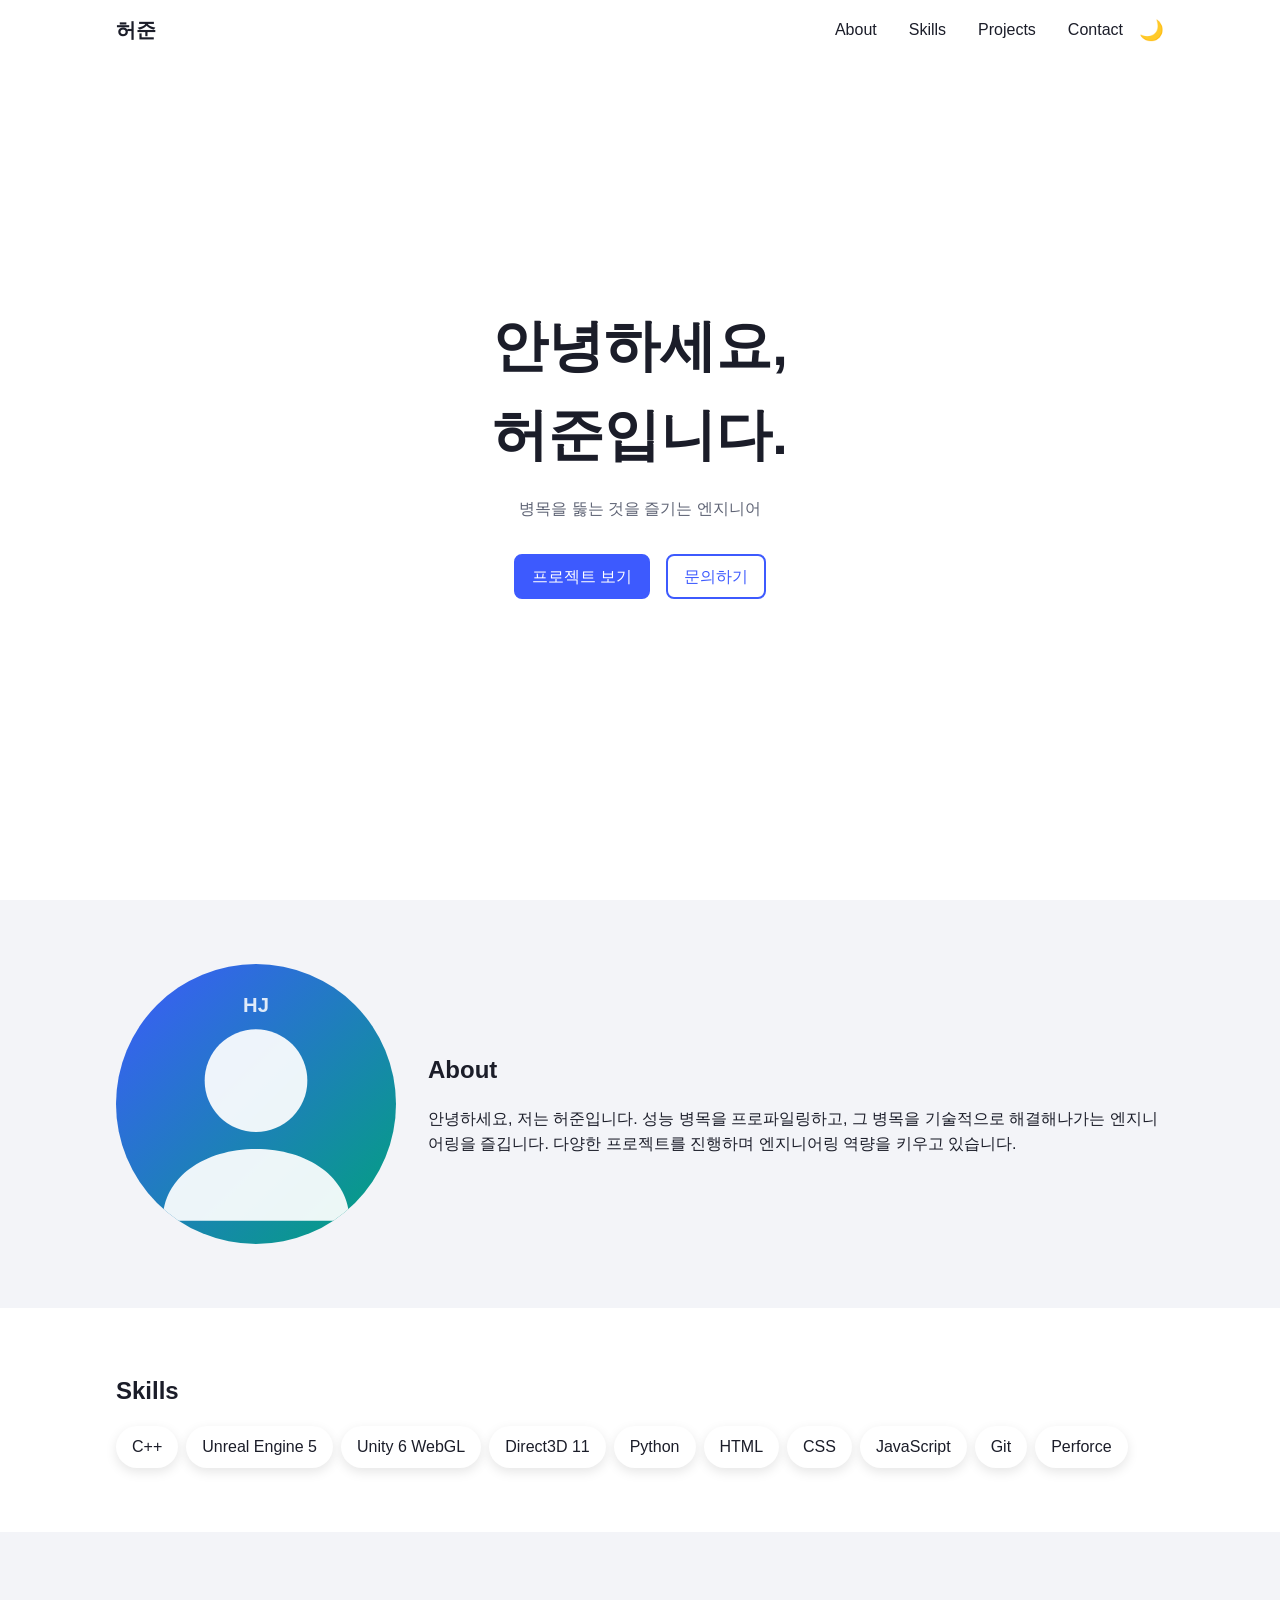
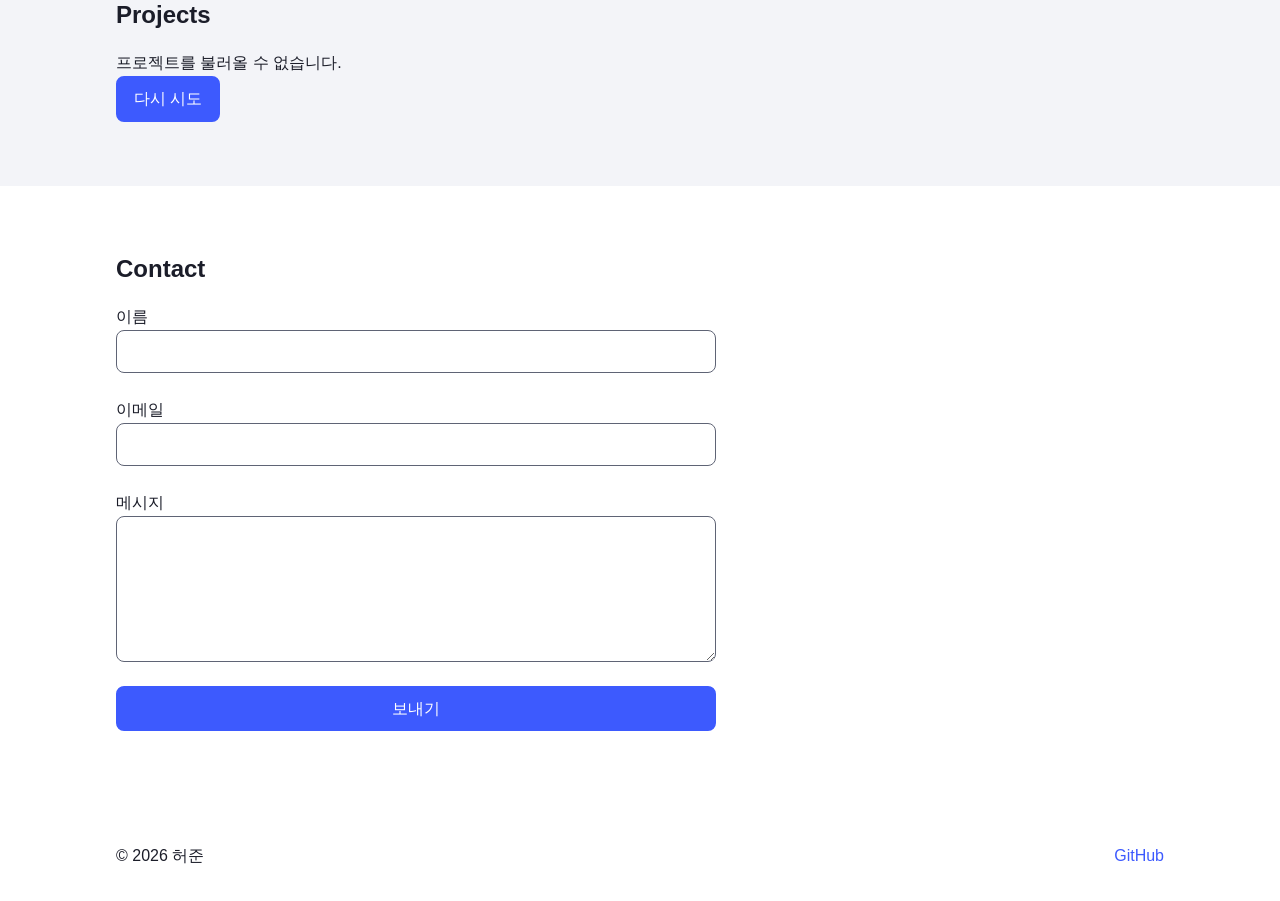
<file: index.html>
<!DOCTYPE html>
<html lang="ko">
<head>
  <meta charset="UTF-8">
  <meta name="viewport" content="width=device-width, initial-scale=1">
  <title>허준 | 포트폴리오</title>
  <link rel="stylesheet" href="css/style.css">
  <script src="js/main.js" defer></script>
</head>
<body>
  <header class="header">
    <nav class="nav container">
      <a class="logo" href="#hero">허준</a>

      <ul class="nav-menu" id="nav-menu">
        <li><a href="#about">About</a></li>
        <li><a href="#skills">Skills</a></li>
        <li><a href="#projects">Projects</a></li>
        <li><a href="#contact">Contact</a></li>
      </ul>

      <button class="icon-btn" id="theme-toggle" type="button" aria-label="다크 모드 전환">🌙</button>
      <button class="icon-btn nav-toggle" id="nav-toggle" type="button" aria-label="메뉴 열기">☰</button>
    </nav>
  </header>

  <main>
    <section class="section hero" id="hero">
      <div class="container">
        <h1>안녕하세요,<br>허준입니다.</h1>
        <p>병목을 뚫는 것을 즐기는 엔지니어</p>
        <div class="hero-buttons">
          <a class="btn" href="#projects">프로젝트 보기</a>
          <a class="btn btn-outline" href="#contact">문의하기</a>
        </div>
      </div>
    </section>

    <section class="section" id="about">
      <div class="container about reveal">
        <img src="images/profile.svg" alt="허준의 프로필 이미지">
        <div>
          <h2>About</h2>
          <p>
            안녕하세요, 저는 허준입니다. 성능 병목을 프로파일링하고, 그 병목을 기술적으로 해결해나가는 엔지니어링을 즐깁니다. 다양한 프로젝트를 진행하며 엔지니어링 역량을 키우고 있습니다.
          </p>
        </div>
      </div>
    </section>

    <section class="section" id="skills">
      <div class="container reveal">
        <h2>Skills</h2>
        <ul class="skills">
          <li>C++</li>
          <li>Unreal Engine 5</li>
          <li>Unity 6 WebGL</li>
          <li>Direct3D 11</li>
          <li>Python</li>
          <li>HTML</li>
          <li>CSS</li>
          <li>JavaScript</li>
          <li>Git</li>
          <li>Perforce</li>
        </ul>
      </div>
    </section>

    <section class="section" id="projects">
      <div class="container">
        <h2>Projects</h2>
        <div id="projects-status"></div>
        <div class="projects-grid" id="projects-grid"></div>
      </div>
    </section>

    <section class="section" id="contact">
      <div class="container reveal">
        <h2>Contact</h2>
        <form class="form" id="contact-form" novalidate>
          <label for="name">이름</label>
          <input type="text" id="name" name="name">
          <p class="error" id="name-error"></p>

          <label for="email">이메일</label>
          <input type="email" id="email" name="email">
          <p class="error" id="email-error"></p>

          <label for="message">메시지</label>
          <textarea id="message" name="message" rows="5"></textarea>
          <p class="error" id="message-error"></p>

          <button class="btn" type="submit">보내기</button>
          <p class="success" id="form-success"></p>
        </form>
      </div>
    </section>
  </main>

  <footer class="footer">
    <div class="container">
      <p>&copy; 2026 허준</p>
      <a href="https://github.com/nansu0425" target="_blank" rel="noopener">GitHub</a>
    </div>
  </footer>

  <button class="scroll-top" id="scroll-top" type="button" aria-label="맨 위로">↑</button>
</body>
</html>
</file>
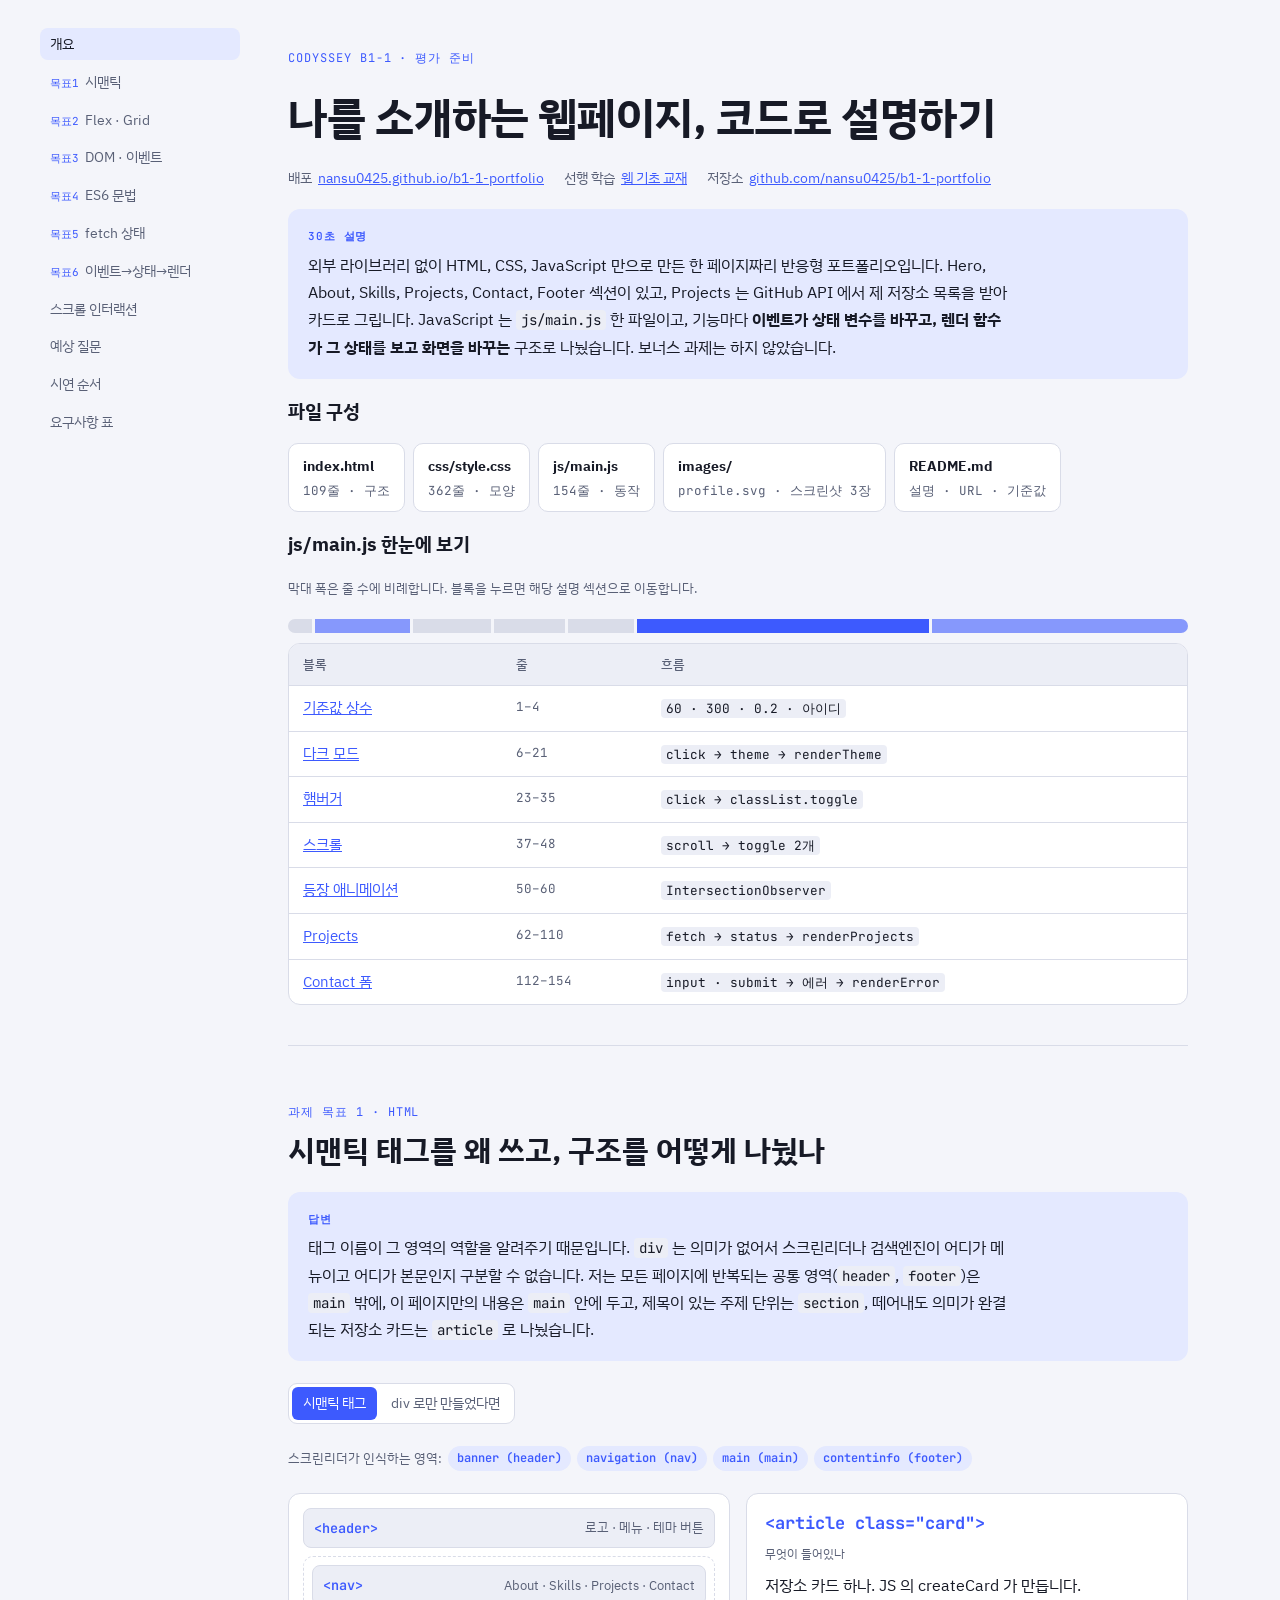
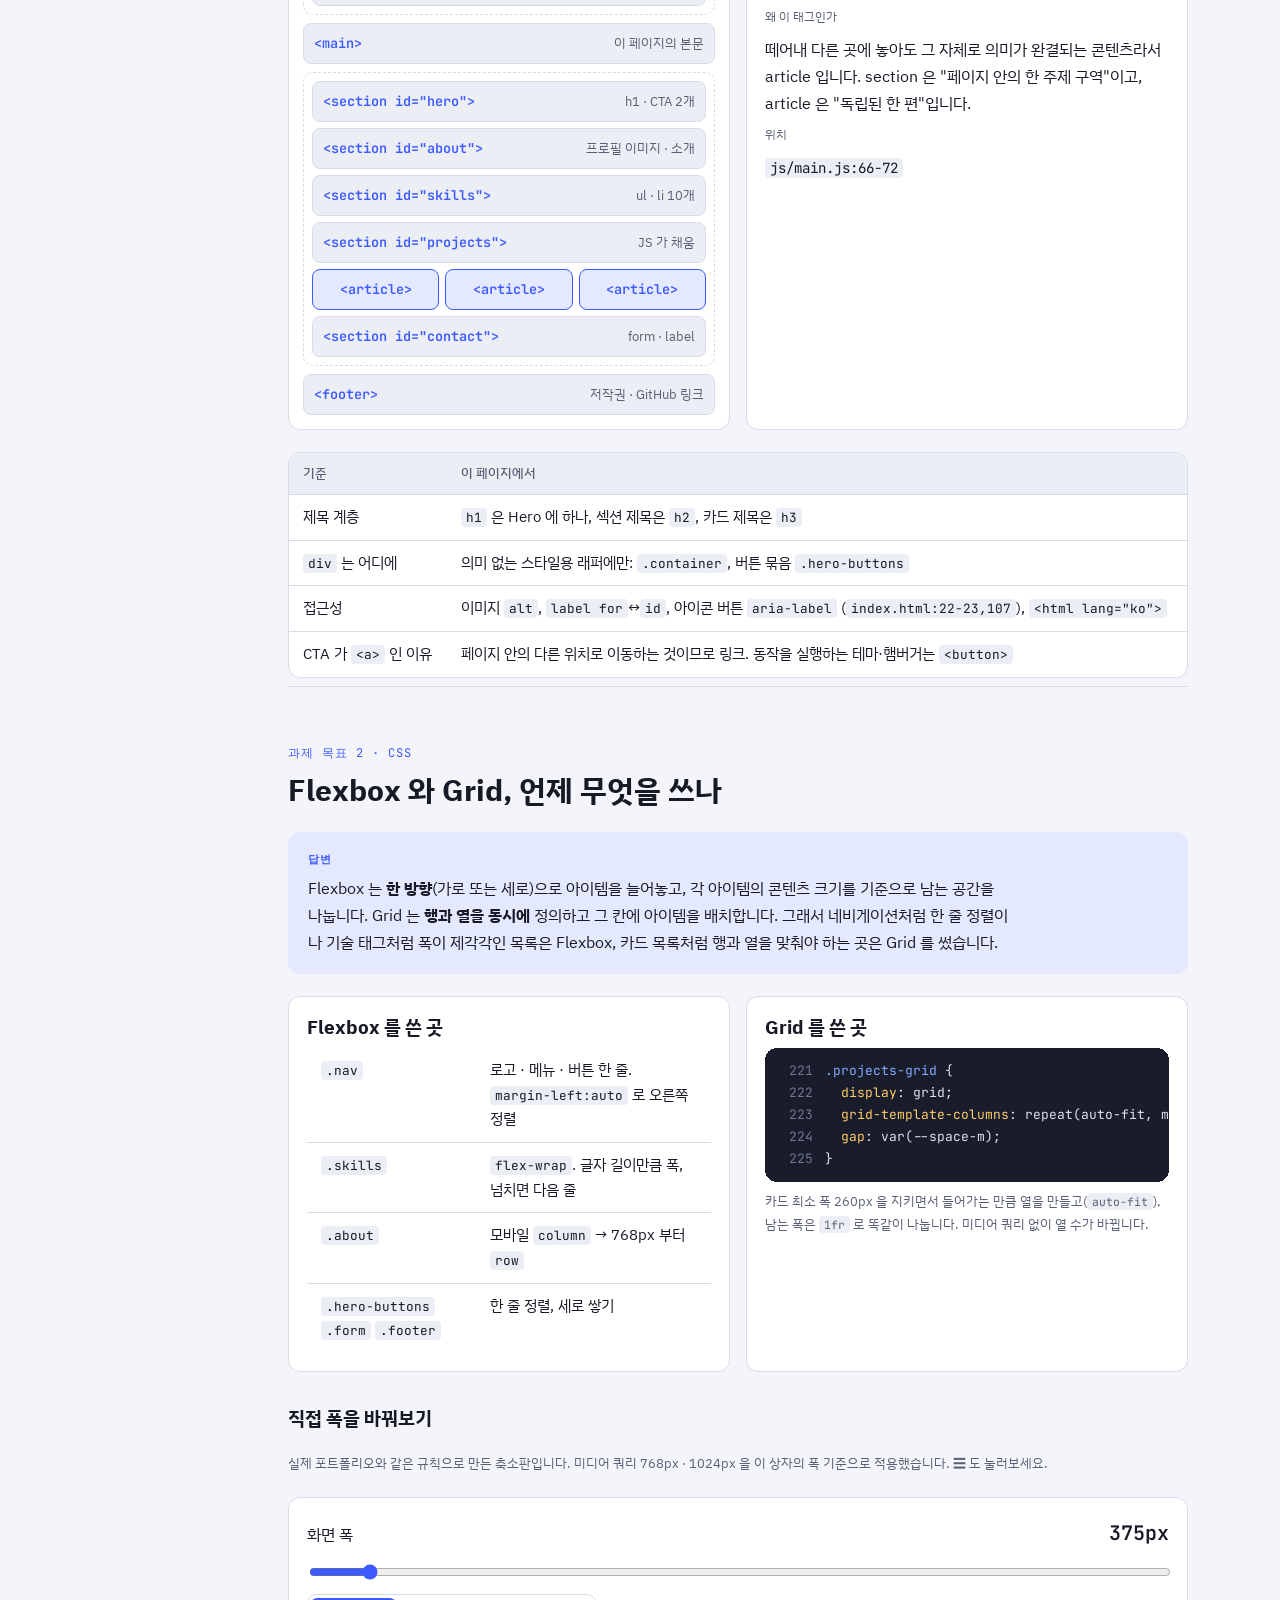
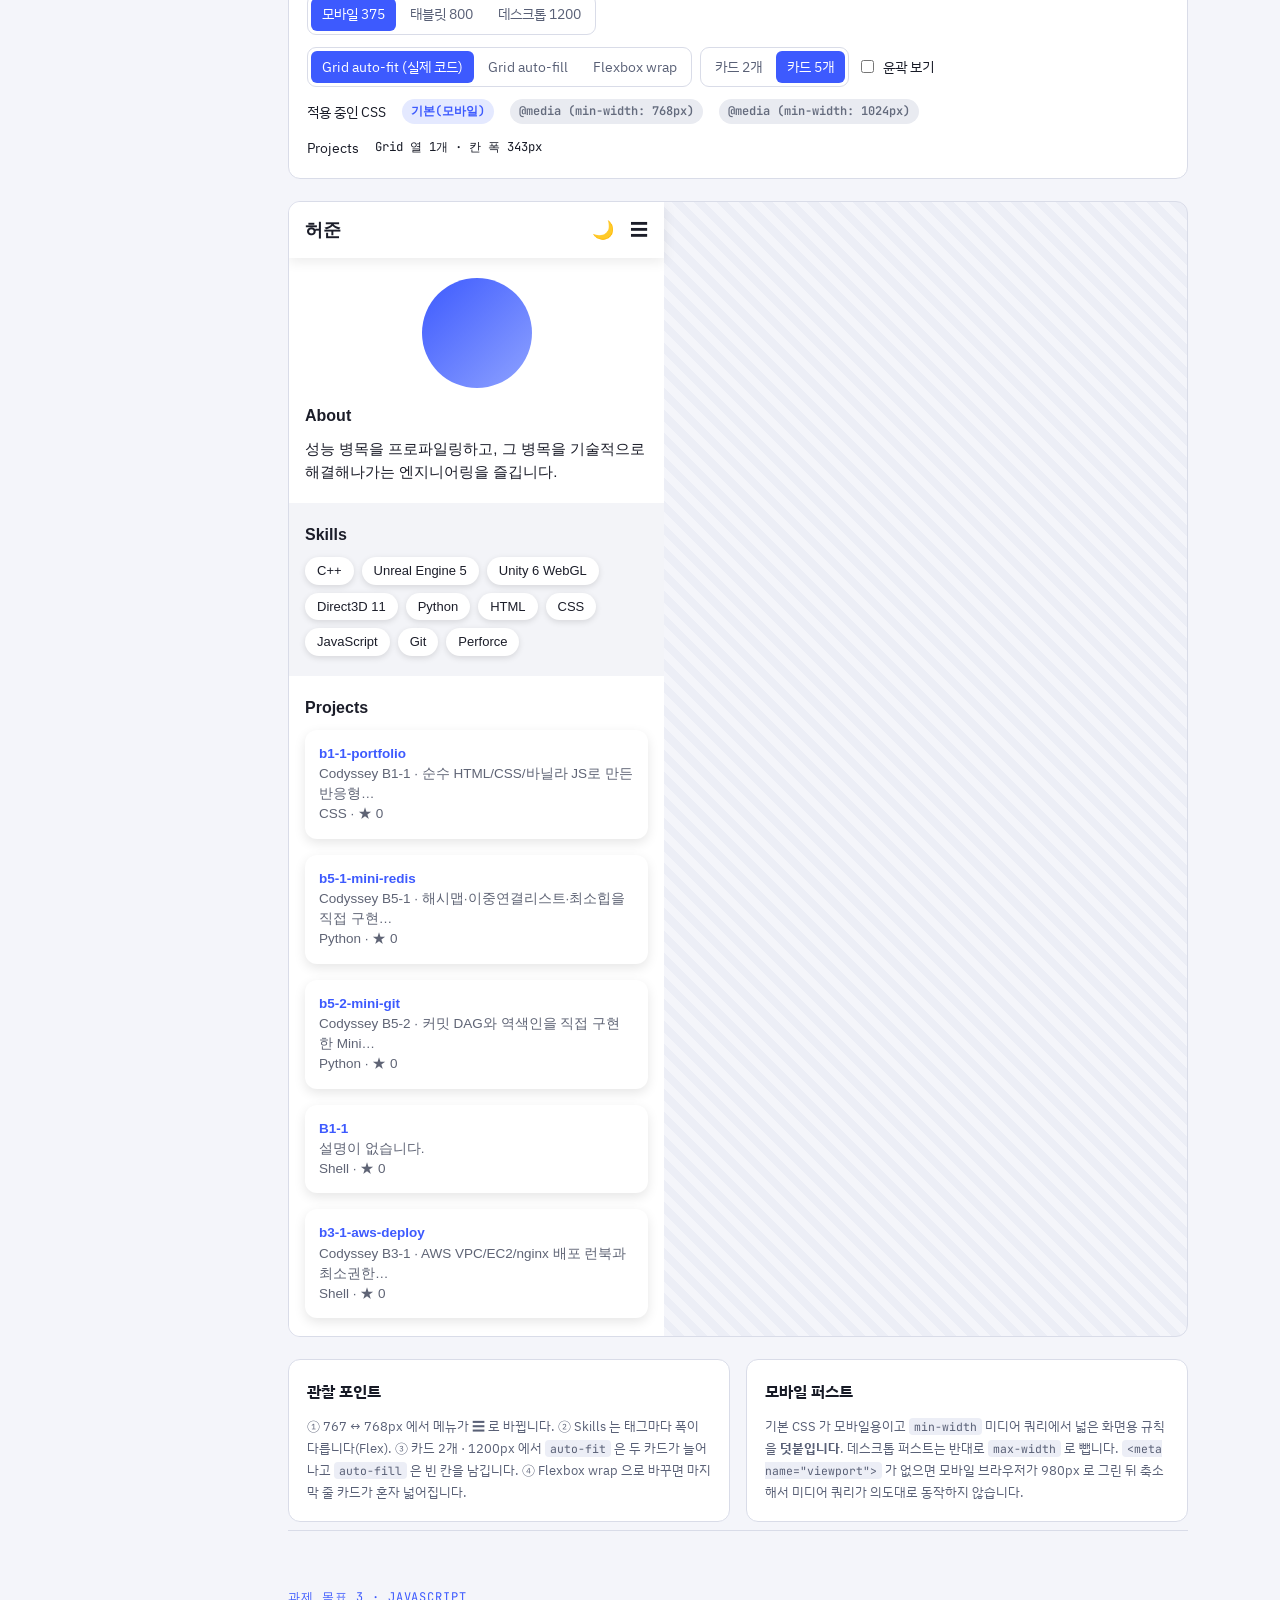
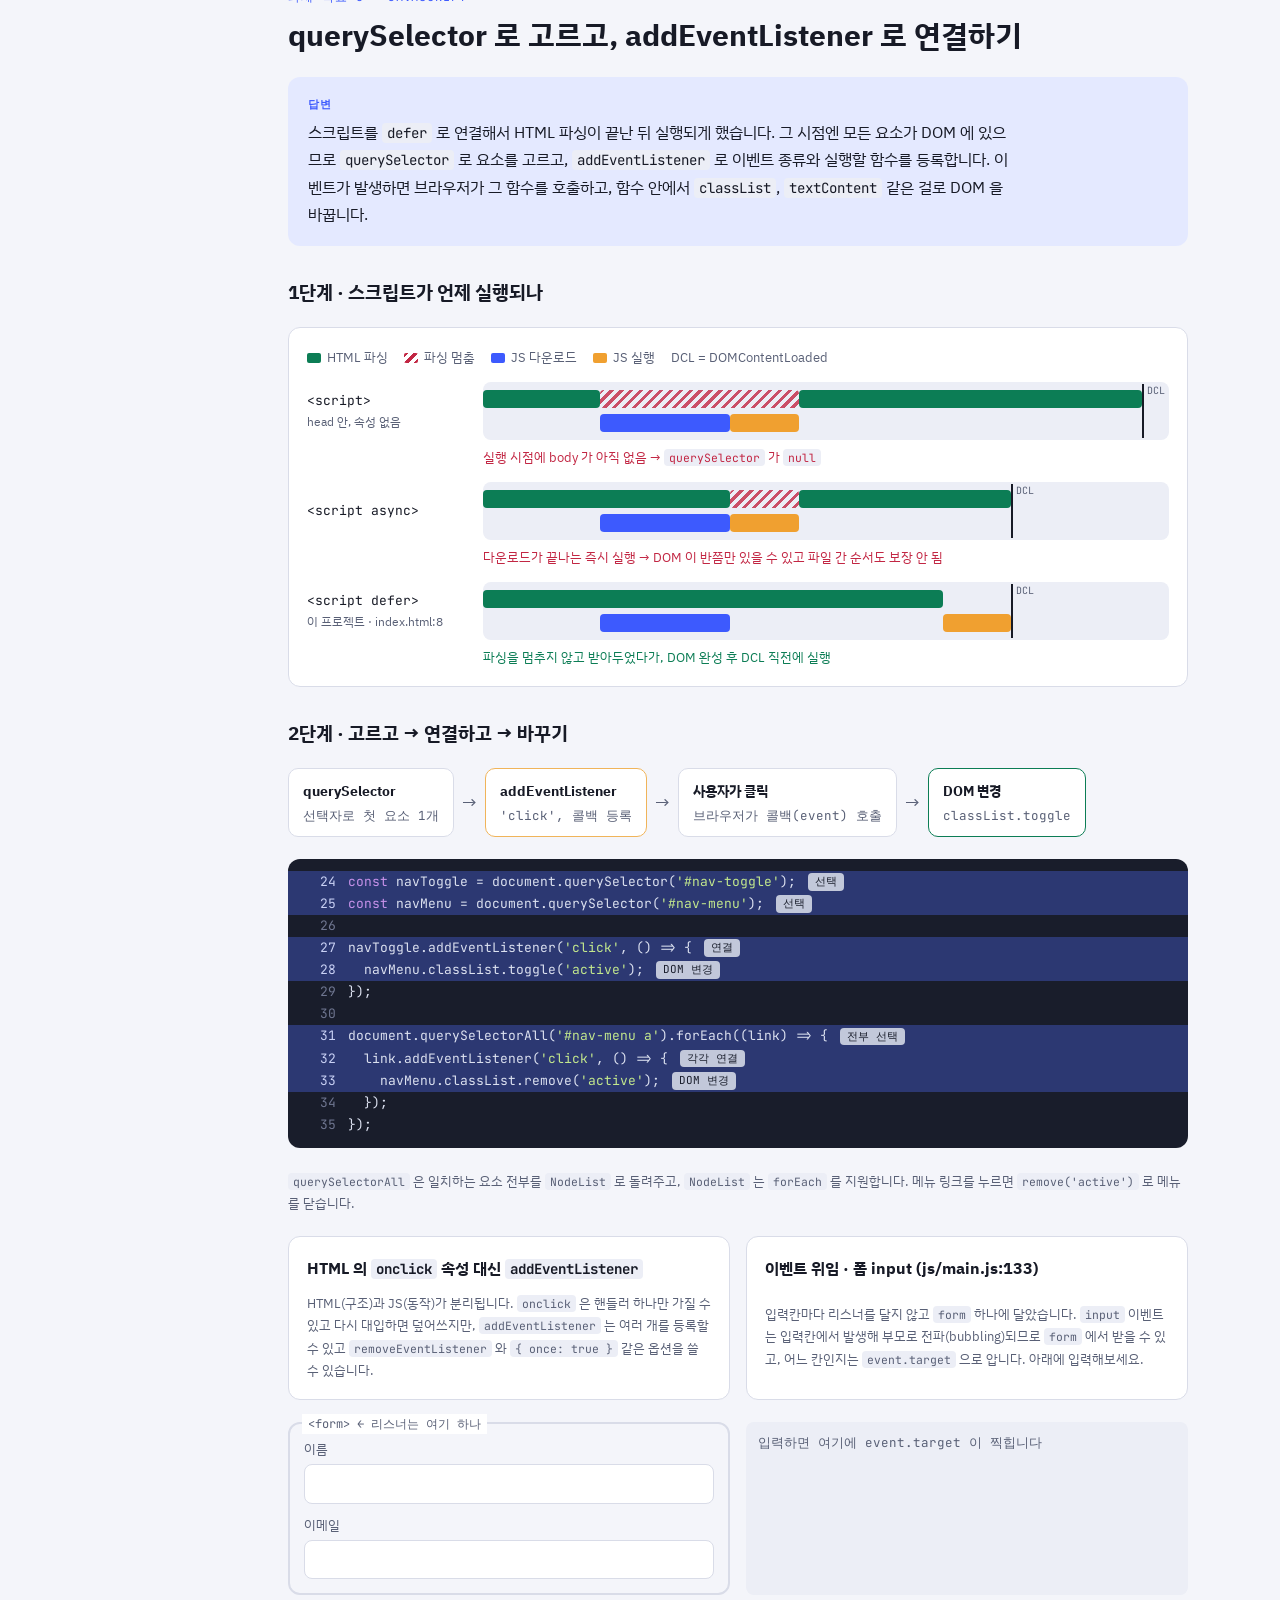
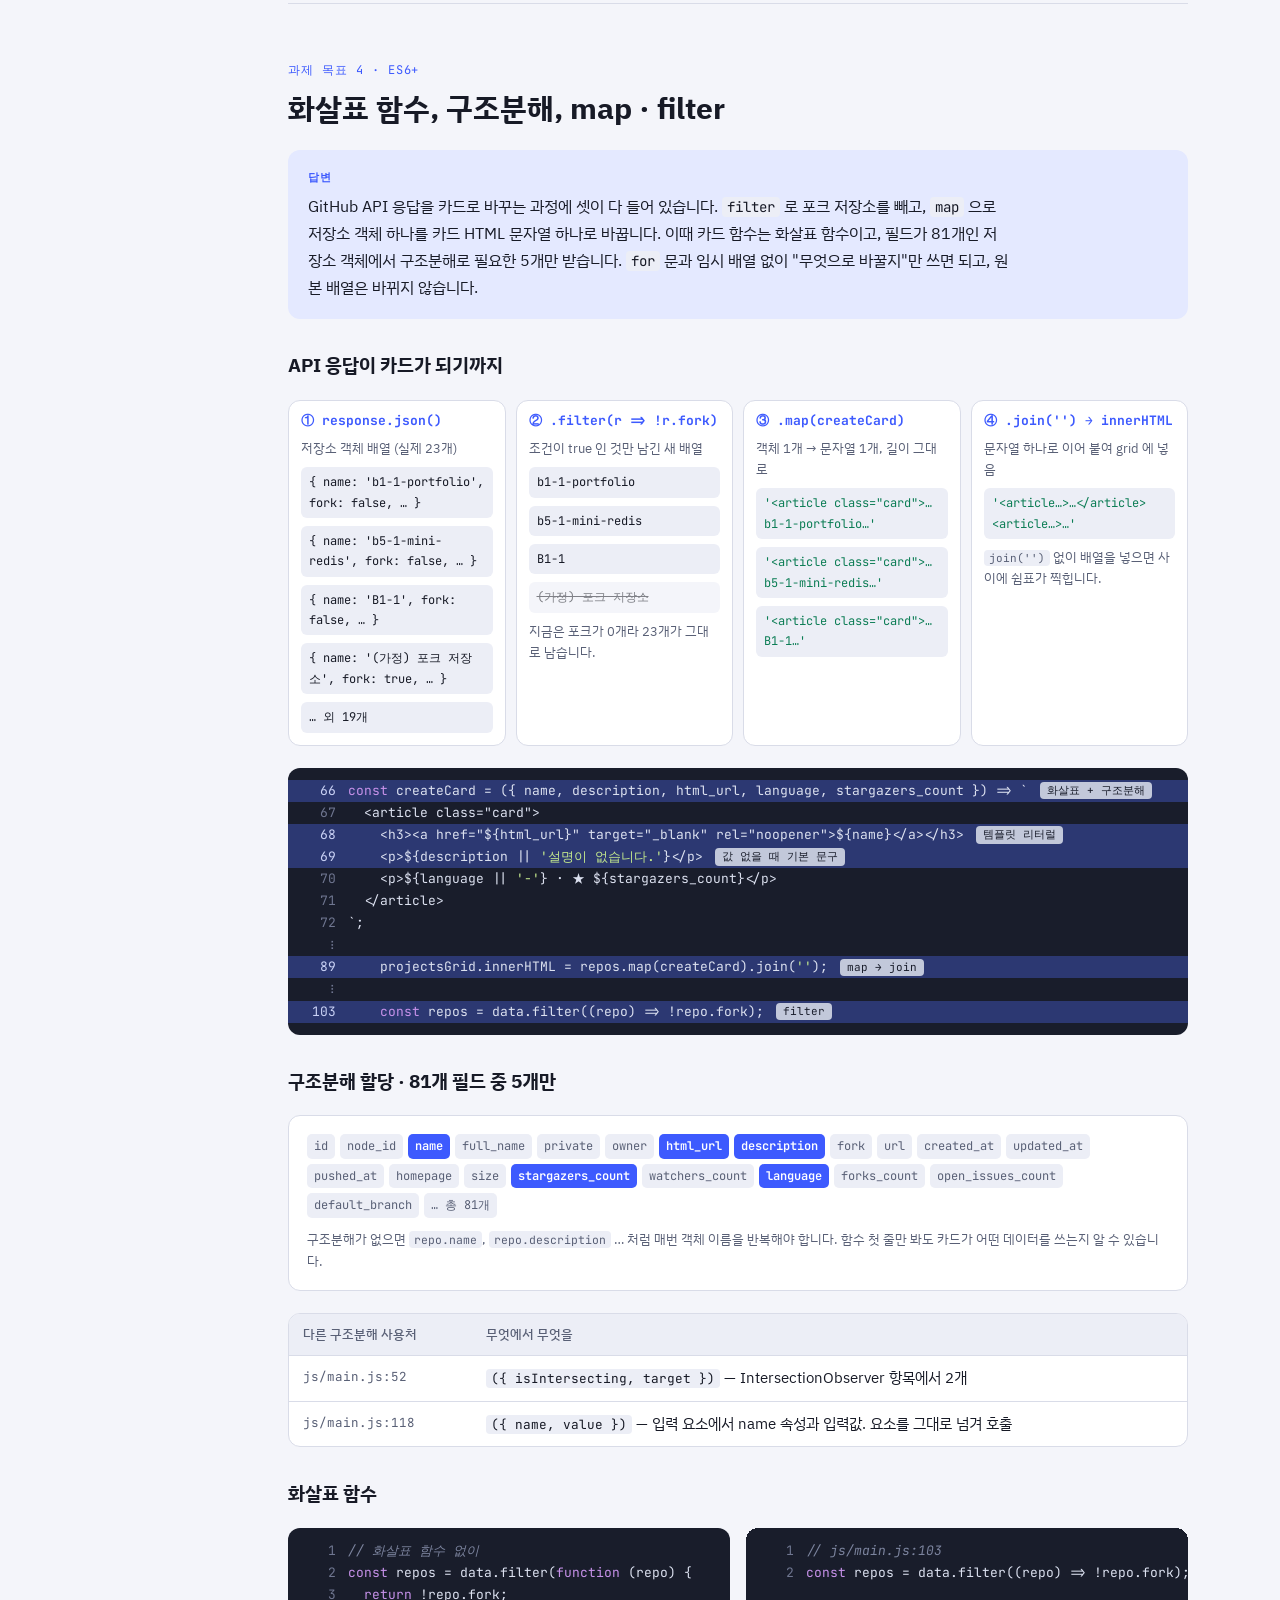
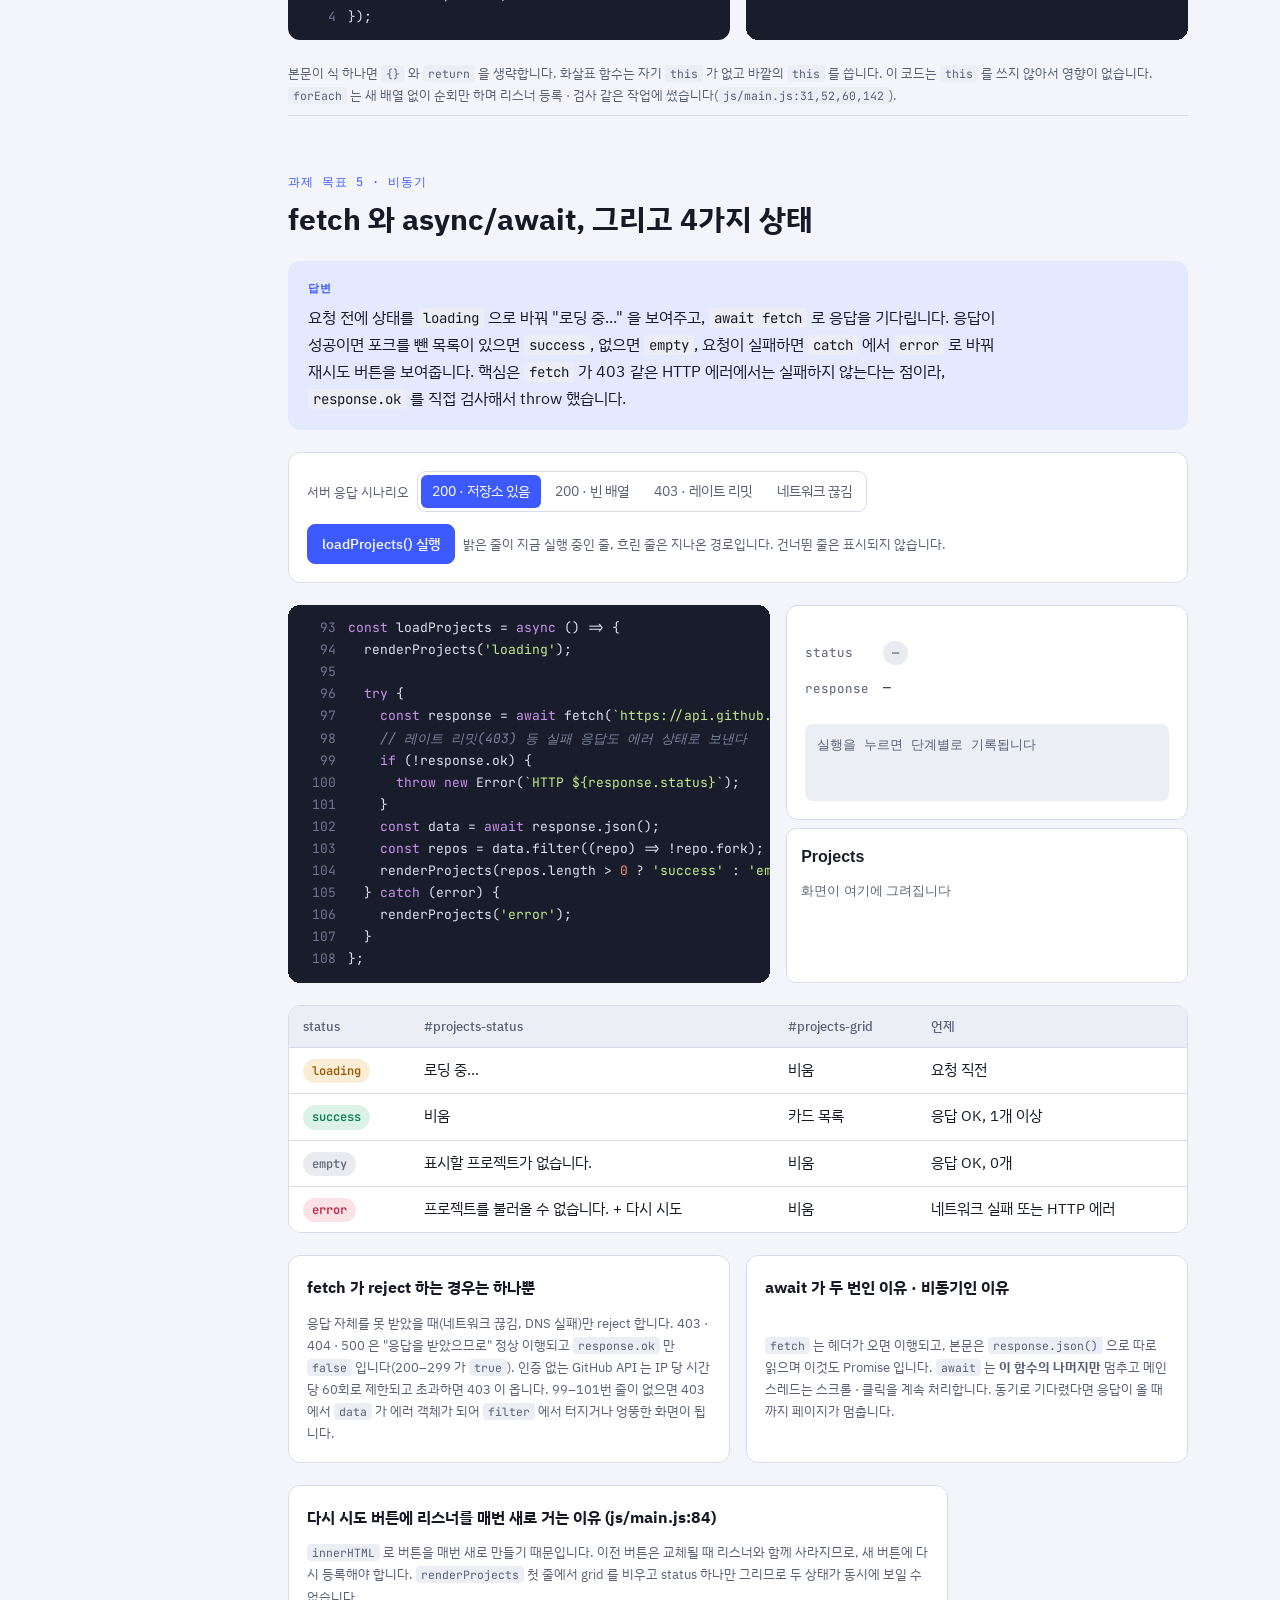
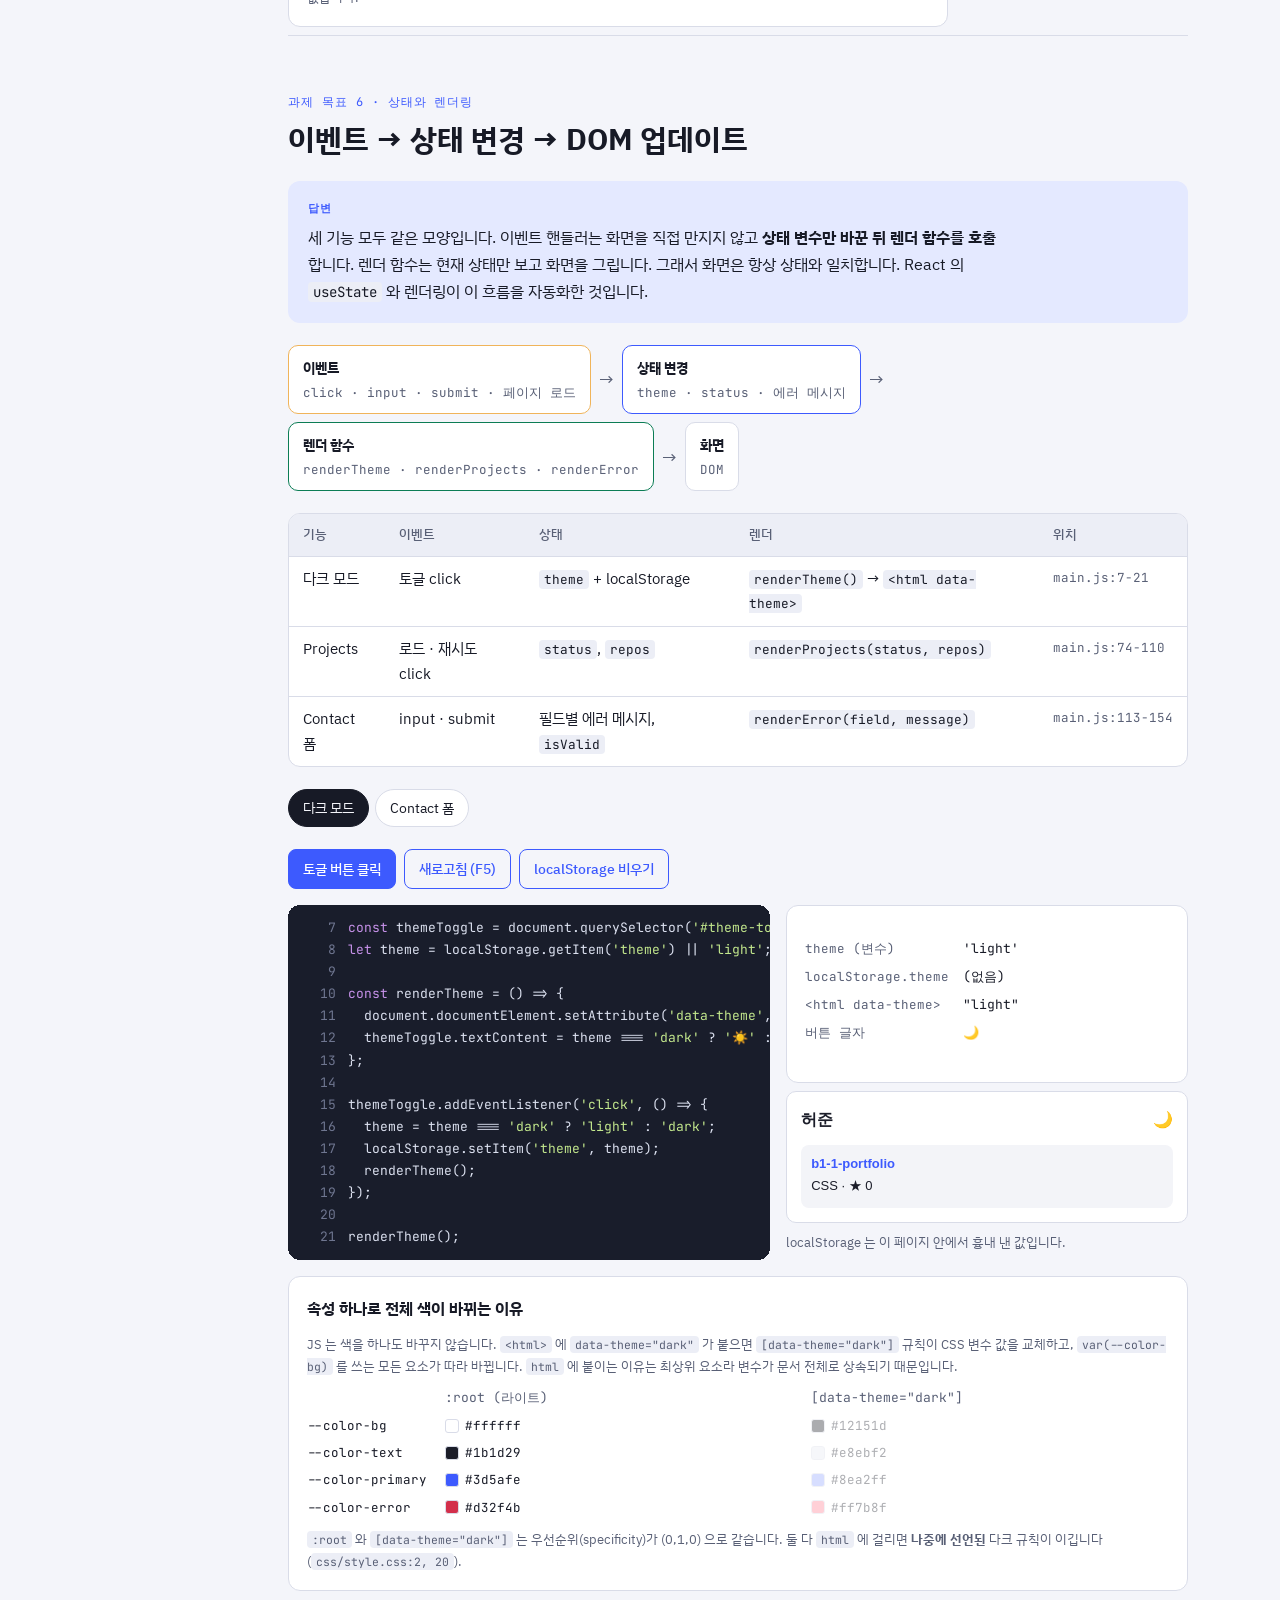
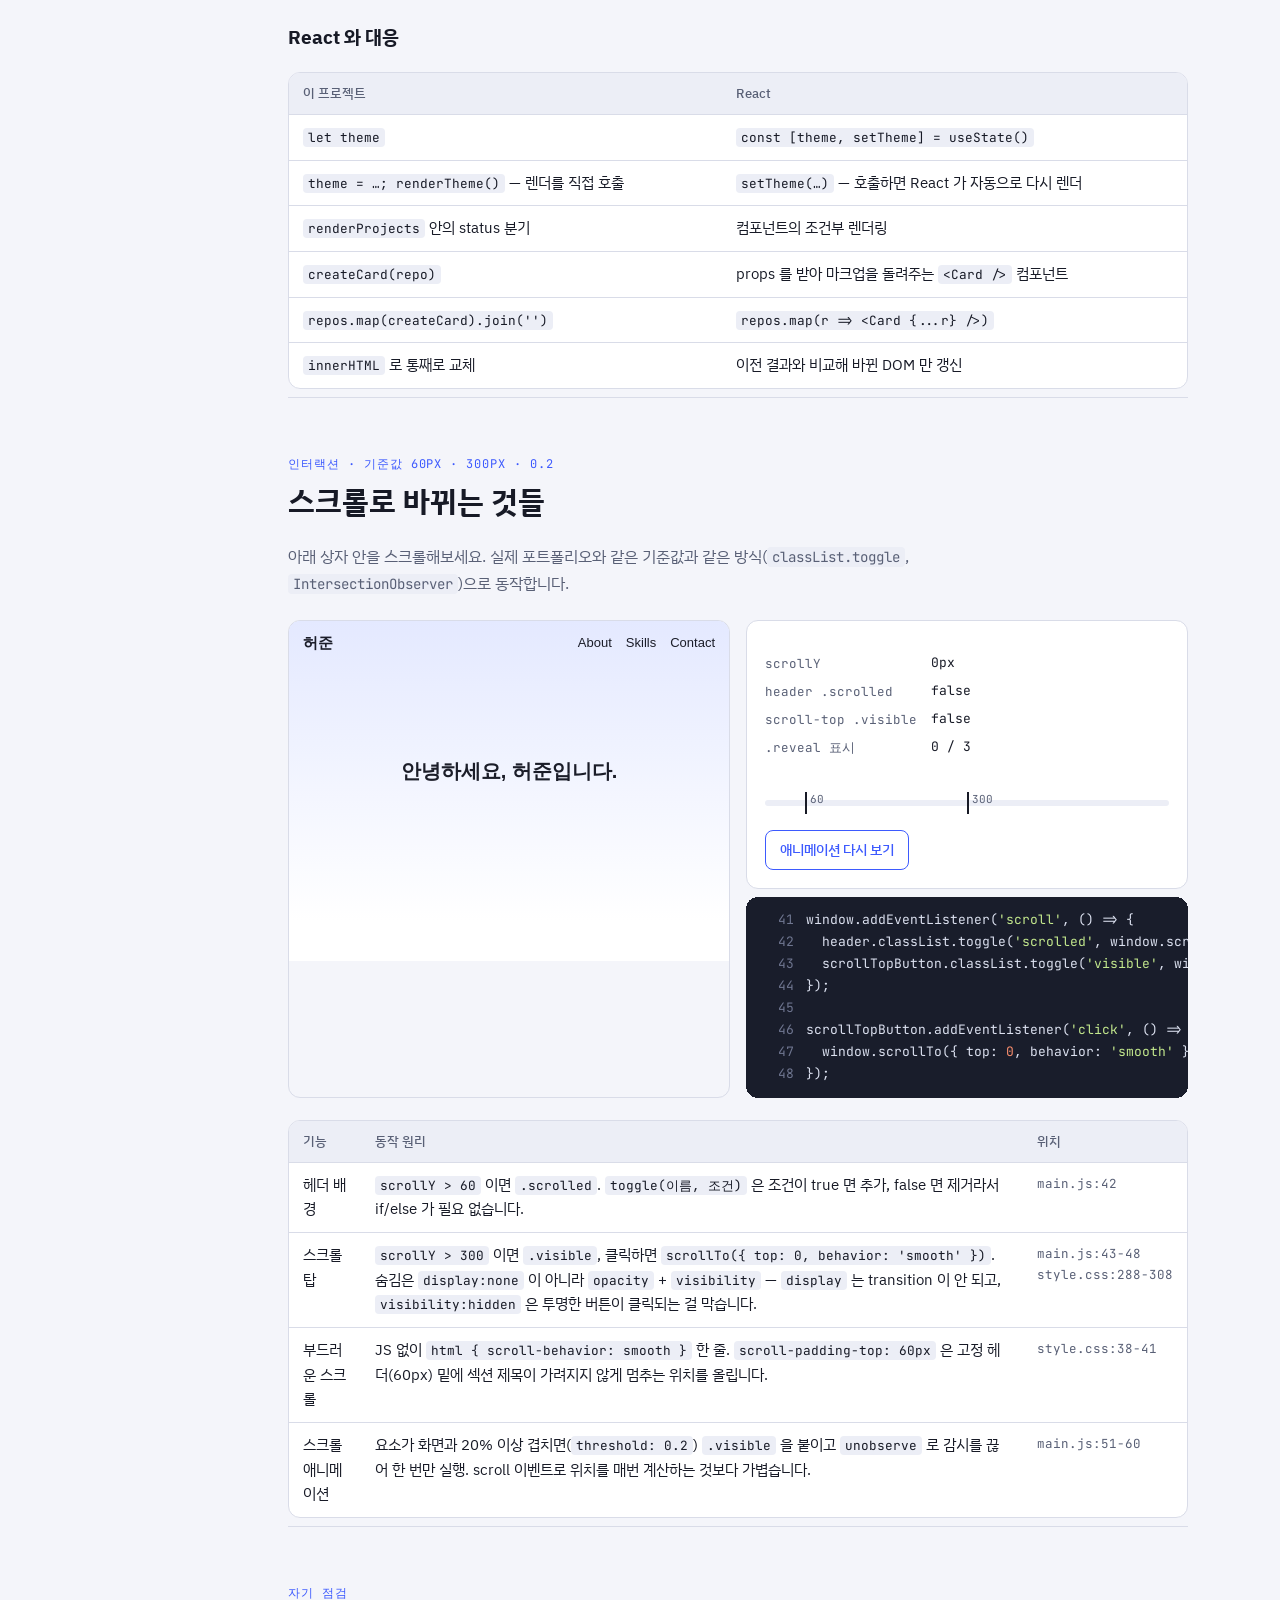
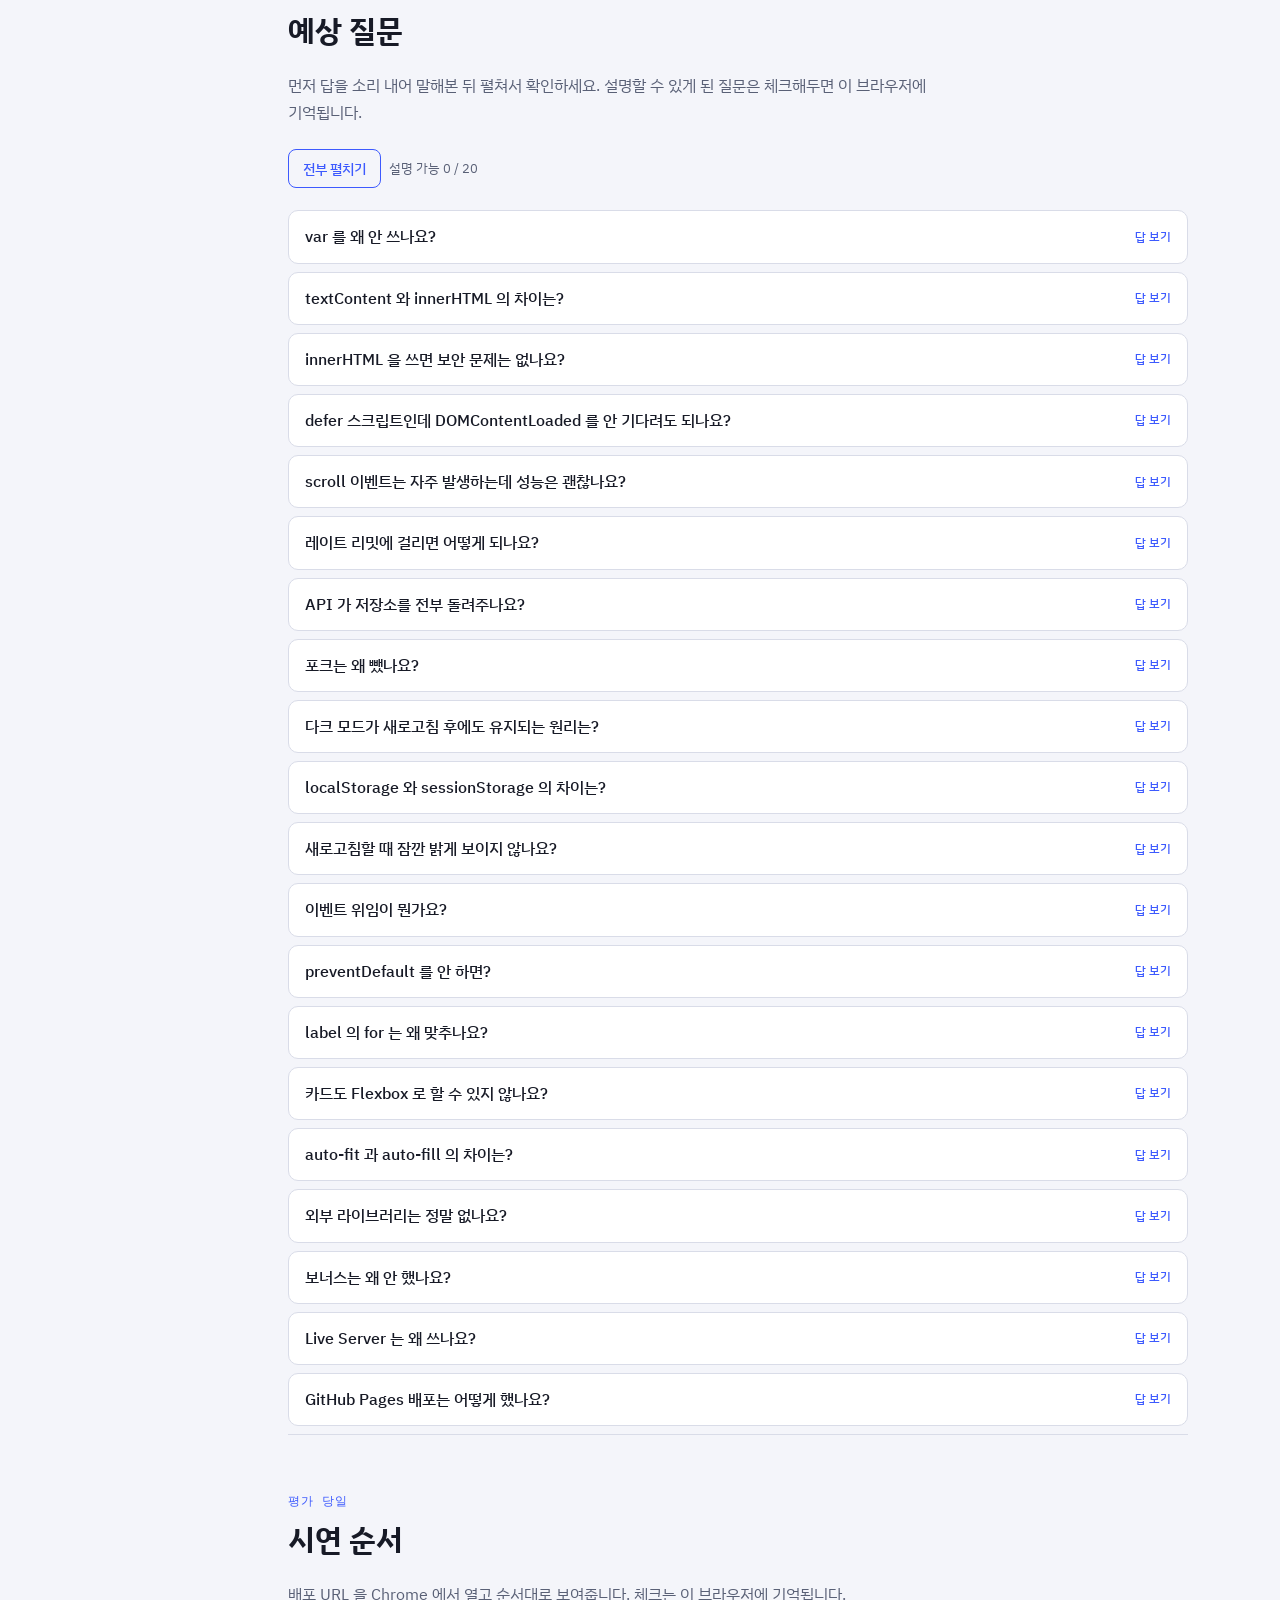
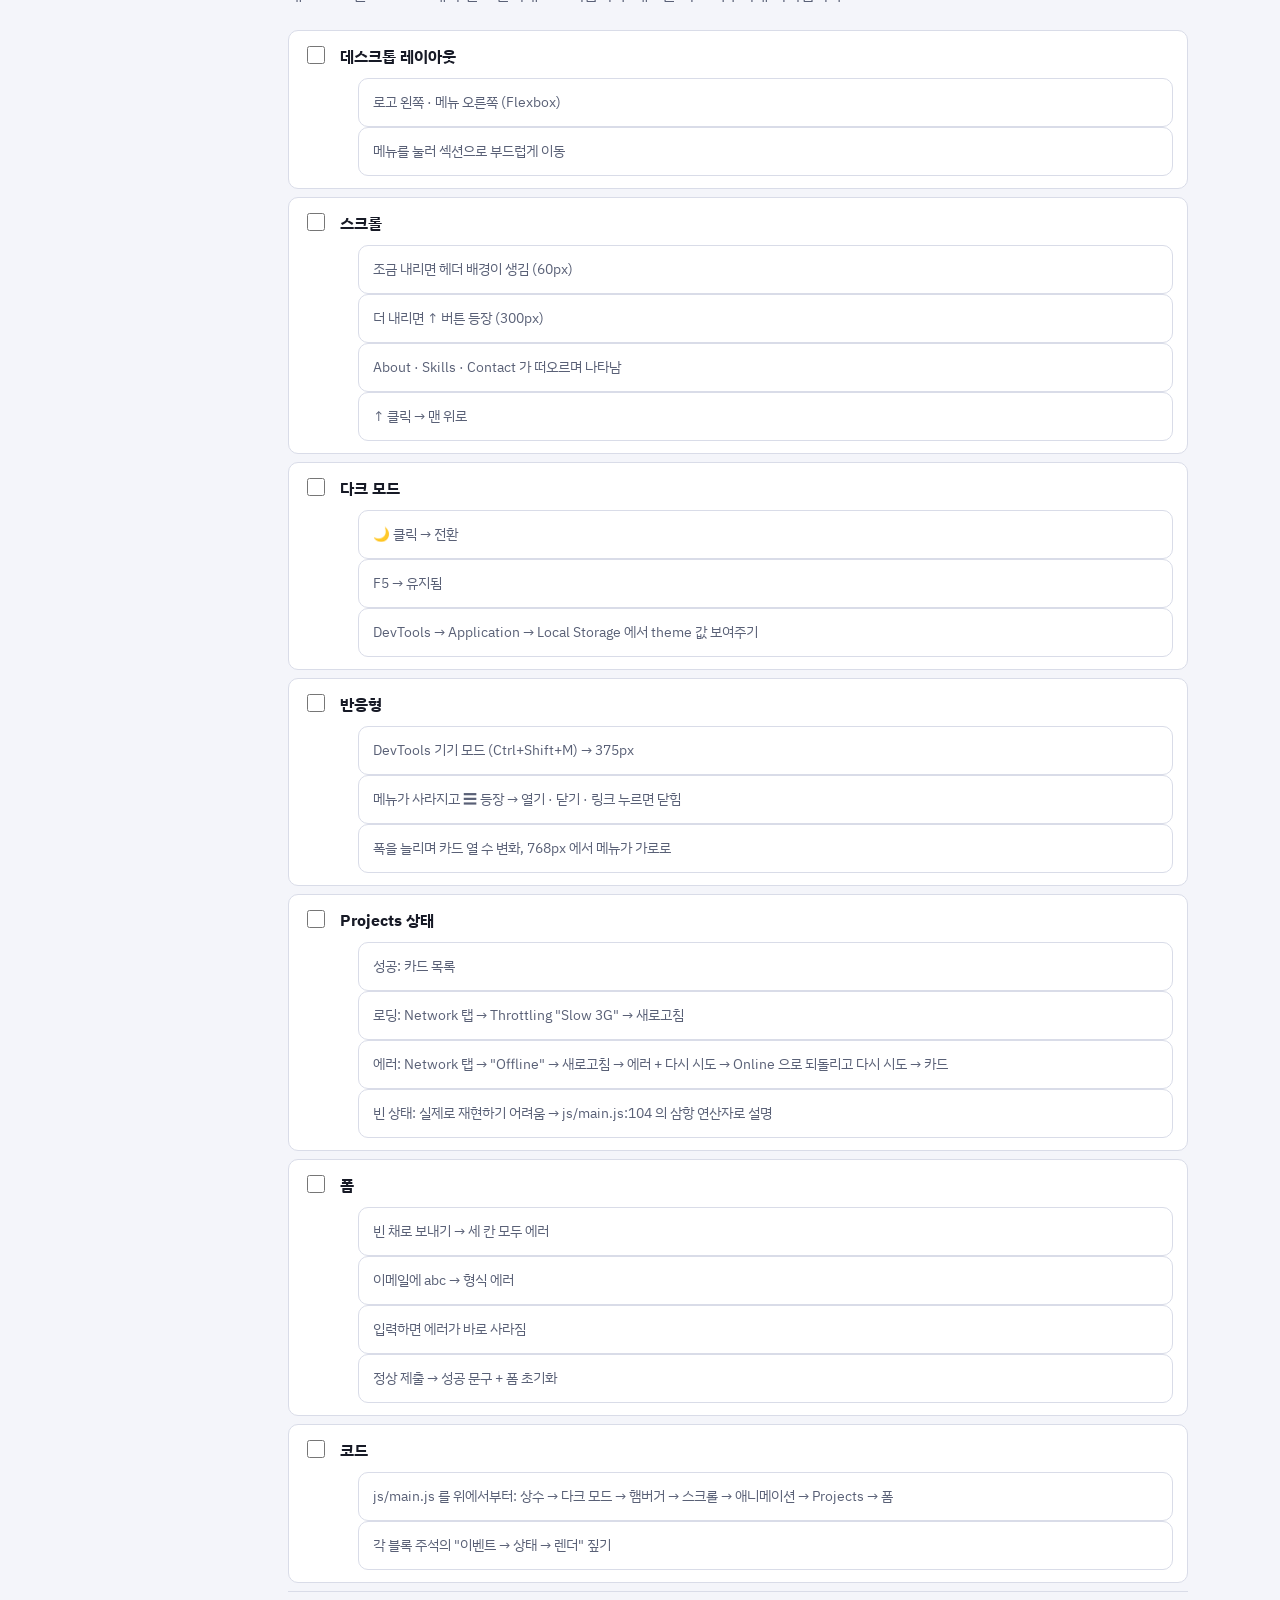
<file: docs/guide.html>
<!DOCTYPE html>
<html lang="ko">
<head>
<meta charset="UTF-8">
<meta name="viewport" content="width=device-width, initial-scale=1">
<title>B1-1 포트폴리오 해설</title>
<link rel="preconnect" href="https://fonts.googleapis.com">
<link rel="preconnect" href="https://fonts.gstatic.com" crossorigin>
<link rel="stylesheet" href="https://fonts.googleapis.com/css2?family=IBM+Plex+Sans+KR:wght@400;500;700&family=JetBrains+Mono:wght@400;600&display=swap">
<style>
:root {
  --bg: #F4F5FA;
  --surface: #FFFFFF;
  --surface-2: #ECEEF6;
  --ink: #171A26;
  --muted: #596076;
  --line: #D9DCE8;
  --accent: #3D5AFE;
  --accent-ink: #FFFFFF;
  --accent-soft: #E4E9FF;
  --ok: #0C7D55;
  --ok-soft: #DCF2E9;
  --err: #C22643;
  --err-soft: #FBE2E7;
  --warn: #9A5B06;
  --warn-soft: #FAEDD5;
  --idle: #646B7D;
  --idle-soft: #E9EBF1;
  --code-bg: #191D2B;
  --code-ink: #DCE1F0;
  --code-dim: #6F7690;
  --code-hl: #2C3872;
  --code-visited: #20263C;
  --sans: "IBM Plex Sans KR", "Malgun Gothic", "Apple SD Gothic Neo", sans-serif;
  --mono: "JetBrains Mono", Consolas, "D2Coding", monospace;
}
@media (prefers-color-scheme: dark) {
  :root:not([data-theme="light"]) {
    color-scheme: dark;
    --bg: #0E1119;
    --surface: #161A25;
    --surface-2: #1E2331;
    --ink: #E5E8F1;
    --muted: #9EA5B9;
    --line: #2A3042;
    --accent: #8EA2FF;
    --accent-ink: #0E1119;
    --accent-soft: #222A4C;
    --ok: #4FD1A1;
    --ok-soft: #15302A;
    --err: #FF7B8F;
    --err-soft: #3A1B24;
    --warn: #F0B45A;
    --warn-soft: #362914;
    --idle: #A0A7B8;
    --idle-soft: #232836;
    --code-bg: #0A0D14;
    --code-hl: #26315F;
    --code-visited: #161B2B;
  }
}
:root[data-theme="dark"] {
  color-scheme: dark;
  --bg: #0E1119;
  --surface: #161A25;
  --surface-2: #1E2331;
  --ink: #E5E8F1;
  --muted: #9EA5B9;
  --line: #2A3042;
  --accent: #8EA2FF;
  --accent-ink: #0E1119;
  --accent-soft: #222A4C;
  --ok: #4FD1A1;
  --ok-soft: #15302A;
  --err: #FF7B8F;
  --err-soft: #3A1B24;
  --warn: #F0B45A;
  --warn-soft: #362914;
  --idle: #A0A7B8;
  --idle-soft: #232836;
  --code-bg: #0A0D14;
  --code-hl: #26315F;
  --code-visited: #161B2B;
}

* { box-sizing: border-box; }
[hidden] { display: none !important; }
body {
  background: var(--bg);
  color: var(--ink);
  font-family: var(--sans);
  font-size: 16px;
  line-height: 1.7;
  padding-inline: 16px;
  padding-block: 0 80px;
}
h1, h2, h3, h4 { line-height: 1.3; text-wrap: balance; margin: 0; }
p { margin: 0; }
code, .mono { font-family: var(--mono); font-size: 0.88em; }
:not(pre) > code {
  background: var(--surface-2);
  padding: 1px 5px;
  border-radius: 4px;
}
a { color: var(--accent); }
button { font: inherit; color: inherit; }
button:focus-visible, input:focus-visible, textarea:focus-visible, a:focus-visible, summary:focus-visible {
  outline: 2px solid var(--accent);
  outline-offset: 2px;
}

/* 레이아웃 */
.layout {
  max-width: 1200px;
  margin: 0 auto;
  display: grid;
  grid-template-columns: minmax(0, 1fr);
  column-gap: 48px;
}
.toc {
  position: sticky;
  top: env(safe-area-inset-top, 0px);
  z-index: 20;
  background: var(--bg);
  margin-inline: -16px;
  padding: 10px 16px;
  border-bottom: 1px solid var(--line);
  overflow-x: auto;
}
.toc ul { list-style: none; margin: 0; padding: 0; display: flex; gap: 6px; white-space: nowrap; }
.toc a {
  display: block;
  padding: 4px 10px;
  border-radius: 999px;
  color: var(--muted);
  text-decoration: none;
  font-size: 14px;
}
.toc a .g { font-family: var(--mono); font-size: 11px; color: var(--accent); margin-right: 6px; }
.toc a.on { background: var(--accent-soft); color: var(--ink); }
@media (min-width: 1060px) {
  .layout { grid-template-columns: 200px minmax(0, 1fr); }
  .toc {
    top: calc(env(safe-area-inset-top, 0px) + 28px);
    align-self: start;
    margin: 28px 0 0;
    padding: 0;
    border: none;
    overflow: visible;
  }
  .toc ul { flex-direction: column; white-space: normal; }
  .toc a { border-radius: 8px; }
}
main { min-width: 0; max-width: 900px; }

/* 머리 */
.top { padding-block: 48px 40px; display: grid; gap: 20px; }
.kicker { font-family: var(--mono); font-size: 12px; letter-spacing: 0.08em; text-transform: uppercase; color: var(--accent); }
.top h1 { font-size: clamp(30px, 5vw, 44px); font-weight: 700; letter-spacing: -0.01em; }
.links { display: flex; flex-wrap: wrap; gap: 8px 20px; font-size: 14px; }
.links span { color: var(--muted); margin-right: 6px; }

/* 섹션 */
.sec { padding-block: 56px 8px; border-top: 1px solid var(--line); scroll-margin-top: 64px; display: grid; gap: 22px; }
.sec > header { display: grid; gap: 8px; }
.eyebrow { font-family: var(--mono); font-size: 12px; letter-spacing: 0.08em; text-transform: uppercase; color: var(--accent); }
.sec h2 { font-size: clamp(24px, 3.4vw, 30px); font-weight: 700; }
.sec h3 { font-size: 19px; font-weight: 700; margin-top: 12px; }
.lead { color: var(--muted); max-width: 64ch; }
.prose { max-width: 66ch; display: grid; gap: 10px; }

.say {
  background: var(--accent-soft);
  border-radius: 12px;
  padding: 18px 20px;
  display: grid;
  gap: 6px;
}
.say b.lbl { font-family: var(--mono); font-size: 11px; letter-spacing: 0.08em; color: var(--accent); font-weight: 600; }
.say p { max-width: 70ch; }

.panel { background: var(--surface); border: 1px solid var(--line); border-radius: 12px; padding: 18px; }
.hint { font-size: 13px; color: var(--muted); }
.row { display: flex; flex-wrap: wrap; gap: 8px; align-items: center; }
.grid2 { display: grid; gap: 16px; grid-template-columns: minmax(0, 1fr); }
@media (min-width: 760px) { .grid2 { grid-template-columns: minmax(0, 1fr) minmax(0, 1fr); } }
.sim { display: grid; gap: 16px; grid-template-columns: minmax(0, 1fr); }
@media (min-width: 800px) { .sim { grid-template-columns: minmax(0, 1.2fr) minmax(0, 1fr); } }

.btn {
  border: 1px solid var(--accent);
  background: var(--accent);
  color: var(--accent-ink);
  border-radius: 8px;
  padding: 7px 14px;
  font-size: 14px;
  font-weight: 500;
  cursor: pointer;
}
.btn.ghost { background: transparent; color: var(--accent); }
.btn:disabled { opacity: 0.5; cursor: default; }
.seg { display: inline-flex; flex-wrap: wrap; border: 1px solid var(--line); border-radius: 9px; padding: 3px; gap: 3px; background: var(--surface); }
.seg button { border: none; background: none; padding: 5px 11px; border-radius: 6px; cursor: pointer; font-size: 13.5px; color: var(--muted); }
.seg button[aria-pressed="true"] { background: var(--accent); color: var(--accent-ink); }

.pill { display: inline-block; font-family: var(--mono); font-size: 12px; padding: 2px 9px; border-radius: 999px; background: var(--idle-soft); color: var(--idle); font-weight: 600; }
.pill.loading { background: var(--warn-soft); color: var(--warn); }
.pill.success { background: var(--ok-soft); color: var(--ok); }
.pill.error { background: var(--err-soft); color: var(--err); }
.pill.empty { background: var(--idle-soft); color: var(--idle); }
.pill.on { background: var(--accent-soft); color: var(--accent); }

/* 표 */
.tbl-wrap { overflow-x: auto; border: 1px solid var(--line); border-radius: 12px; background: var(--surface); }
table { border-collapse: collapse; width: 100%; font-size: 14.5px; }
th, td { text-align: left; padding: 10px 14px; border-bottom: 1px solid var(--line); vertical-align: top; }
th { font-size: 12.5px; color: var(--muted); font-weight: 500; background: var(--surface-2); }
tr:last-child td { border-bottom: none; }
td.loc { font-family: var(--mono); font-size: 12.5px; color: var(--muted); white-space: nowrap; }

/* 코드 */
.code {
  margin: 0;
  background: var(--code-bg);
  color: var(--code-ink);
  border-radius: 12px;
  padding: 12px 0;
  overflow-x: auto;
  font-family: var(--mono);
  font-size: 13px;
  line-height: 1.7;
}
.code .cap { display: block; padding: 0 16px 8px; color: var(--code-dim); font-size: 12px; }
.ln { display: grid; grid-template-columns: 48px max-content auto; column-gap: 12px; padding-right: 14px; white-space: pre; transition: background 0.2s; }
.ln .n { color: var(--code-dim); text-align: right; user-select: none; }
.ln .t { justify-self: start; opacity: 0; font-size: 11px; padding: 0 7px; border-radius: 4px; align-self: center; line-height: 1.6; white-space: nowrap; }
.ln.visited { background: var(--code-visited); }
.ln.hl { background: var(--code-hl); }
.ln.hl .n, .ln.visited .n { color: #C9D1F5; }
.ln.hl .t, .ln.visited .t { opacity: 1; }
.ln.visited .t { opacity: 0.6; }
.t.ev { background: #F0B45A; color: #231800; }
.t.st { background: #8EA2FF; color: #0B1030; }
.t.rd { background: #4FD1A1; color: #032519; }
.t.ot { background: #C2C8DA; color: #191D2B; }
.t.er { background: #FF7B8F; color: #2A0610; }
.tk-k { color: #C792EA; }
.tk-s { color: #C3E88D; }
.tk-c { color: #7C849E; font-style: italic; }
.tk-d { color: #F78C6C; }
.tk-tag { color: #82AAFF; }
.tk-attr { color: #FFCB6B; }

/* 흐름 칩 */
.flow { display: flex; flex-wrap: wrap; align-items: stretch; gap: 8px; }
.flow .node { background: var(--surface); border: 1px solid var(--line); border-radius: 10px; padding: 10px 14px; display: grid; gap: 2px; min-width: 0; }
.flow .node b { font-size: 14px; }
.flow .node small { color: var(--muted); font-size: 12.5px; font-family: var(--mono); }
.flow .arrow { align-self: center; color: var(--muted); font-size: 18px; }
.node.ev { border-color: #F0B45A; }
.node.st { border-color: var(--accent); }
.node.rd { border-color: var(--ok); }

/* 1. 시맨틱 와이어프레임 */
.wire-wrap { display: grid; gap: 16px; grid-template-columns: minmax(0, 1fr); }
@media (min-width: 800px) { .wire-wrap { grid-template-columns: minmax(0, 1fr) minmax(0, 1fr); } }
.wire { display: grid; gap: 8px; background: var(--surface); border: 1px solid var(--line); border-radius: 12px; padding: 14px; }
.wb {
  border: 1.5px solid var(--line);
  background: var(--surface-2);
  border-radius: 8px;
  padding: 8px 10px;
  text-align: left;
  cursor: pointer;
  display: flex;
  justify-content: space-between;
  gap: 8px;
  align-items: center;
  font-size: 13.5px;
}
.wb .tag { font-family: var(--mono); font-weight: 600; color: var(--accent); }
.wb .what { color: var(--muted); font-size: 12.5px; }
.wb[aria-pressed="true"] { border-color: var(--accent); background: var(--accent-soft); }
.wbox { border: 1.5px dashed var(--line); border-radius: 10px; padding: 8px; display: grid; gap: 6px; }
.wbox > .wb { border-style: solid; }
.wire.divmode .wb .tag { color: var(--muted); }
.wcards { display: grid; grid-template-columns: repeat(3, minmax(0, 1fr)); gap: 6px; }
.wcards .wb { justify-content: center; }
.landmarks { display: flex; flex-wrap: wrap; gap: 6px; align-items: center; font-size: 13px; }
.info { display: grid; gap: 10px; align-content: start; }
.info h4 { font-family: var(--mono); font-size: 17px; color: var(--accent); }
.info dl { margin: 0; display: grid; gap: 8px; }
.info dt { font-size: 12px; color: var(--muted); }
.info dd { margin: 0; }

/* 2. 레이아웃 시뮬레이터 */
.ls-controls { display: grid; gap: 12px; }
.ls-controls input[type="range"] { width: 100%; accent-color: var(--accent); }
.ls-w { display: flex; justify-content: space-between; align-items: baseline; gap: 12px; flex-wrap: wrap; }
.ls-w output { font-family: var(--mono); font-size: 20px; font-weight: 600; }
.bp { display: flex; gap: 6px; flex-wrap: wrap; }
.ls-stage { position: relative; overflow: hidden; border-radius: 12px; border: 1px solid var(--line); background: repeating-linear-gradient(45deg, var(--surface-2) 0 8px, var(--bg) 8px 16px); }
.mini {
  container-type: inline-size;
  transform-origin: top left;
  background: #FFFFFF;
  color: #1B1D29;
  font-family: "Segoe UI", "Malgun Gothic", "Apple SD Gothic Neo", sans-serif;
  font-size: 15px;
  line-height: 1.5;
}
.m-nav { display: flex; align-items: center; gap: 16px; height: 56px; padding: 0 16px; position: relative; box-shadow: 0 4px 12px rgba(0,0,0,0.08); }
.m-logo { font-weight: 700; font-size: 18px; }
.m-menu { display: none; list-style: none; margin: 0; position: absolute; top: 56px; left: 0; width: 100%; padding: 12px 16px; background: #FFFFFF; box-shadow: 0 4px 12px rgba(0,0,0,0.1); z-index: 2; }
.m-menu.active { display: block; }
.m-menu li { padding: 4px 0; }
.m-icon { border: none; background: none; font-size: 18px; cursor: pointer; padding: 0; line-height: 1; }
.m-theme { margin-left: auto; }
.m-sec { padding: 20px 16px; }
.m-sec:nth-child(odd) { background: #F3F4F8; }
.m-sec h5 { margin: 0 0 10px; font-size: 16px; }
.m-about { display: flex; flex-direction: column; align-items: center; gap: 16px; }
.m-avatar { width: 110px; height: 110px; border-radius: 50%; background: linear-gradient(135deg, #3D5AFE, #8EA2FF); flex: none; }
.m-skills { list-style: none; margin: 0; padding: 0; display: flex; flex-wrap: wrap; gap: 8px; }
.m-skills li { padding: 4px 12px; border-radius: 999px; background: #FFFFFF; box-shadow: 0 2px 6px rgba(0,0,0,0.12); font-size: 13px; }
.m-grid { gap: 16px; }
.m-grid.fit { display: grid; grid-template-columns: repeat(auto-fit, minmax(260px, 1fr)); }
.m-grid.fill { display: grid; grid-template-columns: repeat(auto-fill, minmax(260px, 1fr)); }
.m-grid.flex { display: flex; flex-wrap: wrap; }
.m-grid.flex .m-card { flex: 1 1 260px; }
.m-card { padding: 14px; border-radius: 12px; background: #FFFFFF; box-shadow: 0 4px 12px rgba(0,0,0,0.1); font-size: 13.5px; }
.m-card b { color: #3D5AFE; }
.m-card p { color: #5F6475; margin: 0; }
.mini.outline .m-nav > * { outline: 2px dashed #E91E63; outline-offset: 2px; }
.mini.outline .m-skills > li { outline: 2px dashed #E91E63; }
.mini.outline .m-grid { outline: 2px dashed #00897B; outline-offset: 4px; }
.mini.outline .m-card { outline: 2px dashed #E91E63; }
.mini.outline .m-about > * { outline: 2px dashed #E91E63; }
@container (min-width: 768px) {
  .m-menu, .m-menu.active { display: flex; gap: 22px; position: static; width: auto; padding: 0; margin-left: auto; background: none; box-shadow: none; }
  .m-menu li { padding: 0; }
  .m-theme { margin-left: 0; }
  .m-burger { display: none; }
  .m-about { flex-direction: row; }
}
@container (min-width: 1024px) {
  .m-avatar { width: 150px; height: 150px; }
}
.ls-read { display: flex; flex-wrap: wrap; gap: 8px 16px; font-size: 14px; align-items: center; }

/* 3. 스크립트 타임라인 */
.tl { display: grid; gap: 14px; }
.tl-row { display: grid; gap: 6px; grid-template-columns: minmax(0, 1fr); }
@media (min-width: 700px) { .tl-row { grid-template-columns: 170px minmax(0, 1fr); align-items: center; } }
.tl-label { font-family: var(--mono); font-size: 13px; }
.tl-label small { display: block; font-family: var(--sans); color: var(--muted); font-size: 12px; }
.tl-track { position: relative; height: 58px; background: var(--surface-2); border-radius: 8px; }
.seg-b { position: absolute; height: 18px; border-radius: 4px; }
.seg-b.parse { top: 8px; background: var(--ok); }
.seg-b.pause { top: 8px; background: repeating-linear-gradient(135deg, var(--err) 0 3px, transparent 3px 7px); opacity: 0.8; }
.seg-b.dl { top: 32px; background: var(--accent); }
.seg-b.ex { top: 32px; background: #F0A030; }
.dcl { position: absolute; top: 2px; bottom: 2px; width: 2px; background: var(--ink); }
.dcl::after { content: "DCL"; position: absolute; top: -2px; left: 5px; font-family: var(--mono); font-size: 10px; color: var(--muted); }
.tl-note { font-size: 13px; color: var(--muted); grid-column: -2 / -1; }
.tl-note.bad { color: var(--err); }
.tl-note.good { color: var(--ok); }
.legend { display: flex; flex-wrap: wrap; gap: 6px 16px; font-size: 13px; color: var(--muted); }
.legend i { display: inline-block; width: 14px; height: 10px; border-radius: 2px; margin-right: 6px; vertical-align: middle; }

/* 버블링 데모 */
.bub { border: 2px solid var(--line); border-radius: 12px; padding: 14px; display: grid; gap: 10px; position: relative; transition: border-color 0.2s, box-shadow 0.2s; }
.bub .ftag { position: absolute; top: -10px; left: 12px; background: var(--surface); padding: 0 6px; font-family: var(--mono); font-size: 12px; color: var(--muted); }
.bub.flash { border-color: var(--accent); box-shadow: 0 0 0 4px var(--accent-soft); }
.bub input { transition: box-shadow 0.2s; }
.bub input.flash { box-shadow: 0 0 0 3px #F0B45A; }
.field { display: grid; gap: 4px; }
.field label { font-size: 13px; color: var(--muted); }
.field input, .field textarea {
  font: inherit;
  font-size: 14px;
  padding: 7px 10px;
  border: 1px solid var(--line);
  border-radius: 8px;
  background: var(--surface);
  color: var(--ink);
}
.field input.invalid, .field textarea.invalid { border-color: var(--err); }
.field .error { min-height: 1.3em; font-size: 12.5px; color: var(--err); }
.log { font-family: var(--mono); font-size: 12.5px; background: var(--surface-2); border-radius: 8px; padding: 10px 12px; min-height: 64px; display: grid; gap: 2px; align-content: start; }
.log div { overflow-wrap: anywhere; }
.log .old { color: var(--muted); }

/* 4. 파이프라인 */
.pipe { display: grid; gap: 10px; grid-template-columns: minmax(0, 1fr); }
@media (min-width: 860px) { .pipe { grid-template-columns: repeat(4, minmax(0, 1fr)); } }
.stage { background: var(--surface); border: 1px solid var(--line); border-radius: 12px; padding: 12px; display: grid; gap: 8px; align-content: start; }
.stage h4 { font-size: 13px; font-family: var(--mono); color: var(--accent); }
.stage .cap { font-size: 12.5px; color: var(--muted); }
.item { font-family: var(--mono); font-size: 12px; background: var(--surface-2); border-radius: 6px; padding: 5px 8px; overflow-wrap: anywhere; }
.item.drop { text-decoration: line-through; opacity: 0.55; }
.item.str { color: var(--ok); }
.fields { display: flex; flex-wrap: wrap; gap: 5px; font-family: var(--mono); font-size: 12px; }
.fields span { padding: 2px 7px; border-radius: 5px; background: var(--surface-2); color: var(--muted); }
.fields span.pick { background: var(--accent); color: var(--accent-ink); font-weight: 600; }

/* 5. fetch 시뮬레이터 · 미니 렌더 */
.render { border: 1px solid var(--line); border-radius: 10px; padding: 14px; background: #FFFFFF; color: #1B1D29; min-height: 130px; display: grid; gap: 10px; align-content: start; font-family: "Segoe UI", "Malgun Gothic", sans-serif; font-size: 14px; }
.render .r-h { font-weight: 700; font-size: 16px; }
.render .r-cards { display: grid; grid-template-columns: repeat(auto-fit, minmax(150px, 1fr)); gap: 8px; }
.render .r-card { box-shadow: 0 3px 10px rgba(0,0,0,0.1); border-radius: 8px; padding: 8px 10px; font-size: 12.5px; }
.render .r-card b { color: #3D5AFE; display: block; }
.render .r-card p { color: #5F6475; }
.render .r-btn { justify-self: start; border: 2px solid #3D5AFE; background: #3D5AFE; color: #fff; border-radius: 8px; padding: 4px 12px; cursor: pointer; font-size: 13px; }
.spin { width: 18px; height: 18px; border: 3px solid #D6DBF5; border-top-color: #3D5AFE; border-radius: 50%; display: inline-block; vertical-align: middle; margin-right: 8px; animation: spin 0.8s linear infinite; }
@keyframes spin { to { transform: rotate(360deg); } }
.statebox { display: grid; gap: 8px; }
.kv { display: grid; grid-template-columns: max-content minmax(0, 1fr); gap: 6px 14px; font-size: 13.5px; align-items: center; }
.kv dt { font-family: var(--mono); color: var(--muted); font-size: 12.5px; }
.kv dd { margin: 0; font-family: var(--mono); font-size: 13px; overflow-wrap: anywhere; }
.kv dd.flash { animation: flash 0.8s; }
@keyframes flash { from { background: #F0B45A; color: #231800; } to { background: transparent; } }

/* 6. 다크 모드 프리뷰 */
.pv { border-radius: 10px; padding: 14px; background: #FFFFFF; color: #1B1D29; border: 1px solid #D9DCE8; display: grid; gap: 8px; transition: background 0.35s, color 0.35s; font-family: "Segoe UI", "Malgun Gothic", sans-serif; }
.pv .pv-nav { display: flex; justify-content: space-between; font-weight: 700; }
.pv .pv-card { background: #F3F4F8; border-radius: 8px; padding: 8px 10px; font-size: 13px; transition: background 0.35s; }
.pv .pv-card b { color: #3D5AFE; transition: color 0.35s; }
.pv.dark { background: #12151D; color: #E8EBF2; border-color: #2A3042; }
.pv.dark .pv-card { background: #1C212C; }
.pv.dark .pv-card b { color: #8EA2FF; }
.cssvars { display: grid; gap: 6px; font-family: var(--mono); font-size: 12.5px; }
.cssvars .v { display: grid; grid-template-columns: 130px 1fr 1fr; gap: 8px; align-items: center; }
.sw { display: inline-flex; align-items: center; gap: 6px; }
.sw i { width: 14px; height: 14px; border-radius: 3px; border: 1px solid var(--line); display: inline-block; }
.sw.dim { opacity: 0.35; }

.tabs { display: flex; flex-wrap: wrap; gap: 6px; }
.tabs button { border: 1px solid var(--line); background: var(--surface); border-radius: 999px; padding: 6px 14px; cursor: pointer; font-size: 14px; }
.tabs button[aria-selected="true"] { background: var(--ink); color: var(--bg); border-color: var(--ink); }

/* 7. 스크롤 데모 */
.ss-wrap { position: relative; border: 1px solid var(--line); border-radius: 12px; overflow: hidden; }
.ss { height: 340px; overflow-y: auto; background: #FFFFFF; color: #1B1D29; font-family: "Segoe UI", "Malgun Gothic", sans-serif; position: relative; }
.ss-head { position: sticky; top: 0; height: 44px; margin-bottom: -44px; display: flex; align-items: center; gap: 14px; padding: 0 14px; z-index: 2; transition: background 0.3s, box-shadow 0.3s; font-size: 13px; }
.ss-head.scrolled { background: #FFFFFF; box-shadow: 0 4px 12px rgba(0,0,0,0.12); }
.ss-head b { margin-right: auto; font-size: 15px; }
.ss-head a { color: #1B1D29; text-decoration: none; cursor: pointer; }
.ss-hero { height: 300px; display: grid; place-items: center; background: linear-gradient(180deg, #E4E9FF, #FFFFFF); font-size: 20px; font-weight: 700; }
.ss-sec { min-height: 240px; padding: 24px 16px; }
.ss-sec:nth-of-type(even) { background: #F3F4F8; }
.ss-box { padding: 16px; border-radius: 10px; background: #FFFFFF; box-shadow: 0 4px 12px rgba(0,0,0,0.1); opacity: 0; transform: translateY(30px); transition: opacity 0.6s, transform 0.6s; }
.ss-box.visible { opacity: 1; transform: none; }
.ss-top { position: absolute; right: 14px; bottom: 14px; width: 38px; height: 38px; border-radius: 50%; border: none; background: #3D5AFE; color: #fff; font-size: 17px; cursor: pointer; opacity: 0; visibility: hidden; transition: opacity 0.3s, visibility 0.3s; }
.ss-top.visible { opacity: 1; visibility: visible; }
.meter { position: relative; height: 34px; margin-top: 4px; }
.meter .track { position: absolute; left: 0; right: 0; top: 14px; height: 6px; border-radius: 3px; background: var(--surface-2); }
.meter .fill { position: absolute; left: 0; top: 14px; height: 6px; border-radius: 3px; background: var(--accent); width: 0; }
.meter .mk { position: absolute; top: 6px; width: 2px; height: 22px; background: var(--ink); }
.meter .mk span { position: absolute; top: -2px; left: 5px; font-family: var(--mono); font-size: 11px; color: var(--muted); white-space: nowrap; }

/* Q&A */
.qa { display: grid; gap: 8px; }
.qa-item { background: var(--surface); border: 1px solid var(--line); border-radius: 10px; }
.qa-item > button { width: 100%; text-align: left; border: none; background: none; padding: 12px 16px; cursor: pointer; display: flex; gap: 12px; justify-content: space-between; align-items: center; font-weight: 500; }
.qa-item > button::after { content: "답 보기"; font-size: 12px; color: var(--accent); white-space: nowrap; }
.qa-item > button[aria-expanded="true"]::after { content: "접기"; }
.qa-item .a { padding: 0 16px 14px; color: var(--ink); display: grid; gap: 8px; }
.qa-item .a p { max-width: 70ch; }
.qa-item .known { display: flex; gap: 6px; align-items: center; font-size: 12.5px; color: var(--muted); }

/* 체크리스트 */
.check { list-style: none; margin: 0; padding: 0; display: grid; gap: 8px; }
.check li { background: var(--surface); border: 1px solid var(--line); border-radius: 10px; padding: 12px 14px; display: grid; grid-template-columns: auto minmax(0, 1fr); gap: 4px 12px; align-items: start; }
.check input { width: 18px; height: 18px; margin-top: 3px; accent-color: var(--accent); }
.check li.done { opacity: 0.6; }
.check .sub { grid-column: 2; font-size: 13.5px; color: var(--muted); }
.check .sub ol { margin: 4px 0 0; padding-left: 18px; }

.limits { display: grid; gap: 8px; margin: 0; padding: 0; list-style: none; }
.limits li { display: grid; grid-template-columns: auto minmax(0, 1fr); gap: 10px; }
.limits li::before { content: "—"; color: var(--muted); }

@media (prefers-reduced-motion: reduce) {
  *, *::before, *::after { transition: none !important; animation: none !important; }
  .ss-box { opacity: 1; transform: none; }
}
</style>
<style>body { margin: 0; } img { max-width: 100%; }</style>
</head>
<body>
<div class="layout">
  <nav class="toc" aria-label="목차">
    <ul id="toc">
      <li><a href="#overview">개요</a></li>
      <li><a href="#semantic"><span class="g">목표1</span>시맨틱</a></li>
      <li><a href="#layout"><span class="g">목표2</span>Flex · Grid</a></li>
      <li><a href="#dom"><span class="g">목표3</span>DOM · 이벤트</a></li>
      <li><a href="#es6"><span class="g">목표4</span>ES6 문법</a></li>
      <li><a href="#fetch"><span class="g">목표5</span>fetch 상태</a></li>
      <li><a href="#state"><span class="g">목표6</span>이벤트→상태→렌더</a></li>
      <li><a href="#scroll">스크롤 인터랙션</a></li>
      <li><a href="#qa">예상 질문</a></li>
      <li><a href="#demo">시연 순서</a></li>
      <li><a href="#reqs">요구사항 표</a></li>
    </ul>
  </nav>

  <main>
    <section class="top" id="overview">
      <div class="kicker">Codyssey B1-1 · 평가 준비</div>
      <h1>나를 소개하는 웹페이지, 코드로 설명하기</h1>
      <div class="links">
        <div><span>배포</span><a href="https://nansu0425.github.io/b1-1-portfolio/" target="_blank" rel="noopener">nansu0425.github.io/b1-1-portfolio</a></div>
        <div><span>선행 학습</span><a href="primer.html">웹 기초 교재</a></div>
        <div><span>저장소</span><a href="https://github.com/nansu0425/b1-1-portfolio" target="_blank" rel="noopener">github.com/nansu0425/b1-1-portfolio</a></div>
      </div>
      <div class="say">
        <b class="lbl">30초 설명</b>
        <p>외부 라이브러리 없이 HTML, CSS, JavaScript 만으로 만든 한 페이지짜리 반응형 포트폴리오입니다. Hero, About, Skills, Projects, Contact, Footer 섹션이 있고, Projects 는 GitHub API 에서 제 저장소 목록을 받아 카드로 그립니다. JavaScript 는 <code>js/main.js</code> 한 파일이고, 기능마다 <b>이벤트가 상태 변수를 바꾸고, 렌더 함수가 그 상태를 보고 화면을 바꾸는</b> 구조로 나눴습니다. 보너스 과제는 하지 않았습니다.</p>
      </div>

      <h3>파일 구성</h3>
      <div class="flow">
        <div class="node"><b>index.html</b><small>109줄 · 구조</small></div>
        <div class="node"><b>css/style.css</b><small>362줄 · 모양</small></div>
        <div class="node"><b>js/main.js</b><small>154줄 · 동작</small></div>
        <div class="node"><b>images/</b><small>profile.svg · 스크린샷 3장</small></div>
        <div class="node"><b>README.md</b><small>설명 · URL · 기준값</small></div>
      </div>

      <h3>js/main.js 한눈에 보기</h3>
      <p class="hint">막대 폭은 줄 수에 비례합니다. 블록을 누르면 해당 설명 섹션으로 이동합니다.</p>
      <div id="jsmap"></div>
    </section>

    <!-- 목표 1 -->
    <section class="sec" id="semantic">
      <header>
        <div class="eyebrow">과제 목표 1 · HTML</div>
        <h2>시맨틱 태그를 왜 쓰고, 구조를 어떻게 나눴나</h2>
      </header>
      <div class="say">
        <b class="lbl">답변</b>
        <p>태그 이름이 그 영역의 역할을 알려주기 때문입니다. <code>div</code> 는 의미가 없어서 스크린리더나 검색엔진이 어디가 메뉴이고 어디가 본문인지 구분할 수 없습니다. 저는 모든 페이지에 반복되는 공통 영역(<code>header</code>, <code>footer</code>)은 <code>main</code> 밖에, 이 페이지만의 내용은 <code>main</code> 안에 두고, 제목이 있는 주제 단위는 <code>section</code>, 떼어내도 의미가 완결되는 저장소 카드는 <code>article</code> 로 나눴습니다.</p>
      </div>

      <div class="row">
        <div class="seg" role="group" aria-label="보기 방식">
          <button type="button" id="sem-on" aria-pressed="true">시맨틱 태그</button>
          <button type="button" id="sem-off" aria-pressed="false">div 로만 만들었다면</button>
        </div>
      </div>
      <div class="landmarks" id="landmarks"></div>

      <div class="wire-wrap">
        <div class="wire" id="wire">
          <button type="button" class="wb" data-k="header"><span class="tag">&lt;header&gt;</span><span class="what">로고 · 메뉴 · 테마 버튼</span></button>
          <div class="wbox">
            <button type="button" class="wb" data-k="nav"><span class="tag">&lt;nav&gt;</span><span class="what">About · Skills · Projects · Contact</span></button>
          </div>
          <button type="button" class="wb" data-k="main"><span class="tag">&lt;main&gt;</span><span class="what">이 페이지의 본문</span></button>
          <div class="wbox">
            <button type="button" class="wb" data-k="hero"><span class="tag">&lt;section id="hero"&gt;</span><span class="what">h1 · CTA 2개</span></button>
            <button type="button" class="wb" data-k="about"><span class="tag">&lt;section id="about"&gt;</span><span class="what">프로필 이미지 · 소개</span></button>
            <button type="button" class="wb" data-k="skills"><span class="tag">&lt;section id="skills"&gt;</span><span class="what">ul · li 10개</span></button>
            <button type="button" class="wb" data-k="projects"><span class="tag">&lt;section id="projects"&gt;</span><span class="what">JS 가 채움</span></button>
            <div class="wcards">
              <button type="button" class="wb" data-k="article"><span class="tag">&lt;article&gt;</span></button>
              <button type="button" class="wb" data-k="article"><span class="tag">&lt;article&gt;</span></button>
              <button type="button" class="wb" data-k="article"><span class="tag">&lt;article&gt;</span></button>
            </div>
            <button type="button" class="wb" data-k="contact"><span class="tag">&lt;section id="contact"&gt;</span><span class="what">form · label</span></button>
          </div>
          <button type="button" class="wb" data-k="footer"><span class="tag">&lt;footer&gt;</span><span class="what">저작권 · GitHub 링크</span></button>
        </div>
        <div class="panel info" id="sem-info" aria-live="polite"></div>
      </div>

      <div class="tbl-wrap">
        <table>
          <thead><tr><th>기준</th><th>이 페이지에서</th></tr></thead>
          <tbody>
            <tr><td>제목 계층</td><td><code>h1</code> 은 Hero 에 하나, 섹션 제목은 <code>h2</code>, 카드 제목은 <code>h3</code></td></tr>
            <tr><td><code>div</code> 는 어디에</td><td>의미 없는 스타일용 래퍼에만: <code>.container</code>, 버튼 묶음 <code>.hero-buttons</code></td></tr>
            <tr><td>접근성</td><td>이미지 <code>alt</code>, <code>label for</code>↔<code>id</code>, 아이콘 버튼 <code>aria-label</code> (<code>index.html:22-23,107</code>), <code>&lt;html lang="ko"&gt;</code></td></tr>
            <tr><td>CTA 가 <code>&lt;a&gt;</code> 인 이유</td><td>페이지 안의 다른 위치로 이동하는 것이므로 링크. 동작을 실행하는 테마·햄버거는 <code>&lt;button&gt;</code></td></tr>
          </tbody>
        </table>
      </div>
    </section>

    <!-- 목표 2 -->
    <section class="sec" id="layout">
      <header>
        <div class="eyebrow">과제 목표 2 · CSS</div>
        <h2>Flexbox 와 Grid, 언제 무엇을 쓰나</h2>
      </header>
      <div class="say">
        <b class="lbl">답변</b>
        <p>Flexbox 는 <b>한 방향</b>(가로 또는 세로)으로 아이템을 늘어놓고, 각 아이템의 콘텐츠 크기를 기준으로 남는 공간을 나눕니다. Grid 는 <b>행과 열을 동시에</b> 정의하고 그 칸에 아이템을 배치합니다. 그래서 네비게이션처럼 한 줄 정렬이나 기술 태그처럼 폭이 제각각인 목록은 Flexbox, 카드 목록처럼 행과 열을 맞춰야 하는 곳은 Grid 를 썼습니다.</p>
      </div>

      <div class="grid2">
        <div class="panel">
          <h3 style="margin:0 0 8px">Flexbox 를 쓴 곳</h3>
          <div class="tbl-wrap" style="border:none">
            <table>
              <tbody>
                <tr><td><code>.nav</code></td><td>로고 · 메뉴 · 버튼 한 줄. <code>margin-left:auto</code> 로 오른쪽 정렬</td></tr>
                <tr><td><code>.skills</code></td><td><code>flex-wrap</code>. 글자 길이만큼 폭, 넘치면 다음 줄</td></tr>
                <tr><td><code>.about</code></td><td>모바일 <code>column</code> → 768px 부터 <code>row</code></td></tr>
                <tr><td><code>.hero-buttons</code> <code>.form</code> <code>.footer</code></td><td>한 줄 정렬, 세로 쌓기</td></tr>
              </tbody>
            </table>
          </div>
        </div>
        <div class="panel">
          <h3 style="margin:0 0 8px">Grid 를 쓴 곳</h3>
          <pre class="code" data-src="src-grid" data-start="221" data-lang="css"></pre>
          <p class="hint" style="margin-top:8px">카드 최소 폭 260px 을 지키면서 들어가는 만큼 열을 만들고(<code>auto-fit</code>), 남는 폭은 <code>1fr</code> 로 똑같이 나눕니다. 미디어 쿼리 없이 열 수가 바뀝니다.</p>
        </div>
      </div>

      <h3>직접 폭을 바꿔보기</h3>
      <p class="hint">실제 포트폴리오와 같은 규칙으로 만든 축소판입니다. 미디어 쿼리 768px · 1024px 을 이 상자의 폭 기준으로 적용했습니다. ☰ 도 눌러보세요.</p>
      <div class="panel ls-controls">
        <div class="ls-w">
          <label for="ls-w">화면 폭</label>
          <output id="ls-wout" for="ls-w">375px</output>
        </div>
        <input type="range" id="ls-w" min="320" max="1200" value="375">
        <div class="row">
          <div class="seg" role="group" aria-label="폭 프리셋" id="ls-preset">
            <button type="button" data-w="375" aria-pressed="true">모바일 375</button>
            <button type="button" data-w="800" aria-pressed="false">태블릿 800</button>
            <button type="button" data-w="1200" aria-pressed="false">데스크톱 1200</button>
          </div>
        </div>
        <div class="row">
          <div class="seg" role="group" aria-label="Projects 배치 방식" id="ls-mode">
            <button type="button" data-m="fit" aria-pressed="true">Grid auto-fit (실제 코드)</button>
            <button type="button" data-m="fill" aria-pressed="false">Grid auto-fill</button>
            <button type="button" data-m="flex" aria-pressed="false">Flexbox wrap</button>
          </div>
          <div class="seg" role="group" aria-label="카드 개수" id="ls-count">
            <button type="button" data-c="2" aria-pressed="false">카드 2개</button>
            <button type="button" data-c="5" aria-pressed="true">카드 5개</button>
          </div>
          <label class="row" style="gap:6px;font-size:14px"><input type="checkbox" id="ls-outline"> 윤곽 보기</label>
        </div>
        <div class="ls-read">
          <span>적용 중인 CSS</span>
          <span class="pill on" id="bp-base">기본(모바일)</span>
          <span class="pill" id="bp-768">@media (min-width: 768px)</span>
          <span class="pill" id="bp-1024">@media (min-width: 1024px)</span>
        </div>
        <div class="ls-read" id="ls-cols"></div>
      </div>
      <div class="ls-stage" id="ls-stage">
        <div class="mini" id="mini">
          <div class="m-nav">
            <span class="m-logo">허준</span>
            <ul class="m-menu" id="m-menu"><li>About</li><li>Skills</li><li>Projects</li><li>Contact</li></ul>
            <button type="button" class="m-icon m-theme" aria-label="다크 모드 (예시)">🌙</button>
            <button type="button" class="m-icon m-burger" id="m-burger" aria-label="메뉴 열기 (예시)">☰</button>
          </div>
          <div class="m-sec">
            <div class="m-about">
              <div class="m-avatar" role="img" aria-label="프로필 이미지 자리"></div>
              <div><h5>About</h5><p>성능 병목을 프로파일링하고, 그 병목을 기술적으로 해결해나가는 엔지니어링을 즐깁니다.</p></div>
            </div>
          </div>
          <div class="m-sec">
            <h5>Skills</h5>
            <ul class="m-skills"><li>C++</li><li>Unreal Engine 5</li><li>Unity 6 WebGL</li><li>Direct3D 11</li><li>Python</li><li>HTML</li><li>CSS</li><li>JavaScript</li><li>Git</li><li>Perforce</li></ul>
          </div>
          <div class="m-sec">
            <h5>Projects</h5>
            <div class="m-grid fit" id="m-grid"></div>
          </div>
        </div>
      </div>
      <div class="grid2">
        <div class="panel prose">
          <b>관찰 포인트</b>
          <p class="hint">① 767 ↔ 768px 에서 메뉴가 ☰ 로 바뀝니다. ② Skills 는 태그마다 폭이 다릅니다(Flex). ③ 카드 2개 · 1200px 에서 <code>auto-fit</code> 은 두 카드가 늘어나고 <code>auto-fill</code> 은 빈 칸을 남깁니다. ④ Flexbox wrap 으로 바꾸면 마지막 줄 카드가 혼자 넓어집니다.</p>
        </div>
        <div class="panel prose">
          <b>모바일 퍼스트</b>
          <p class="hint">기본 CSS 가 모바일용이고 <code>min-width</code> 미디어 쿼리에서 넓은 화면용 규칙을 <b>덧붙입니다</b>. 데스크톱 퍼스트는 반대로 <code>max-width</code> 로 뺍니다. <code>&lt;meta name="viewport"&gt;</code> 가 없으면 모바일 브라우저가 980px 로 그린 뒤 축소해서 미디어 쿼리가 의도대로 동작하지 않습니다.</p>
        </div>
      </div>
    </section>

    <!-- 목표 3 -->
    <section class="sec" id="dom">
      <header>
        <div class="eyebrow">과제 목표 3 · JavaScript</div>
        <h2>querySelector 로 고르고, addEventListener 로 연결하기</h2>
      </header>
      <div class="say">
        <b class="lbl">답변</b>
        <p>스크립트를 <code>defer</code> 로 연결해서 HTML 파싱이 끝난 뒤 실행되게 했습니다. 그 시점엔 모든 요소가 DOM 에 있으므로 <code>querySelector</code> 로 요소를 고르고, <code>addEventListener</code> 로 이벤트 종류와 실행할 함수를 등록합니다. 이벤트가 발생하면 브라우저가 그 함수를 호출하고, 함수 안에서 <code>classList</code>, <code>textContent</code> 같은 걸로 DOM 을 바꿉니다.</p>
      </div>

      <h3>1단계 · 스크립트가 언제 실행되나</h3>
      <div class="panel tl">
        <div class="legend">
          <span><i style="background:var(--ok)"></i>HTML 파싱</span>
          <span><i style="background:repeating-linear-gradient(135deg,var(--err) 0 3px,transparent 3px 7px)"></i>파싱 멈춤</span>
          <span><i style="background:var(--accent)"></i>JS 다운로드</span>
          <span><i style="background:#F0A030"></i>JS 실행</span>
          <span>DCL = DOMContentLoaded</span>
        </div>
        <div class="tl-row">
          <div class="tl-label">&lt;script&gt;<small>head 안, 속성 없음</small></div>
          <div class="tl-track">
            <span class="seg-b parse" style="left:0;width:17%"></span>
            <span class="seg-b pause" style="left:17%;width:29%"></span>
            <span class="seg-b dl" style="left:17%;width:19%"></span>
            <span class="seg-b ex" style="left:36%;width:10%"></span>
            <span class="seg-b parse" style="left:46%;width:50%"></span>
            <span class="dcl" style="left:96%"></span>
          </div>
          <div class="tl-note bad">실행 시점에 body 가 아직 없음 → <code>querySelector</code> 가 <code>null</code></div>
        </div>
        <div class="tl-row">
          <div class="tl-label">&lt;script async&gt;</div>
          <div class="tl-track">
            <span class="seg-b parse" style="left:0;width:36%"></span>
            <span class="seg-b dl" style="left:17%;width:19%"></span>
            <span class="seg-b pause" style="left:36%;width:10%"></span>
            <span class="seg-b ex" style="left:36%;width:10%"></span>
            <span class="seg-b parse" style="left:46%;width:31%"></span>
            <span class="dcl" style="left:77%"></span>
          </div>
          <div class="tl-note bad">다운로드가 끝나는 즉시 실행 → DOM 이 반쯤만 있을 수 있고 파일 간 순서도 보장 안 됨</div>
        </div>
        <div class="tl-row">
          <div class="tl-label">&lt;script defer&gt;<small>이 프로젝트 · index.html:8</small></div>
          <div class="tl-track">
            <span class="seg-b parse" style="left:0;width:67%"></span>
            <span class="seg-b dl" style="left:17%;width:19%"></span>
            <span class="seg-b ex" style="left:67%;width:10%"></span>
            <span class="dcl" style="left:77%"></span>
          </div>
          <div class="tl-note good">파싱을 멈추지 않고 받아두었다가, DOM 완성 후 DCL 직전에 실행</div>
        </div>
      </div>

      <h3>2단계 · 고르고 → 연결하고 → 바꾸기</h3>
      <div class="flow">
        <div class="node"><b>querySelector</b><small>선택자로 첫 요소 1개</small></div>
        <div class="arrow">→</div>
        <div class="node ev"><b>addEventListener</b><small>'click', 콜백 등록</small></div>
        <div class="arrow">→</div>
        <div class="node"><b>사용자가 클릭</b><small>브라우저가 콜백(event) 호출</small></div>
        <div class="arrow">→</div>
        <div class="node rd"><b>DOM 변경</b><small>classList.toggle</small></div>
      </div>
      <pre class="code" data-src="src-burger" data-start="24" data-marks="24:선택|25:선택|27:연결|28:DOM 변경|31:전부 선택|32:각각 연결|33:DOM 변경"></pre>
      <p class="hint"><code>querySelectorAll</code> 은 일치하는 요소 전부를 <code>NodeList</code> 로 돌려주고, <code>NodeList</code> 는 <code>forEach</code> 를 지원합니다. 메뉴 링크를 누르면 <code>remove('active')</code> 로 메뉴를 닫습니다.</p>

      <div class="grid2">
        <div class="panel prose">
          <b>HTML 의 <code>onclick</code> 속성 대신 <code>addEventListener</code></b>
          <p class="hint">HTML(구조)과 JS(동작)가 분리됩니다. <code>onclick</code> 은 핸들러 하나만 가질 수 있고 다시 대입하면 덮어쓰지만, <code>addEventListener</code> 는 여러 개를 등록할 수 있고 <code>removeEventListener</code> 와 <code>{ once: true }</code> 같은 옵션을 쓸 수 있습니다.</p>
        </div>
        <div class="panel prose">
          <b>이벤트 위임 · 폼 input (js/main.js:133)</b>
          <p class="hint">입력칸마다 리스너를 달지 않고 <code>form</code> 하나에 달았습니다. <code>input</code> 이벤트는 입력칸에서 발생해 부모로 전파(bubbling)되므로 <code>form</code> 에서 받을 수 있고, 어느 칸인지는 <code>event.target</code> 으로 압니다. 아래에 입력해보세요.</p>
        </div>
      </div>
      <div class="grid2">
        <form class="bub" id="bub" novalidate>
          <span class="ftag">&lt;form&gt; ← 리스너는 여기 하나</span>
          <div class="field"><label for="bub-a">이름</label><input id="bub-a" name="name" autocomplete="off"></div>
          <div class="field"><label for="bub-b">이메일</label><input id="bub-b" name="email" autocomplete="off"></div>
        </form>
        <div class="log" id="bub-log"><div class="old">입력하면 여기에 event.target 이 찍힙니다</div></div>
      </div>
    </section>

    <!-- 목표 4 -->
    <section class="sec" id="es6">
      <header>
        <div class="eyebrow">과제 목표 4 · ES6+</div>
        <h2>화살표 함수, 구조분해, map · filter</h2>
      </header>
      <div class="say">
        <b class="lbl">답변</b>
        <p>GitHub API 응답을 카드로 바꾸는 과정에 셋이 다 들어 있습니다. <code>filter</code> 로 포크 저장소를 빼고, <code>map</code> 으로 저장소 객체 하나를 카드 HTML 문자열 하나로 바꿉니다. 이때 카드 함수는 화살표 함수이고, 필드가 81개인 저장소 객체에서 구조분해로 필요한 5개만 받습니다. <code>for</code> 문과 임시 배열 없이 "무엇으로 바꿀지"만 쓰면 되고, 원본 배열은 바뀌지 않습니다.</p>
      </div>

      <h3>API 응답이 카드가 되기까지</h3>
      <div class="pipe">
        <div class="stage">
          <h4>① response.json()</h4>
          <div class="cap">저장소 객체 배열 (실제 23개)</div>
          <div class="item">{ name: 'b1-1-portfolio', fork: false, … }</div>
          <div class="item">{ name: 'b5-1-mini-redis', fork: false, … }</div>
          <div class="item">{ name: 'B1-1', fork: false, … }</div>
          <div class="item">{ name: '(가정) 포크 저장소', fork: true, … }</div>
          <div class="item">… 외 19개</div>
        </div>
        <div class="stage">
          <h4>② .filter(r =&gt; !r.fork)</h4>
          <div class="cap">조건이 true 인 것만 남긴 새 배열</div>
          <div class="item">b1-1-portfolio</div>
          <div class="item">b5-1-mini-redis</div>
          <div class="item">B1-1</div>
          <div class="item drop">(가정) 포크 저장소</div>
          <div class="cap">지금은 포크가 0개라 23개가 그대로 남습니다.</div>
        </div>
        <div class="stage">
          <h4>③ .map(createCard)</h4>
          <div class="cap">객체 1개 → 문자열 1개, 길이 그대로</div>
          <div class="item str">'&lt;article class="card"&gt;…b1-1-portfolio…'</div>
          <div class="item str">'&lt;article class="card"&gt;…b5-1-mini-redis…'</div>
          <div class="item str">'&lt;article class="card"&gt;…B1-1…'</div>
        </div>
        <div class="stage">
          <h4>④ .join('') → innerHTML</h4>
          <div class="cap">문자열 하나로 이어 붙여 grid 에 넣음</div>
          <div class="item str">'&lt;article…&gt;…&lt;/article&gt;&lt;article…&gt;…'</div>
          <div class="cap"><code>join('')</code> 없이 배열을 넣으면 사이에 쉼표가 찍힙니다.</div>
        </div>
      </div>
      <pre class="code" data-src="src-card" data-start="66" data-marks="66:화살표 + 구조분해|68:템플릿 리터럴|69:값 없을 때 기본 문구|89:map → join|103:filter"></pre>

      <h3>구조분해 할당 · 81개 필드 중 5개만</h3>
      <div class="panel" style="display:grid;gap:10px">
        <div class="fields" id="fields"></div>
        <p class="hint">구조분해가 없으면 <code>repo.name</code>, <code>repo.description</code> … 처럼 매번 객체 이름을 반복해야 합니다. 함수 첫 줄만 봐도 카드가 어떤 데이터를 쓰는지 알 수 있습니다.</p>
      </div>
      <div class="tbl-wrap">
        <table>
          <thead><tr><th>다른 구조분해 사용처</th><th>무엇에서 무엇을</th></tr></thead>
          <tbody>
            <tr><td class="loc">js/main.js:52</td><td><code>({ isIntersecting, target })</code> — IntersectionObserver 항목에서 2개</td></tr>
            <tr><td class="loc">js/main.js:118</td><td><code>({ name, value })</code> — 입력 요소에서 name 속성과 입력값. 요소를 그대로 넘겨 호출</td></tr>
          </tbody>
        </table>
      </div>

      <h3>화살표 함수</h3>
      <div class="grid2">
        <pre class="code" data-src="src-arrow-old" data-start="1"></pre>
        <pre class="code" data-src="src-arrow-new" data-start="1"></pre>
      </div>
      <p class="hint">본문이 식 하나면 <code>{}</code> 와 <code>return</code> 을 생략합니다. 화살표 함수는 자기 <code>this</code> 가 없고 바깥의 <code>this</code> 를 씁니다. 이 코드는 <code>this</code> 를 쓰지 않아서 영향이 없습니다. <code>forEach</code> 는 새 배열 없이 순회만 하며 리스너 등록 · 검사 같은 작업에 썼습니다(<code>js/main.js:31,52,60,142</code>).</p>
    </section>

    <!-- 목표 5 -->
    <section class="sec" id="fetch">
      <header>
        <div class="eyebrow">과제 목표 5 · 비동기</div>
        <h2>fetch 와 async/await, 그리고 4가지 상태</h2>
      </header>
      <div class="say">
        <b class="lbl">답변</b>
        <p>요청 전에 상태를 <code>loading</code> 으로 바꿔 "로딩 중..." 을 보여주고, <code>await fetch</code> 로 응답을 기다립니다. 응답이 성공이면 포크를 뺀 목록이 있으면 <code>success</code>, 없으면 <code>empty</code>, 요청이 실패하면 <code>catch</code> 에서 <code>error</code> 로 바꿔 재시도 버튼을 보여줍니다. 핵심은 <code>fetch</code> 가 403 같은 HTTP 에러에서는 실패하지 않는다는 점이라, <code>response.ok</code> 를 직접 검사해서 throw 했습니다.</p>
      </div>

      <div class="panel" style="display:grid;gap:12px">
        <div class="row">
          <span class="hint">서버 응답 시나리오</span>
          <div class="seg" role="group" aria-label="응답 시나리오" id="fs-scn">
            <button type="button" data-s="ok" aria-pressed="true">200 · 저장소 있음</button>
            <button type="button" data-s="empty" aria-pressed="false">200 · 빈 배열</button>
            <button type="button" data-s="403" aria-pressed="false">403 · 레이트 리밋</button>
            <button type="button" data-s="offline" aria-pressed="false">네트워크 끊김</button>
          </div>
        </div>
        <div class="row"><button type="button" class="btn" id="fs-run">loadProjects() 실행</button><span class="hint">밝은 줄이 지금 실행 중인 줄, 흐린 줄은 지나온 경로입니다. 건너뛴 줄은 표시되지 않습니다.</span></div>
      </div>
      <div class="sim">
        <pre class="code" id="fs-code" data-src="src-load" data-start="93"></pre>
        <div class="statebox">
          <div class="panel" style="display:grid;gap:8px">
            <dl class="kv">
              <dt>status</dt><dd><span class="pill" id="fs-pill">—</span></dd>
              <dt>response</dt><dd id="fs-resp">—</dd>
            </dl>
            <div class="log" id="fs-log"><div class="old">실행을 누르면 단계별로 기록됩니다</div></div>
          </div>
          <div class="render" id="fs-render"><div class="r-h">Projects</div><div class="hint" style="color:#5F6475">화면이 여기에 그려집니다</div></div>
        </div>
      </div>

      <div class="tbl-wrap">
        <table>
          <thead><tr><th>status</th><th>#projects-status</th><th>#projects-grid</th><th>언제</th></tr></thead>
          <tbody>
            <tr><td><span class="pill loading">loading</span></td><td>로딩 중...</td><td>비움</td><td>요청 직전</td></tr>
            <tr><td><span class="pill success">success</span></td><td>비움</td><td>카드 목록</td><td>응답 OK, 1개 이상</td></tr>
            <tr><td><span class="pill empty">empty</span></td><td>표시할 프로젝트가 없습니다.</td><td>비움</td><td>응답 OK, 0개</td></tr>
            <tr><td><span class="pill error">error</span></td><td>프로젝트를 불러올 수 없습니다. + 다시 시도</td><td>비움</td><td>네트워크 실패 또는 HTTP 에러</td></tr>
          </tbody>
        </table>
      </div>

      <div class="grid2">
        <div class="panel prose">
          <b>fetch 가 reject 하는 경우는 하나뿐</b>
          <p class="hint">응답 자체를 못 받았을 때(네트워크 끊김, DNS 실패)만 reject 합니다. 403 · 404 · 500 은 "응답을 받았으므로" 정상 이행되고 <code>response.ok</code> 만 <code>false</code> 입니다(200–299 가 <code>true</code>). 인증 없는 GitHub API 는 IP 당 시간당 60회로 제한되고 초과하면 403 이 옵니다. 99–101번 줄이 없으면 403 에서 <code>data</code> 가 에러 객체가 되어 <code>filter</code> 에서 터지거나 엉뚱한 화면이 됩니다.</p>
        </div>
        <div class="panel prose">
          <b>await 가 두 번인 이유 · 비동기인 이유</b>
          <p class="hint"><code>fetch</code> 는 헤더가 오면 이행되고, 본문은 <code>response.json()</code> 으로 따로 읽으며 이것도 Promise 입니다. <code>await</code> 는 <b>이 함수의 나머지만</b> 멈추고 메인 스레드는 스크롤 · 클릭을 계속 처리합니다. 동기로 기다렸다면 응답이 올 때까지 페이지가 멈춥니다.</p>
        </div>
      </div>
      <div class="panel prose">
        <b>다시 시도 버튼에 리스너를 매번 새로 거는 이유 (js/main.js:84)</b>
        <p class="hint"><code>innerHTML</code> 로 버튼을 매번 새로 만들기 때문입니다. 이전 버튼은 교체될 때 리스너와 함께 사라지므로, 새 버튼에 다시 등록해야 합니다. <code>renderProjects</code> 첫 줄에서 grid 를 비우고 status 하나만 그리므로 두 상태가 동시에 보일 수 없습니다.</p>
      </div>
    </section>

    <!-- 목표 6 -->
    <section class="sec" id="state">
      <header>
        <div class="eyebrow">과제 목표 6 · 상태와 렌더링</div>
        <h2>이벤트 → 상태 변경 → DOM 업데이트</h2>
      </header>
      <div class="say">
        <b class="lbl">답변</b>
        <p>세 기능 모두 같은 모양입니다. 이벤트 핸들러는 화면을 직접 만지지 않고 <b>상태 변수만 바꾼 뒤 렌더 함수를 호출</b>합니다. 렌더 함수는 현재 상태만 보고 화면을 그립니다. 그래서 화면은 항상 상태와 일치합니다. React 의 <code>useState</code> 와 렌더링이 이 흐름을 자동화한 것입니다.</p>
      </div>
      <div class="flow">
        <div class="node ev"><b>이벤트</b><small>click · input · submit · 페이지 로드</small></div>
        <div class="arrow">→</div>
        <div class="node st"><b>상태 변경</b><small>theme · status · 에러 메시지</small></div>
        <div class="arrow">→</div>
        <div class="node rd"><b>렌더 함수</b><small>renderTheme · renderProjects · renderError</small></div>
        <div class="arrow">→</div>
        <div class="node"><b>화면</b><small>DOM</small></div>
      </div>

      <div class="tbl-wrap">
        <table>
          <thead><tr><th>기능</th><th>이벤트</th><th>상태</th><th>렌더</th><th>위치</th></tr></thead>
          <tbody>
            <tr><td>다크 모드</td><td>토글 click</td><td><code>theme</code> + localStorage</td><td><code>renderTheme()</code> → <code>&lt;html data-theme&gt;</code></td><td class="loc">main.js:7-21</td></tr>
            <tr><td>Projects</td><td>로드 · 재시도 click</td><td><code>status</code>, <code>repos</code></td><td><code>renderProjects(status, repos)</code></td><td class="loc">main.js:74-110</td></tr>
            <tr><td>Contact 폼</td><td>input · submit</td><td>필드별 에러 메시지, <code>isValid</code></td><td><code>renderError(field, message)</code></td><td class="loc">main.js:113-154</td></tr>
          </tbody>
        </table>
      </div>

      <div class="tabs" role="tablist" aria-label="상태 흐름 예시">
        <button type="button" role="tab" id="tab-dark" aria-selected="true" aria-controls="pane-dark">다크 모드</button>
        <button type="button" role="tab" id="tab-form" aria-selected="false" aria-controls="pane-form">Contact 폼</button>
      </div>

      <div id="pane-dark" role="tabpanel" aria-labelledby="tab-dark" style="display:grid;gap:16px">
        <div class="row">
          <button type="button" class="btn" id="dk-click">토글 버튼 클릭</button>
          <button type="button" class="btn ghost" id="dk-reload">새로고침 (F5)</button>
          <button type="button" class="btn ghost" id="dk-clear">localStorage 비우기</button>
        </div>
        <div class="sim">
          <pre class="code" id="dk-code" data-src="src-theme" data-start="7"></pre>
          <div class="statebox">
            <div class="panel">
              <dl class="kv">
                <dt>theme (변수)</dt><dd id="dk-var">'light'</dd>
                <dt>localStorage.theme</dt><dd id="dk-ls">(없음)</dd>
                <dt>&lt;html data-theme&gt;</dt><dd id="dk-attr">"light"</dd>
                <dt>버튼 글자</dt><dd id="dk-icon">🌙</dd>
              </dl>
            </div>
            <div class="pv" id="dk-pv">
              <div class="pv-nav"><span>허준</span><span id="dk-pvicon">🌙</span></div>
              <div class="pv-card"><b>b1-1-portfolio</b><br>CSS · ★ 0</div>
            </div>
            <p class="hint">localStorage 는 이 페이지 안에서 흉내 낸 값입니다.</p>
          </div>
        </div>
        <div class="panel" style="display:grid;gap:10px">
          <b>속성 하나로 전체 색이 바뀌는 이유</b>
          <p class="hint">JS 는 색을 하나도 바꾸지 않습니다. <code>&lt;html&gt;</code> 에 <code>data-theme="dark"</code> 가 붙으면 <code>[data-theme="dark"]</code> 규칙이 CSS 변수 값을 교체하고, <code>var(--color-bg)</code> 를 쓰는 모든 요소가 따라 바뀝니다. <code>html</code> 에 붙이는 이유는 최상위 요소라 변수가 문서 전체로 상속되기 때문입니다.</p>
          <div class="cssvars" id="cssvars"></div>
          <p class="hint"><code>:root</code> 와 <code>[data-theme="dark"]</code> 는 우선순위(specificity)가 (0,1,0) 으로 같습니다. 둘 다 <code>html</code> 에 걸리면 <b>나중에 선언된</b> 다크 규칙이 이깁니다(<code>css/style.css:2, 20</code>).</p>
        </div>
      </div>

      <div id="pane-form" role="tabpanel" aria-labelledby="tab-form" hidden style="display:grid;gap:16px">
        <div class="sim">
          <pre class="code" id="cf-code" data-src="src-form" data-start="113"></pre>
          <div class="statebox">
            <form class="panel bub" id="cf" novalidate style="gap:6px">
              <span class="ftag">&lt;form novalidate&gt;</span>
              <div class="field"><label for="cf-name">이름</label><input id="cf-name" name="name" autocomplete="off"><p class="error" id="cf-name-error"></p></div>
              <div class="field"><label for="cf-email">이메일</label><input id="cf-email" name="email" autocomplete="off"><p class="error" id="cf-email-error"></p></div>
              <div class="field"><label for="cf-message">메시지</label><textarea id="cf-message" name="message" rows="2"></textarea><p class="error" id="cf-message-error"></p></div>
              <div class="row"><button type="submit" class="btn">보내기</button><span id="cf-success" style="color:var(--ok);font-size:14px"></span></div>
            </form>
            <div class="tbl-wrap">
              <table>
                <thead><tr><th>필드</th><th>validate() 반환 = 상태</th><th>.invalid</th></tr></thead>
                <tbody id="cf-state"></tbody>
              </table>
            </div>
          </div>
        </div>
        <div class="grid2">
          <div class="panel prose">
            <b>novalidate 와 preventDefault</b>
            <p class="hint"><code>novalidate</code> 는 브라우저 기본 검증 말풍선을 끄고 직접 만든 메시지를 필드 아래에 보여주기 위해서입니다. <code>preventDefault()</code> 가 없으면 폼이 현재 URL 로 전송되며 새로고침되어 입력값과 메시지가 사라집니다.</p>
          </div>
          <div class="panel prose">
            <b>이메일 정규식</b>
            <p class="hint"><code>^[^\s@]+@[^\s@]+\.[^\s@]+$</code> — 공백과 @ 가 아닌 글자 1개 이상, <code>@</code>, 다시 1개 이상, <code>.</code>, 다시 1개 이상. <code>a@b.c</code> 는 통과, <code>abc</code> · <code>a@b</code> 는 실패합니다.</p>
          </div>
        </div>
      </div>

      <h3>React 와 대응</h3>
      <div class="tbl-wrap">
        <table>
          <thead><tr><th>이 프로젝트</th><th>React</th></tr></thead>
          <tbody>
            <tr><td><code>let theme</code></td><td><code>const [theme, setTheme] = useState()</code></td></tr>
            <tr><td><code>theme = …; renderTheme()</code> — 렌더를 직접 호출</td><td><code>setTheme(…)</code> — 호출하면 React 가 자동으로 다시 렌더</td></tr>
            <tr><td><code>renderProjects</code> 안의 status 분기</td><td>컴포넌트의 조건부 렌더링</td></tr>
            <tr><td><code>createCard(repo)</code></td><td>props 를 받아 마크업을 돌려주는 <code>&lt;Card /&gt;</code> 컴포넌트</td></tr>
            <tr><td><code>repos.map(createCard).join('')</code></td><td><code>repos.map(r =&gt; &lt;Card {...r} /&gt;)</code></td></tr>
            <tr><td><code>innerHTML</code> 로 통째로 교체</td><td>이전 결과와 비교해 바뀐 DOM 만 갱신</td></tr>
          </tbody>
        </table>
      </div>
    </section>

    <!-- 스크롤 -->
    <section class="sec" id="scroll">
      <header>
        <div class="eyebrow">인터랙션 · 기준값 60px · 300px · 0.2</div>
        <h2>스크롤로 바뀌는 것들</h2>
      </header>
      <p class="lead">아래 상자 안을 스크롤해보세요. 실제 포트폴리오와 같은 기준값과 같은 방식(<code>classList.toggle</code>, <code>IntersectionObserver</code>)으로 동작합니다.</p>
      <div class="grid2">
        <div class="ss-wrap">
          <div class="ss" id="ss">
            <div class="ss-head" id="ss-head"><b>허준</b><a data-to="ss-about">About</a><a data-to="ss-skills">Skills</a><a data-to="ss-contact">Contact</a></div>
            <div class="ss-hero">안녕하세요, 허준입니다.</div>
            <div class="ss-sec" id="ss-about"><div class="ss-box">About · .reveal</div></div>
            <div class="ss-sec" id="ss-skills"><div class="ss-box">Skills · .reveal</div></div>
            <div class="ss-sec" id="ss-contact"><div class="ss-box">Contact · .reveal</div></div>
          </div>
          <button type="button" class="ss-top" id="ss-top" aria-label="맨 위로">↑</button>
        </div>
        <div class="statebox">
          <div class="panel" style="display:grid;gap:10px">
            <dl class="kv">
              <dt>scrollY</dt><dd id="ss-y">0</dd>
              <dt>header .scrolled</dt><dd id="ss-h">false</dd>
              <dt>scroll-top .visible</dt><dd id="ss-t">false</dd>
              <dt>.reveal 표시</dt><dd id="ss-r">0 / 3</dd>
            </dl>
            <div class="meter" aria-hidden="true">
              <div class="track"></div><div class="fill" id="ss-fill"></div>
              <div class="mk" style="left:10%"><span>60</span></div>
              <div class="mk" style="left:50%"><span>300</span></div>
            </div>
            <div class="row"><button type="button" class="btn ghost" id="ss-reset">애니메이션 다시 보기</button></div>
          </div>
          <pre class="code" data-src="src-scroll" data-start="41"></pre>
        </div>
      </div>
      <div class="tbl-wrap">
        <table>
          <thead><tr><th>기능</th><th>동작 원리</th><th>위치</th></tr></thead>
          <tbody>
            <tr><td>헤더 배경</td><td><code>scrollY &gt; 60</code> 이면 <code>.scrolled</code>. <code>toggle(이름, 조건)</code> 은 조건이 true 면 추가, false 면 제거라서 if/else 가 필요 없습니다.</td><td class="loc">main.js:42</td></tr>
            <tr><td>스크롤 탑</td><td><code>scrollY &gt; 300</code> 이면 <code>.visible</code>, 클릭하면 <code>scrollTo({ top: 0, behavior: 'smooth' })</code>. 숨김은 <code>display:none</code> 이 아니라 <code>opacity</code> + <code>visibility</code> — <code>display</code> 는 transition 이 안 되고, <code>visibility:hidden</code> 은 투명한 버튼이 클릭되는 걸 막습니다.</td><td class="loc">main.js:43-48<br>style.css:288-308</td></tr>
            <tr><td>부드러운 스크롤</td><td>JS 없이 <code>html { scroll-behavior: smooth }</code> 한 줄. <code>scroll-padding-top: 60px</code> 은 고정 헤더(60px) 밑에 섹션 제목이 가려지지 않게 멈추는 위치를 올립니다.</td><td class="loc">style.css:38-41</td></tr>
            <tr><td>스크롤 애니메이션</td><td>요소가 화면과 20% 이상 겹치면(<code>threshold: 0.2</code>) <code>.visible</code> 을 붙이고 <code>unobserve</code> 로 감시를 끊어 한 번만 실행. scroll 이벤트로 위치를 매번 계산하는 것보다 가볍습니다.</td><td class="loc">main.js:51-60</td></tr>
          </tbody>
        </table>
      </div>
    </section>

    <!-- Q&A -->
    <section class="sec" id="qa">
      <header>
        <div class="eyebrow">자기 점검</div>
        <h2>예상 질문</h2>
      </header>
      <p class="lead">먼저 답을 소리 내어 말해본 뒤 펼쳐서 확인하세요. 설명할 수 있게 된 질문은 체크해두면 이 브라우저에 기억됩니다.</p>
      <div class="row"><button type="button" class="btn ghost" id="qa-all">전부 펼치기</button><span class="hint" id="qa-count"></span></div>
      <div class="qa" id="qa-list"></div>
    </section>

    <!-- 시연 -->
    <section class="sec" id="demo">
      <header>
        <div class="eyebrow">평가 당일</div>
        <h2>시연 순서</h2>
      </header>
      <p class="lead">배포 URL 을 Chrome 에서 열고 순서대로 보여줍니다. 체크는 이 브라우저에 기억됩니다.</p>
      <ol class="check" id="demo-list"></ol>
    </section>

    <!-- 요구사항 -->
    <section class="sec" id="reqs">
      <header>
        <div class="eyebrow">참고</div>
        <h2>요구사항 → 구현 위치</h2>
      </header>
      <p class="lead">"이건 어디에 있어요?" 에 바로 가리킬 수 있게 모았습니다.</p>
      <div class="tbl-wrap">
        <table>
          <thead><tr><th>요구사항</th><th>구현</th><th>위치</th></tr></thead>
          <tbody id="req-body"></tbody>
        </table>
      </div>
      <h3>알려진 한계</h3>
      <ul class="limits">
        <li><span><code>innerHTML</code> 에 API 문자열(<code>description</code>)을 이스케이프 없이 넣습니다. 내 계정 데이터라 실제 위험은 낮지만, 설명에 <code>&lt;</code> 가 있으면 HTML 로 해석됩니다.</span></li>
        <li><span>API 기본 <code>per_page</code> 는 30개입니다. 지금 23개라 전부 나오지만 30개를 넘으면 잘립니다.</span></li>
        <li><span>새로고침 직후 잠깐 라이트 테마가 보일 수 있습니다(<code>defer</code> 스크립트 실행 전 첫 화면). 직접 측정하지는 않았습니다.</span></li>
        <li><span>폼은 실제로 전송하지 않고 성공 문구만 보여줍니다.</span></li>
        <li><span>모바일 메뉴는 ☰ 또는 메뉴 링크로만 닫힙니다. 바깥을 눌러도 닫히지 않습니다.</span></li>
        <li><span>보너스 과제(언어 필터, 타이핑 효과, 실제 전송, 시스템 다크 모드 감지)는 하지 않았습니다.</span></li>
      </ul>
    </section>
  </main>
</div>

<!-- 코드 원문 (js/main.js, css/style.css 에서 그대로 발췌) -->
<script type="text/plain" id="src-grid">
.projects-grid {
  display: grid;
  grid-template-columns: repeat(auto-fit, minmax(260px, 1fr));
  gap: var(--space-m);
}
</script>
<script type="text/plain" id="src-burger">
const navToggle = document.querySelector('#nav-toggle');
const navMenu = document.querySelector('#nav-menu');

navToggle.addEventListener('click', () => {
  navMenu.classList.toggle('active');
});

document.querySelectorAll('#nav-menu a').forEach((link) => {
  link.addEventListener('click', () => {
    navMenu.classList.remove('active');
  });
});
</script>
<script type="text/plain" id="src-card">
const createCard = ({ name, description, html_url, language, stargazers_count }) => `
  <article class="card">
    <h3><a href="${html_url}" target="_blank" rel="noopener">${name}</a></h3>
    <p>${description || '설명이 없습니다.'}</p>
    <p>${language || '-'} · ★ ${stargazers_count}</p>
  </article>
`;
@@89
    projectsGrid.innerHTML = repos.map(createCard).join('');
@@103
    const repos = data.filter((repo) => !repo.fork);
</script>
<script type="text/plain" id="src-arrow-old">
// 화살표 함수 없이
const repos = data.filter(function (repo) {
  return !repo.fork;
});
</script>
<script type="text/plain" id="src-arrow-new">
// js/main.js:103
const repos = data.filter((repo) => !repo.fork);
</script>
<script type="text/plain" id="src-load">
const loadProjects = async () => {
  renderProjects('loading');

  try {
    const response = await fetch(`https://api.github.com/users/${GITHUB_USERNAME}/repos`);
    // 레이트 리밋(403) 등 실패 응답도 에러 상태로 보낸다
    if (!response.ok) {
      throw new Error(`HTTP ${response.status}`);
    }
    const data = await response.json();
    const repos = data.filter((repo) => !repo.fork);
    renderProjects(repos.length > 0 ? 'success' : 'empty', repos);
  } catch (error) {
    renderProjects('error');
  }
};
</script>
<script type="text/plain" id="src-theme">
const themeToggle = document.querySelector('#theme-toggle');
let theme = localStorage.getItem('theme') || 'light';

const renderTheme = () => {
  document.documentElement.setAttribute('data-theme', theme);
  themeToggle.textContent = theme === 'dark' ? '☀️' : '🌙';
};

themeToggle.addEventListener('click', () => {
  theme = theme === 'dark' ? 'light' : 'dark';
  localStorage.setItem('theme', theme);
  renderTheme();
});

renderTheme();
</script>
<script type="text/plain" id="src-form">
const form = document.querySelector('#contact-form');
const formSuccess = document.querySelector('#form-success');
const fields = form.querySelectorAll('input, textarea');
const EMAIL_PATTERN = /^[^\s@]+@[^\s@]+\.[^\s@]+$/;

const validate = ({ name, value }) => {
  if (value.trim() === '') {
    return '필수 입력 항목입니다.';
  }
  if (name === 'email' && !EMAIL_PATTERN.test(value)) {
    return '올바른 이메일 형식이 아닙니다.';
  }
  return '';
};

const renderError = (field, message) => {
  document.querySelector(`#${field.id}-error`).textContent = message;
  field.classList.toggle('invalid', message !== '');
};

form.addEventListener('input', (event) => {
  renderError(event.target, validate(event.target));
  formSuccess.textContent = '';
});

form.addEventListener('submit', (event) => {
  event.preventDefault();

  let isValid = true;
  fields.forEach((field) => {
    const message = validate(field);
    renderError(field, message);
    if (message) {
      isValid = false;
    }
  });

  if (isValid) {
    formSuccess.textContent = '메시지가 전송되었습니다. 감사합니다!';
    form.reset();
  }
});
</script>
<script type="text/plain" id="src-scroll">
window.addEventListener('scroll', () => {
  header.classList.toggle('scrolled', window.scrollY > HEADER_SCROLL_THRESHOLD);
  scrollTopButton.classList.toggle('visible', window.scrollY > SCROLL_TOP_THRESHOLD);
});

scrollTopButton.addEventListener('click', () => {
  window.scrollTo({ top: 0, behavior: 'smooth' });
});
</script>

<script>
(() => {
  const $ = (s, r = document) => r.querySelector(s);
  const $$ = (s, r = document) => [...r.querySelectorAll(s)];
  const RM = window.matchMedia('(prefers-reduced-motion: reduce)').matches;
  const sleep = (ms) => new Promise((r) => setTimeout(r, RM ? Math.min(ms, 120) : ms));
  const esc = (s) => s.replace(/&/g, '&amp;').replace(/</g, '&lt;').replace(/>/g, '&gt;');
  const store = {
    get(k) { try { return JSON.parse(localStorage.getItem(k) || 'null'); } catch (e) { return null; } },
    set(k, v) { try { localStorage.setItem(k, JSON.stringify(v)); } catch (e) { /* 저장 불가 환경 */ } }
  };

  /* ---------- 코드 블록 ---------- */
  const JS_RE = /(\/\/.*$)|('(?:[^'\\]|\\.)*'|`(?:[^`\\]|\\.)*`|\/\^.*\$\/)|\b(const|let|async|await|try|catch|if|else|throw|return|new|function|true|false)\b|\b(\d+(?:\.\d+)?)\b/g;
  const CSS_RE = /([.#][\w-]+(?=\s*\{))|([\w-]+(?=\s*:))|(\d+(?:\.\d+)?(?:px|fr|rem)?)/g;
  const hlJs = (line) => {
    let out = '', last = 0, m;
    JS_RE.lastIndex = 0;
    while ((m = JS_RE.exec(line))) {
      out += esc(line.slice(last, m.index));
      const cls = m[1] ? 'c' : m[2] ? 's' : m[3] ? 'k' : 'd';
      out += `<span class="tk-${cls}">${esc(m[0])}</span>`;
      last = m.index + m[0].length;
      if (m[0].length === 0) JS_RE.lastIndex++;
    }
    return out + esc(line.slice(last));
  };
  const hlCss = (line) => {
    let out = '', last = 0, m;
    CSS_RE.lastIndex = 0;
    while ((m = CSS_RE.exec(line))) {
      out += esc(line.slice(last, m.index));
      const cls = m[1] ? 'tag' : m[2] ? 'attr' : 'd';
      out += `<span class="tk-${cls}">${esc(m[0])}</span>`;
      last = m.index + m[0].length;
    }
    return out + esc(line.slice(last));
  };

  const codeBlocks = new Map();
  $$('pre.code[data-src]').forEach((pre) => {
    const raw = document.getElementById(pre.dataset.src).textContent.replace(/^\n/, '').replace(/\s+$/, '');
    let n = Number(pre.dataset.start || 1);
    const hl = pre.dataset.lang === 'css' ? hlCss : hlJs;
    const rows = [];
    raw.split('\n').forEach((line) => {
      const jump = line.match(/^@@(\d+)$/);
      if (jump) {
        rows.push('<div class="ln"><span class="n">⋮</span><span></span><span></span></div>');
        n = Number(jump[1]);
        return;
      }
      rows.push(`<div class="ln" data-n="${n}"><span class="n">${n}</span><span class="c">${hl(line) || ' '}</span><span class="t"></span></div>`);
      n++;
    });
    pre.innerHTML = rows.join('');
    const api = {
      clear() { $$('.ln', pre).forEach((l) => { l.classList.remove('hl', 'visited'); $('.t', l).textContent = ''; $('.t', l).className = 't'; }); },
      mark(items, keep) {
        $$('.ln.hl', pre).forEach((l) => { l.classList.remove('hl'); if (keep) l.classList.add('visited'); });
        items.forEach(([num, tag, kind]) => {
          const l = $(`.ln[data-n="${num}"]`, pre);
          if (!l) return;
          l.classList.remove('visited');
          l.classList.add('hl');
          const t = $('.t', l);
          t.textContent = tag || '';
          t.className = 't ' + (kind || 'ot');
        });
        const first = items.length && $(`.ln[data-n="${items[0][0]}"]`, pre);
        if (first) {
          const top = first.offsetTop - pre.clientHeight / 2;
          if (first.offsetTop < pre.scrollTop || first.offsetTop > pre.scrollTop + pre.clientHeight - 30) pre.scrollTop = Math.max(0, top);
        }
      }
    };
    codeBlocks.set(pre, api);
    if (pre.dataset.marks) {
      api.mark(pre.dataset.marks.split('|').map((s) => {
        const [num, tag] = s.split(':');
        return [num, tag, 'ot'];
      }));
    }
  });
  const codeOf = (id) => codeBlocks.get(document.getElementById(id));

  /* ---------- js/main.js 지도 ---------- */
  const JS_BLOCKS = [
    { name: '기준값 상수', from: 1, to: 4, flow: '60 · 300 · 0.2 · 아이디', go: 'scroll' },
    { name: '다크 모드', from: 6, to: 21, flow: 'click → theme → renderTheme', go: 'state' },
    { name: '햄버거', from: 23, to: 35, flow: 'click → classList.toggle', go: 'dom' },
    { name: '스크롤', from: 37, to: 48, flow: 'scroll → toggle 2개', go: 'scroll' },
    { name: '등장 애니메이션', from: 50, to: 60, flow: 'IntersectionObserver', go: 'scroll' },
    { name: 'Projects', from: 62, to: 110, flow: 'fetch → status → renderProjects', go: 'fetch' },
    { name: 'Contact 폼', from: 112, to: 154, flow: 'input · submit → 에러 → renderError', go: 'state' }
  ];
  const jsmap = $('#jsmap');
  jsmap.innerHTML = `
    <div style="display:flex;gap:3px;border-radius:10px;overflow:hidden;height:14px;margin-bottom:10px" aria-hidden="true">
      ${JS_BLOCKS.map((b, i) => `<span style="flex:${b.to - b.from + 1};background:${i === 5 ? 'var(--accent)' : i === 6 || i === 1 ? 'color-mix(in srgb, var(--accent) 60%, var(--bg))' : 'var(--line)'}"></span>`).join('')}
    </div>
    <div class="tbl-wrap"><table><thead><tr><th>블록</th><th>줄</th><th>흐름</th></tr></thead><tbody>
      ${JS_BLOCKS.map((b) => `<tr><td><a href="#${b.go}">${b.name}</a></td><td class="loc">${b.from}–${b.to}</td><td><code>${esc(b.flow)}</code></td></tr>`).join('')}
    </tbody></table></div>`;

  /* ---------- 1. 시맨틱 ---------- */
  const SEM = {
    header: { tag: '<header>', role: '모든 페이지에 반복되는 사이트 상단. 로고, 메뉴, 테마 버튼.', why: '공통 영역이라 main 밖에 둡니다. 스크린리더는 banner 영역으로 인식합니다.', loc: 'index.html:11-25' },
    nav: { tag: '<nav>', role: '섹션으로 이동하는 앵커 링크 묶음 (#about, #skills, #projects, #contact).', why: '스크린리더가 navigation 영역으로 인식해 "메뉴로 바로 가기"가 가능해집니다. 링크 목록이라 ul · li 로 감쌌습니다.', loc: 'index.html:12-24' },
    main: { tag: '<main>', role: '이 페이지만의 본문. 한 페이지에 하나.', why: '반복되는 머리 · 꼬리와 본문을 구분합니다. 검색엔진과 스크린리더가 본문을 바로 찾습니다.', loc: 'index.html:27-98' },
    hero: { tag: '<section id="hero">', role: '인사말(h1)과 CTA 버튼 2개.', why: '페이지에 h1 은 여기 하나. CTA 는 페이지 안 위치로 이동하므로 button 이 아니라 a 입니다.', loc: 'index.html:28-37' },
    about: { tag: '<section id="about">', role: '프로필 이미지와 자기소개.', why: '이미지에 alt="허준의 프로필 이미지" — 이미지가 안 보일 때와 스크린리더가 읽을 대체 텍스트.', loc: 'index.html:39-49' },
    skills: { tag: '<section id="skills">', role: '기술 스택 10개.', why: '순서 없는 목록이므로 ul · li. 태그가 곧 "이건 목록"이라는 정보입니다.', loc: 'index.html:51-67' },
    projects: { tag: '<section id="projects">', role: '빈 컨테이너 두 개(#projects-status, #projects-grid)만 있고 JS 가 채웁니다.', why: '상태 문구 자리와 카드 자리를 나눠서, 렌더 함수가 status 에 따라 둘 중 하나만 채웁니다.', loc: 'index.html:69-75' },
    article: { tag: '<article class="card">', role: '저장소 카드 하나. JS 의 createCard 가 만듭니다.', why: '떼어내 다른 곳에 놓아도 그 자체로 의미가 완결되는 콘텐츠라서 article 입니다. section 은 "페이지 안의 한 주제 구역"이고, article 은 "독립된 한 편"입니다.', loc: 'js/main.js:66-72' },
    contact: { tag: '<section id="contact">', role: '이름 · 이메일 · 메시지 폼.', why: 'label 의 for 와 input 의 id 를 맞춰서, 라벨을 누르면 입력칸에 포커스가 가고 스크린리더가 입력칸 이름을 읽습니다.', loc: 'index.html:77-97' },
    footer: { tag: '<footer>', role: '저작권, GitHub 링크.', why: 'header 와 같은 이유로 main 밖. 스크린리더는 contentinfo 영역으로 인식합니다.', loc: 'index.html:100-105' }
  };
  const wire = $('#wire');
  const info = $('#sem-info');
  let semantic = true;
  const showSem = (k) => {
    const d = SEM[k];
    $$('.wb', wire).forEach((b) => b.setAttribute('aria-pressed', String(b.dataset.k === k)));
    if (!semantic) {
      info.innerHTML = `<h4>&lt;div&gt;</h4><dl><dt>브라우저가 아는 것</dt><dd>"여기 상자가 있다" 뿐입니다. 이 상자가 ${esc(d.tag)} 역할이라는 정보가 없습니다.</dd><dt>결과</dt><dd>스크린리더 사용자는 영역 단위로 건너뛸 수 없고, 코드를 읽는 사람은 클래스명을 봐야 역할을 압니다.</dd></dl>`;
      return;
    }
    info.innerHTML = `<h4>${esc(d.tag)}</h4><dl><dt>무엇이 들어있나</dt><dd>${esc(d.role)}</dd><dt>왜 이 태그인가</dt><dd>${esc(d.why)}</dd><dt>위치</dt><dd><code>${d.loc}</code></dd></dl>`;
  };
  const LM = [['banner', 'header'], ['navigation', 'nav'], ['main', 'main'], ['contentinfo', 'footer']];
  const renderLandmarks = () => {
    const lm = $('#landmarks');
    lm.innerHTML = '<span class="hint">스크린리더가 인식하는 영역:</span> ' + (semantic
      ? LM.map(([r, t]) => `<span class="pill on">${r} (${t})</span>`).join(' ')
      : '<span class="pill error">없음 — 전부 이름 없는 상자</span>');
    wire.classList.toggle('divmode', !semantic);
    $$('.wb .tag', wire).forEach((el) => {
      if (!el.dataset.orig) el.dataset.orig = el.textContent;
      el.textContent = semantic ? el.dataset.orig : '<div>';
    });
    $('#sem-on').setAttribute('aria-pressed', String(semantic));
    $('#sem-off').setAttribute('aria-pressed', String(!semantic));
  };
  wire.addEventListener('click', (e) => { const b = e.target.closest('.wb'); if (b) showSem(b.dataset.k); });
  $('#sem-on').addEventListener('click', () => { semantic = true; renderLandmarks(); showSem($('.wb[aria-pressed="true"]', wire)?.dataset.k || 'header'); });
  $('#sem-off').addEventListener('click', () => { semantic = false; renderLandmarks(); showSem($('.wb[aria-pressed="true"]', wire)?.dataset.k || 'header'); });
  renderLandmarks();
  showSem('article');

  /* ---------- 2. 레이아웃 시뮬레이터 ---------- */
  const CARDS = [
    ['b1-1-portfolio', 'Codyssey B1-1 · 순수 HTML/CSS/바닐라 JS로 만든 반응형…', 'CSS'],
    ['b5-1-mini-redis', 'Codyssey B5-1 · 해시맵·이중연결리스트·최소힙을 직접 구현…', 'Python'],
    ['b5-2-mini-git', 'Codyssey B5-2 · 커밋 DAG와 역색인을 직접 구현한 Mini…', 'Python'],
    ['B1-1', '설명이 없습니다.', 'Shell'],
    ['b3-1-aws-deploy', 'Codyssey B3-1 · AWS VPC/EC2/nginx 배포 런북과 최소권한…', 'Shell']
  ];
  const ls = { w: 375, mode: 'fit', count: 5 };
  const mini = $('#mini'), stage = $('#ls-stage'), grid = $('#m-grid');
  const cardHtml = ([n, d, l]) => `<div class="m-card"><b>${esc(n)}</b><p>${esc(d)}</p><p>${l} · ★ 0</p></div>`;
  const fitStage = () => {
    const scale = Math.min(1, stage.clientWidth / ls.w);
    mini.style.width = ls.w + 'px';
    mini.style.transform = `scale(${scale})`;
    stage.style.height = Math.ceil(mini.offsetHeight * scale) + 'px';
    return scale;
  };
  const renderLs = () => {
    grid.className = 'm-grid ' + ls.mode;
    grid.innerHTML = CARDS.slice(0, ls.count).map(cardHtml).join('');
    $('#ls-w').value = ls.w;
    $('#ls-wout').textContent = ls.w + 'px';
    $$('#ls-preset button').forEach((b) => b.setAttribute('aria-pressed', String(Number(b.dataset.w) === ls.w)));
    $$('#ls-mode button').forEach((b) => b.setAttribute('aria-pressed', String(b.dataset.m === ls.mode)));
    $$('#ls-count button').forEach((b) => b.setAttribute('aria-pressed', String(Number(b.dataset.c) === ls.count)));
    $('#bp-768').classList.toggle('on', ls.w >= 768);
    $('#bp-1024').classList.toggle('on', ls.w >= 1024);
    const scale = fitStage();
    let colText;
    if (ls.mode === 'flex') {
      const tops = $$('.m-card', grid).map((c) => c.offsetTop);
      const firstRow = tops.filter((t) => t === tops[0]).length;
      const lastRow = tops.filter((t) => t === tops[tops.length - 1]).length;
      colText = `Flexbox: 첫 줄 ${firstRow}개, 마지막 줄 ${lastRow}개` + (lastRow < firstRow ? ' → 마지막 줄 카드가 더 넓게 늘어남' : '');
    } else {
      const tracks = getComputedStyle(grid).gridTemplateColumns.split(' ').filter(Boolean);
      const used = Math.min(ls.count, tracks.length);
      const nonzero = tracks.filter((t) => parseFloat(t) > 0).length;
      colText = `Grid 열 ${tracks.length}개 · 칸 폭 ${Math.round(parseFloat(tracks[0]))}px`;
      if (ls.mode === 'fill' && tracks.length > used) colText += ` → ${tracks.length - used}칸이 비어 있음`;
      if (ls.mode === 'fit' && nonzero < tracks.length) colText += ` → 빈 칸 ${tracks.length - nonzero}개는 0px 로 접힘`;
    }
    $('#ls-cols').innerHTML = `<span>Projects</span><span class="mono">${colText}</span>` + (scale < 1 ? `<span class="hint">실제 크기의 ${Math.round(scale * 100)}% 로 축소 표시</span>` : '');
  };
  $('#ls-w').addEventListener('input', (e) => { ls.w = Number(e.target.value); renderLs(); });
  $('#ls-preset').addEventListener('click', (e) => { const b = e.target.closest('button'); if (b) { ls.w = Number(b.dataset.w); renderLs(); } });
  $('#ls-mode').addEventListener('click', (e) => { const b = e.target.closest('button'); if (b) { ls.mode = b.dataset.m; renderLs(); } });
  $('#ls-count').addEventListener('click', (e) => { const b = e.target.closest('button'); if (b) { ls.count = Number(b.dataset.c); renderLs(); } });
  $('#ls-outline').addEventListener('change', (e) => { mini.classList.toggle('outline', e.target.checked); });
  $('#m-burger').addEventListener('click', () => { $('#m-menu').classList.toggle('active'); fitStage(); });
  new ResizeObserver(() => fitStage()).observe(stage);
  new ResizeObserver(() => fitStage()).observe(mini);
  renderLs();

  /* ---------- 3. 버블링 데모 ---------- */
  const bub = $('#bub'), bubLog = $('#bub-log');
  bub.addEventListener('input', (event) => {
    const t = event.target;
    t.classList.add('flash');
    setTimeout(() => { t.classList.remove('flash'); bub.classList.add('flash'); }, RM ? 0 : 180);
    setTimeout(() => bub.classList.remove('flash'), RM ? 200 : 600);
    $$('div', bubLog).forEach((d) => d.classList.add('old'));
    bubLog.insertAdjacentHTML('afterbegin', `<div>form 이 'input' 받음 · event.target = #${t.id} (name="${t.name}") · value="${esc(t.value)}"</div>`);
    while (bubLog.children.length > 4) bubLog.lastElementChild.remove();
  });
  bub.addEventListener('submit', (e) => e.preventDefault());

  /* ---------- 4. 구조분해 필드 ---------- */
  const FIELDS = ['id', 'node_id', 'name', 'full_name', 'private', 'owner', 'html_url', 'description', 'fork', 'url', 'created_at', 'updated_at', 'pushed_at', 'homepage', 'size', 'stargazers_count', 'watchers_count', 'language', 'forks_count', 'open_issues_count', 'default_branch'];
  const PICK = ['name', 'description', 'html_url', 'language', 'stargazers_count'];
  $('#fields').innerHTML = FIELDS.map((f) => `<span class="${PICK.includes(f) ? 'pick' : ''}">${f}</span>`).join('') + '<span>… 총 81개</span>';

  /* ---------- 5. fetch 시뮬레이터 ---------- */
  const fsCode = codeOf('fs-code');
  const fsLog = $('#fs-log'), fsPill = $('#fs-pill'), fsResp = $('#fs-resp'), fsRender = $('#fs-render');
  let fsScn = 'ok', fsRun = 0;
  const log = (el, msg) => {
    $$('div', el).forEach((d) => d.classList.add('old'));
    el.insertAdjacentHTML('beforeend', `<div>${msg}</div>`);
    while (el.children.length > 6) el.firstElementChild.remove();
  };
  const renderMini = (status) => {
    fsPill.textContent = status;
    fsPill.className = 'pill ' + status;
    let body = '';
    if (status === 'loading') body = '<p><span class="spin"></span>로딩 중...</p>';
    else if (status === 'error') body = '<p>프로젝트를 불러올 수 없습니다.</p><button type="button" class="r-btn" id="fs-retry">다시 시도</button>';
    else if (status === 'empty') body = '<p>표시할 프로젝트가 없습니다.</p>';
    else body = `<div class="r-cards">${CARDS.slice(0, 4).map(([n, d, l]) => `<div class="r-card"><b>${esc(n)}</b><p>${esc(d)}</p><p>${l} · ★ 0</p></div>`).join('')}</div><p style="color:#5F6475;font-size:12.5px">… 외 19개</p>`;
    fsRender.innerHTML = '<div class="r-h">Projects</div>' + body;
    const retry = $('#fs-retry', fsRender);
    if (retry) retry.addEventListener('click', () => runFetch('ok', true));
  };
  const setResp = (txt) => { fsResp.textContent = txt; fsResp.classList.remove('flash'); void fsResp.offsetWidth; fsResp.classList.add('flash'); };
  const runFetch = async (scn, isRetry) => {
    const id = ++fsRun;
    const alive = () => id === fsRun;
    $('#fs-run').disabled = true;
    fsCode.clear();
    fsLog.innerHTML = '';
    fsResp.textContent = '—';
    if (isRetry) log(fsLog, '다시 시도 click → loadProjects() 재실행 (이번엔 정상 응답으로 진행)');
    fsCode.mark([[93, '호출', 'ev']], true);
    await sleep(500); if (!alive()) return;
    fsCode.mark([[94, "상태 → 'loading'", 'st']], true);
    renderMini('loading');
    log(fsLog, "renderProjects('loading') → 로딩 문구 표시");
    await sleep(700); if (!alive()) return;
    fsCode.mark([[97, 'await · 대기 중', 'ev']], true);
    log(fsLog, 'fetch() 요청 보냄. 이 함수만 멈추고 화면은 계속 동작');
    await sleep(1300); if (!alive()) return;
    if (scn === 'offline') {
      setResp('없음 (reject)');
      log(fsLog, 'fetch 가 reject: TypeError: Failed to fetch');
      fsCode.mark([[105, 'catch 로 점프', 'er']], true);
      await sleep(800); if (!alive()) return;
    } else {
      const status = scn === '403' ? 403 : 200;
      setResp(`HTTP ${status} · ok = ${status === 200}`);
      log(fsLog, `응답 도착: HTTP ${status}${status === 403 ? ' (레이트 리밋)' : ''}`);
      fsCode.mark([[99, status === 200 ? '!ok = false → 통과' : '!ok = true', status === 200 ? 'ot' : 'er']], true);
      await sleep(900); if (!alive()) return;
      if (status === 403) {
        fsCode.mark([[100, 'throw', 'er']], true);
        log(fsLog, "throw new Error('HTTP 403')");
        await sleep(800); if (!alive()) return;
        fsCode.mark([[105, 'catch 로 점프', 'er']], true);
        await sleep(700); if (!alive()) return;
      } else {
        const n = scn === 'empty' ? 0 : 23;
        fsCode.mark([[102, 'await · 본문 파싱', 'ev']], true);
        log(fsLog, `response.json() → 배열 ${n}개`);
        await sleep(900); if (!alive()) return;
        fsCode.mark([[103, `filter: ${n} → ${n}`, 'ot']], true);
        log(fsLog, `fork 제외: ${n}개 → ${n}개`);
        await sleep(900); if (!alive()) return;
        const st = n > 0 ? 'success' : 'empty';
        fsCode.mark([[104, `상태 → '${st}'`, 'st']], true);
        renderMini(st);
        log(fsLog, `renderProjects('${st}', repos)`);
        $('#fs-run').disabled = false;
        return;
      }
    }
    fsCode.mark([[106, "상태 → 'error'", 'st']], true);
    renderMini('error');
    log(fsLog, "renderProjects('error') → 에러 문구 + 다시 시도 버튼");
    $('#fs-run').disabled = false;
  };
  $('#fs-scn').addEventListener('click', (e) => {
    const b = e.target.closest('button'); if (!b) return;
    fsScn = b.dataset.s;
    $$('#fs-scn button').forEach((x) => x.setAttribute('aria-pressed', String(x === b)));
  });
  $('#fs-run').addEventListener('click', () => runFetch(fsScn, false));

  /* ---------- 6-A. 다크 모드 시뮬레이터 ---------- */
  const dkCode = codeOf('dk-code');
  const dk = { theme: 'light', ls: null, running: 0 };
  const setKv = (id, v) => { const el = $(id); el.textContent = v; el.classList.remove('flash'); void el.offsetWidth; el.classList.add('flash'); };
  const paintPv = () => {
    $('#dk-pv').classList.toggle('dark', dk.theme === 'dark');
    $('#dk-pvicon').textContent = dk.theme === 'dark' ? '☀️' : '🌙';
    renderVars();
  };
  const renderTheme = async (alive) => {
    dkCode.mark([[11, '렌더', 'rd'], [12, '렌더', 'rd']], true);
    setKv('#dk-attr', `"${dk.theme}"`);
    setKv('#dk-icon', dk.theme === 'dark' ? '☀️' : '🌙');
    paintPv();
  };
  const dkLock = (on) => { ['#dk-click', '#dk-reload', '#dk-clear'].forEach((s) => { $(s).disabled = on; }); };
  $('#dk-click').addEventListener('click', async () => {
    const id = ++dk.running; const alive = () => id === dk.running;
    dkLock(true); dkCode.clear();
    dkCode.mark([[15, '이벤트', 'ev']], true);
    await sleep(600); if (!alive()) return;
    dk.theme = dk.theme === 'dark' ? 'light' : 'dark';
    dkCode.mark([[16, '상태 변경', 'st']], true);
    setKv('#dk-var', `'${dk.theme}'`);
    await sleep(700); if (!alive()) return;
    dk.ls = dk.theme;
    dkCode.mark([[17, '저장', 'st']], true);
    setKv('#dk-ls', `'${dk.ls}'`);
    await sleep(700); if (!alive()) return;
    dkCode.mark([[18, '렌더 호출', 'ot']], true);
    await sleep(500); if (!alive()) return;
    await renderTheme();
    dkLock(false);
  });
  $('#dk-reload').addEventListener('click', async () => {
    const id = ++dk.running; const alive = () => id === dk.running;
    dkLock(true); dkCode.clear();
    setKv('#dk-var', '(아직 없음)');
    setKv('#dk-attr', '(없음)');
    await sleep(600); if (!alive()) return;
    dk.theme = dk.ls || 'light';
    dkCode.mark([[8, dk.ls ? `저장값 '${dk.ls}' 복원` : "저장값 없음 → 'light'", 'st']], true);
    setKv('#dk-var', `'${dk.theme}'`);
    await sleep(900); if (!alive()) return;
    dkCode.mark([[21, '첫 렌더', 'ot']], true);
    await sleep(500); if (!alive()) return;
    await renderTheme();
    dkLock(false);
  });
  $('#dk-clear').addEventListener('click', () => { dk.ls = null; setKv('#dk-ls', '(없음)'); });

  const VARS = [
    ['--color-bg', '#ffffff', '#12151d'],
    ['--color-text', '#1b1d29', '#e8ebf2'],
    ['--color-primary', '#3d5afe', '#8ea2ff'],
    ['--color-error', '#d32f4b', '#ff7b8f']
  ];
  const renderVars = () => {
    const d = dk.theme === 'dark';
    $('#cssvars').innerHTML = `<div class="v"><span></span><span class="hint">:root (라이트)</span><span class="hint">[data-theme="dark"]</span></div>` +
      VARS.map(([n, l, k]) => `<div class="v"><span>${n}</span><span class="sw ${d ? 'dim' : ''}"><i style="background:${l}"></i>${l}</span><span class="sw ${d ? '' : 'dim'}"><i style="background:${k}"></i>${k}</span></div>`).join('');
  };
  renderVars();

  /* ---------- 6-B. 폼 시뮬레이터 ---------- */
  const cfCode = codeOf('cf-code');
  const cf = $('#cf');
  const cfFields = $$('input, textarea', cf);
  const EMAIL_PATTERN = /^[^\s@]+@[^\s@]+\.[^\s@]+$/;
  const validate = ({ name, value }) => {
    if (value.trim() === '') return ['필수 입력 항목입니다.', 120];
    if (name === 'email' && !EMAIL_PATTERN.test(value)) return ['올바른 이메일 형식이 아닙니다.', 123];
    return ['', 125];
  };
  const cfState = {};
  const renderError = (field, message) => {
    $(`#${field.id}-error`).textContent = message;
    field.classList.toggle('invalid', message !== '');
    cfState[field.name] = message;
  };
  const renderStateTable = () => {
    $('#cf-state').innerHTML = cfFields.map((f) => {
      const m = cfState[f.name];
      const val = m === undefined ? '<span class="hint">아직 검사 안 함</span>' : m === '' ? "<code>''</code> 통과" : `<span style="color:var(--err)">'${esc(m)}'</span>`;
      return `<tr><td><code>${f.name}</code></td><td>${val}</td><td>${f.classList.contains('invalid') ? '<span class="pill error">있음</span>' : '<span class="pill">없음</span>'}</td></tr>`;
    }).join('');
  };
  cf.addEventListener('input', (event) => {
    const [message, line] = validate(event.target);
    renderError(event.target, message);
    $('#cf-success').textContent = '';
    cfCode.clear();
    cfCode.mark([[133, `이벤트 · target=#${event.target.id}`, 'ev'], [134, '검사 → 렌더', 'ot'], [line, '상태', 'st'], [129, '렌더', 'rd'], [130, '렌더', 'rd']]);
    renderStateTable();
  });
  cf.addEventListener('submit', (event) => {
    event.preventDefault();
    let isValid = true;
    const lines = new Set();
    cfFields.forEach((field) => {
      const [message, line] = validate(field);
      lines.add(line);
      renderError(field, message);
      if (message) isValid = false;
    });
    cfCode.clear();
    const marks = [[138, '이벤트', 'ev'], [139, '새로고침 막음', 'ot'], [142, '필드 3개 순회', 'ot']];
    lines.forEach((l) => marks.push([l, '상태', 'st']));
    marks.push([144, '렌더', 'rd']);
    if (isValid) {
      marks.push([151, '성공 문구', 'rd'], [152, '초기화', 'rd']);
      $('#cf-success').textContent = '메시지가 전송되었습니다. 감사합니다!';
      cf.reset();
    } else {
      marks.push([150, 'isValid = false → 건너뜀', 'er']);
    }
    cfCode.mark(marks);
    renderStateTable();
  });
  renderStateTable();

  const tabs = [['tab-dark', 'pane-dark'], ['tab-form', 'pane-form']];
  tabs.forEach(([t, p]) => {
    $('#' + t).addEventListener('click', () => {
      tabs.forEach(([t2, p2]) => {
        $('#' + t2).setAttribute('aria-selected', String(t2 === t));
        $('#' + p2).hidden = t2 !== t;
      });
    });
  });

  /* ---------- 7. 스크롤 데모 ---------- */
  const ss = $('#ss'), ssHead = $('#ss-head'), ssTop = $('#ss-top');
  const boxes = $$('.ss-box', ss);
  const ssRender = () => {
    const y = Math.round(ss.scrollTop);
    ssHead.classList.toggle('scrolled', y > 60);
    ssTop.classList.toggle('visible', y > 300);
    $('#ss-y').textContent = y + 'px';
    $('#ss-h').textContent = String(y > 60);
    $('#ss-t').textContent = String(y > 300);
    $('#ss-fill').style.width = Math.min(100, (y / 600) * 100) + '%';
    $('#ss-r').textContent = `${boxes.filter((b) => b.classList.contains('visible')).length} / 3`;
  };
  let observer;
  const observe = () => {
    if (observer) observer.disconnect();
    observer = new IntersectionObserver((entries) => {
      entries.forEach(({ isIntersecting, target }) => {
        if (isIntersecting) {
          target.classList.add('visible');
          observer.unobserve(target);
          ssRender();
        }
      });
    }, { root: ss, threshold: 0.2 });
    boxes.forEach((b) => observer.observe(b));
  };
  ss.addEventListener('scroll', ssRender);
  ssTop.addEventListener('click', () => ss.scrollTo({ top: 0, behavior: RM ? 'auto' : 'smooth' }));
  ssHead.addEventListener('click', (e) => {
    const a = e.target.closest('a[data-to]'); if (!a) return;
    ss.scrollTo({ top: document.getElementById(a.dataset.to).offsetTop - 44, behavior: RM ? 'auto' : 'smooth' });
  });
  $('#ss-reset').addEventListener('click', () => {
    boxes.forEach((b) => b.classList.remove('visible'));
    ss.scrollTo({ top: 0 });
    observe();
    ssRender();
  });
  observe();
  ssRender();

  /* ---------- Q&A ---------- */
  const QA = [
    ['var 를 왜 안 쓰나요?', 'var 는 함수 스코프라 if · for 블록 밖으로 새고, 같은 이름을 다시 선언해도 에러가 없고, 선언 전에 접근하면 undefined 가 됩니다. let · const 는 블록 스코프이고 재선언이 안 되며 선언 전 접근은 ReferenceError(TDZ)입니다. 재할당이 필요 없는 건 전부 const, 재할당하는 isValid 와 theme 만 let 입니다.'],
    ['textContent 와 innerHTML 의 차이는?', 'textContent 는 문자열을 글자 그대로 넣고 HTML 로 해석하지 않습니다. innerHTML 은 HTML 로 파싱해서 요소를 만듭니다. 태그가 필요한 Projects 카드와 상태 문구에만 innerHTML, 테마 아이콘과 폼 메시지는 textContent 를 썼습니다.'],
    ['innerHTML 을 쓰면 보안 문제는 없나요?', '외부 입력을 넣으면 XSS 위험이 있습니다. 저는 GitHub API 의 description 을 이스케이프 없이 넣고 있습니다. 제 계정의 데이터라 실제 위험은 낮지만, 설명에 < 가 있으면 HTML 로 해석됩니다. 고친다면 createElement 와 textContent 로 카드를 만들거나 문자열을 이스케이프하겠습니다.'],
    ['defer 스크립트인데 DOMContentLoaded 를 안 기다려도 되나요?', 'defer 스크립트는 HTML 파싱이 끝난 뒤, DOMContentLoaded 가 발생하기 직전에 실행됩니다. 실행 시점에 DOM 이 완성되어 있으므로 따로 기다릴 필요가 없습니다.'],
    ['scroll 이벤트는 자주 발생하는데 성능은 괜찮나요?', '스크롤 중 매우 자주 호출되지만, 핸들러는 비교 두 번과 classList.toggle 두 번이라 가볍습니다. 값이 그대로면 DOM 도 바뀌지 않습니다. 무거워지면 throttle 이나 requestAnimationFrame 으로 줄이고, 요소가 보이는지 확인하는 일은 IntersectionObserver 로 넘기겠습니다. 등장 애니메이션은 이미 IntersectionObserver 를 씁니다.'],
    ['레이트 리밋에 걸리면 어떻게 되나요?', '인증 없는 요청은 IP 당 시간당 60회입니다. 넘으면 403 이 오고, fetch 는 reject 하지 않지만 response.ok 가 false 라서 제가 throw 합니다. 그래서 catch 로 가서 에러 문구와 다시 시도 버튼이 보입니다.'],
    ['API 가 저장소를 전부 돌려주나요?', '기본 per_page 가 30개입니다. 지금 23개라 전부 나오지만 30개를 넘으면 ?per_page=100 을 붙이거나 페이지를 나눠 요청해야 합니다.'],
    ['포크는 왜 뺐나요?', '포크는 다른 사람 코드를 복사한 저장소라 제 프로젝트 소개에 맞지 않습니다. filter 를 쓴 곳입니다. 지금은 포크가 0개라 걸러지는 건 없습니다.'],
    ['다크 모드가 새로고침 후에도 유지되는 원리는?', '클릭할 때 localStorage.setItem 으로 저장하고, 페이지가 로드될 때 getItem 으로 읽어 theme 의 초기값으로 씁니다. 저장값이 없으면 light 입니다. 그다음 renderTheme() 을 한 번 호출해서 html 에 data-theme 을 붙입니다.'],
    ['localStorage 와 sessionStorage 의 차이는?', '둘 다 origin 별 문자열 key-value 저장소입니다. localStorage 는 브라우저를 닫아도 남고, sessionStorage 는 탭을 닫으면 사라집니다. 테마는 다음 방문에도 유지돼야 해서 localStorage 입니다.'],
    ['새로고침할 때 잠깐 밝게 보이지 않나요?', '그럴 수 있습니다. defer 스크립트가 실행되기 전에 첫 화면이 그려지면 라이트 테마가 잠깐 보입니다(FOUC). head 안의 짧은 인라인 스크립트로 data-theme 을 먼저 붙이면 해결됩니다. 이 프로젝트는 처리하지 않았고, 직접 측정해보지는 않았습니다.'],
    ['이벤트 위임이 뭔가요?', '자식마다 리스너를 다는 대신 부모 하나에 달고, 이벤트가 부모로 전파(bubbling)되는 걸 이용해 받는 방법입니다. 폼 input 리스너가 예시이고, 어느 칸에서 발생했는지는 event.target 으로 압니다.'],
    ['preventDefault 를 안 하면?', '폼의 기본 동작은 action URL(없으면 현재 URL)로 전송하고 페이지를 새로 여는 것입니다. 새로고침되면서 입력값과 에러 · 성공 메시지가 사라집니다.'],
    ['label 의 for 는 왜 맞추나요?', '라벨을 누르면 연결된 입력칸에 포커스가 가고, 스크린리더가 입력칸에 들어갔을 때 라벨을 이름으로 읽어줍니다.'],
    ['카드도 Flexbox 로 할 수 있지 않나요?', 'flex-wrap 으로 가능하지만, 마지막 줄 카드가 남은 폭을 혼자 차지해서 다른 줄과 폭이 달라집니다. Grid 는 열 폭이 먼저 정해져서 모든 카드가 같은 폭으로 줄을 맞춥니다. 목표 2 의 시뮬레이터에서 바꿔볼 수 있습니다.'],
    ['auto-fit 과 auto-fill 의 차이는?', '아이템이 들어갈 칸보다 적을 때 차이가 납니다. auto-fill 은 빈 칸을 남겨두고, auto-fit 은 빈 칸을 0 으로 접어서 있는 아이템이 남은 폭을 나눠 가집니다.'],
    ['외부 라이브러리는 정말 없나요?', '없습니다. 아이콘은 이모지와 문자(🌙 ☀️ ☰ ↑), 폰트는 시스템 폰트입니다.'],
    ['보너스는 왜 안 했나요?', '필수 요구사항과 "이벤트 → 상태 → 렌더" 흐름을 분명하게 보여주는 데 집중했습니다.'],
    ['Live Server 는 왜 쓰나요?', '파일을 저장하면 브라우저를 자동으로 새로고침하는 로컬 개발 서버입니다. .vscode/extensions.json 에 추천 확장으로 넣었습니다. file:// 로 열면 origin 이 달라서 배포 환경과 동작이 다를 수 있으니 서버로 여는 게 배포와 가깝습니다.'],
    ['GitHub Pages 배포는 어떻게 했나요?', '저장소 Settings → Pages 에서 main 브랜치 루트를 소스로 지정했습니다. push 하면 https://nansu0425.github.io/b1-1-portfolio/ 에서 정적 파일이 서빙됩니다. 경로를 전부 상대경로(css/style.css)로 써서 /b1-1-portfolio/ 같은 하위 경로에서도 동작합니다.']
  ];
  const known = store.get('b11-known') || {};
  const qaList = $('#qa-list');
  qaList.innerHTML = QA.map(([q, a], i) => `
    <div class="qa-item">
      <button type="button" aria-expanded="false" aria-controls="qa-a-${i}">${esc(q)}</button>
      <div class="a" id="qa-a-${i}" hidden>
        <p>${esc(a)}</p>
        <label class="known"><input type="checkbox" data-i="${i}" ${known[i] ? 'checked' : ''}> 설명할 수 있음</label>
      </div>
    </div>`).join('');
  const qaCount = () => { $('#qa-count').textContent = `설명 가능 ${Object.values(known).filter(Boolean).length} / ${QA.length}`; };
  qaList.addEventListener('click', (e) => {
    const b = e.target.closest('.qa-item > button'); if (!b) return;
    const open = b.getAttribute('aria-expanded') !== 'true';
    b.setAttribute('aria-expanded', String(open));
    b.nextElementSibling.hidden = !open;
  });
  qaList.addEventListener('change', (e) => {
    const c = e.target.closest('input[data-i]'); if (!c) return;
    known[c.dataset.i] = c.checked; store.set('b11-known', known); qaCount();
  });
  let allOpen = false;
  $('#qa-all').addEventListener('click', () => {
    allOpen = !allOpen;
    $$('.qa-item > button', qaList).forEach((b) => { b.setAttribute('aria-expanded', String(allOpen)); b.nextElementSibling.hidden = !allOpen; });
    $('#qa-all').textContent = allOpen ? '전부 접기' : '전부 펼치기';
  });
  qaCount();

  /* ---------- 시연 체크리스트 ---------- */
  const DEMO = [
    ['데스크톱 레이아웃', ['로고 왼쪽 · 메뉴 오른쪽 (Flexbox)', '메뉴를 눌러 섹션으로 부드럽게 이동']],
    ['스크롤', ['조금 내리면 헤더 배경이 생김 (60px)', '더 내리면 ↑ 버튼 등장 (300px)', 'About · Skills · Contact 가 떠오르며 나타남', '↑ 클릭 → 맨 위로']],
    ['다크 모드', ['🌙 클릭 → 전환', 'F5 → 유지됨', 'DevTools → Application → Local Storage 에서 theme 값 보여주기']],
    ['반응형', ['DevTools 기기 모드 (Ctrl+Shift+M) → 375px', '메뉴가 사라지고 ☰ 등장 → 열기 · 닫기 · 링크 누르면 닫힘', '폭을 늘리며 카드 열 수 변화, 768px 에서 메뉴가 가로로']],
    ['Projects 상태', ['성공: 카드 목록', '로딩: Network 탭 → Throttling "Slow 3G" → 새로고침', '에러: Network 탭 → "Offline" → 새로고침 → 에러 + 다시 시도 → Online 으로 되돌리고 다시 시도 → 카드', '빈 상태: 실제로 재현하기 어려움 → js/main.js:104 의 삼항 연산자로 설명']],
    ['폼', ['빈 채로 보내기 → 세 칸 모두 에러', '이메일에 abc → 형식 에러', '입력하면 에러가 바로 사라짐', '정상 제출 → 성공 문구 + 폼 초기화']],
    ['코드', ['js/main.js 를 위에서부터: 상수 → 다크 모드 → 햄버거 → 스크롤 → 애니메이션 → Projects → 폼', '각 블록 주석의 "이벤트 → 상태 → 렌더" 짚기']]
  ];
  const done = store.get('b11-demo') || {};
  const demoList = $('#demo-list');
  demoList.innerHTML = DEMO.map(([t, subs], i) => `
    <li class="${done[i] ? 'done' : ''}">
      <input type="checkbox" id="demo-${i}" data-i="${i}" ${done[i] ? 'checked' : ''}>
      <label for="demo-${i}"><b>${esc(t)}</b></label>
      <div class="sub"><ol>${subs.map((s) => `<li>${esc(s)}</li>`).join('')}</ol></div>
    </li>`).join('');
  demoList.addEventListener('change', (e) => {
    const c = e.target.closest('input[data-i]'); if (!c) return;
    done[c.dataset.i] = c.checked; store.set('b11-demo', done);
    c.closest('li').classList.toggle('done', c.checked);
  });

  /* ---------- 요구사항 표 ---------- */
  const REQ = [
    ['폴더 분리', 'index.html · css/ · js/ · images/', '루트'],
    ['외부 CSS · JS 연결, defer', '<link rel="stylesheet">, <script src defer>', 'index.html:7-8'],
    ['시맨틱 태그', 'header · nav · main · section · article · footer', 'index.html 전체, article 은 main.js:67'],
    ['앵커 링크', 'href="#about" 등', 'index.html:13,16-19'],
    ['이미지 alt', '"허준의 프로필 이미지"', 'index.html:41'],
    ['label for ↔ id', 'name · email · message', 'index.html:81-90'],
    [':root 변수', '--color-* · --font · --space-*', 'style.css:2-18'],
    ['다크 모드 변수', '[data-theme="dark"]', 'style.css:20-29'],
    ['네비게이션 Flexbox', '.nav { display:flex }', 'style.css:123-128'],
    ['Projects Grid', 'repeat(auto-fit, minmax(260px, 1fr))', 'style.css:221-225'],
    ['모바일 퍼스트 768 · 1024', '@media (min-width: …)', 'style.css:323,354'],
    ['모바일 메뉴 숨김 + 햄버거', '기본 display:none, 768px 이상 .nav-toggle 숨김', 'style.css:136-149,340-342'],
    ['hover + transition, box-shadow', '.btn · .card', 'style.css:78-93,227-238'],
    ['const · let 만', 'var 없음', 'main.js 전체'],
    ['onclick 속성 · 인라인 style 없음', '전부 addEventListener · 클래스 토글', 'index.html 전체'],
    ['querySelector(All)', '', 'main.js:7,24,25,31,38,39,60…'],
    ['textContent / innerHTML', '테마 아이콘 · 폼 / Projects', 'main.js:12,129,151 / 78-89'],
    ['classList add · remove · toggle', '애니메이션 / 메뉴 닫기 / 햄버거 · 스크롤 · 폼', 'main.js:54 / 33 / 28,42,43,130'],
    ['click · submit · scroll · input', '', 'main.js:15,27,32,41,46,133,138'],
    ['preventDefault()', '폼 제출', 'main.js:139'],
    ['햄버거 toggle("active")', '', 'main.js:27-29'],
    ['부드러운 스크롤', 'scroll-behavior: smooth', 'style.css:38-41'],
    ['스크롤 탑 300px', '.visible + scrollTo smooth', 'main.js:43,46-48'],
    ['헤더 배경 60px', '.scrolled', 'main.js:42, style.css:118-121'],
    ['다크 모드 + localStorage', '', 'main.js:7-21'],
    ['스크롤 애니메이션 0.2', 'IntersectionObserver + .reveal', 'main.js:51-60, style.css:311-320'],
    ['폼 검증 · 에러 · 성공', '', 'main.js:113-154'],
    ['화살표 · 템플릿 리터럴 · 구조분해', '', 'main.js 전반 / 66-72 / 52,66,118'],
    ['map · filter · forEach', '카드 변환 · 포크 제외 · 순회', 'main.js:89 / 103 / 31,52,60,142'],
    ['fetch + async/await + try/catch', 'loadProjects', 'main.js:93-108'],
    ['로딩 · 성공 · 에러(+재시도) · 빈 상태', 'renderProjects(status)', 'main.js:74-91'],
    ['403 → 에러 UI', '!response.ok 면 throw', 'main.js:99-101'],
    ['README', '설명 · 기술 · URL · 스크린샷 · 기준값', 'README.md']
  ];
  $('#req-body').innerHTML = REQ.map(([a, b, c]) => `<tr><td>${esc(a)}</td><td>${b ? `<code>${esc(b)}</code>` : ''}</td><td class="loc">${esc(c)}</td></tr>`).join('');

  /* ---------- 목차 현재 위치 ---------- */
  const tocLinks = $$('#toc a');
  const secs = tocLinks.map((a) => document.getElementById(a.getAttribute('href').slice(1)));
  const tocObs = new IntersectionObserver((entries) => {
    entries.forEach((e) => {
      if (!e.isIntersecting) return;
      tocLinks.forEach((a) => a.classList.toggle('on', a.getAttribute('href') === '#' + e.target.id));
      const on = $('#toc a.on');
      if (on && window.innerWidth < 1060) on.scrollIntoView({ block: 'nearest', inline: 'nearest' });
    });
  }, { rootMargin: '-35% 0px -60% 0px' });
  secs.forEach((s) => s && tocObs.observe(s));
})();
</script>
</body>
</html>
</file>
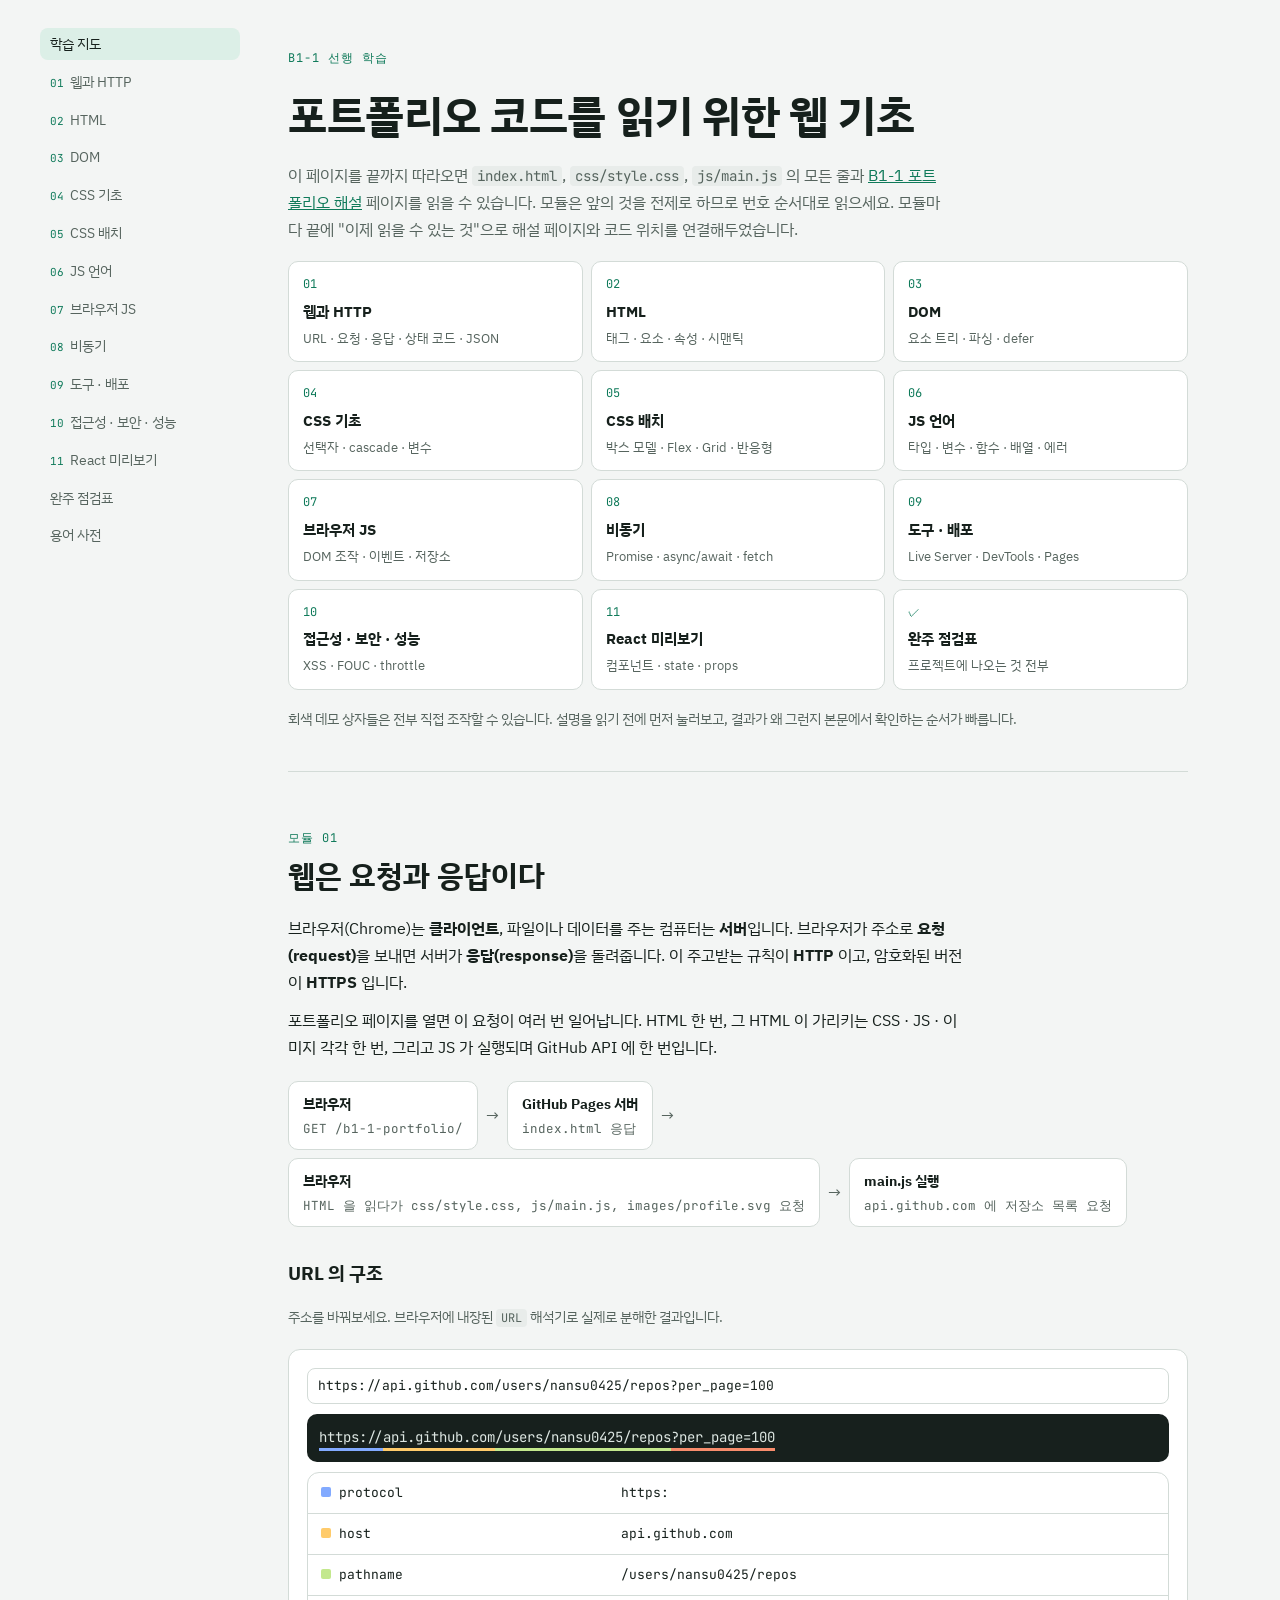
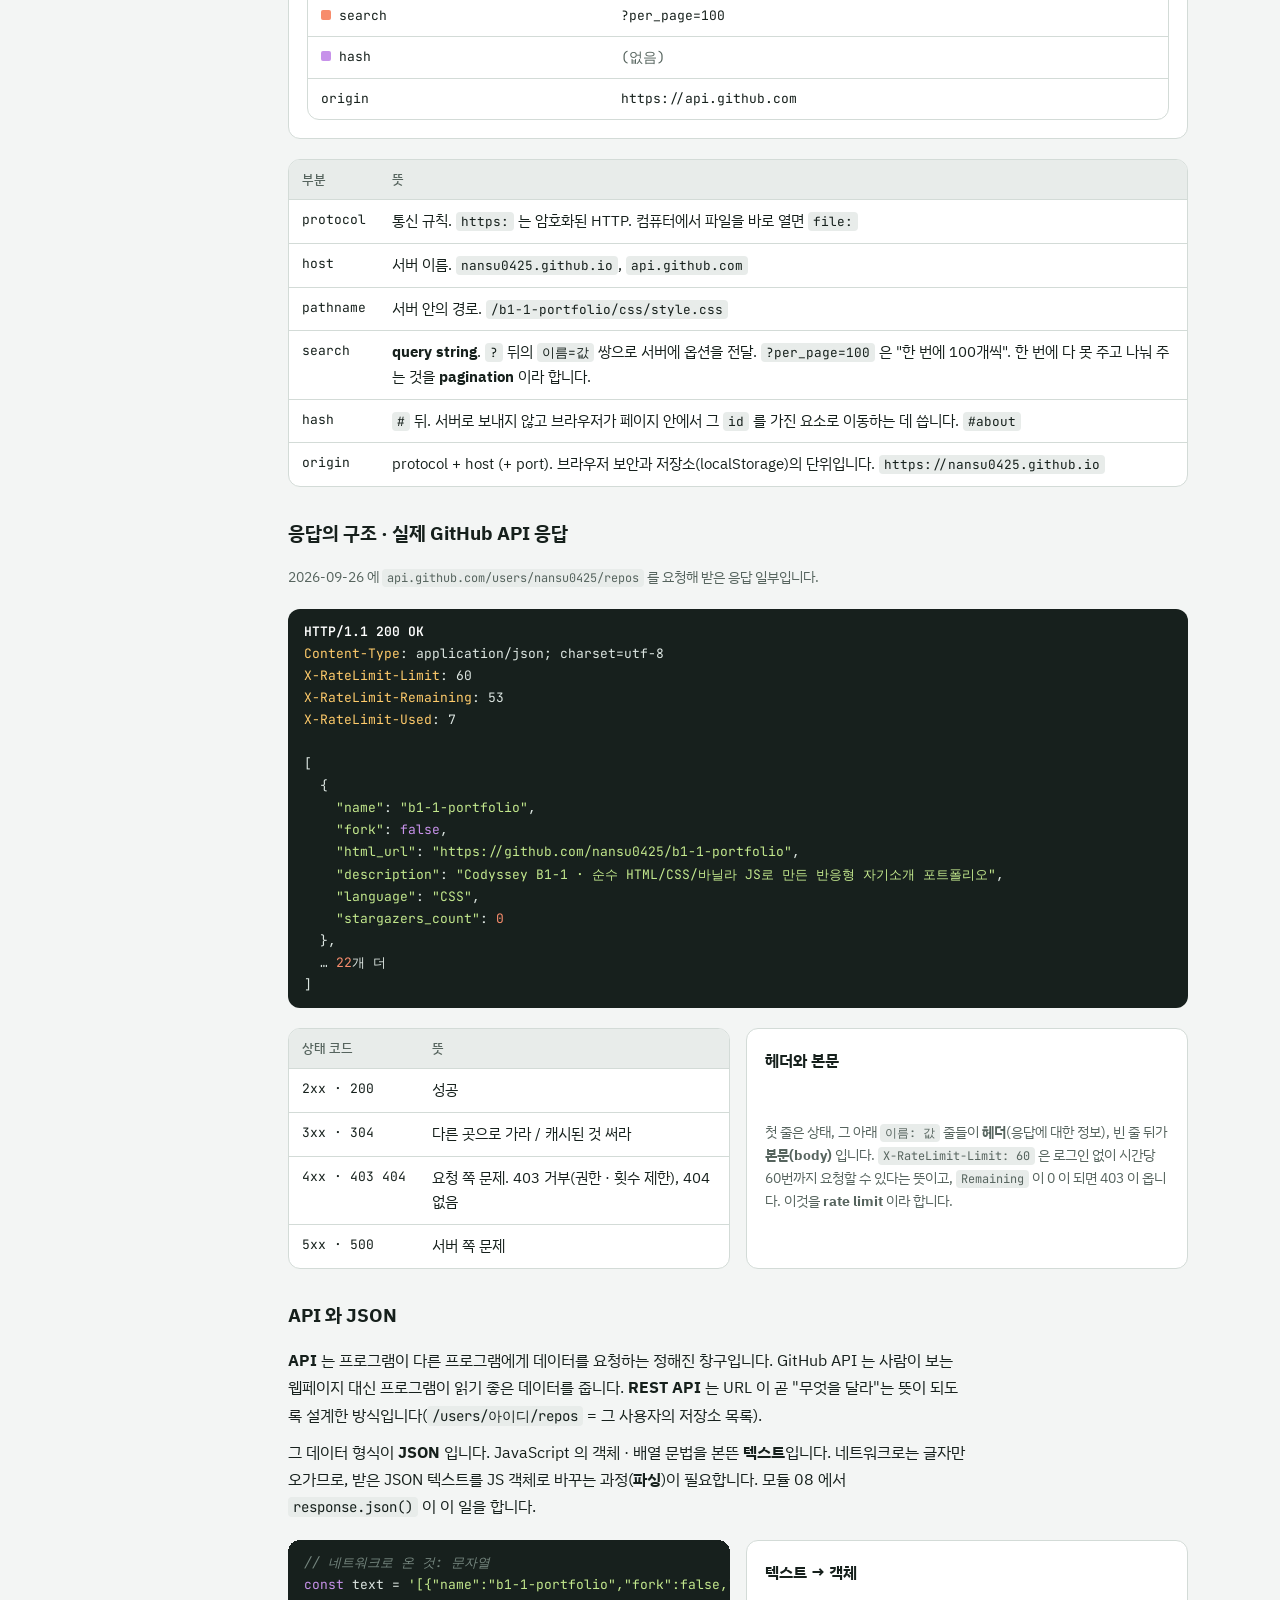
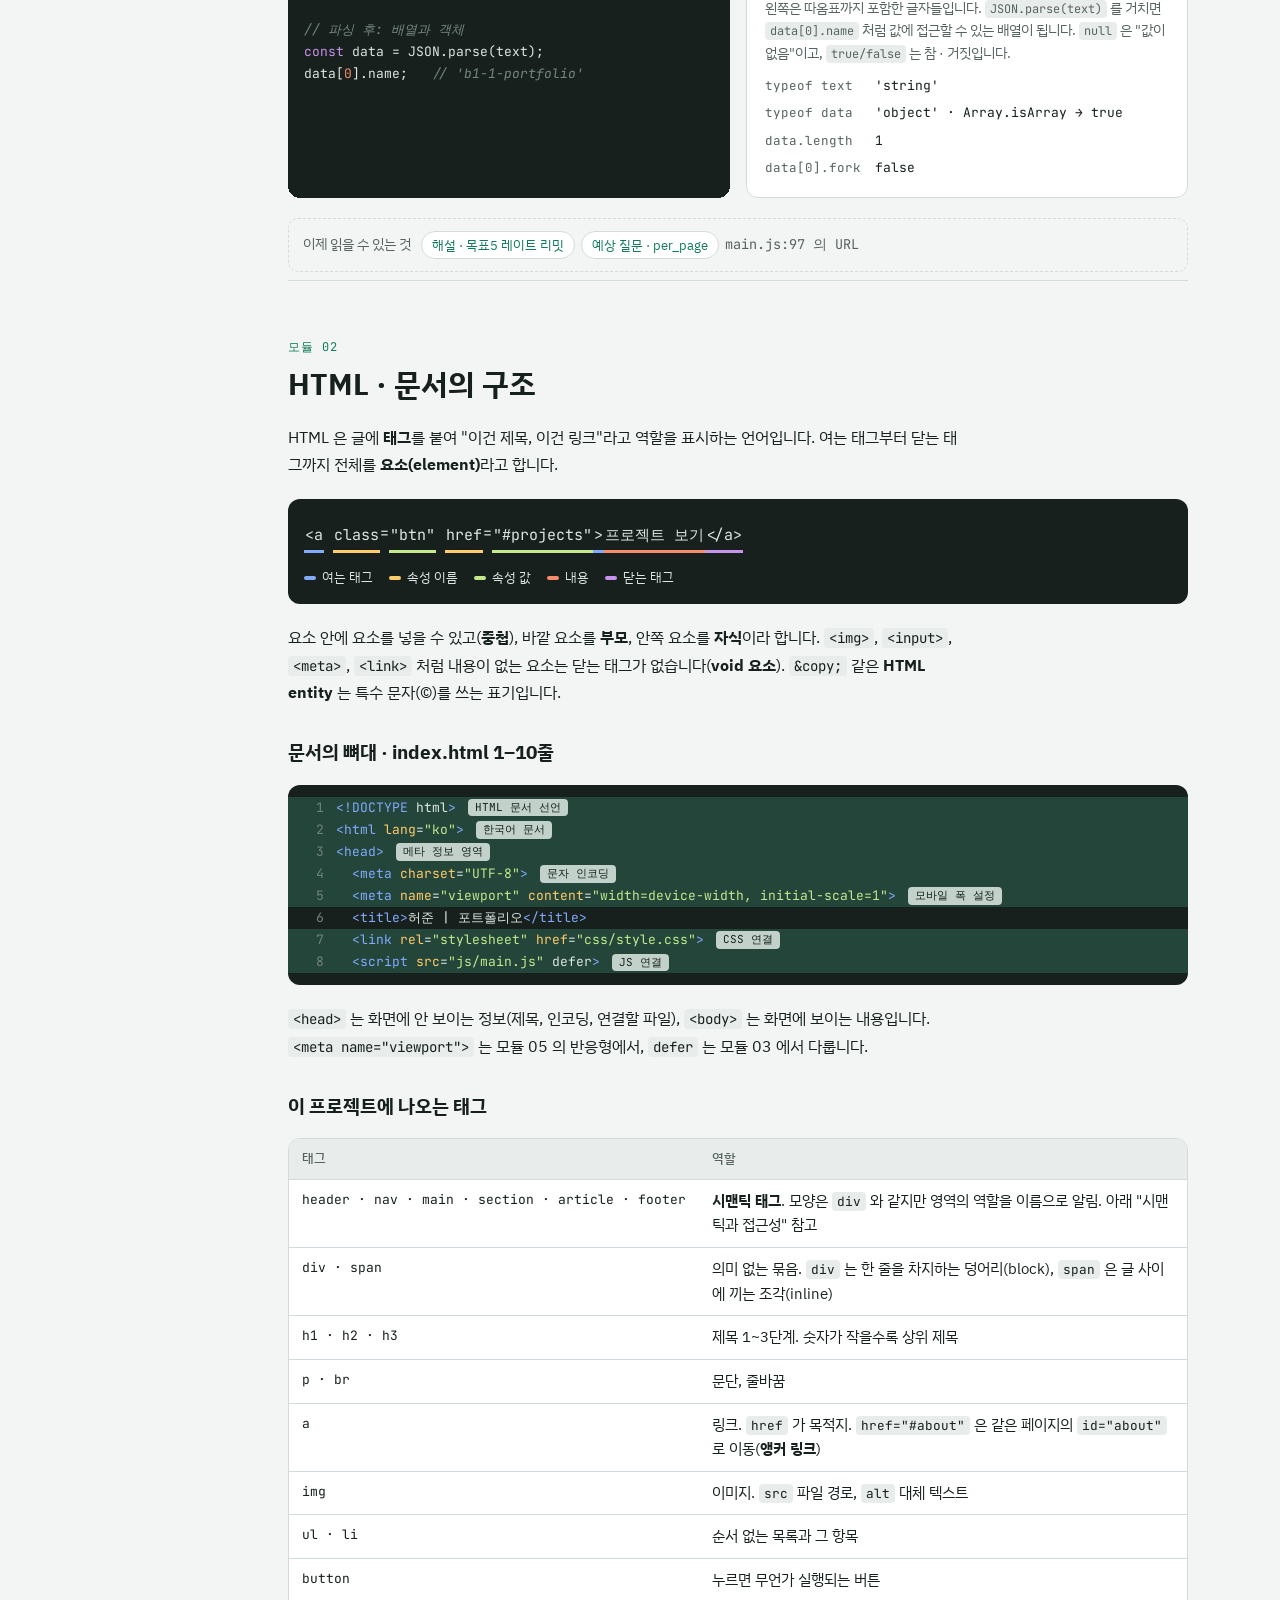
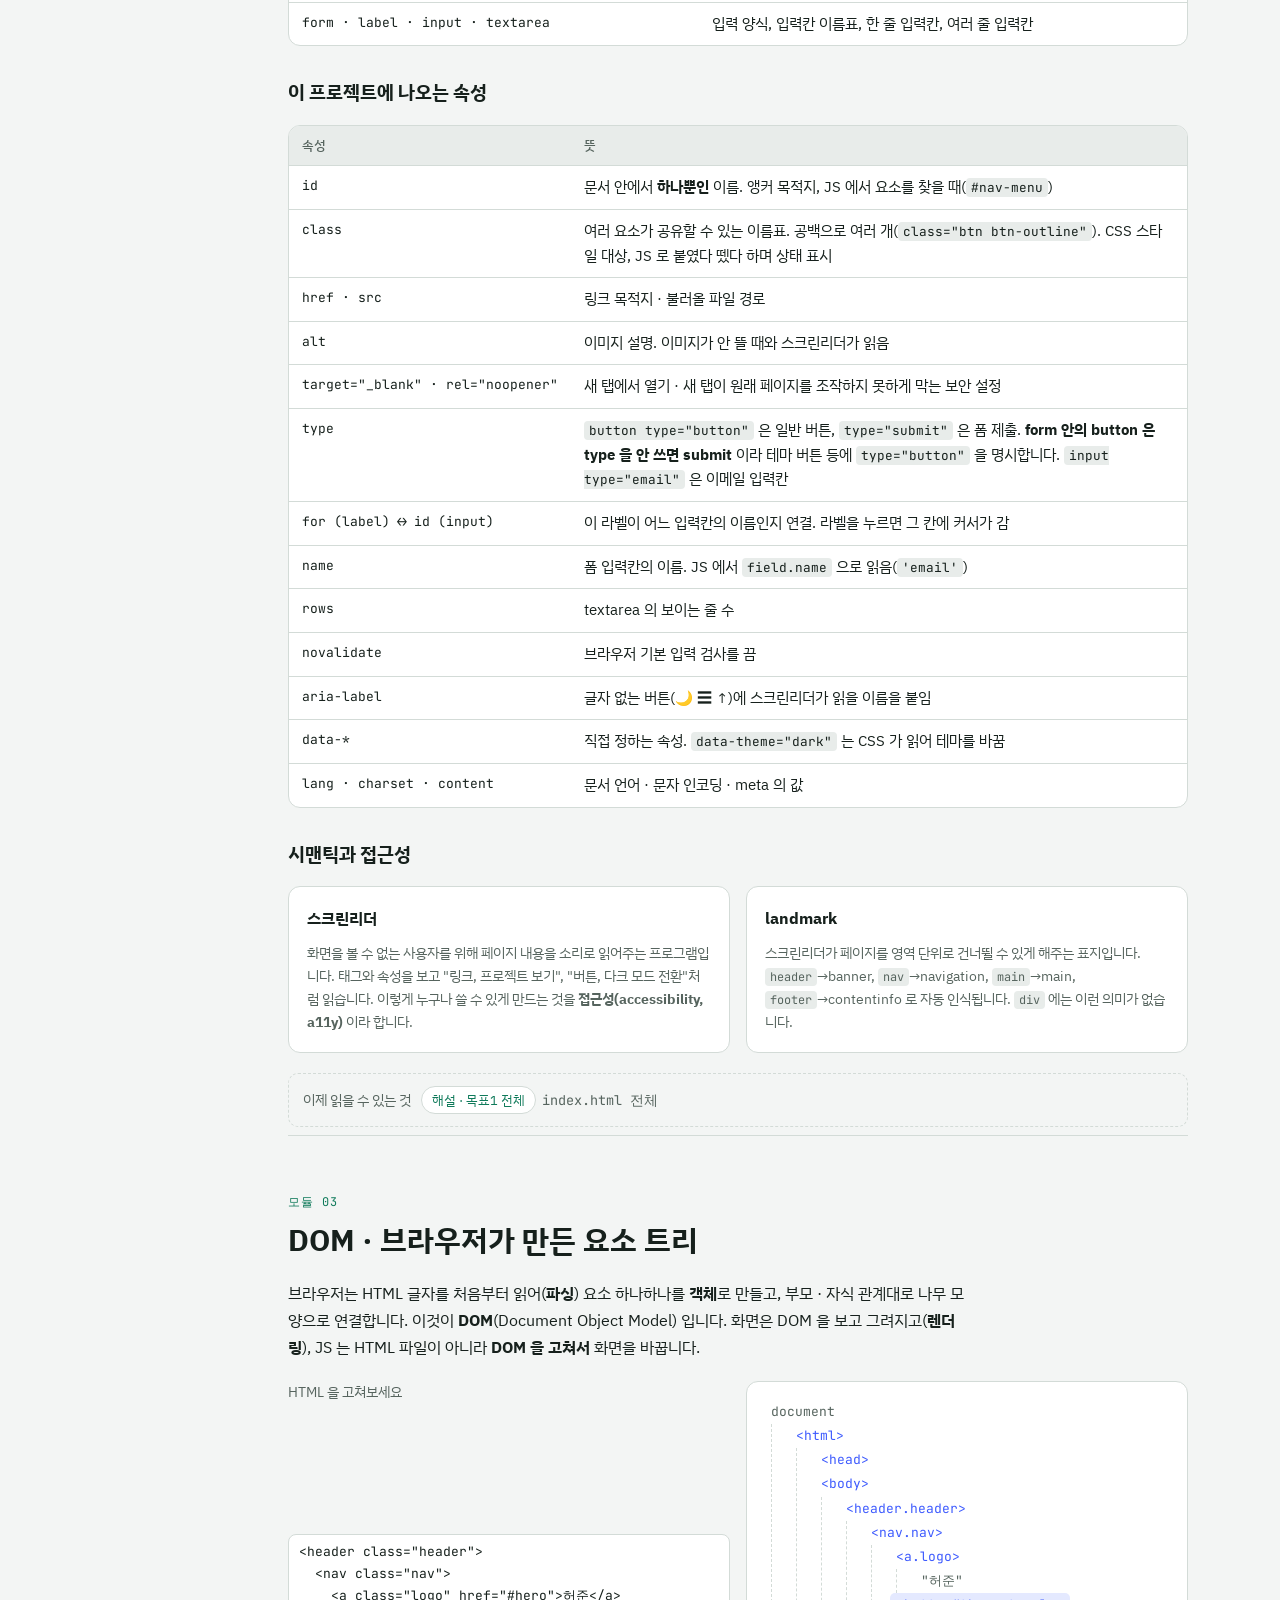
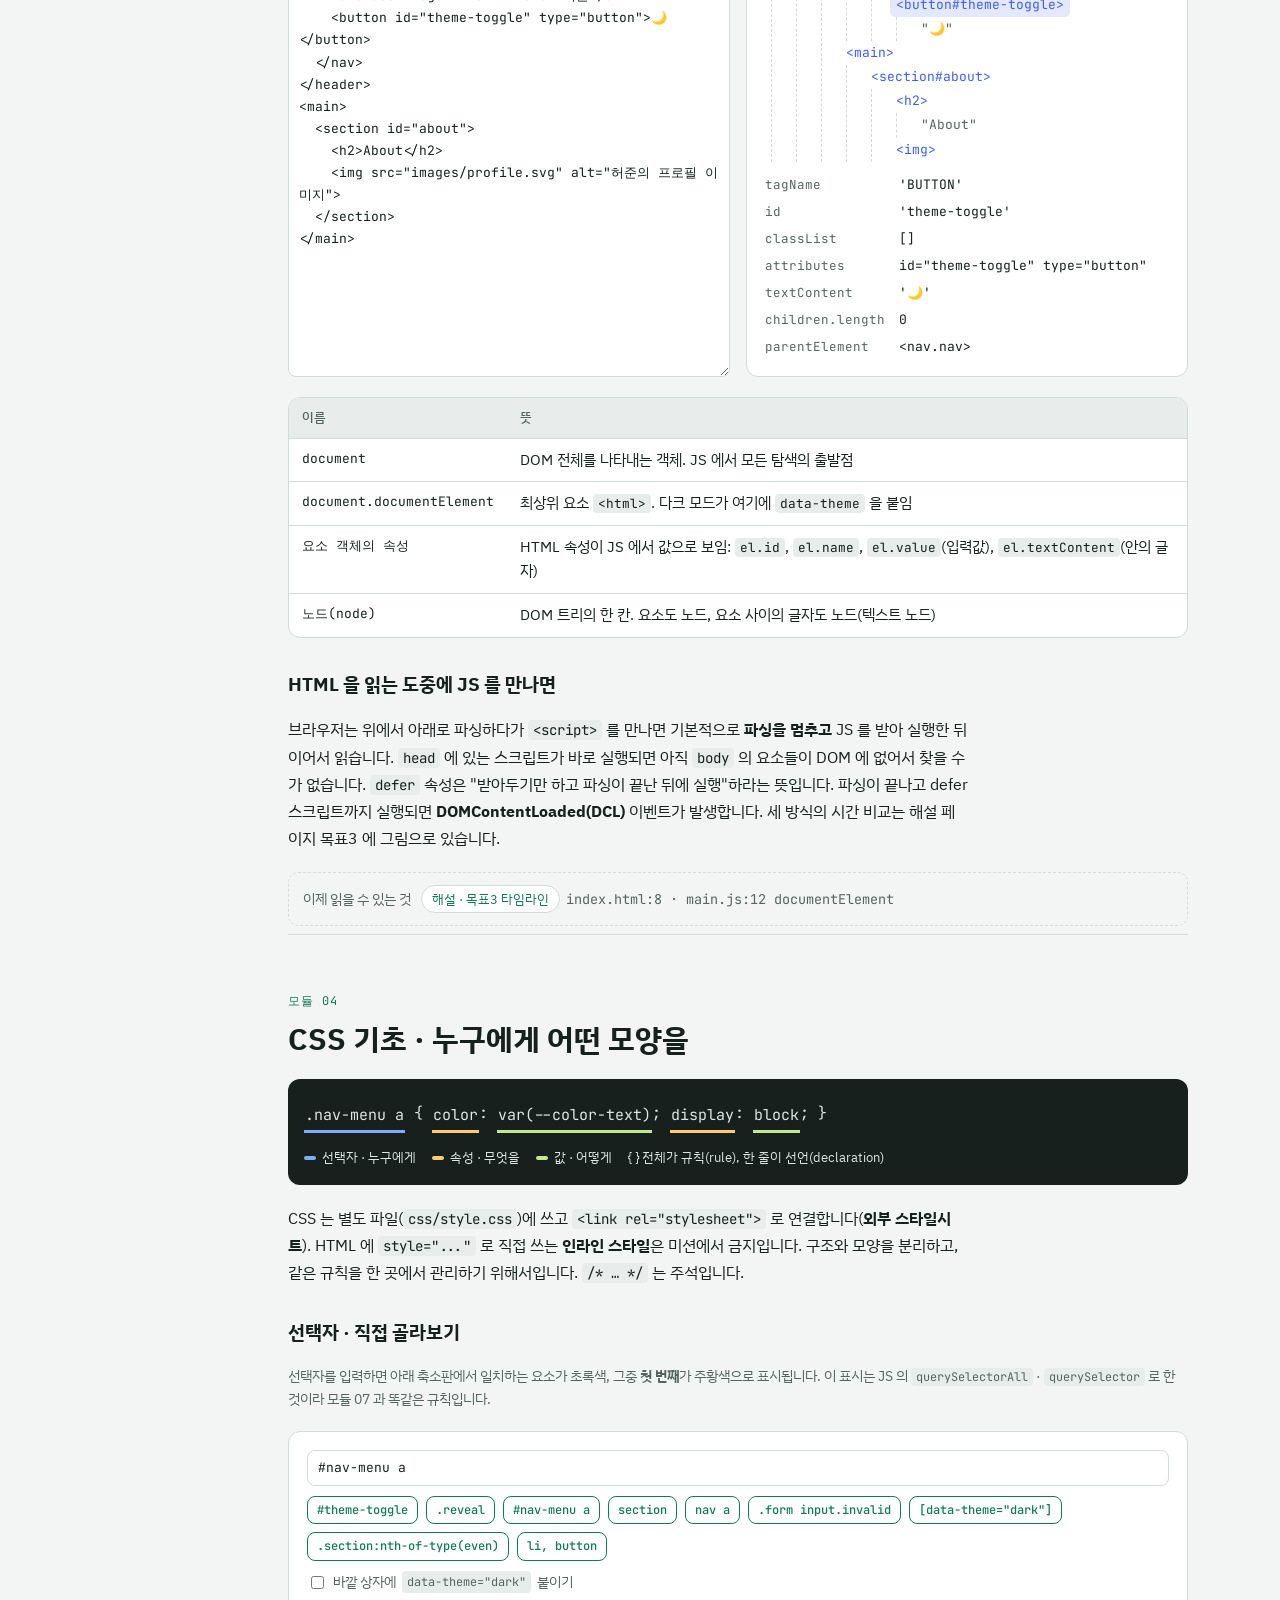
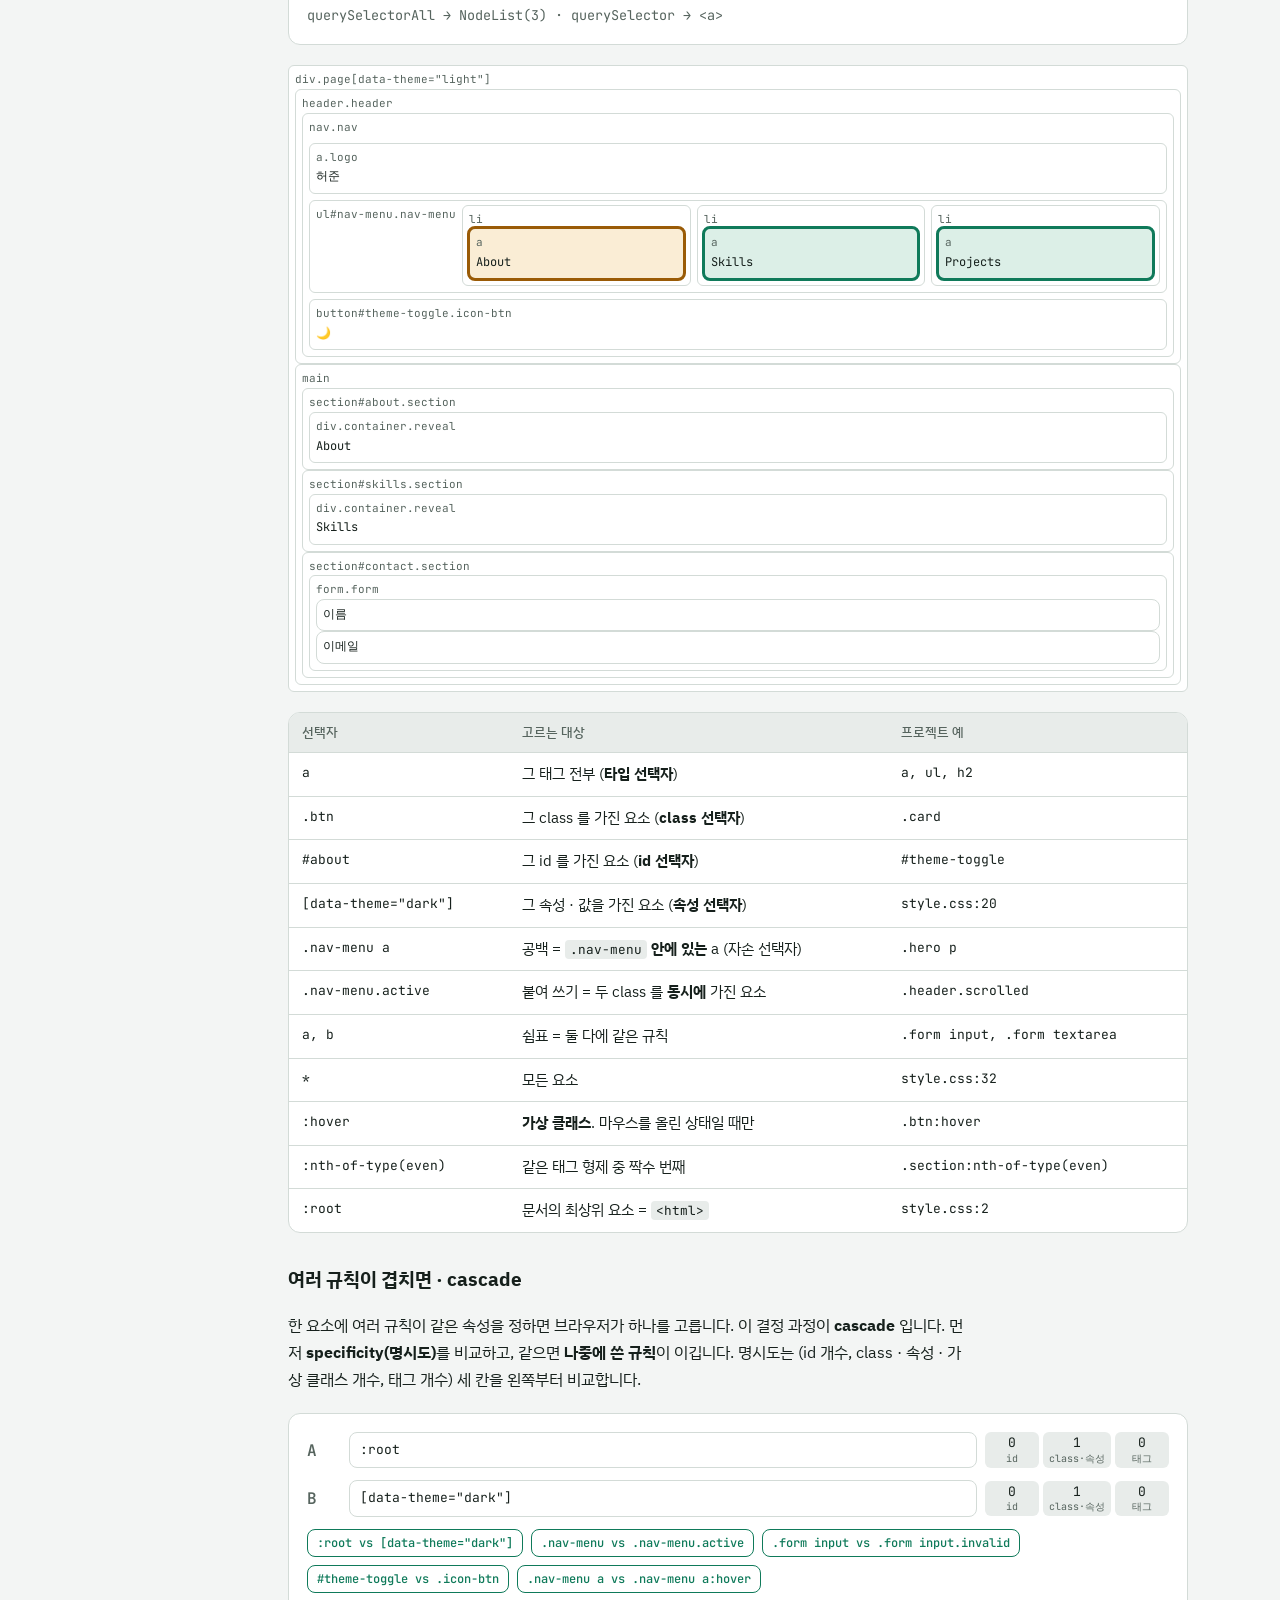
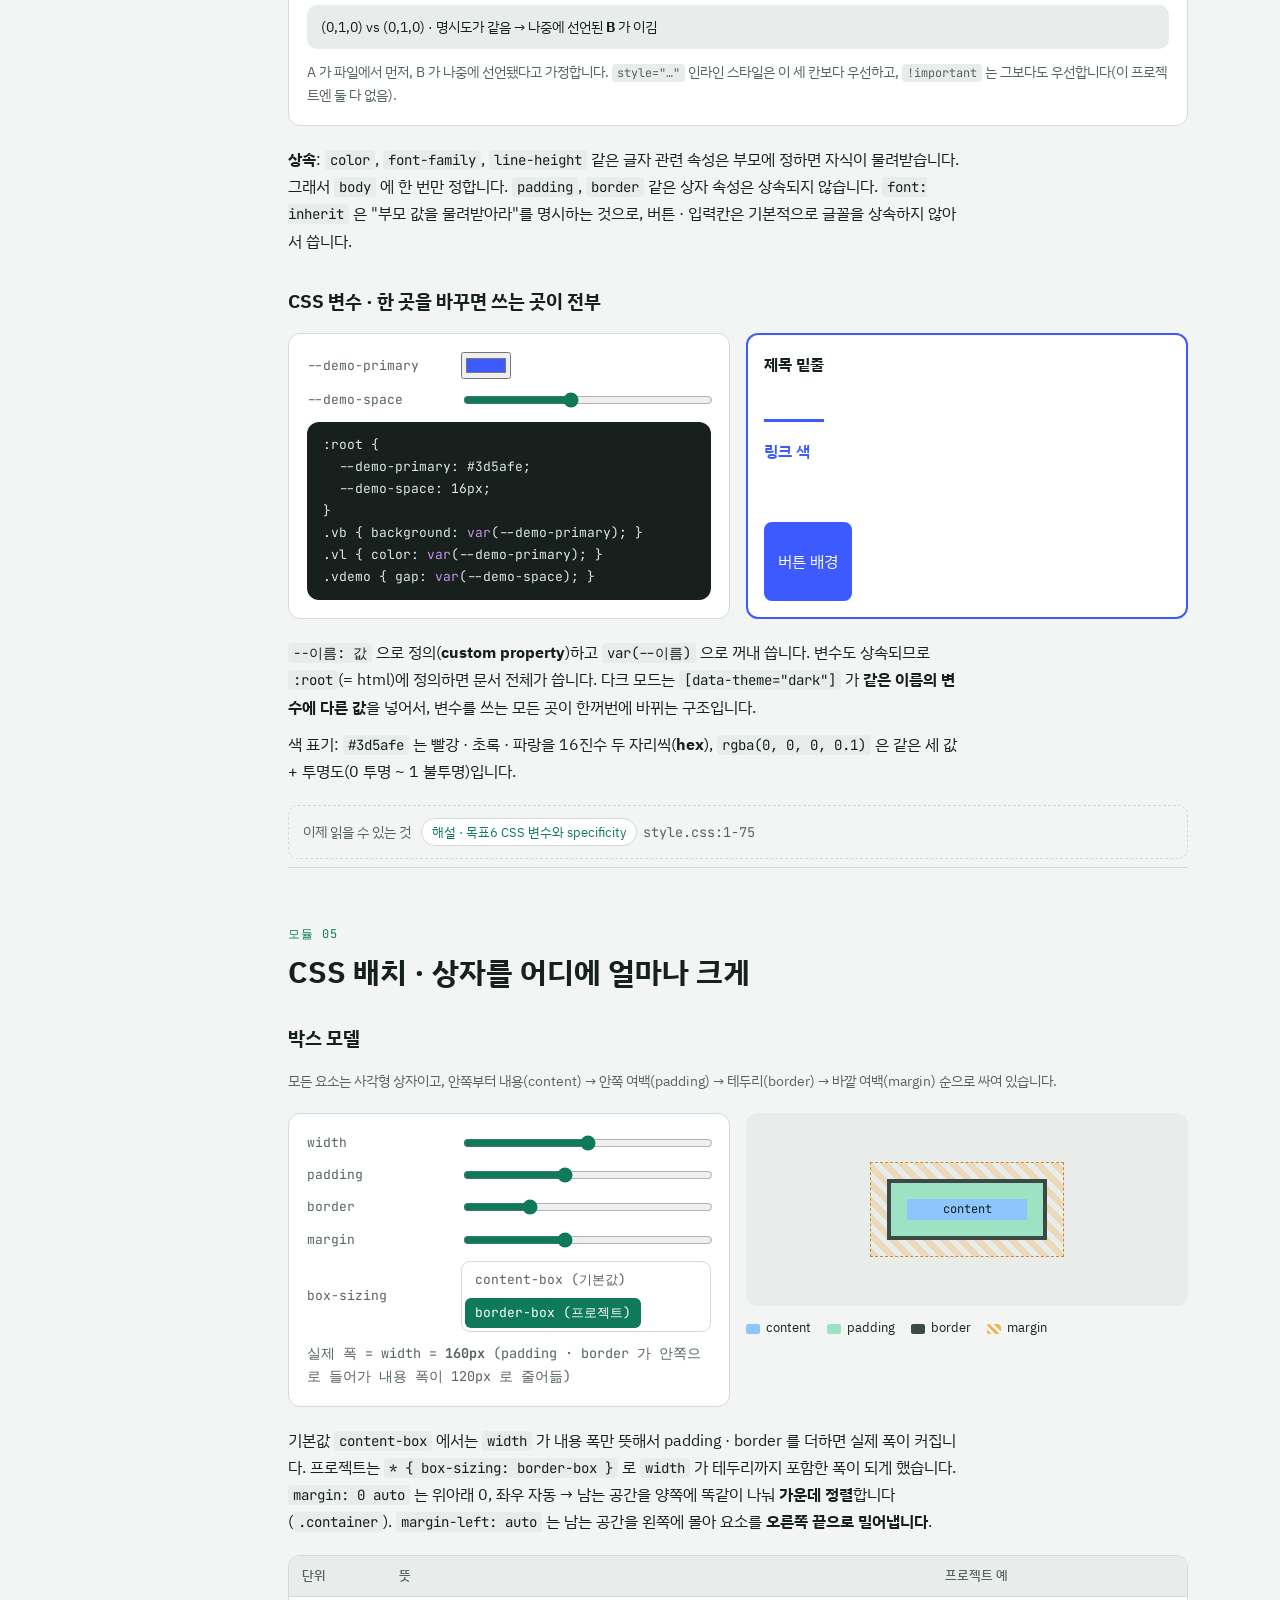
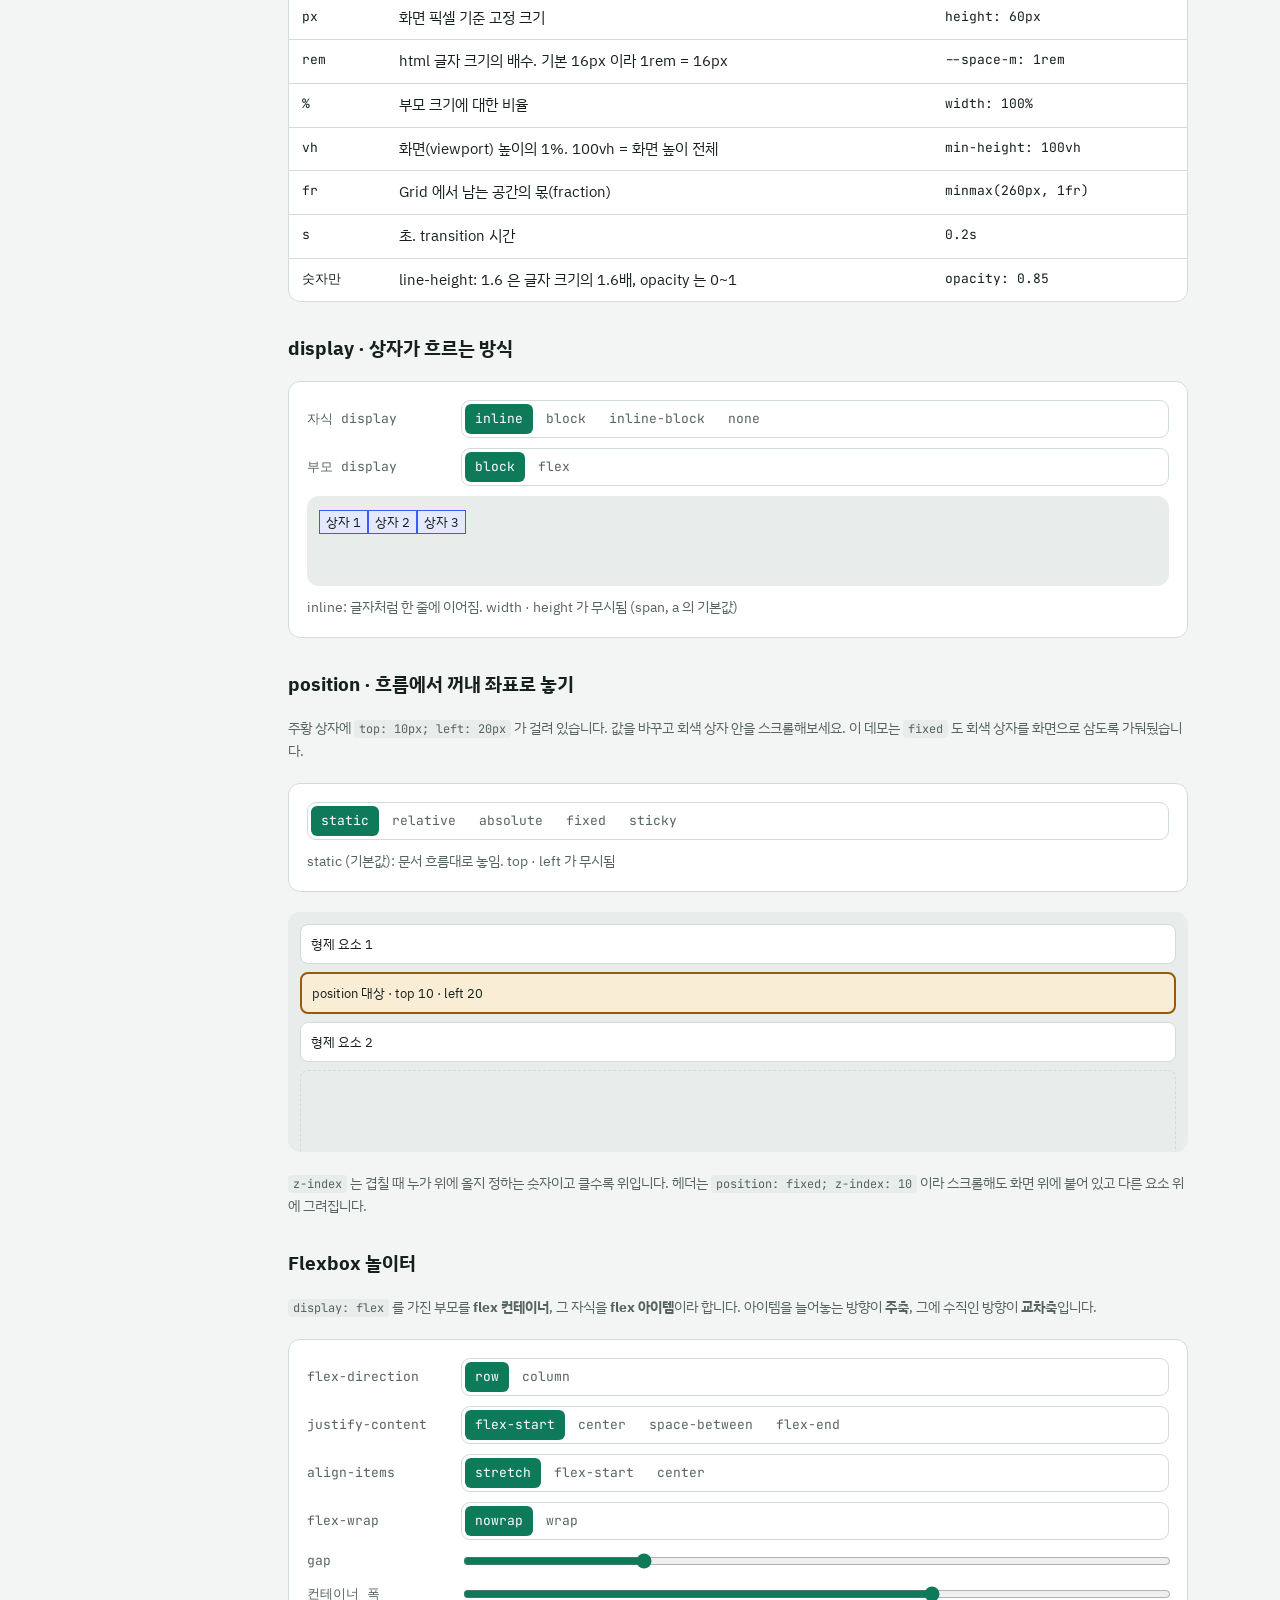
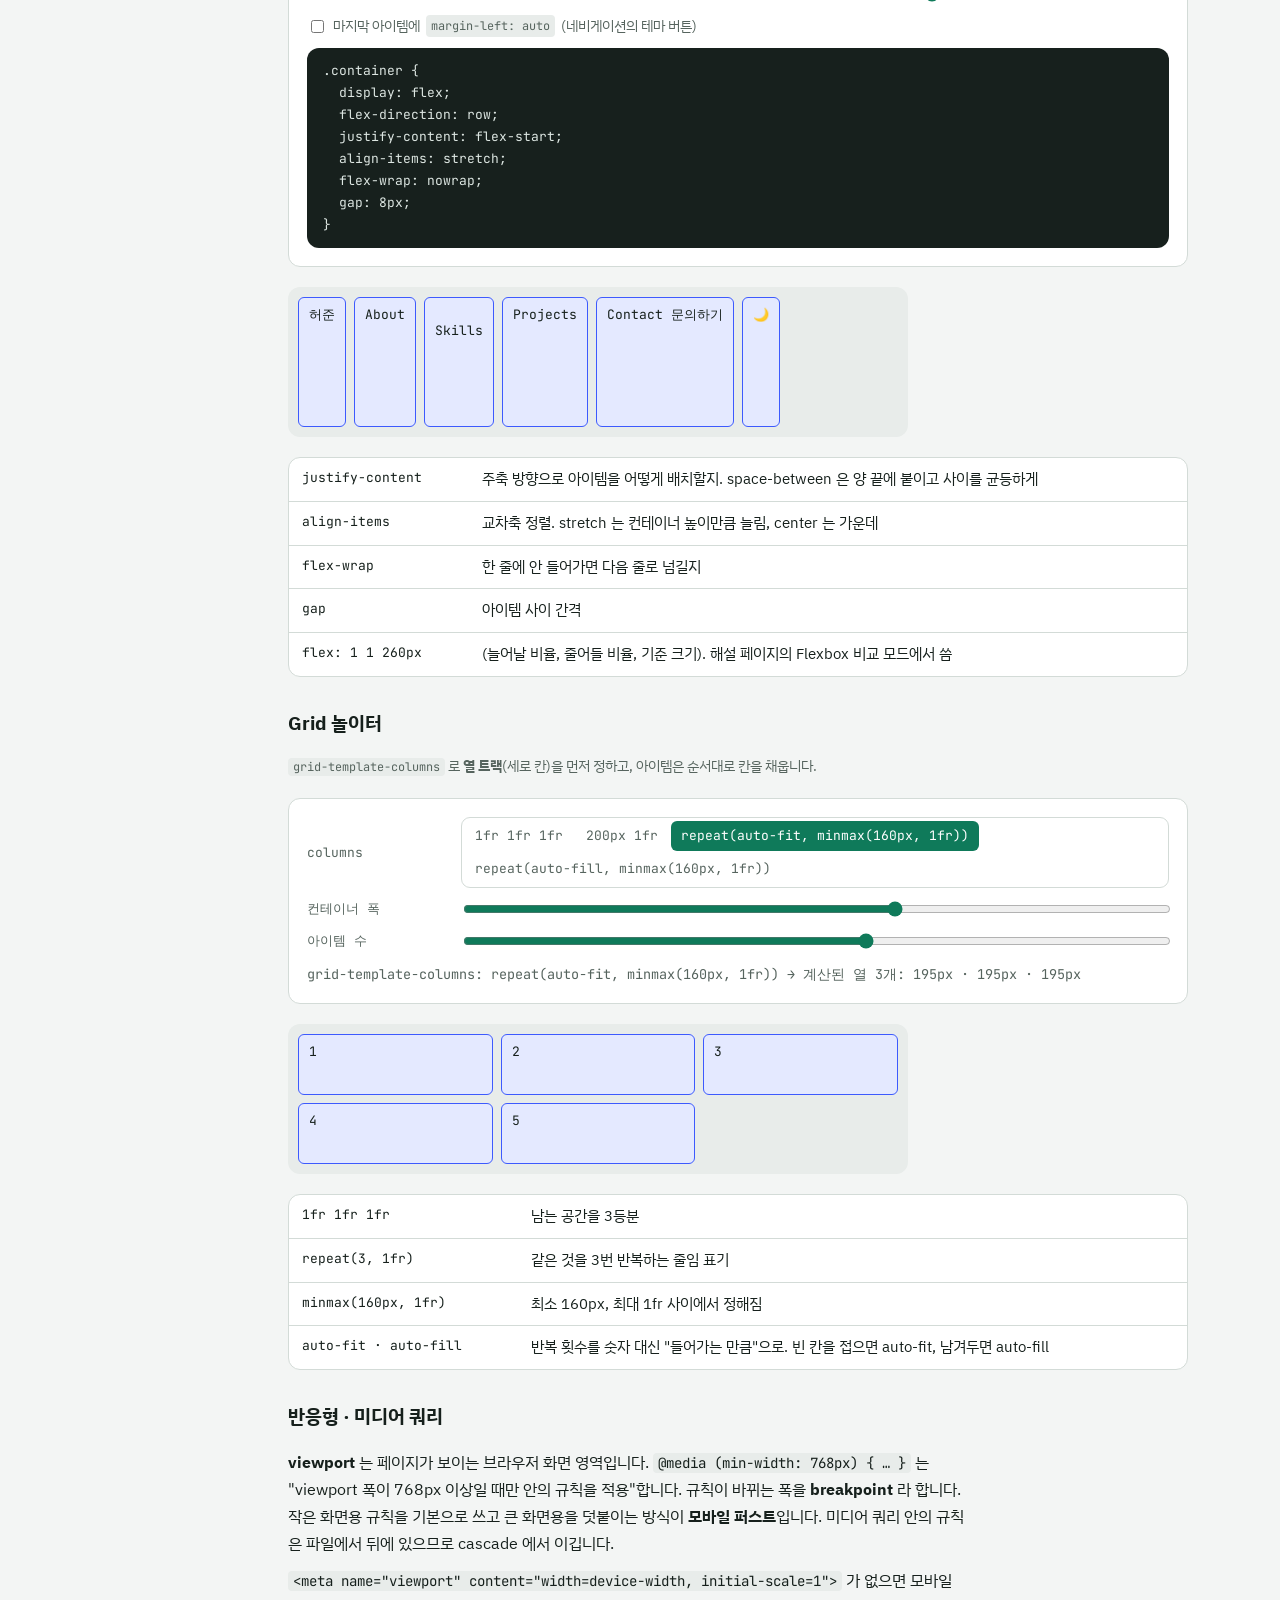
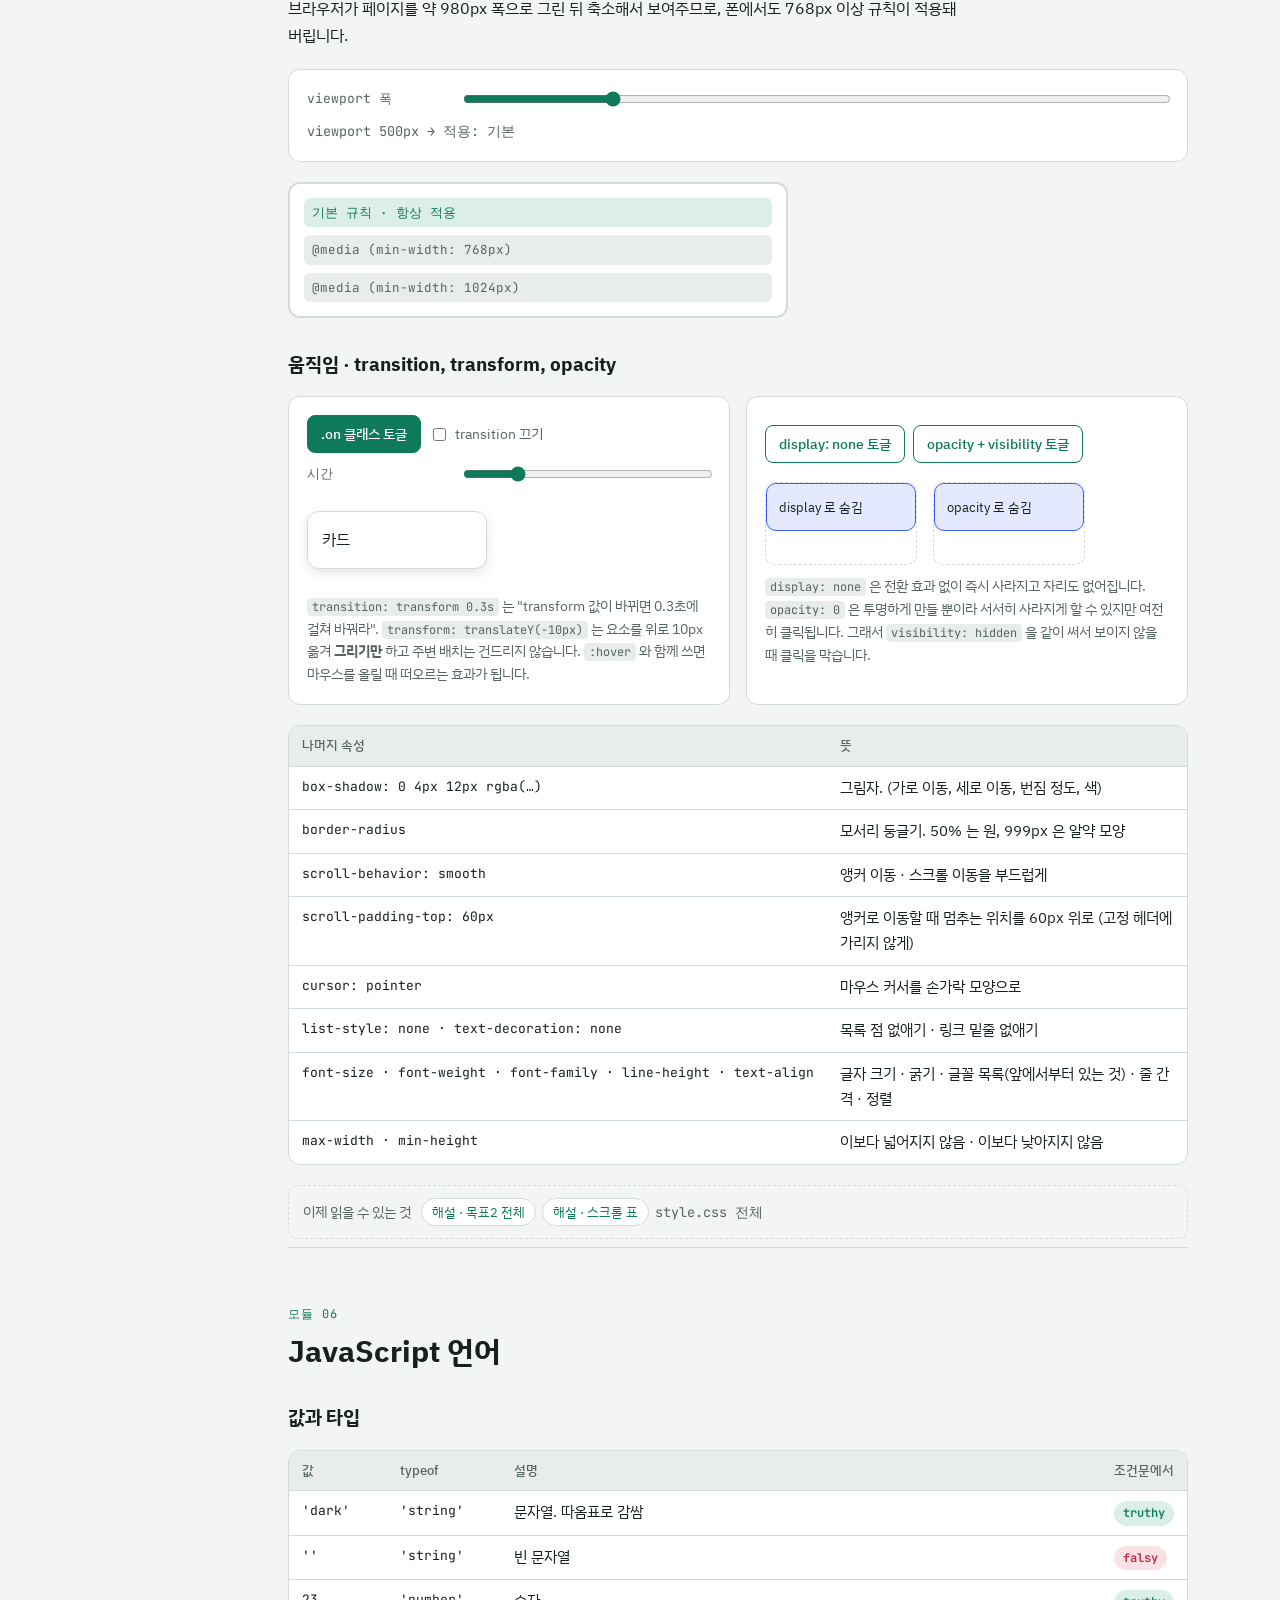
<file: docs/primer.html>
<!DOCTYPE html>
<html lang="ko">
<head>
<meta charset="UTF-8">
<meta name="viewport" content="width=device-width, initial-scale=1">
<title>B1-1 웹 기초 교재</title>
<link rel="preconnect" href="https://fonts.googleapis.com">
<link rel="preconnect" href="https://fonts.gstatic.com" crossorigin>
<link rel="stylesheet" href="https://fonts.googleapis.com/css2?family=IBM+Plex+Sans+KR:wght@400;500;700&family=JetBrains+Mono:wght@400;600&display=swap">
<style>
:root {
  --bg: #F3F5F4;
  --surface: #FFFFFF;
  --surface-2: #E8ECEA;
  --ink: #16201C;
  --muted: #56645E;
  --line: #D3DBD7;
  --accent: #0F7A5A;
  --accent-ink: #FFFFFF;
  --accent-soft: #DCEFE7;
  --blue: #3D5AFE;
  --blue-soft: #E4E9FF;
  --warn: #9A5B06;
  --warn-soft: #FAEDD5;
  --err: #C22643;
  --err-soft: #FBE2E7;
  --code-bg: #17201D;
  --code-ink: #DDE6E2;
  --code-dim: #72827B;
  --code-hl: #24463A;
  --code-visited: #1D2B26;
  --sans: "IBM Plex Sans KR", "Malgun Gothic", "Apple SD Gothic Neo", sans-serif;
  --mono: "JetBrains Mono", Consolas, "D2Coding", monospace;
}
@media (prefers-color-scheme: dark) {
  :root:not([data-theme="light"]) {
    color-scheme: dark;
    --bg: #0D1210;
    --surface: #151C19;
    --surface-2: #1D2622;
    --ink: #E3EAE6;
    --muted: #9CAAA4;
    --line: #2A3531;
    --accent: #52D1A4;
    --accent-ink: #0D1210;
    --accent-soft: #173029;
    --blue: #8EA2FF;
    --blue-soft: #222A4C;
    --warn: #F0B45A;
    --warn-soft: #362914;
    --err: #FF7B8F;
    --err-soft: #3A1B24;
    --code-bg: #0A0F0D;
    --code-hl: #1F3B31;
    --code-visited: #15201C;
  }
}
:root[data-theme="dark"] {
  color-scheme: dark;
  --bg: #0D1210;
  --surface: #151C19;
  --surface-2: #1D2622;
  --ink: #E3EAE6;
  --muted: #9CAAA4;
  --line: #2A3531;
  --accent: #52D1A4;
  --accent-ink: #0D1210;
  --accent-soft: #173029;
  --blue: #8EA2FF;
  --blue-soft: #222A4C;
  --warn: #F0B45A;
  --warn-soft: #362914;
  --err: #FF7B8F;
  --err-soft: #3A1B24;
  --code-bg: #0A0F0D;
  --code-hl: #1F3B31;
  --code-visited: #15201C;
}

* { box-sizing: border-box; }
[hidden] { display: none !important; }
body { background: var(--bg); color: var(--ink); font-family: var(--sans); font-size: 16px; line-height: 1.7; padding-inline: 16px; padding-block: 0 80px; }
h1, h2, h3, h4 { line-height: 1.3; text-wrap: balance; margin: 0; }
p { margin: 0; }
code, .mono { font-family: var(--mono); font-size: 0.88em; }
:not(pre) > code { background: var(--surface-2); padding: 1px 5px; border-radius: 4px; }
a { color: var(--accent); }
button, input, select, textarea { font: inherit; color: inherit; }
button:focus-visible, input:focus-visible, select:focus-visible, textarea:focus-visible, a:focus-visible { outline: 2px solid var(--accent); outline-offset: 2px; }

.layout { max-width: 1200px; margin: 0 auto; display: grid; grid-template-columns: minmax(0, 1fr); column-gap: 48px; }
.toc { position: sticky; top: env(safe-area-inset-top, 0px); z-index: 20; background: var(--bg); margin-inline: -16px; padding: 10px 16px; border-bottom: 1px solid var(--line); overflow-x: auto; }
.toc ul { list-style: none; margin: 0; padding: 0; display: flex; gap: 6px; white-space: nowrap; }
.toc a { display: block; padding: 4px 10px; border-radius: 999px; color: var(--muted); text-decoration: none; font-size: 14px; }
.toc a .g { font-family: var(--mono); font-size: 11px; color: var(--accent); margin-right: 6px; }
.toc a.on { background: var(--accent-soft); color: var(--ink); }
@media (min-width: 1060px) {
  .layout { grid-template-columns: 200px minmax(0, 1fr); }
  .toc { top: calc(env(safe-area-inset-top, 0px) + 28px); align-self: start; margin: 28px 0 0; padding: 0; border: none; overflow: visible; }
  .toc ul { flex-direction: column; white-space: normal; }
  .toc a { border-radius: 8px; }
}
main { min-width: 0; max-width: 900px; }

.top { padding-block: 48px 40px; display: grid; gap: 18px; }
.kicker, .eyebrow { font-family: var(--mono); font-size: 12px; letter-spacing: 0.08em; text-transform: uppercase; color: var(--accent); }
.top h1 { font-size: clamp(30px, 5vw, 44px); letter-spacing: -0.01em; }
.sec { padding-block: 56px 8px; border-top: 1px solid var(--line); scroll-margin-top: 64px; display: grid; gap: 20px; }
.sec > header { display: grid; gap: 8px; }
.sec h2 { font-size: clamp(24px, 3.4vw, 30px); }
.sec h3 { font-size: 19px; margin-top: 14px; }
.lead { color: var(--muted); max-width: 66ch; }
.prose { display: grid; gap: 10px; max-width: 68ch; }
.hint { font-size: 13.5px; color: var(--muted); }
.row { display: flex; flex-wrap: wrap; gap: 8px; align-items: center; }
.panel { background: var(--surface); border: 1px solid var(--line); border-radius: 12px; padding: 18px; }
.grid2 { display: grid; gap: 16px; grid-template-columns: minmax(0, 1fr); }
@media (min-width: 760px) { .grid2 { grid-template-columns: minmax(0, 1fr) minmax(0, 1fr); } }
.def { background: var(--accent-soft); border-radius: 12px; padding: 16px 18px; display: grid; gap: 6px; }
.def b.lbl { font-family: var(--mono); font-size: 11px; letter-spacing: 0.08em; color: var(--accent); }
.unlock { display: flex; flex-wrap: wrap; gap: 6px; align-items: center; font-size: 13.5px; padding: 12px 14px; border: 1px dashed var(--line); border-radius: 10px; }
.unlock > span:first-child { color: var(--muted); margin-right: 4px; }
.unlock a { text-decoration: none; background: var(--surface); border: 1px solid var(--line); padding: 2px 10px; border-radius: 999px; font-size: 13px; }

.btn { border: 1px solid var(--accent); background: var(--accent); color: var(--accent-ink); border-radius: 8px; padding: 6px 13px; font-size: 14px; font-weight: 500; cursor: pointer; }
.btn.ghost { background: transparent; color: var(--accent); }
.btn:disabled { opacity: 0.5; cursor: default; }
.seg { display: inline-flex; flex-wrap: wrap; border: 1px solid var(--line); border-radius: 9px; padding: 3px; gap: 3px; background: var(--surface); }
.seg button { border: none; background: none; padding: 4px 10px; border-radius: 6px; cursor: pointer; font-size: 13px; color: var(--muted); font-family: var(--mono); }
.seg button[aria-pressed="true"] { background: var(--accent); color: var(--accent-ink); }
.ctl { display: grid; gap: 10px; }
.ctl-row { display: grid; grid-template-columns: minmax(0, 1fr); gap: 4px; }
@media (min-width: 600px) { .ctl-row { grid-template-columns: 150px minmax(0, 1fr); align-items: center; } }
.ctl-row > label, .ctl-row > span { font-size: 13px; color: var(--muted); font-family: var(--mono); }
input[type="range"] { width: 100%; accent-color: var(--accent); }
input[type="text"], textarea, select { background: var(--surface); border: 1px solid var(--line); border-radius: 8px; padding: 6px 10px; font-size: 14px; }
input[type="text"].mono, textarea.mono { font-family: var(--mono); font-size: 13px; }
.pill { display: inline-block; font-family: var(--mono); font-size: 12px; padding: 2px 9px; border-radius: 999px; background: var(--surface-2); color: var(--muted); font-weight: 600; }
.pill.ok { background: var(--accent-soft); color: var(--accent); }
.pill.bad { background: var(--err-soft); color: var(--err); }
.pill.warn { background: var(--warn-soft); color: var(--warn); }

.tbl-wrap { overflow-x: auto; border: 1px solid var(--line); border-radius: 12px; background: var(--surface); }
table { border-collapse: collapse; width: 100%; font-size: 14.5px; }
th, td { text-align: left; padding: 9px 13px; border-bottom: 1px solid var(--line); vertical-align: top; }
th { font-size: 12.5px; color: var(--muted); font-weight: 500; background: var(--surface-2); }
tr:last-child td { border-bottom: none; }
td.m { font-family: var(--mono); font-size: 13px; white-space: nowrap; }

.code { margin: 0; background: var(--code-bg); color: var(--code-ink); border-radius: 12px; padding: 12px 0; overflow-x: auto; font-family: var(--mono); font-size: 13px; line-height: 1.7; }
.ln { display: grid; grid-template-columns: 36px max-content auto; column-gap: 12px; padding-right: 14px; white-space: pre; transition: background 0.2s; }
.ln .n { color: var(--code-dim); text-align: right; user-select: none; }
.code.nonum .ln { grid-template-columns: 4px max-content auto; }
.code.nonum .ln .n { visibility: hidden; }
.ln .t { justify-self: start; opacity: 0; font-size: 11px; padding: 0 7px; border-radius: 4px; align-self: center; line-height: 1.6; white-space: nowrap; background: #C2D1CA; color: #16201C; }
.ln.hl { background: var(--code-hl); }
.ln.visited { background: var(--code-visited); }
.ln.hl .t { opacity: 1; }
.ln.visited .t { opacity: 0.6; }
.t.bad { background: #FF7B8F; color: #2A0610; }
.t.go { background: #52D1A4; color: #03251A; }
.tk-k { color: #C792EA; } .tk-s { color: #C3E88D; } .tk-c { color: #75867F; font-style: italic; } .tk-d { color: #F78C6C; } .tk-tag { color: #82AAFF; } .tk-attr { color: #FFCB6B; } .tk-b { color: #FFFFFF; font-weight: 600; }

.flow { display: flex; flex-wrap: wrap; align-items: stretch; gap: 8px; }
.flow .node { background: var(--surface); border: 1px solid var(--line); border-radius: 10px; padding: 10px 14px; display: grid; gap: 2px; min-width: 0; }
.flow .node b { font-size: 14px; }
.flow .node small { color: var(--muted); font-size: 12.5px; font-family: var(--mono); overflow-wrap: anywhere; }
.flow .arrow { align-self: center; color: var(--muted); }

/* 지도 */
.map { display: grid; gap: 8px; grid-template-columns: minmax(0, 1fr); counter-reset: none; }
@media (min-width: 720px) { .map { grid-template-columns: repeat(3, minmax(0, 1fr)); } }
.map a { display: grid; gap: 4px; text-decoration: none; color: var(--ink); background: var(--surface); border: 1px solid var(--line); border-radius: 10px; padding: 12px 14px; }
.map a .no { font-family: var(--mono); font-size: 12px; color: var(--accent); }
.map a b { font-size: 15px; }
.map a small { color: var(--muted); font-size: 12.5px; }

/* 해부도 */
.anat { background: var(--code-bg); color: var(--code-ink); border-radius: 12px; padding: 22px 16px 16px; overflow-x: auto; }
.anat .src { font-family: var(--mono); font-size: 15px; white-space: nowrap; display: inline-flex; }
.anat .src span { padding: 2px 1px; border-bottom: 3px solid transparent; position: relative; }
.anat .keys { display: flex; flex-wrap: wrap; gap: 6px 16px; margin-top: 14px; font-size: 12.5px; }
.anat .keys span { display: inline-flex; gap: 6px; align-items: center; }
.anat .keys i { width: 12px; height: 4px; border-radius: 2px; display: inline-block; }
.c1 { border-color: #82AAFF !important; } .c2 { border-color: #FFCB6B !important; } .c3 { border-color: #C3E88D !important; } .c4 { border-color: #F78C6C !important; } .c5 { border-color: #C792EA !important; }

/* DOM 트리 */
.tree, .tree ul { list-style: none; margin: 0; padding-left: 18px; }
.tree { padding-left: 0; font-family: var(--mono); font-size: 13px; }
.tree li { position: relative; }
.tree ul { border-left: 1px dashed var(--line); margin-left: 6px; }
.tree button { border: none; background: none; cursor: pointer; padding: 1px 6px; border-radius: 5px; text-align: left; color: var(--blue); }
.tree button[aria-pressed="true"] { background: var(--blue-soft); }
.tree .txt { color: var(--muted); padding: 1px 6px; display: inline-block; }
.kv { display: grid; grid-template-columns: max-content minmax(0, 1fr); gap: 5px 14px; font-size: 13.5px; margin: 0; }
.kv dt { font-family: var(--mono); color: var(--muted); font-size: 12.5px; }
.kv dd { margin: 0; font-family: var(--mono); font-size: 13px; overflow-wrap: anywhere; }

/* 선택자 테스터 */
.sample { font-family: var(--mono); font-size: 12px; display: grid; gap: 6px; }
.sample * { border-radius: 6px; }
.sample [data-l] { border: 1px solid var(--line); padding: 4px 6px 6px; background: var(--surface); display: block; transition: background 0.15s, outline-color 0.15s; }
.sample [data-l]::before { content: attr(data-l); display: block; color: var(--muted); font-size: 11px; }
.sample ul { list-style: none; margin: 0; display: flex !important; gap: 6px; flex-wrap: wrap; }
.sample ul > li { flex: 1 1 80px; }
.sample .nav { display: flex !important; gap: 6px; flex-wrap: wrap; }
.sample .nav > * { flex: 1 1 auto; }
.sample a, .sample button, .sample input { color: var(--ink); text-decoration: none; font: inherit; text-align: left; width: 100%; }
.sample .sel-hit { outline: 3px solid var(--accent); outline-offset: -1px; background: var(--accent-soft); }
.sample .sel-first { outline-color: var(--warn); background: var(--warn-soft); }

/* 명시도 */
.spec { display: grid; gap: 12px; }
.spec-row { display: grid; gap: 8px; grid-template-columns: minmax(0, 1fr); align-items: center; }
@media (min-width: 640px) { .spec-row { grid-template-columns: 34px minmax(0, 1fr) auto; } }
.spec-row .who { font-family: var(--mono); font-weight: 600; color: var(--muted); }
.tuple { display: inline-flex; gap: 4px; font-family: var(--mono); }
.tuple span { display: grid; place-items: center; min-width: 54px; padding: 3px 6px; border-radius: 6px; background: var(--surface-2); font-size: 13px; line-height: 1.3; }
.tuple small { font-size: 10px; color: var(--muted); }
.verdict { padding: 10px 14px; border-radius: 10px; background: var(--surface-2); font-size: 14px; }

/* 변수 데모 */
.vdemo { --demo-primary: #3d5afe; --demo-space: 16px; display: grid; gap: var(--demo-space); padding: var(--demo-space); border-radius: 12px; border: 2px solid var(--demo-primary); background: var(--surface); }
.vdemo .vb { justify-self: start; background: var(--demo-primary); color: #fff; border: none; border-radius: 8px; padding: 6px 14px; }
.vdemo .vl { color: var(--demo-primary); font-weight: 600; }
.vdemo .vt { border-bottom: 3px solid var(--demo-primary); justify-self: start; font-weight: 700; }

/* 박스 모델 */
.bm-stage { display: grid; place-items: center; padding: 16px; background: var(--surface-2); border-radius: 12px; overflow-x: auto; }
.bm-margin { display: flow-root; background: repeating-linear-gradient(45deg, #F0B45A55 0 6px, transparent 6px 12px); outline: 1px dashed #D08A20; }
.bm-box { border-style: solid; border-color: #3B4A44; background: linear-gradient(#8EC5FF, #8EC5FF) content-box, #9EE2C4 padding-box; color: #10201A; font-family: var(--mono); font-size: 12px; display: grid; place-items: center; min-height: 40px; text-align: center; }
.bm-keys { display: flex; flex-wrap: wrap; gap: 6px 16px; font-size: 13px; }
.bm-keys i { display: inline-block; width: 14px; height: 10px; border-radius: 2px; margin-right: 6px; vertical-align: middle; }

/* display / position */
.disp { background: var(--surface-2); border-radius: 12px; padding: 12px; min-height: 90px; }
.disp > span { background: var(--blue-soft); border: 1px solid var(--blue); color: var(--ink); width: 110px; height: 44px; padding: 2px 6px; font-size: 13px; }
.pos-wrap { position: relative; transform: translateZ(0); border-radius: 12px; overflow: hidden; }
.pos-box { position: relative; height: 240px; overflow-y: auto; background: var(--surface-2); padding: 12px; }
.pos-box .blk { background: var(--surface); border: 1px solid var(--line); border-radius: 8px; padding: 8px 10px; margin-bottom: 8px; font-size: 13px; }
.pos-box .target { background: var(--warn-soft); border: 2px solid var(--warn); color: var(--ink); z-index: 2; }
.pos-box .spacer { height: 380px; display: grid; place-items: center; color: var(--muted); font-size: 13px; border: 1px dashed var(--line); border-radius: 8px; }

/* flex / grid 놀이터 */
.fx, .gd { background: var(--surface-2); border-radius: 12px; padding: 10px; min-height: 150px; }
.fx > div, .gd > div { background: var(--blue-soft); border: 1px solid var(--blue); border-radius: 6px; padding: 6px 10px; font-size: 13px; font-family: var(--mono); color: var(--ink); }
.fx > div.tall { padding-block: 22px; }
.fx.outline-auto > div.auto { background: var(--warn-soft); border-color: var(--warn); }
.stage-scroll { overflow-x: auto; }

/* 미디어 쿼리 데모 */
.mq { container-type: inline-size; border: 2px solid var(--line); border-radius: 12px; overflow: hidden; }
.mq-in { padding: 14px; background: var(--surface); display: grid; gap: 8px; }
.mq-rule { font-family: var(--mono); font-size: 12.5px; padding: 4px 8px; border-radius: 6px; background: var(--surface-2); color: var(--muted); }
.mq-rule.r0 { background: var(--accent-soft); color: var(--accent); }
@container (min-width: 768px) { .mq-rule.r1 { background: var(--accent-soft); color: var(--accent); } .mq-in { grid-template-columns: 1fr 1fr 1fr; } }
@container (min-width: 1024px) { .mq-rule.r2 { background: var(--accent-soft); color: var(--accent); } }

/* transition */
.tr-box { width: 180px; padding: 14px; border-radius: 12px; background: var(--surface); border: 1px solid var(--line); box-shadow: 0 4px 12px rgba(0,0,0,0.1); transition: transform var(--dur, 0.3s), box-shadow var(--dur, 0.3s); }
.tr-box.on { transform: translateY(-10px); box-shadow: 0 14px 28px rgba(0,0,0,0.25); }
.tr-box.notr { transition: none; }
.hide-demo { display: flex; gap: 16px; flex-wrap: wrap; }
.hide-demo .hb { width: 150px; padding: 12px; border-radius: 10px; background: var(--blue-soft); border: 1px solid var(--blue); transition: opacity 0.5s, visibility 0.5s; font-size: 13px; }
.hide-demo .hb.gone-d { display: none; }
.hide-demo .hb.gone-o { opacity: 0; visibility: hidden; }
.hide-demo .slot { min-height: 64px; min-width: 150px; border: 1px dashed var(--line); border-radius: 10px; }

/* 배열 스테퍼 */
.arr { display: flex; gap: 6px; flex-wrap: wrap; }
.arr .cell { font-family: var(--mono); font-size: 12px; padding: 6px 9px; border-radius: 8px; background: var(--surface-2); border: 2px solid transparent; }
.arr .cell.cur { border-color: var(--warn); background: var(--warn-soft); }
.arr .cell.done { opacity: 0.55; }
.arr .cell.out { background: var(--accent-soft); color: var(--ink); }
.arr .cell.skip { text-decoration: line-through; opacity: 0.5; }
.cb { font-family: var(--mono); font-size: 13px; background: var(--surface-2); border-radius: 8px; padding: 10px 12px; min-height: 44px; }

/* 구조분해 */
.obj { font-family: var(--mono); font-size: 13px; display: grid; gap: 3px; }
.obj label { display: flex; gap: 8px; align-items: center; cursor: pointer; }
.obj label input { accent-color: var(--accent); }

/* 이벤트 */
.bub-outer, .bub-mid, .bub-in { border: 2px solid var(--line); border-radius: 12px; padding: 12px; position: relative; transition: border-color 0.2s, background 0.2s; }
.bub-outer::before, .bub-mid::before { content: attr(data-l); font-family: var(--mono); font-size: 12px; color: var(--muted); display: block; margin-bottom: 6px; }
.bub-in { cursor: pointer; background: var(--surface); font-family: var(--mono); font-size: 13px; text-align: center; }
.lit { border-color: var(--warn) !important; background: var(--warn-soft) !important; }
.lit-t { border-color: var(--accent) !important; background: var(--accent-soft) !important; }
.log { font-family: var(--mono); font-size: 12.5px; background: var(--surface-2); border-radius: 8px; padding: 10px 12px; min-height: 70px; display: grid; gap: 2px; align-content: start; }
.log div { overflow-wrap: anywhere; }
.log .old { color: var(--muted); }
.sandbox { border: 2px dashed var(--line); border-radius: 12px; padding: 16px; min-height: 70px; display: grid; place-items: center; background: var(--surface); }
#dom-demo { padding: 8px 14px; border-radius: 8px; transition: background 0.2s; }
#dom-demo.hl { background: var(--warn-soft); outline: 2px solid var(--warn); }
#dom-demo.big { font-size: 22px; }
.flashy { animation: flashy 0.6s; }
@keyframes flashy { from { background: var(--err-soft); } to { background: transparent; } }

/* 비동기 */
.ticker { position: relative; height: 26px; background: var(--surface-2); border-radius: 13px; overflow: hidden; }
.ticker i { position: absolute; top: 3px; width: 20px; height: 20px; border-radius: 50%; background: var(--accent); }
.loop { display: grid; gap: 10px; grid-template-columns: repeat(2, minmax(0, 1fr)); }
@media (min-width: 760px) { .loop { grid-template-columns: repeat(4, minmax(0, 1fr)); } }
.lane { background: var(--surface); border: 1px solid var(--line); border-radius: 10px; padding: 10px; min-height: 150px; display: flex; flex-direction: column-reverse; justify-content: flex-start; gap: 6px; }
.lane.q, .lane.w, .lane.o { flex-direction: column; }
.lane h5 { order: 99; margin: 0; font-size: 12px; font-family: var(--mono); color: var(--muted); }
.lane.q h5, .lane.w h5, .lane.o h5 { order: -1; }
.frame { font-family: var(--mono); font-size: 12px; padding: 6px 8px; border-radius: 6px; background: var(--blue-soft); border: 1px solid var(--blue); }
.lane.w .frame { background: var(--warn-soft); border-color: var(--warn); }
.lane.q .frame { background: var(--accent-soft); border-color: var(--accent); }
.lane.o .frame { background: var(--surface-2); border-color: var(--line); }
.promise { display: grid; gap: 10px; grid-template-columns: minmax(0, 1fr); }
@media (min-width: 700px) { .promise { grid-template-columns: 1fr auto 1fr; align-items: center; } }
.pstate { border-radius: 12px; padding: 12px 14px; border: 2px solid var(--line); background: var(--surface); display: grid; gap: 4px; }
.pstate b { font-family: var(--mono); }
.pstate.pend { border-color: var(--warn); }
.pstate.ful { border-color: var(--accent); }
.pstate.rej { border-color: var(--err); }

/* URL */
.url { font-family: var(--mono); font-size: 14px; overflow-x: auto; white-space: nowrap; padding: 12px; background: var(--code-bg); color: var(--code-ink); border-radius: 10px; }
.url span { border-bottom: 3px solid transparent; padding-bottom: 2px; }

/* 스크롤 이벤트 */
.sc-box { height: 160px; overflow-y: auto; border: 1px solid var(--line); border-radius: 12px; background: var(--surface); }
.sc-box > div { height: 900px; background: repeating-linear-gradient(180deg, transparent 0 59px, var(--line) 59px 60px); }
.io-box { height: 200px; overflow-y: auto; border: 1px solid var(--line); border-radius: 12px; background: var(--surface-2); position: relative; }
.io-box .pad { height: 220px; display: grid; place-items: center; color: var(--muted); font-size: 13px; }
.io-target { height: 120px; margin: 0 16px; border-radius: 10px; background: var(--blue-soft); border: 2px solid var(--blue); display: grid; place-items: center; font-family: var(--mono); font-size: 13px; transition: background 0.3s; }
.io-target.visible { background: var(--accent-soft); border-color: var(--accent); }
.bar { height: 10px; border-radius: 5px; background: var(--surface-2); position: relative; overflow: hidden; }
.bar i { position: absolute; left: 0; top: 0; bottom: 0; background: var(--accent); }
.bar b { position: absolute; top: 0; bottom: 0; width: 2px; background: var(--err); }

/* 용어 사전 */
.gl { display: grid; gap: 6px; }
.gl-item { display: grid; grid-template-columns: minmax(0, 1fr); gap: 2px 16px; padding: 10px 14px; background: var(--surface); border: 1px solid var(--line); border-radius: 10px; }
@media (min-width: 700px) { .gl-item { grid-template-columns: 190px minmax(0, 1fr) auto; align-items: baseline; } }
.gl-item b { font-family: var(--mono); font-size: 13.5px; }
.gl-item a { font-size: 12px; text-decoration: none; white-space: nowrap; }

@media (prefers-reduced-motion: reduce) {
  *, *::before, *::after { transition: none !important; animation: none !important; }
}
</style>
<style>body { margin: 0; } img { max-width: 100%; }</style>
</head>
<body>
<div class="layout">
  <nav class="toc" aria-label="목차">
    <ul id="toc">
      <li><a href="#map">학습 지도</a></li>
      <li><a href="#web"><span class="g">01</span>웹과 HTTP</a></li>
      <li><a href="#html"><span class="g">02</span>HTML</a></li>
      <li><a href="#dom"><span class="g">03</span>DOM</a></li>
      <li><a href="#css"><span class="g">04</span>CSS 기초</a></li>
      <li><a href="#layout"><span class="g">05</span>CSS 배치</a></li>
      <li><a href="#jslang"><span class="g">06</span>JS 언어</a></li>
      <li><a href="#jsweb"><span class="g">07</span>브라우저 JS</a></li>
      <li><a href="#async"><span class="g">08</span>비동기</a></li>
      <li><a href="#tools"><span class="g">09</span>도구 · 배포</a></li>
      <li><a href="#quality"><span class="g">10</span>접근성 · 보안 · 성능</a></li>
      <li><a href="#react"><span class="g">11</span>React 미리보기</a></li>
      <li><a href="#check">완주 점검표</a></li>
      <li><a href="#glossary">용어 사전</a></li>
    </ul>
  </nav>

  <main>
    <section class="top" id="map">
      <div class="kicker">B1-1 선행 학습</div>
      <h1>포트폴리오 코드를 읽기 위한 웹 기초</h1>
      <p class="lead">이 페이지를 끝까지 따라오면 <code>index.html</code>, <code>css/style.css</code>, <code>js/main.js</code> 의 모든 줄과 <a href="guide.html">B1-1 포트폴리오 해설</a> 페이지를 읽을 수 있습니다. 모듈은 앞의 것을 전제로 하므로 번호 순서대로 읽으세요. 모듈마다 끝에 "이제 읽을 수 있는 것"으로 해설 페이지와 코드 위치를 연결해두었습니다.</p>
      <div class="map" id="mapgrid"></div>
      <p class="hint">회색 데모 상자들은 전부 직접 조작할 수 있습니다. 설명을 읽기 전에 먼저 눌러보고, 결과가 왜 그런지 본문에서 확인하는 순서가 빠릅니다.</p>
    </section>

    <!-- 01 -->
    <section class="sec" id="web">
      <header><div class="eyebrow">모듈 01</div><h2>웹은 요청과 응답이다</h2></header>
      <div class="prose">
        <p>브라우저(Chrome)는 <b>클라이언트</b>, 파일이나 데이터를 주는 컴퓨터는 <b>서버</b>입니다. 브라우저가 주소로 <b>요청(request)</b>을 보내면 서버가 <b>응답(response)</b>을 돌려줍니다. 이 주고받는 규칙이 <b>HTTP</b> 이고, 암호화된 버전이 <b>HTTPS</b> 입니다.</p>
        <p>포트폴리오 페이지를 열면 이 요청이 여러 번 일어납니다. HTML 한 번, 그 HTML 이 가리키는 CSS · JS · 이미지 각각 한 번, 그리고 JS 가 실행되며 GitHub API 에 한 번입니다.</p>
      </div>
      <div class="flow">
        <div class="node"><b>브라우저</b><small>GET /b1-1-portfolio/</small></div><div class="arrow">→</div>
        <div class="node"><b>GitHub Pages 서버</b><small>index.html 응답</small></div><div class="arrow">→</div>
        <div class="node"><b>브라우저</b><small>HTML 을 읽다가 css/style.css, js/main.js, images/profile.svg 요청</small></div><div class="arrow">→</div>
        <div class="node"><b>main.js 실행</b><small>api.github.com 에 저장소 목록 요청</small></div>
      </div>

      <h3>URL 의 구조</h3>
      <p class="hint">주소를 바꿔보세요. 브라우저에 내장된 <code>URL</code> 해석기로 실제로 분해한 결과입니다.</p>
      <div class="panel ctl">
        <input type="text" class="mono" id="url-in" value="https://api.github.com/users/nansu0425/repos?per_page=100" aria-label="URL 입력">
        <div class="url" id="url-view"></div>
        <div class="tbl-wrap"><table><tbody id="url-parts"></tbody></table></div>
      </div>
      <div class="tbl-wrap">
        <table>
          <thead><tr><th>부분</th><th>뜻</th></tr></thead>
          <tbody>
            <tr><td class="m">protocol</td><td>통신 규칙. <code>https:</code> 는 암호화된 HTTP. 컴퓨터에서 파일을 바로 열면 <code>file:</code></td></tr>
            <tr><td class="m">host</td><td>서버 이름. <code>nansu0425.github.io</code>, <code>api.github.com</code></td></tr>
            <tr><td class="m">pathname</td><td>서버 안의 경로. <code>/b1-1-portfolio/css/style.css</code></td></tr>
            <tr><td class="m">search</td><td><b>query string</b>. <code>?</code> 뒤의 <code>이름=값</code> 쌍으로 서버에 옵션을 전달. <code>?per_page=100</code> 은 "한 번에 100개씩". 한 번에 다 못 주고 나눠 주는 것을 <b>pagination</b> 이라 합니다.</td></tr>
            <tr><td class="m">hash</td><td><code>#</code> 뒤. 서버로 보내지 않고 브라우저가 페이지 안에서 그 <code>id</code> 를 가진 요소로 이동하는 데 씁니다. <code>#about</code></td></tr>
            <tr><td class="m">origin</td><td>protocol + host (+ port). 브라우저 보안과 저장소(localStorage)의 단위입니다. <code>https://nansu0425.github.io</code></td></tr>
          </tbody>
        </table>
      </div>

      <h3>응답의 구조 · 실제 GitHub API 응답</h3>
      <p class="hint">2026-09-26 에 <code>api.github.com/users/nansu0425/repos</code> 를 요청해 받은 응답 일부입니다.</p>
      <pre class="code nonum" data-src="src-http" data-lang="http"></pre>
      <div class="grid2">
        <div class="tbl-wrap">
          <table>
            <thead><tr><th>상태 코드</th><th>뜻</th></tr></thead>
            <tbody>
              <tr><td class="m">2xx · 200</td><td>성공</td></tr>
              <tr><td class="m">3xx · 304</td><td>다른 곳으로 가라 / 캐시된 것 써라</td></tr>
              <tr><td class="m">4xx · 403 404</td><td>요청 쪽 문제. 403 거부(권한 · 횟수 제한), 404 없음</td></tr>
              <tr><td class="m">5xx · 500</td><td>서버 쪽 문제</td></tr>
            </tbody>
          </table>
        </div>
        <div class="panel prose">
          <b>헤더와 본문</b>
          <p class="hint">첫 줄은 상태, 그 아래 <code>이름: 값</code> 줄들이 <b>헤더</b>(응답에 대한 정보), 빈 줄 뒤가 <b>본문(body)</b> 입니다. <code>X-RateLimit-Limit: 60</code> 은 로그인 없이 시간당 60번까지 요청할 수 있다는 뜻이고, <code>Remaining</code> 이 0 이 되면 403 이 옵니다. 이것을 <b>rate limit</b> 이라 합니다.</p>
        </div>
      </div>

      <h3>API 와 JSON</h3>
      <div class="prose">
        <p><b>API</b> 는 프로그램이 다른 프로그램에게 데이터를 요청하는 정해진 창구입니다. GitHub API 는 사람이 보는 웹페이지 대신 프로그램이 읽기 좋은 데이터를 줍니다. <b>REST API</b> 는 URL 이 곧 "무엇을 달라"는 뜻이 되도록 설계한 방식입니다(<code>/users/아이디/repos</code> = 그 사용자의 저장소 목록).</p>
        <p>그 데이터 형식이 <b>JSON</b> 입니다. JavaScript 의 객체 · 배열 문법을 본뜬 <b>텍스트</b>입니다. 네트워크로는 글자만 오가므로, 받은 JSON 텍스트를 JS 객체로 바꾸는 과정(<b>파싱</b>)이 필요합니다. 모듈 08 에서 <code>response.json()</code> 이 이 일을 합니다.</p>
      </div>
      <div class="grid2">
        <pre class="code nonum" data-src="src-json-text" data-lang="js"></pre>
        <div class="panel prose">
          <b>텍스트 → 객체</b>
          <p class="hint">왼쪽은 따옴표까지 포함한 글자들입니다. <code>JSON.parse(text)</code> 를 거치면 <code>data[0].name</code> 처럼 값에 접근할 수 있는 배열이 됩니다. <code>null</code> 은 "값이 없음"이고, <code>true/false</code> 는 참 · 거짓입니다.</p>
          <dl class="kv" id="json-demo"></dl>
        </div>
      </div>
      <div class="unlock"><span>이제 읽을 수 있는 것</span><a href="#" data-g="fetch">해설 · 목표5 레이트 리밋</a><a href="#" data-g="qa">예상 질문 · per_page</a><span class="mono hint">main.js:97 의 URL</span></div>
    </section>

    <!-- 02 -->
    <section class="sec" id="html">
      <header><div class="eyebrow">모듈 02</div><h2>HTML · 문서의 구조</h2></header>
      <div class="prose">
        <p>HTML 은 글에 <b>태그</b>를 붙여 "이건 제목, 이건 링크"라고 역할을 표시하는 언어입니다. 여는 태그부터 닫는 태그까지 전체를 <b>요소(element)</b>라고 합니다.</p>
      </div>
      <div class="anat">
        <div class="src"><span class="c1">&lt;a</span>&nbsp;<span class="c2">class</span>=<span class="c3">"btn"</span>&nbsp;<span class="c2">href</span>=<span class="c3">"#projects"</span><span class="c1">&gt;</span><span class="c4">프로젝트 보기</span><span class="c5">&lt;/a&gt;</span></div>
        <div class="keys">
          <span><i style="background:#82AAFF"></i>여는 태그</span>
          <span><i style="background:#FFCB6B"></i>속성 이름</span>
          <span><i style="background:#C3E88D"></i>속성 값</span>
          <span><i style="background:#F78C6C"></i>내용</span>
          <span><i style="background:#C792EA"></i>닫는 태그</span>
        </div>
      </div>
      <div class="prose">
        <p>요소 안에 요소를 넣을 수 있고(<b>중첩</b>), 바깥 요소를 <b>부모</b>, 안쪽 요소를 <b>자식</b>이라 합니다. <code>&lt;img&gt;</code>, <code>&lt;input&gt;</code>, <code>&lt;meta&gt;</code>, <code>&lt;link&gt;</code> 처럼 내용이 없는 요소는 닫는 태그가 없습니다(<b>void 요소</b>). <code>&amp;copy;</code> 같은 <b>HTML entity</b> 는 특수 문자(©)를 쓰는 표기입니다.</p>
      </div>

      <h3>문서의 뼈대 · index.html 1–10줄</h3>
      <pre class="code" data-src="src-head" data-lang="html" data-marks="1:HTML 문서 선언|2:한국어 문서|3:메타 정보 영역|4:문자 인코딩|5:모바일 폭 설정|7:CSS 연결|8:JS 연결|10:화면에 보이는 영역"></pre>
      <div class="prose">
        <p><code>&lt;head&gt;</code> 는 화면에 안 보이는 정보(제목, 인코딩, 연결할 파일), <code>&lt;body&gt;</code> 는 화면에 보이는 내용입니다. <code>&lt;meta name="viewport"&gt;</code> 는 모듈 05 의 반응형에서, <code>defer</code> 는 모듈 03 에서 다룹니다.</p>
      </div>

      <h3>이 프로젝트에 나오는 태그</h3>
      <div class="tbl-wrap">
        <table>
          <thead><tr><th>태그</th><th>역할</th></tr></thead>
          <tbody>
            <tr><td class="m">header · nav · main · section · article · footer</td><td><b>시맨틱 태그</b>. 모양은 <code>div</code> 와 같지만 영역의 역할을 이름으로 알림. 아래 "시맨틱과 접근성" 참고</td></tr>
            <tr><td class="m">div · span</td><td>의미 없는 묶음. <code>div</code> 는 한 줄을 차지하는 덩어리(block), <code>span</code> 은 글 사이에 끼는 조각(inline)</td></tr>
            <tr><td class="m">h1 · h2 · h3</td><td>제목 1~3단계. 숫자가 작을수록 상위 제목</td></tr>
            <tr><td class="m">p · br</td><td>문단, 줄바꿈</td></tr>
            <tr><td class="m">a</td><td>링크. <code>href</code> 가 목적지. <code>href="#about"</code> 은 같은 페이지의 <code>id="about"</code> 로 이동(<b>앵커 링크</b>)</td></tr>
            <tr><td class="m">img</td><td>이미지. <code>src</code> 파일 경로, <code>alt</code> 대체 텍스트</td></tr>
            <tr><td class="m">ul · li</td><td>순서 없는 목록과 그 항목</td></tr>
            <tr><td class="m">button</td><td>누르면 무언가 실행되는 버튼</td></tr>
            <tr><td class="m">form · label · input · textarea</td><td>입력 양식, 입력칸 이름표, 한 줄 입력칸, 여러 줄 입력칸</td></tr>
          </tbody>
        </table>
      </div>

      <h3>이 프로젝트에 나오는 속성</h3>
      <div class="tbl-wrap">
        <table>
          <thead><tr><th>속성</th><th>뜻</th></tr></thead>
          <tbody>
            <tr><td class="m">id</td><td>문서 안에서 <b>하나뿐인</b> 이름. 앵커 목적지, JS 에서 요소를 찾을 때(<code>#nav-menu</code>)</td></tr>
            <tr><td class="m">class</td><td>여러 요소가 공유할 수 있는 이름표. 공백으로 여러 개(<code>class="btn btn-outline"</code>). CSS 스타일 대상, JS 로 붙였다 뗐다 하며 상태 표시</td></tr>
            <tr><td class="m">href · src</td><td>링크 목적지 · 불러올 파일 경로</td></tr>
            <tr><td class="m">alt</td><td>이미지 설명. 이미지가 안 뜰 때와 스크린리더가 읽음</td></tr>
            <tr><td class="m">target="_blank" · rel="noopener"</td><td>새 탭에서 열기 · 새 탭이 원래 페이지를 조작하지 못하게 막는 보안 설정</td></tr>
            <tr><td class="m">type</td><td><code>button type="button"</code> 은 일반 버튼, <code>type="submit"</code> 은 폼 제출. <b>form 안의 button 은 type 을 안 쓰면 submit</b> 이라 테마 버튼 등에 <code>type="button"</code> 을 명시합니다. <code>input type="email"</code> 은 이메일 입력칸</td></tr>
            <tr><td class="m">for (label) ↔ id (input)</td><td>이 라벨이 어느 입력칸의 이름인지 연결. 라벨을 누르면 그 칸에 커서가 감</td></tr>
            <tr><td class="m">name</td><td>폼 입력칸의 이름. JS 에서 <code>field.name</code> 으로 읽음(<code>'email'</code>)</td></tr>
            <tr><td class="m">rows</td><td>textarea 의 보이는 줄 수</td></tr>
            <tr><td class="m">novalidate</td><td>브라우저 기본 입력 검사를 끔</td></tr>
            <tr><td class="m">aria-label</td><td>글자 없는 버튼(🌙 ☰ ↑)에 스크린리더가 읽을 이름을 붙임</td></tr>
            <tr><td class="m">data-*</td><td>직접 정하는 속성. <code>data-theme="dark"</code> 는 CSS 가 읽어 테마를 바꿈</td></tr>
            <tr><td class="m">lang · charset · content</td><td>문서 언어 · 문자 인코딩 · meta 의 값</td></tr>
          </tbody>
        </table>
      </div>

      <h3>시맨틱과 접근성</h3>
      <div class="grid2">
        <div class="panel prose">
          <b>스크린리더</b>
          <p class="hint">화면을 볼 수 없는 사용자를 위해 페이지 내용을 소리로 읽어주는 프로그램입니다. 태그와 속성을 보고 "링크, 프로젝트 보기", "버튼, 다크 모드 전환"처럼 읽습니다. 이렇게 누구나 쓸 수 있게 만드는 것을 <b>접근성(accessibility, a11y)</b> 이라 합니다.</p>
        </div>
        <div class="panel prose">
          <b>landmark</b>
          <p class="hint">스크린리더가 페이지를 영역 단위로 건너뛸 수 있게 해주는 표지입니다. <code>header</code>→banner, <code>nav</code>→navigation, <code>main</code>→main, <code>footer</code>→contentinfo 로 자동 인식됩니다. <code>div</code> 에는 이런 의미가 없습니다.</p>
        </div>
      </div>
      <div class="unlock"><span>이제 읽을 수 있는 것</span><a href="#" data-g="semantic">해설 · 목표1 전체</a><span class="mono hint">index.html 전체</span></div>
    </section>

    <!-- 03 -->
    <section class="sec" id="dom">
      <header><div class="eyebrow">모듈 03</div><h2>DOM · 브라우저가 만든 요소 트리</h2></header>
      <div class="prose">
        <p>브라우저는 HTML 글자를 처음부터 읽어(<b>파싱</b>) 요소 하나하나를 <b>객체</b>로 만들고, 부모 · 자식 관계대로 나무 모양으로 연결합니다. 이것이 <b>DOM</b>(Document Object Model) 입니다. 화면은 DOM 을 보고 그려지고(<b>렌더링</b>), JS 는 HTML 파일이 아니라 <b>DOM 을 고쳐서</b> 화면을 바꿉니다.</p>
      </div>
      <div class="grid2">
        <div class="ctl">
          <label for="dom-src" class="hint">HTML 을 고쳐보세요</label>
          <textarea id="dom-src" class="mono" rows="14" spellcheck="false"></textarea>
        </div>
        <div class="panel" style="display:grid;gap:12px;align-content:start">
          <ul class="tree" id="dom-tree"></ul>
          <dl class="kv" id="dom-props"></dl>
        </div>
      </div>
      <div class="tbl-wrap">
        <table>
          <thead><tr><th>이름</th><th>뜻</th></tr></thead>
          <tbody>
            <tr><td class="m">document</td><td>DOM 전체를 나타내는 객체. JS 에서 모든 탐색의 출발점</td></tr>
            <tr><td class="m">document.documentElement</td><td>최상위 요소 <code>&lt;html&gt;</code>. 다크 모드가 여기에 <code>data-theme</code> 을 붙임</td></tr>
            <tr><td class="m">요소 객체의 속성</td><td>HTML 속성이 JS 에서 값으로 보임: <code>el.id</code>, <code>el.name</code>, <code>el.value</code>(입력값), <code>el.textContent</code>(안의 글자)</td></tr>
            <tr><td class="m">노드(node)</td><td>DOM 트리의 한 칸. 요소도 노드, 요소 사이의 글자도 노드(텍스트 노드)</td></tr>
          </tbody>
        </table>
      </div>

      <h3>HTML 을 읽는 도중에 JS 를 만나면</h3>
      <div class="prose">
        <p>브라우저는 위에서 아래로 파싱하다가 <code>&lt;script&gt;</code> 를 만나면 기본적으로 <b>파싱을 멈추고</b> JS 를 받아 실행한 뒤 이어서 읽습니다. <code>head</code> 에 있는 스크립트가 바로 실행되면 아직 <code>body</code> 의 요소들이 DOM 에 없어서 찾을 수가 없습니다. <code>defer</code> 속성은 "받아두기만 하고 파싱이 끝난 뒤에 실행"하라는 뜻입니다. 파싱이 끝나고 defer 스크립트까지 실행되면 <b>DOMContentLoaded(DCL)</b> 이벤트가 발생합니다. 세 방식의 시간 비교는 해설 페이지 목표3 에 그림으로 있습니다.</p>
      </div>
      <div class="unlock"><span>이제 읽을 수 있는 것</span><a href="#" data-g="dom">해설 · 목표3 타임라인</a><span class="mono hint">index.html:8 · main.js:12 documentElement</span></div>
    </section>

    <!-- 04 -->
    <section class="sec" id="css">
      <header><div class="eyebrow">모듈 04</div><h2>CSS 기초 · 누구에게 어떤 모양을</h2></header>
      <div class="anat">
        <div class="src"><span class="c1">.nav-menu a</span>&nbsp;{&nbsp;<span class="c2">color</span>:&nbsp;<span class="c3">var(--color-text)</span>;&nbsp;<span class="c2">display</span>:&nbsp;<span class="c3">block</span>;&nbsp;}</div>
        <div class="keys">
          <span><i style="background:#82AAFF"></i>선택자 · 누구에게</span>
          <span><i style="background:#FFCB6B"></i>속성 · 무엇을</span>
          <span><i style="background:#C3E88D"></i>값 · 어떻게</span>
          <span>{ } 전체가 규칙(rule), 한 줄이 선언(declaration)</span>
        </div>
      </div>
      <div class="prose">
        <p>CSS 는 별도 파일(<code>css/style.css</code>)에 쓰고 <code>&lt;link rel="stylesheet"&gt;</code> 로 연결합니다(<b>외부 스타일시트</b>). HTML 에 <code>style="..."</code> 로 직접 쓰는 <b>인라인 스타일</b>은 미션에서 금지입니다. 구조와 모양을 분리하고, 같은 규칙을 한 곳에서 관리하기 위해서입니다. <code>/* … */</code> 는 주석입니다.</p>
      </div>

      <h3>선택자 · 직접 골라보기</h3>
      <p class="hint">선택자를 입력하면 아래 축소판에서 일치하는 요소가 초록색, 그중 <b>첫 번째</b>가 주황색으로 표시됩니다. 이 표시는 JS 의 <code>querySelectorAll</code> · <code>querySelector</code> 로 한 것이라 모듈 07 과 똑같은 규칙입니다.</p>
      <div class="panel ctl">
        <input type="text" class="mono" id="sel-in" value="#nav-menu a" aria-label="선택자 입력">
        <div class="row" id="sel-presets"></div>
        <label class="row hint" style="gap:6px"><input type="checkbox" id="sel-dark"> 바깥 상자에 <code>data-theme="dark"</code> 붙이기</label>
        <div class="hint mono" id="sel-out"></div>
      </div>
      <div class="sample" id="sel-sample">
        <div class="page" data-theme="light">
          <header class="header">
            <nav class="nav">
              <a class="logo" href="#">허준</a>
              <ul class="nav-menu" id="nav-menu">
                <li><a href="#">About</a></li>
                <li><a href="#">Skills</a></li>
                <li><a href="#">Projects</a></li>
              </ul>
              <button class="icon-btn" id="theme-toggle" type="button">🌙</button>
            </nav>
          </header>
          <main>
            <section class="section" id="about"><div class="container reveal">About</div></section>
            <section class="section" id="skills"><div class="container reveal">Skills</div></section>
            <section class="section" id="contact">
              <form class="form"><input type="text" class="invalid" value="이름" aria-label="예시 입력 1"><input type="text" value="이메일" aria-label="예시 입력 2"></form>
            </section>
          </main>
        </div>
      </div>
      <div class="tbl-wrap">
        <table>
          <thead><tr><th>선택자</th><th>고르는 대상</th><th>프로젝트 예</th></tr></thead>
          <tbody>
            <tr><td class="m">a</td><td>그 태그 전부 (<b>타입 선택자</b>)</td><td class="m">a, ul, h2</td></tr>
            <tr><td class="m">.btn</td><td>그 class 를 가진 요소 (<b>class 선택자</b>)</td><td class="m">.card</td></tr>
            <tr><td class="m">#about</td><td>그 id 를 가진 요소 (<b>id 선택자</b>)</td><td class="m">#theme-toggle</td></tr>
            <tr><td class="m">[data-theme="dark"]</td><td>그 속성 · 값을 가진 요소 (<b>속성 선택자</b>)</td><td class="m">style.css:20</td></tr>
            <tr><td class="m">.nav-menu a</td><td>공백 = <code>.nav-menu</code> <b>안에 있는</b> a (자손 선택자)</td><td class="m">.hero p</td></tr>
            <tr><td class="m">.nav-menu.active</td><td>붙여 쓰기 = 두 class 를 <b>동시에</b> 가진 요소</td><td class="m">.header.scrolled</td></tr>
            <tr><td class="m">a, b</td><td>쉼표 = 둘 다에 같은 규칙</td><td class="m">.form input, .form textarea</td></tr>
            <tr><td class="m">*</td><td>모든 요소</td><td class="m">style.css:32</td></tr>
            <tr><td class="m">:hover</td><td><b>가상 클래스</b>. 마우스를 올린 상태일 때만</td><td class="m">.btn:hover</td></tr>
            <tr><td class="m">:nth-of-type(even)</td><td>같은 태그 형제 중 짝수 번째</td><td class="m">.section:nth-of-type(even)</td></tr>
            <tr><td class="m">:root</td><td>문서의 최상위 요소 = <code>&lt;html&gt;</code></td><td class="m">style.css:2</td></tr>
          </tbody>
        </table>
      </div>

      <h3>여러 규칙이 겹치면 · cascade</h3>
      <div class="prose">
        <p>한 요소에 여러 규칙이 같은 속성을 정하면 브라우저가 하나를 고릅니다. 이 결정 과정이 <b>cascade</b> 입니다. 먼저 <b>specificity(명시도)</b>를 비교하고, 같으면 <b>나중에 쓴 규칙</b>이 이깁니다. 명시도는 (id 개수, class · 속성 · 가상 클래스 개수, 태그 개수) 세 칸을 왼쪽부터 비교합니다.</p>
      </div>
      <div class="panel spec">
        <div class="spec-row"><span class="who">A</span><input type="text" class="mono" id="spec-a" value=":root" aria-label="선택자 A (먼저 선언)"><span class="tuple" id="spec-ta"></span></div>
        <div class="spec-row"><span class="who">B</span><input type="text" class="mono" id="spec-b" value='[data-theme="dark"]' aria-label="선택자 B (나중에 선언)"><span class="tuple" id="spec-tb"></span></div>
        <div class="row" id="spec-presets"></div>
        <div class="verdict" id="spec-v"></div>
        <p class="hint">A 가 파일에서 먼저, B 가 나중에 선언됐다고 가정합니다. <code>style="…"</code> 인라인 스타일은 이 세 칸보다 우선하고, <code>!important</code> 는 그보다도 우선합니다(이 프로젝트엔 둘 다 없음).</p>
      </div>
      <div class="prose">
        <p><b>상속</b>: <code>color</code>, <code>font-family</code>, <code>line-height</code> 같은 글자 관련 속성은 부모에 정하면 자식이 물려받습니다. 그래서 <code>body</code> 에 한 번만 정합니다. <code>padding</code>, <code>border</code> 같은 상자 속성은 상속되지 않습니다. <code>font: inherit</code> 은 "부모 값을 물려받아라"를 명시하는 것으로, 버튼 · 입력칸은 기본적으로 글꼴을 상속하지 않아서 씁니다.</p>
      </div>

      <h3>CSS 변수 · 한 곳을 바꾸면 쓰는 곳이 전부</h3>
      <div class="grid2">
        <div class="ctl panel">
          <div class="ctl-row"><label for="v-color">--demo-primary</label><input type="color" id="v-color" value="#3d5afe"></div>
          <div class="ctl-row"><label for="v-space">--demo-space</label><input type="range" id="v-space" min="4" max="32" value="16"></div>
          <pre class="code nonum" id="v-code"></pre>
        </div>
        <div class="vdemo" id="vdemo">
          <span class="vt">제목 밑줄</span>
          <span class="vl">링크 색</span>
          <button type="button" class="vb">버튼 배경</button>
        </div>
      </div>
      <div class="prose">
        <p><code>--이름: 값</code> 으로 정의(<b>custom property</b>)하고 <code>var(--이름)</code> 으로 꺼내 씁니다. 변수도 상속되므로 <code>:root</code>(= html)에 정의하면 문서 전체가 씁니다. 다크 모드는 <code>[data-theme="dark"]</code> 가 <b>같은 이름의 변수에 다른 값</b>을 넣어서, 변수를 쓰는 모든 곳이 한꺼번에 바뀌는 구조입니다.</p>
        <p>색 표기: <code>#3d5afe</code> 는 빨강 · 초록 · 파랑을 16진수 두 자리씩(<b>hex</b>), <code>rgba(0, 0, 0, 0.1)</code> 은 같은 세 값 + 투명도(0 투명 ~ 1 불투명)입니다.</p>
      </div>
      <div class="unlock"><span>이제 읽을 수 있는 것</span><a href="#" data-g="state">해설 · 목표6 CSS 변수와 specificity</a><span class="mono hint">style.css:1-75</span></div>
    </section>

    <!-- 05 -->
    <section class="sec" id="layout">
      <header><div class="eyebrow">모듈 05</div><h2>CSS 배치 · 상자를 어디에 얼마나 크게</h2></header>

      <h3>박스 모델</h3>
      <p class="hint">모든 요소는 사각형 상자이고, 안쪽부터 내용(content) → 안쪽 여백(padding) → 테두리(border) → 바깥 여백(margin) 순으로 싸여 있습니다.</p>
      <div class="grid2">
        <div class="ctl panel">
          <div class="ctl-row"><label for="bm-w">width</label><input type="range" id="bm-w" min="80" max="240" value="160"></div>
          <div class="ctl-row"><label for="bm-p">padding</label><input type="range" id="bm-p" min="0" max="40" value="16"></div>
          <div class="ctl-row"><label for="bm-b">border</label><input type="range" id="bm-b" min="0" max="16" value="4"></div>
          <div class="ctl-row"><label for="bm-m">margin</label><input type="range" id="bm-m" min="0" max="40" value="16"></div>
          <div class="ctl-row"><span>box-sizing</span><div class="seg" id="bm-bs" role="group" aria-label="box-sizing"><button type="button" data-v="content-box" aria-pressed="false">content-box (기본값)</button><button type="button" data-v="border-box" aria-pressed="true">border-box (프로젝트)</button></div></div>
          <div class="hint mono" id="bm-out"></div>
        </div>
        <div style="display:grid;gap:10px">
          <div class="bm-stage"><div class="bm-margin"><div class="bm-box" id="bm-box">content</div></div></div>
          <div class="bm-keys"><span><i style="background:#8EC5FF"></i>content</span><span><i style="background:#9EE2C4"></i>padding</span><span><i style="background:#3B4A44"></i>border</span><span><i style="background:repeating-linear-gradient(45deg,#F0B45A 0 3px,transparent 3px 6px)"></i>margin</span></div>
        </div>
      </div>
      <div class="prose">
        <p>기본값 <code>content-box</code> 에서는 <code>width</code> 가 내용 폭만 뜻해서 padding · border 를 더하면 실제 폭이 커집니다. 프로젝트는 <code>* { box-sizing: border-box }</code> 로 <code>width</code> 가 테두리까지 포함한 폭이 되게 했습니다. <code>margin: 0 auto</code> 는 위아래 0, 좌우 자동 → 남는 공간을 양쪽에 똑같이 나눠 <b>가운데 정렬</b>합니다(<code>.container</code>). <code>margin-left: auto</code> 는 남는 공간을 왼쪽에 몰아 요소를 <b>오른쪽 끝으로 밀어냅니다</b>.</p>
      </div>
      <div class="tbl-wrap">
        <table>
          <thead><tr><th>단위</th><th>뜻</th><th>프로젝트 예</th></tr></thead>
          <tbody>
            <tr><td class="m">px</td><td>화면 픽셀 기준 고정 크기</td><td class="m">height: 60px</td></tr>
            <tr><td class="m">rem</td><td>html 글자 크기의 배수. 기본 16px 이라 1rem = 16px</td><td class="m">--space-m: 1rem</td></tr>
            <tr><td class="m">%</td><td>부모 크기에 대한 비율</td><td class="m">width: 100%</td></tr>
            <tr><td class="m">vh</td><td>화면(viewport) 높이의 1%. 100vh = 화면 높이 전체</td><td class="m">min-height: 100vh</td></tr>
            <tr><td class="m">fr</td><td>Grid 에서 남는 공간의 몫(fraction)</td><td class="m">minmax(260px, 1fr)</td></tr>
            <tr><td class="m">s</td><td>초. transition 시간</td><td class="m">0.2s</td></tr>
            <tr><td class="m">숫자만</td><td>line-height: 1.6 은 글자 크기의 1.6배, opacity 는 0~1</td><td class="m">opacity: 0.85</td></tr>
          </tbody>
        </table>
      </div>

      <h3>display · 상자가 흐르는 방식</h3>
      <div class="panel ctl">
        <div class="ctl-row"><span>자식 display</span><div class="seg" id="dp-child" role="group" aria-label="자식 display"><button type="button" data-v="inline" aria-pressed="true">inline</button><button type="button" data-v="block" aria-pressed="false">block</button><button type="button" data-v="inline-block" aria-pressed="false">inline-block</button><button type="button" data-v="none" aria-pressed="false">none</button></div></div>
        <div class="ctl-row"><span>부모 display</span><div class="seg" id="dp-parent" role="group" aria-label="부모 display"><button type="button" data-v="block" aria-pressed="true">block</button><button type="button" data-v="flex" aria-pressed="false">flex</button></div></div>
        <div class="disp" id="dp-box"><span>상자 1</span><span>상자 2</span><span>상자 3</span></div>
        <p class="hint" id="dp-out"></p>
      </div>

      <h3>position · 흐름에서 꺼내 좌표로 놓기</h3>
      <p class="hint">주황 상자에 <code>top: 10px; left: 20px</code> 가 걸려 있습니다. 값을 바꾸고 회색 상자 안을 스크롤해보세요. 이 데모는 <code>fixed</code> 도 회색 상자를 화면으로 삼도록 가둬뒀습니다.</p>
      <div class="panel ctl">
        <div class="seg" id="pos-seg" role="group" aria-label="position 값"><button type="button" data-v="static" aria-pressed="true">static</button><button type="button" data-v="relative" aria-pressed="false">relative</button><button type="button" data-v="absolute" aria-pressed="false">absolute</button><button type="button" data-v="fixed" aria-pressed="false">fixed</button><button type="button" data-v="sticky" aria-pressed="false">sticky</button></div>
        <p class="hint" id="pos-out"></p>
      </div>
      <div class="pos-wrap"><div class="pos-box" id="pos-box">
        <div class="blk">형제 요소 1</div>
        <div class="blk target" id="pos-target">position 대상 · top 10 · left 20</div>
        <div class="blk">형제 요소 2</div>
        <div class="spacer">↓ 스크롤 공간</div>
      </div></div>
      <p class="hint"><code>z-index</code> 는 겹칠 때 누가 위에 올지 정하는 숫자이고 클수록 위입니다. 헤더는 <code>position: fixed; z-index: 10</code> 이라 스크롤해도 화면 위에 붙어 있고 다른 요소 위에 그려집니다.</p>

      <h3>Flexbox 놀이터</h3>
      <p class="hint"><code>display: flex</code> 를 가진 부모를 <b>flex 컨테이너</b>, 그 자식을 <b>flex 아이템</b>이라 합니다. 아이템을 늘어놓는 방향이 <b>주축</b>, 그에 수직인 방향이 <b>교차축</b>입니다.</p>
      <div class="panel ctl">
        <div class="ctl-row"><span>flex-direction</span><div class="seg" id="fx-dir" role="group" aria-label="flex-direction"><button type="button" data-v="row" aria-pressed="true">row</button><button type="button" data-v="column" aria-pressed="false">column</button></div></div>
        <div class="ctl-row"><span>justify-content</span><div class="seg" id="fx-jc" role="group" aria-label="justify-content"><button type="button" data-v="flex-start" aria-pressed="true">flex-start</button><button type="button" data-v="center" aria-pressed="false">center</button><button type="button" data-v="space-between" aria-pressed="false">space-between</button><button type="button" data-v="flex-end" aria-pressed="false">flex-end</button></div></div>
        <div class="ctl-row"><span>align-items</span><div class="seg" id="fx-ai" role="group" aria-label="align-items"><button type="button" data-v="stretch" aria-pressed="true">stretch</button><button type="button" data-v="flex-start" aria-pressed="false">flex-start</button><button type="button" data-v="center" aria-pressed="false">center</button></div></div>
        <div class="ctl-row"><span>flex-wrap</span><div class="seg" id="fx-wr" role="group" aria-label="flex-wrap"><button type="button" data-v="nowrap" aria-pressed="true">nowrap</button><button type="button" data-v="wrap" aria-pressed="false">wrap</button></div></div>
        <div class="ctl-row"><label for="fx-gap">gap</label><input type="range" id="fx-gap" min="0" max="32" value="8"></div>
        <div class="ctl-row"><label for="fx-w">컨테이너 폭</label><input type="range" id="fx-w" min="220" max="820" value="620"></div>
        <label class="row hint" style="gap:6px"><input type="checkbox" id="fx-auto"> 마지막 아이템에 <code>margin-left: auto</code> (네비게이션의 테마 버튼)</label>
        <pre class="code nonum" id="fx-code"></pre>
      </div>
      <div class="stage-scroll"><div class="fx" id="fx"><div>허준</div><div>About</div><div class="tall">Skills</div><div>Projects</div><div>Contact 문의하기</div><div>🌙</div></div></div>
      <div class="tbl-wrap">
        <table>
          <tbody>
            <tr><td class="m">justify-content</td><td>주축 방향으로 아이템을 어떻게 배치할지. space-between 은 양 끝에 붙이고 사이를 균등하게</td></tr>
            <tr><td class="m">align-items</td><td>교차축 정렬. stretch 는 컨테이너 높이만큼 늘림, center 는 가운데</td></tr>
            <tr><td class="m">flex-wrap</td><td>한 줄에 안 들어가면 다음 줄로 넘길지</td></tr>
            <tr><td class="m">gap</td><td>아이템 사이 간격</td></tr>
            <tr><td class="m">flex: 1 1 260px</td><td>(늘어날 비율, 줄어들 비율, 기준 크기). 해설 페이지의 Flexbox 비교 모드에서 씀</td></tr>
          </tbody>
        </table>
      </div>

      <h3>Grid 놀이터</h3>
      <p class="hint"><code>grid-template-columns</code> 로 <b>열 트랙</b>(세로 칸)을 먼저 정하고, 아이템은 순서대로 칸을 채웁니다.</p>
      <div class="panel ctl">
        <div class="ctl-row"><span>columns</span><div class="seg" id="gd-t" role="group" aria-label="grid-template-columns"></div></div>
        <div class="ctl-row"><label for="gd-w">컨테이너 폭</label><input type="range" id="gd-w" min="240" max="860" value="620"></div>
        <div class="ctl-row"><label for="gd-n">아이템 수</label><input type="range" id="gd-n" min="1" max="8" value="5"></div>
        <div class="hint mono" id="gd-out"></div>
      </div>
      <div class="stage-scroll"><div class="gd" id="gd"></div></div>
      <div class="tbl-wrap">
        <table>
          <tbody>
            <tr><td class="m">1fr 1fr 1fr</td><td>남는 공간을 3등분</td></tr>
            <tr><td class="m">repeat(3, 1fr)</td><td>같은 것을 3번 반복하는 줄임 표기</td></tr>
            <tr><td class="m">minmax(160px, 1fr)</td><td>최소 160px, 최대 1fr 사이에서 정해짐</td></tr>
            <tr><td class="m">auto-fit · auto-fill</td><td>반복 횟수를 숫자 대신 "들어가는 만큼"으로. 빈 칸을 접으면 auto-fit, 남겨두면 auto-fill</td></tr>
          </tbody>
        </table>
      </div>

      <h3>반응형 · 미디어 쿼리</h3>
      <div class="prose">
        <p><b>viewport</b> 는 페이지가 보이는 브라우저 화면 영역입니다. <code>@media (min-width: 768px) { … }</code> 는 "viewport 폭이 768px 이상일 때만 안의 규칙을 적용"합니다. 규칙이 바뀌는 폭을 <b>breakpoint</b> 라 합니다. 작은 화면용 규칙을 기본으로 쓰고 큰 화면용을 덧붙이는 방식이 <b>모바일 퍼스트</b>입니다. 미디어 쿼리 안의 규칙은 파일에서 뒤에 있으므로 cascade 에서 이깁니다.</p>
        <p><code>&lt;meta name="viewport" content="width=device-width, initial-scale=1"&gt;</code> 가 없으면 모바일 브라우저가 페이지를 약 980px 폭으로 그린 뒤 축소해서 보여주므로, 폰에서도 768px 이상 규칙이 적용돼버립니다.</p>
      </div>
      <div class="panel ctl">
        <div class="ctl-row"><label for="mq-w">viewport 폭</label><input type="range" id="mq-w" min="320" max="1200" value="500"></div>
        <div class="hint mono" id="mq-out"></div>
      </div>
      <div class="stage-scroll"><div class="mq" id="mq"><div class="mq-in">
        <div class="mq-rule r0">기본 규칙 · 항상 적용</div>
        <div class="mq-rule r1">@media (min-width: 768px)</div>
        <div class="mq-rule r2">@media (min-width: 1024px)</div>
      </div></div></div>

      <h3>움직임 · transition, transform, opacity</h3>
      <div class="grid2">
        <div class="panel ctl">
          <div class="row"><button type="button" class="btn" id="tr-toggle">.on 클래스 토글</button><label class="row hint" style="gap:6px"><input type="checkbox" id="tr-off"> transition 끄기</label></div>
          <div class="ctl-row"><label for="tr-d">시간</label><input type="range" id="tr-d" min="0" max="1500" step="50" value="300"></div>
          <div style="padding:16px 0"><div class="tr-box" id="tr-box">카드</div></div>
          <p class="hint"><code>transition: transform 0.3s</code> 는 "transform 값이 바뀌면 0.3초에 걸쳐 바꿔라". <code>transform: translateY(-10px)</code> 는 요소를 위로 10px 옮겨 <b>그리기만</b> 하고 주변 배치는 건드리지 않습니다. <code>:hover</code> 와 함께 쓰면 마우스를 올릴 때 떠오르는 효과가 됩니다.</p>
        </div>
        <div class="panel ctl">
          <div class="row"><button type="button" class="btn ghost" id="hd-d">display: none 토글</button><button type="button" class="btn ghost" id="hd-o">opacity + visibility 토글</button></div>
          <div class="hide-demo"><div class="slot"><div class="hb" id="hb-d">display 로 숨김</div></div><div class="slot"><div class="hb" id="hb-o">opacity 로 숨김</div></div></div>
          <p class="hint"><code>display: none</code> 은 전환 효과 없이 즉시 사라지고 자리도 없어집니다. <code>opacity: 0</code> 은 투명하게 만들 뿐이라 서서히 사라지게 할 수 있지만 여전히 클릭됩니다. 그래서 <code>visibility: hidden</code> 을 같이 써서 보이지 않을 때 클릭을 막습니다.</p>
        </div>
      </div>
      <div class="tbl-wrap">
        <table>
          <thead><tr><th>나머지 속성</th><th>뜻</th></tr></thead>
          <tbody>
            <tr><td class="m">box-shadow: 0 4px 12px rgba(…)</td><td>그림자. (가로 이동, 세로 이동, 번짐 정도, 색)</td></tr>
            <tr><td class="m">border-radius</td><td>모서리 둥글기. 50% 는 원, 999px 은 알약 모양</td></tr>
            <tr><td class="m">scroll-behavior: smooth</td><td>앵커 이동 · 스크롤 이동을 부드럽게</td></tr>
            <tr><td class="m">scroll-padding-top: 60px</td><td>앵커로 이동할 때 멈추는 위치를 60px 위로 (고정 헤더에 가리지 않게)</td></tr>
            <tr><td class="m">cursor: pointer</td><td>마우스 커서를 손가락 모양으로</td></tr>
            <tr><td class="m">list-style: none · text-decoration: none</td><td>목록 점 없애기 · 링크 밑줄 없애기</td></tr>
            <tr><td class="m">font-size · font-weight · font-family · line-height · text-align</td><td>글자 크기 · 굵기 · 글꼴 목록(앞에서부터 있는 것) · 줄 간격 · 정렬</td></tr>
            <tr><td class="m">max-width · min-height</td><td>이보다 넓어지지 않음 · 이보다 낮아지지 않음</td></tr>
          </tbody>
        </table>
      </div>
      <div class="unlock"><span>이제 읽을 수 있는 것</span><a href="#" data-g="layout">해설 · 목표2 전체</a><a href="#" data-g="scroll">해설 · 스크롤 표</a><span class="mono hint">style.css 전체</span></div>
    </section>

    <!-- 06 -->
    <section class="sec" id="jslang">
      <header><div class="eyebrow">모듈 06</div><h2>JavaScript 언어</h2></header>

      <h3>값과 타입</h3>
      <div class="tbl-wrap">
        <table>
          <thead><tr><th>값</th><th>typeof</th><th>설명</th><th>조건문에서</th></tr></thead>
          <tbody id="types"></tbody>
        </table>
      </div>
      <div class="prose">
        <p>조건문(<code>if</code>)이나 <code>||</code> 에서 <code>false</code> 처럼 취급되는 값을 <b>falsy</b>(<code>false</code>, <code>0</code>, <code>''</code>, <code>null</code>, <code>undefined</code>, <code>NaN</code>), 나머지를 <b>truthy</b> 라 합니다. 문자열은 <code>.trim()</code>(앞뒤 공백 제거), 배열은 <code>.length</code>(개수) 같은 기능을 갖고 있습니다.</p>
      </div>

      <h3>연산자 · 직접 값 바꿔보기</h3>
      <div class="panel ctl">
        <div class="ctl-row"><span>theme</span><div class="seg" id="op-theme" role="group" aria-label="theme 값"><button type="button" data-v="light" aria-pressed="true">'light'</button><button type="button" data-v="dark" aria-pressed="false">'dark'</button></div></div>
        <div class="ctl-row"><span>getItem 결과</span><div class="seg" id="op-stored" role="group" aria-label="저장값"><button type="button" data-v="null" aria-pressed="true">null</button><button type="button" data-v="dark" aria-pressed="false">'dark'</button><button type="button" data-v="" aria-pressed="false">''</button></div></div>
        <div class="ctl-row"><span>scrollY</span><input type="range" id="op-y" min="0" max="400" value="120" aria-label="scrollY"></div>
        <div class="ctl-row"><span>response.ok</span><div class="seg" id="op-ok" role="group" aria-label="response.ok"><button type="button" data-v="true" aria-pressed="true">true</button><button type="button" data-v="false" aria-pressed="false">false</button></div></div>
        <div class="tbl-wrap"><table><thead><tr><th>식 (프로젝트 코드)</th><th>결과</th><th>읽는 법</th></tr></thead><tbody id="op-body"></tbody></table></div>
      </div>

      <h3>변수 · const, let, var 와 스코프</h3>
      <div class="grid2">
        <div class="prose">
          <p><b>변수</b>는 값에 붙인 이름입니다. <code>const</code> 는 다시 대입할 수 없고, <code>let</code> 은 가능합니다. 객체를 <code>const</code> 로 선언해도 그 안의 내용은 바꿀 수 있습니다 — 막히는 건 이름에 다른 값을 대입하는 것뿐입니다.</p>
          <p><b>스코프</b>는 변수가 보이는 범위입니다. <code>let</code> · <code>const</code> 는 <code>{ }</code> 블록 안에서만 보이고(<b>블록 스코프</b>), <code>var</code> 는 블록을 무시하고 함수 전체에서 보입니다(<b>함수 스코프</b>). 또 <code>let</code> · <code>const</code> 는 선언 줄보다 먼저 쓰면 에러가 나는데, 선언 전까지의 구간을 <b>TDZ</b>(Temporal Dead Zone)라 합니다. <code>var</code> 는 에러 없이 <code>undefined</code> 가 나와 실수를 숨깁니다.</p>
        </div>
        <pre class="code nonum" data-src="src-scope" data-lang="js"></pre>
      </div>

      <h3>함수</h3>
      <div class="grid2">
        <pre class="code nonum" data-src="src-fn" data-lang="js"></pre>
        <div class="prose">
          <p><b>함수</b>는 이름 붙인 코드 묶음입니다. 괄호 안 <b>매개변수</b>로 값을 받고 <code>return</code> 으로 결과를 돌려줍니다. <code>(status, repos = [])</code> 의 <code>= []</code> 는 <b>기본값</b>으로, 인자를 안 주면 빈 배열이 됩니다(<code>main.js:74</code>).</p>
          <p><b>화살표 함수</b> <code>(x) =&gt; 식</code> 은 짧은 표기입니다. 본문이 식 하나면 그 값이 바로 반환됩니다. 일반 함수와의 차이는 <code>this</code> 입니다. <code>this</code> 는 "이 함수를 호출한 주체"를 가리키는 특수한 이름인데, 화살표 함수는 자기 <code>this</code> 가 없고 바깥 코드의 <code>this</code> 를 그대로 씁니다(<b>lexical this</b>). 프로젝트 코드는 <code>this</code> 를 쓰지 않습니다.</p>
        </div>
      </div>
      <h3>함수를 값으로 넘기기 · 콜백</h3>
      <div class="prose">
        <p>JS 에서 함수는 숫자나 문자열처럼 <b>값</b>입니다. 변수에 넣고, 다른 함수에 인자로 넘길 수 있습니다. 넘겨받은 쪽이 나중에 호출하는 함수를 <b>콜백(callback)</b>이라 합니다. 이때 괄호의 유무가 중요합니다.</p>
      </div>
      <div class="grid2">
        <div class="panel prose">
          <b><code>addEventListener('click', loadProjects)</code></b>
          <p class="hint">함수 <b>자체</b>를 넘깁니다. 지금은 실행되지 않고, 클릭할 때 브라우저가 호출합니다. 다시 시도 버튼(<code>main.js:84</code>)이 이 형태입니다.</p>
        </div>
        <div class="panel prose">
          <b><code>addEventListener('click', loadProjects())</code></b>
          <p class="hint">괄호가 있으면 <b>지금 당장 호출</b>하고 그 반환값을 넘깁니다. 등록 시점에 요청이 나가버리고, 클릭해도 아무 일도 없습니다. 흔한 실수입니다.</p>
        </div>
      </div>

      <h3>객체와 배열</h3>
      <pre class="code nonum" data-src="src-objarr" data-lang="js"></pre>

      <h3>배열 메서드 · 한 칸씩 실행해보기</h3>
      <p class="hint">메서드에 콜백을 넘기면 배열의 요소마다 한 번씩 호출합니다. 넷째 저장소는 설명을 위해 가정한 포크입니다.</p>
      <div class="panel ctl">
        <div class="row">
          <div class="seg" id="am-m" role="group" aria-label="배열 메서드"><button type="button" data-v="forEach" aria-pressed="true">forEach</button><button type="button" data-v="map" aria-pressed="false">map</button><button type="button" data-v="filter" aria-pressed="false">filter</button></div>
          <button type="button" class="btn" id="am-step">한 칸 실행</button>
          <button type="button" class="btn ghost" id="am-reset">처음부터</button>
        </div>
        <pre class="code nonum" id="am-code"></pre>
        <div class="hint">입력 배열 <code>repos</code></div>
        <div class="arr" id="am-in"></div>
        <div class="hint">콜백 호출</div>
        <div class="cb" id="am-cb">—</div>
        <div class="hint" id="am-outl">반환값</div>
        <div class="arr" id="am-out"></div>
      </div>
      <div class="prose">
        <p><code>map</code> 은 요소 수가 같은 <b>새 배열</b>, <code>filter</code> 는 콜백이 truthy 를 돌려준 요소만 담은 <b>새 배열</b>을 돌려줍니다. 원본은 바뀌지 않습니다. <code>forEach</code> 는 아무것도 돌려주지 않고(<code>undefined</code>) 순회만 합니다. <code>.join('')</code> 은 배열 요소를 사이에 아무것도 없이 이어 붙인 문자열 하나를 돌려줍니다. <code>querySelectorAll</code> 이 돌려주는 <code>NodeList</code> 도 <code>forEach</code> 를 갖고 있습니다.</p>
      </div>

      <h3>구조분해 할당</h3>
      <div class="grid2">
        <div class="panel obj" id="ds-obj"></div>
        <div style="display:grid;gap:10px;align-content:start">
          <pre class="code nonum" id="ds-code"></pre>
          <p class="hint">객체에서 같은 이름의 속성 값을 꺼내 변수로 만듭니다. 함수 매개변수 자리에 쓰면 인자로 받은 객체를 바로 풀어서 받습니다. 없는 이름을 꺼내면 <code>undefined</code> 입니다.</p>
        </div>
      </div>

      <h3>템플릿 리터럴 · 문자열 안에 값 끼워 넣기</h3>
      <div class="grid2">
        <pre class="code nonum" data-src="src-tpl" data-lang="js"></pre>
        <div class="prose"><p class="hint">백틱(<code>`</code>)으로 감싼 문자열 안에서 <code>${식}</code> 자리에 식의 값이 들어갑니다. 줄바꿈도 그대로 들어가서 HTML 조각을 만들기 편합니다. 작은따옴표 문자열은 <code>'a' + name + 'b'</code> 처럼 더해야 합니다.</p></div>
      </div>

      <h3>정규식 · 이메일 형식 검사</h3>
      <div class="panel ctl">
        <input type="text" class="mono" id="re-in" value="me@example.com" aria-label="검사할 문자열">
        <div class="row" id="re-presets"></div>
        <div id="re-out"></div>
        <div class="tbl-wrap"><table><thead><tr><th>조각</th><th>뜻</th></tr></thead><tbody>
          <tr><td class="m">/ … /</td><td>정규식 리터럴의 시작과 끝</td></tr>
          <tr><td class="m">^ · $</td><td>문자열의 처음 · 끝. 전체가 이 모양이어야 함</td></tr>
          <tr><td class="m">[^\s@]</td><td><code>[ ]</code> 는 글자 하나, <code>^</code> 는 "제외". 공백(<code>\s</code>)과 @ 가 아닌 글자 하나</td></tr>
          <tr><td class="m">+</td><td>바로 앞이 1번 이상 반복</td></tr>
          <tr><td class="m">@ · \.</td><td>글자 @ · 글자 점(그냥 <code>.</code> 은 "아무 글자"라서 <code>\</code> 로 이스케이프)</td></tr>
          <tr><td class="m">.test(value)</td><td>문자열이 패턴에 맞으면 true</td></tr>
        </tbody></table></div>
      </div>

      <h3>에러 · throw, try, catch</h3>
      <div class="grid2">
        <div class="panel ctl">
          <label class="row hint" style="gap:6px"><input type="checkbox" id="tc-bad"> 3번째 줄에서 문제가 생긴다</label>
          <button type="button" class="btn" id="tc-run">실행</button>
          <p class="hint"><code>throw</code> 는 에러를 던져 현재 흐름을 즉시 멈춥니다. 가장 가까운 <code>try</code> 블록의 <code>catch</code> 가 그 에러를 받아 처리하고, 그 뒤 코드는 정상적으로 이어집니다. <code>new Error('메시지')</code> 는 메시지를 담은 에러 객체를 만듭니다(<code>new</code> 는 내장 객체를 새로 만드는 문법).</p>
        </div>
        <pre class="code" id="tc-code" data-src="src-tc" data-lang="js"></pre>
      </div>
      <div class="unlock"><span>이제 읽을 수 있는 것</span><a href="#" data-g="es6">해설 · 목표4 전체</a><a href="#" data-g="qa">예상 질문 · var</a><span class="mono hint">main.js 의 모든 문법</span></div>
    </section>

    <!-- 07 -->
    <section class="sec" id="jsweb">
      <header><div class="eyebrow">모듈 07</div><h2>브라우저 안의 JavaScript</h2></header>
      <div class="prose"><p>브라우저는 JS 에게 DOM 과 브라우저 기능을 다루는 도구(<b>Web API</b>)를 줍니다. <code>document</code>, <code>window</code>, <code>localStorage</code>, <code>fetch</code>, <code>IntersectionObserver</code> 가 전부 JS 언어 자체가 아니라 브라우저가 준 것입니다.</p></div>

      <h3>DOM 조작 · 버튼을 눌러 코드를 실행</h3>
      <div class="grid2">
        <div class="panel ctl">
          <div class="row" id="dm-btns"></div>
          <div class="hint">현재 요소의 HTML (<code>outerHTML</code>)</div>
          <pre class="code nonum" id="dm-html"></pre>
        </div>
        <div class="sandbox"><p id="dom-demo">안녕하세요</p></div>
      </div>
      <div class="tbl-wrap">
        <table>
          <tbody>
            <tr><td class="m">document.querySelector(선택자)</td><td>일치하는 <b>첫 번째</b> 요소. 없으면 <code>null</code></td></tr>
            <tr><td class="m">document.querySelectorAll(선택자)</td><td>일치하는 <b>전부</b>를 <code>NodeList</code> 로. 없으면 빈 목록</td></tr>
            <tr><td class="m">el.textContent = 문자열</td><td>글자로 넣음. 태그도 글자로 보임</td></tr>
            <tr><td class="m">el.innerHTML = 문자열</td><td>HTML 로 해석해서 요소를 만들어 넣음. 기존 자식은 전부 교체</td></tr>
            <tr><td class="m">el.classList.add · remove · toggle</td><td>class 붙이기 · 떼기 · 있으면 떼고 없으면 붙이기. <code>toggle(이름, 조건)</code> 은 조건이 true 면 붙이고 false 면 뗌</td></tr>
            <tr><td class="m">el.setAttribute(이름, 값)</td><td>속성을 설정</td></tr>
            <tr><td class="m">form.reset()</td><td>폼의 입력값을 처음 상태로</td></tr>
          </tbody>
        </table>
      </div>

      <h3>이벤트와 리스너</h3>
      <div class="prose">
        <p><b>이벤트</b>는 브라우저에서 일어난 일(클릭, 입력, 스크롤, 제출)입니다. <code>el.addEventListener('click', 함수)</code> 로 "이 요소에서 click 이 일어나면 이 함수를 불러달라"고 등록합니다. 등록한 함수를 <b>리스너(listener)</b> 또는 <b>핸들러(handler)</b>라 합니다. 브라우저는 호출할 때 일어난 일의 정보를 담은 <b>이벤트 객체</b>를 인자로 넘기고, 보통 <code>event</code> 라는 이름으로 받습니다.</p>
      </div>
      <div class="tbl-wrap">
        <table>
          <thead><tr><th>이벤트</th><th>언제</th><th>프로젝트</th></tr></thead>
          <tbody>
            <tr><td class="m">click</td><td>눌렀을 때</td><td>테마, 햄버거, 메뉴 링크, 스크롤 탑, 다시 시도</td></tr>
            <tr><td class="m">input</td><td>입력칸 값이 바뀔 때마다 (한 글자마다)</td><td>폼 실시간 검사</td></tr>
            <tr><td class="m">submit</td><td>폼을 제출할 때 (submit 버튼, 입력칸에서 Enter)</td><td>폼 전체 검사</td></tr>
            <tr><td class="m">scroll</td><td>스크롤 위치가 바뀔 때. 매우 자주 발생</td><td>헤더 배경, 스크롤 탑 버튼</td></tr>
          </tbody>
        </table>
      </div>

      <h3>이벤트 전파 · bubbling</h3>
      <p class="hint">가운데 버튼을 눌러보세요. 세 상자 모두에 click 리스너가 달려 있습니다.</p>
      <div class="grid2">
        <div class="bub-outer" id="bo" data-l="section (리스너 ③)">
          <div class="bub-mid" id="bm" data-l="form (리스너 ②)">
            <div class="bub-in" id="bi" role="button" tabindex="0">button (리스너 ①) · 클릭</div>
          </div>
        </div>
        <div class="log" id="bub-log"><div class="old">클릭하면 호출 순서가 기록됩니다</div></div>
      </div>
      <div class="prose">
        <p>이벤트는 발생한 요소에서 시작해 부모, 그 부모로 차례로 올라가며 각자의 리스너를 호출합니다. 이것이 <b>bubbling</b> 입니다. <code>event.target</code> 은 이벤트가 실제로 발생한 요소로 끝까지 바뀌지 않고, <code>event.currentTarget</code> 은 지금 호출되고 있는 리스너가 달린 요소입니다. 이 성질을 이용해 자식마다 리스너를 달지 않고 부모 하나에 다는 방법을 <b>이벤트 위임</b>이라 합니다.</p>
      </div>

      <h3>기본 동작과 preventDefault</h3>
      <div class="grid2">
        <form class="panel ctl" id="pd-form" novalidate>
          <label class="row hint" style="gap:6px"><input type="checkbox" id="pd-on" checked> submit 리스너에서 <code>event.preventDefault()</code> 호출</label>
          <div class="ctl-row"><label for="pd-in">입력</label><input type="text" id="pd-in" value="입력한 내용"></div>
          <button type="submit" class="btn">제출</button>
          <p class="hint" id="pd-out"></p>
        </form>
        <div class="prose">
          <p>어떤 이벤트에는 브라우저가 원래 하는 일(<b>기본 동작</b>)이 있습니다. 링크 클릭은 이동, 폼 제출은 입력값을 <code>action</code> 주소(없으면 현재 주소)로 보내며 <b>페이지를 새로 불러오기</b>입니다. <code>event.preventDefault()</code> 는 그 기본 동작을 취소합니다. 체크를 끄고 제출하면 새로고침된 것처럼 흉내 냅니다.</p>
        </div>
      </div>

      <h3>window · 스크롤</h3>
      <div class="prose"><p><code>window</code> 는 브라우저 창 전체를 나타내는 객체입니다. <code>window.scrollY</code> 는 문서가 위로 스크롤된 픽셀 수, <code>window.scrollTo({ top: 0, behavior: 'smooth' })</code> 는 맨 위로 부드럽게 이동합니다. scroll 이벤트는 창 전체의 스크롤이라 <code>window</code> 에 리스너를 답니다.</p></div>

      <h3>localStorage · 새로고침해도 남는 저장소</h3>
      <div class="grid2">
        <div class="panel ctl">
          <div class="ctl-row"><label for="ls-v">값</label><input type="text" id="ls-v" value="dark"></div>
          <div class="row">
            <button type="button" class="btn" id="ls-set">setItem('theme-demo', 값)</button>
            <button type="button" class="btn ghost" id="ls-get">getItem('theme-demo')</button>
            <button type="button" class="btn ghost" id="ls-rm">removeItem</button>
          </div>
          <div class="log" id="ls-log"></div>
        </div>
        <div class="prose">
          <p>이 상자는 <b>진짜</b> localStorage 를 씁니다. 값을 저장한 뒤 이 페이지를 새로고침(F5)하고 getItem 을 눌러보세요. 값이 남아 있습니다.</p>
          <p class="hint">origin 마다 따로 있는 문자열 key-value 저장소입니다. 값은 항상 문자열로 저장되고, 없는 키를 읽으면 <code>null</code> 입니다. <code>sessionStorage</code> 는 같은 방식이지만 탭을 닫으면 사라집니다. 이 브라우저에만 저장되고 서버로 가지 않습니다.</p>
        </div>
      </div>

      <h3>IntersectionObserver · 화면에 보이는지 감시</h3>
      <div class="grid2">
        <div class="io-box" id="io-box"><div class="pad">↓ 스크롤</div><div class="io-target" id="io-target">감시 대상</div><div class="pad">↑ 다시 올려보기</div></div>
        <div class="panel ctl">
          <dl class="kv"><dt>intersectionRatio</dt><dd id="io-r">0</dd><dt>isIntersecting (≥ 0.2)</dt><dd id="io-i">false</dd></dl>
          <div class="bar" aria-hidden="true"><i id="io-bar"></i><b style="left:20%"></b></div>
          <p class="hint">요소가 화면(여기서는 회색 상자)과 겹친 비율을 브라우저가 계산해, 정해둔 비율(<code>threshold</code>)을 넘나들 때 콜백을 부릅니다. 빨간 선이 0.2 입니다. scroll 이벤트에서 매번 위치를 계산하는 것보다 가볍습니다. <code>observe(el)</code> 로 감시 시작, <code>unobserve(el)</code> 로 중단합니다.</p>
        </div>
      </div>
      <div class="unlock"><span>이제 읽을 수 있는 것</span><a href="#" data-g="dom">해설 · 목표3 전체</a><a href="#" data-g="scroll">해설 · 스크롤</a><a href="#" data-g="state">해설 · 목표6 폼</a><span class="mono hint">main.js:1-60, 113-154</span></div>
    </section>

    <!-- 08 -->
    <section class="sec" id="async">
      <header><div class="eyebrow">모듈 08</div><h2>비동기 · 기다리는 동안 멈추지 않기</h2></header>
      <div class="prose">
        <p>브라우저에서 JS 코드는 <b>메인 스레드</b> 하나에서 한 번에 한 줄씩 실행됩니다. 같은 스레드가 클릭 처리와 화면 그리기도 맡습니다. 그래서 JS 가 오래 붙잡고 있으면 페이지 전체가 멈춥니다. 아래 두 버튼을 눌러보고, 기다리는 동안 공과 카운터가 어떻게 되는지 보세요.</p>
      </div>
      <div class="panel ctl">
        <div class="ticker" aria-hidden="true"><i id="tk-ball"></i></div>
        <div class="row">
          <button type="button" class="btn ghost" id="tk-sync">동기로 2초 기다리기</button>
          <button type="button" class="btn" id="tk-async">await 로 2초 기다리기</button>
          <button type="button" class="btn ghost" id="tk-click">기다리는 중 눌러보기 · <span id="tk-n">0</span></button>
        </div>
        <p class="hint" id="tk-out">동기로 기다리면 2초 동안 페이지가 멈춥니다. 놀라지 마세요.</p>
      </div>
      <div class="prose">
        <p><b>동기</b>는 끝날 때까지 다음 줄로 안 가는 방식, <b>비동기</b>는 "끝나면 알려줘"라고 맡겨두고 다음 일을 하는 방식입니다. 네트워크 요청은 언제 끝날지 모르므로 브라우저가 대신 기다리고, JS 는 그동안 다른 일을 합니다.</p>
      </div>

      <h3>Promise · 나중에 올 결과</h3>
      <div class="promise">
        <div class="pstate pend"><b>pending</b><span class="hint">대기 중. 아직 결과 없음</span></div>
        <div class="hint" style="text-align:center">→ 결과가 정해지면 둘 중 하나로 한 번만 바뀜 →</div>
        <div style="display:grid;gap:8px">
          <div class="pstate ful"><b>fulfilled · 이행</b><span class="hint">성공. 결과 값을 가짐. fetch: <b>응답을 받으면</b> (200 이든 403 이든)</span></div>
          <div class="pstate rej"><b>rejected · 거부</b><span class="hint">실패. 에러를 가짐. fetch: <b>응답을 못 받으면</b> (네트워크 끊김)</span></div>
        </div>
      </div>
      <div class="prose"><p><code>fetch(url)</code> 는 즉시 <b>Promise</b> 를 돌려줍니다. Promise 는 "나중에 결과가 들어올 상자"입니다. 403 도 서버가 보낸 정상적인 응답이라 fulfilled 입니다. 그래서 상태 코드를 따로 확인해야 합니다.</p></div>

      <h3>async / await</h3>
      <div class="grid2">
        <pre class="code nonum" data-src="src-then" data-lang="js"></pre>
        <pre class="code nonum" data-src="src-await" data-lang="js"></pre>
      </div>
      <div class="prose">
        <p><code>async</code> 를 붙인 함수 안에서만 <code>await</code> 를 쓸 수 있습니다. <code>await promise</code> 는 Promise 가 이행되면 그 결과 값이 되고, 거부되면 그 자리에서 에러를 throw 한 것처럼 동작합니다. 그래서 <code>try/catch</code> 로 네트워크 실패를 잡을 수 있습니다. 왼쪽 <code>.then()</code> 방식과 같은 일을 위에서 아래로 읽히게 쓴 것입니다.</p>
      </div>

      <h3>await 에서 실제로 일어나는 일</h3>
      <div class="panel ctl">
        <div class="row"><button type="button" class="btn ghost" id="el-prev">이전</button><button type="button" class="btn" id="el-next">다음 단계</button><span class="hint mono" id="el-step"></span></div>
        <pre class="code" id="el-code" data-src="src-el" data-lang="js"></pre>
        <div class="loop">
          <div class="lane"><h5>call stack · 실행 중</h5><div id="el-stack"></div></div>
          <div class="lane w"><h5>브라우저가 대신 기다림</h5><div id="el-web"></div></div>
          <div class="lane q"><h5>대기열 · 이어서 할 일</h5><div id="el-queue"></div></div>
          <div class="lane o"><h5>화면 · 출력</h5><div id="el-out"></div></div>
        </div>
        <p id="el-note"></p>
        <p class="hint"><b>call stack</b> 은 지금 실행 중인 함수들이 쌓인 곳입니다. 스택이 비어야 브라우저가 대기열의 일을 꺼내 실행하고, 클릭 처리와 화면 그리기도 합니다. 이 반복을 <b>event loop</b> 라 합니다. (Promise 의 후속 작업은 microtask queue 라는 별도의 우선 대기열에 들어가지만, 여기서는 대기열 하나로 그렸습니다.)</p>
      </div>

      <h3>fetch 의 응답 객체</h3>
      <div class="tbl-wrap">
        <table>
          <tbody>
            <tr><td class="m">response.status</td><td>상태 코드 숫자. 200, 403 …</td></tr>
            <tr><td class="m">response.ok</td><td>status 가 200~299 면 true</td></tr>
            <tr><td class="m">response.json()</td><td>본문 JSON 텍스트를 읽어 JS 값으로 파싱. 본문은 따로 흘러 들어오므로 이것도 Promise → <code>await</code> 가 한 번 더 필요</td></tr>
          </tbody>
        </table>
      </div>
      <div class="unlock"><span>이제 읽을 수 있는 것</span><a href="#" data-g="fetch">해설 · 목표5 전체</a><span class="mono hint">main.js:62-110</span></div>
    </section>

    <!-- 09 -->
    <section class="sec" id="tools">
      <header><div class="eyebrow">모듈 09</div><h2>도구와 배포</h2></header>
      <div class="tbl-wrap">
        <table>
          <thead><tr><th>도구</th><th>무엇</th></tr></thead>
          <tbody>
            <tr><td class="m">VS Code</td><td>코드 편집기. <code>.vscode/extensions.json</code> 에 추천 확장 목록을 두면 폴더를 열 때 설치를 권함</td></tr>
            <tr><td class="m">Live Server</td><td>VS Code 확장. 폴더를 로컬 웹 서버(<code>http://127.0.0.1:5500</code>)로 띄우고 저장할 때마다 브라우저를 새로고침. <code>file:</code> 로 직접 열면 origin 이 달라 배포 환경과 동작이 다를 수 있음</td></tr>
            <tr><td class="m">Git</td><td>파일 변경 이력을 기록하는 도구. 기록 한 단위가 <b>commit</b></td></tr>
            <tr><td class="m">GitHub</td><td>Git 저장소(<b>repository</b>)를 올려두는 서비스. 올리는 것이 <b>push</b></td></tr>
            <tr><td class="m">GitHub Pages</td><td>저장소의 파일을 그대로 웹에서 서빙해주는 기능. 서버 프로그램 없이 파일만 주는 <b>정적 호스팅</b></td></tr>
          </tbody>
        </table>
      </div>
      <div class="flow">
        <div class="node"><b>내 PC</b><small>파일 수정</small></div><div class="arrow">→</div>
        <div class="node"><b>git commit</b><small>이력 기록</small></div><div class="arrow">→</div>
        <div class="node"><b>git push</b><small>GitHub 저장소로</small></div><div class="arrow">→</div>
        <div class="node"><b>GitHub Pages</b><small>main 브랜치 루트를 서빙</small></div><div class="arrow">→</div>
        <div class="node"><b>누구나 접속</b><small>nansu0425.github.io/b1-1-portfolio/</small></div>
      </div>

      <h3>상대 경로 · 하위 폴더에서도 동작하는 이유</h3>
      <p class="hint">배포 주소는 도메인 바로 아래가 아니라 <code>/b1-1-portfolio/</code> 안에 있습니다. 경로 표기에 따라 실제로 요청되는 주소를 비교해보세요.</p>
      <div class="panel ctl">
        <div class="row" id="rp-presets"></div>
        <input type="text" class="mono" id="rp-in" value="css/style.css" aria-label="경로 입력">
        <div class="hint mono">기준: https://nansu0425.github.io/b1-1-portfolio/</div>
        <div id="rp-out"></div>
      </div>

      <h3>Chrome DevTools · F12</h3>
      <div class="tbl-wrap">
        <table>
          <thead><tr><th>패널</th><th>쓰임</th></tr></thead>
          <tbody>
            <tr><td class="m">Elements</td><td>지금의 DOM 트리와 각 요소에 걸린 CSS. JS 가 붙인 class 도 실시간으로 보임</td></tr>
            <tr><td class="m">Console</td><td>JS 에러 메시지, <code>console.log</code> 출력, 직접 JS 실행</td></tr>
            <tr><td class="m">Network</td><td>모든 요청과 응답(상태 코드 · 헤더 · 본문). <b>Throttling</b> 으로 느린 네트워크, <b>Offline</b> 으로 끊긴 상태를 흉내</td></tr>
            <tr><td class="m">Application</td><td>Local Storage 에 저장된 값 확인 · 삭제</td></tr>
            <tr><td class="m">Device toolbar · Ctrl+Shift+M</td><td>폰 · 태블릿 화면 폭으로 페이지 보기</td></tr>
          </tbody>
        </table>
      </div>
      <div class="unlock"><span>이제 읽을 수 있는 것</span><a href="#" data-g="demo">해설 · 시연 순서</a><a href="#" data-g="qa">예상 질문 · Live Server, Pages</a></div>
    </section>

    <!-- 10 -->
    <section class="sec" id="quality">
      <header><div class="eyebrow">모듈 10</div><h2>접근성 · 보안 · 성능</h2></header>

      <h3>XSS · innerHTML 에 남의 글을 넣으면</h3>
      <div class="panel ctl">
        <input type="text" class="mono" id="x-in" value='&lt;b&gt;굵게&lt;/b&gt; &lt;button&gt;가짜 버튼&lt;/button&gt;' aria-label="넣을 문자열">
        <div class="grid2">
          <div><div class="hint mono">el.textContent = 문자열</div><div class="sandbox" id="x-text" style="place-items:start"></div></div>
          <div><div class="hint mono">el.innerHTML = 문자열</div><div class="sandbox" id="x-html" style="place-items:start"></div></div>
        </div>
        <p class="hint"><code>innerHTML</code> 은 문자열을 HTML 로 해석하므로 태그가 진짜 요소가 됩니다. 공격자가 넣은 문자열에 이미지의 <code>onerror</code> 속성처럼 JS 를 실행하는 코드가 있으면 그 JS 가 내 페이지에서 실행됩니다. 이것이 <b>XSS</b>(Cross-Site Scripting) 입니다. 막는 방법은 <code>textContent</code> 로 넣거나, <code>&lt;</code> 를 <code>&amp;lt;</code> 같은 표기로 바꿔 글자로만 보이게 하는 것(<b>이스케이프</b>)입니다.</p>
      </div>

      <h3>FOUC · 잠깐 잘못된 모양이 보이는 것</h3>
      <div class="flow">
        <div class="node"><b>HTML · CSS 도착</b><small>data-theme 없음 → 라이트 색</small></div><div class="arrow">→</div>
        <div class="node"><b>첫 화면 그리기</b><small>사용자에게 라이트가 보일 수 있음</small></div><div class="arrow">→</div>
        <div class="node"><b>defer JS 실행</b><small>localStorage 'dark' → data-theme 설정</small></div><div class="arrow">→</div>
        <div class="node"><b>다시 그리기</b><small>다크로 바뀜</small></div>
      </div>
      <p class="hint"><b>FOUC</b>(Flash Of Unstyled/incorrect Content) 는 최종 스타일이 적용되기 전 화면이 잠깐 보이는 현상입니다. head 안에서 바로 실행되는 짧은 스크립트로 속성을 먼저 붙이면 막을 수 있습니다.</p>

      <h3>자주 발생하는 이벤트 줄이기</h3>
      <div class="grid2">
        <div class="sc-box" id="sc-box"><div></div></div>
        <div class="panel ctl">
          <dl class="kv"><dt>scroll 이벤트 발생</dt><dd id="sc-raw">0</dd><dt>requestAnimationFrame 으로 묶은 처리</dt><dd id="sc-raf">0</dd></dl>
          <p class="hint">빠르게 스크롤하면 이벤트가 화면 갱신보다 자주 올 수 있습니다. <b>requestAnimationFrame</b> 은 "다음 화면 그리기 직전에 한 번 실행"을 예약하는 API 라 처리 횟수를 화면 갱신 횟수 이하로 묶습니다. <b>throttle</b> 은 "일정 시간에 최대 한 번만" 실행하게 제한하는 기법입니다. 프로젝트의 scroll 처리는 가벼워서 쓰지 않았습니다.</p>
        </div>
      </div>
      <div class="unlock"><span>이제 읽을 수 있는 것</span><a href="#" data-g="qa">예상 질문 · innerHTML 보안, FOUC, scroll 성능</a><a href="#" data-g="reqs">해설 · 알려진 한계</a></div>
    </section>

    <!-- 11 -->
    <section class="sec" id="react">
      <header><div class="eyebrow">모듈 11</div><h2>React 미리보기</h2></header>
      <div class="prose"><p>React 는 화면을 <b>컴포넌트</b>(마크업을 돌려주는 함수) 단위로 만들고, <b>상태(state)</b>가 바뀌면 자동으로 컴포넌트를 다시 실행해 화면을 맞추는 라이브러리입니다. 아래는 같은 다크 모드 토글입니다.</p></div>
      <div class="grid2">
        <pre class="code nonum" data-src="src-vanilla" data-lang="js"></pre>
        <pre class="code nonum" data-src="src-react" data-lang="js"></pre>
      </div>
      <div class="tbl-wrap">
        <table>
          <tbody>
            <tr><td class="m">JSX</td><td>JS 안에 HTML 처럼 쓰는 문법. <code>&lt;button onClick={…}&gt;</code></td></tr>
            <tr><td class="m">useState</td><td>상태 변수와 그것을 바꾸는 함수(setter)를 만듦. setter 를 부르면 React 가 다시 렌더</td></tr>
            <tr><td class="m">props</td><td>컴포넌트에 넘기는 인자. <code>&lt;Card name="…" /&gt;</code></td></tr>
            <tr><td class="m">{...repo}</td><td><b>spread</b> 문법. 객체의 속성들을 펼쳐서 전부 넘김</td></tr>
            <tr><td class="m">다시 렌더</td><td>React 는 새 결과를 이전 결과와 비교해 실제로 바뀐 DOM 만 고침</td></tr>
          </tbody>
        </table>
      </div>
      <div class="unlock"><span>이제 읽을 수 있는 것</span><a href="#" data-g="state">해설 · React 와 대응 표</a></div>
    </section>

    <!-- 완주 -->
    <section class="sec" id="check">
      <header><div class="eyebrow">완주 점검</div><h2>프로젝트에 나오는 것 전부</h2></header>
      <p class="lead"><code>css/style.css</code> 와 <code>js/main.js</code> 에서 뽑은 목록입니다. 뜻을 말할 수 없는 항목이 있으면 옆의 모듈로 돌아가세요.</p>
      <h3>CSS 속성 · 함수 · 선택자</h3>
      <div class="tbl-wrap"><table><thead><tr><th>항목</th><th>모듈</th></tr></thead><tbody id="ck-css"></tbody></table></div>
      <h3>JavaScript 문법 · API</h3>
      <div class="tbl-wrap"><table><thead><tr><th>항목</th><th>모듈</th></tr></thead><tbody id="ck-js"></tbody></table></div>
    </section>

    <!-- 용어 -->
    <section class="sec" id="glossary">
      <header><div class="eyebrow">찾아보기</div><h2>용어 사전</h2></header>
      <input type="text" id="gl-q" placeholder="용어 검색 (예: bubbling, 명시도)" aria-label="용어 검색">
      <div class="gl" id="gl"></div>
    </section>
  </main>
</div>

<!-- 코드 원문 -->
<script type="text/plain" id="src-http">
HTTP/1.1 200 OK
Content-Type: application/json; charset=utf-8
X-RateLimit-Limit: 60
X-RateLimit-Remaining: 53
X-RateLimit-Used: 7

[
  {
    "name": "b1-1-portfolio",
    "fork": false,
    "html_url": "https://github.com/nansu0425/b1-1-portfolio",
    "description": "Codyssey B1-1 · 순수 HTML/CSS/바닐라 JS로 만든 반응형 자기소개 포트폴리오",
    "language": "CSS",
    "stargazers_count": 0
  },
  … 22개 더
]
</script>
<script type="text/plain" id="src-json-text">
// 네트워크로 온 것: 문자열
const text = '[{"name":"b1-1-portfolio","fork":false,"stargazers_count":0}]';

// 파싱 후: 배열과 객체
const data = JSON.parse(text);
data[0].name;   // 'b1-1-portfolio'
</script>
<script type="text/plain" id="src-head">
<!DOCTYPE html>
<html lang="ko">
<head>
  <meta charset="UTF-8">
  <meta name="viewport" content="width=device-width, initial-scale=1">
  <title>허준 | 포트폴리오</title>
  <link rel="stylesheet" href="css/style.css">
  <script src="js/main.js" defer></script>
</head>
<body>
</script>
<script type="text/plain" id="src-scope">
if (true) {
  let a = 1;
  var b = 2;
}
b;  // 2  — var 는 블록 밖에서도 보임
a;  // ReferenceError — let 은 블록 안에서만

c;  // ReferenceError (TDZ)
let c = 3;

const d = 4;
d = 5;  // TypeError — const 는 재대입 불가
</script>
<script type="text/plain" id="src-fn">
// 함수 선언
function add(a, b) {
  return a + b;
}

// 화살표 함수 (같은 일)
const add2 = (a, b) => a + b;

// 본문이 여러 줄이면 { } 와 return
const renderTheme = () => {
  document.documentElement.setAttribute('data-theme', theme);
};

// 기본값 매개변수
const renderProjects = (status, repos = []) => { /* … */ };

add(1, 2);  // 호출 → 3
</script>
<script type="text/plain" id="src-objarr">
// 객체: { 이름: 값 } 묶음. 값은 점(.)으로 꺼냄
const repo = { name: 'b1-1-portfolio', fork: false, stargazers_count: 0 };
repo.name;              // 'b1-1-portfolio'

// 배열: 순서 있는 목록. 0번부터 셈
const skills = ['C++', 'Python', 'JavaScript'];
skills[0];              // 'C++'
skills.length;          // 3

// 메서드: 객체에 붙은 함수. 점으로 꺼내 괄호로 호출
'  hi  '.trim();        // 'hi'
</script>
<script type="text/plain" id="src-tpl">
const name = 'b1-1-portfolio';
const stars = 0;

`<h3>${name}</h3>
<p>★ ${stars}</p>`
// → '<h3>b1-1-portfolio</h3>\n<p>★ 0</p>'

`HTTP ${403}`           // 'HTTP 403'
</script>
<script type="text/plain" id="src-tc">
try {
  console.log('1. 시작');
  if (bad) throw new Error('문제 발생');
  console.log('2. 계속');
} catch (error) {
  console.log('3. 처리:', error.message);
}
console.log('4. 이후');
</script>
<script type="text/plain" id="src-then">
// .then 방식
fetch(url)
  .then((response) => response.json())
  .then((data) => render(data))
  .catch((error) => showError());
</script>
<script type="text/plain" id="src-await">
// async / await 방식
const load = async () => {
  try {
    const response = await fetch(url);
    const data = await response.json();
    render(data);
  } catch (error) {
    showError();
  }
};
</script>
<script type="text/plain" id="src-el">
const loadProjects = async () => {
  renderProjects('loading');
  const response = await fetch(URL);
  if (!response.ok) throw new Error('HTTP ' + response.status);
  const data = await response.json();
  renderProjects('success', data);
};

loadProjects();
console.log('다음 줄');
</script>
<script type="text/plain" id="src-vanilla">
// 이 프로젝트: 상태 → 렌더를 직접 호출
let theme = 'light';

const renderTheme = () => {
  document.documentElement
    .setAttribute('data-theme', theme);
};

button.addEventListener('click', () => {
  theme = theme === 'dark' ? 'light' : 'dark';
  renderTheme();
});
</script>
<script type="text/plain" id="src-react">
// React: setter 를 부르면 자동으로 다시 렌더
function ThemeButton() {
  const [theme, setTheme] = useState('light');

  return (
    <button onClick={() =>
      setTheme(theme === 'dark' ? 'light' : 'dark')}>
      {theme === 'dark' ? '☀️' : '🌙'}
    </button>
  );
}
</script>

<script>
(() => {
  const GUIDE = 'guide.html';
  const $ = (s, r = document) => r.querySelector(s);
  const $$ = (s, r = document) => [...r.querySelectorAll(s)];
  const RM = window.matchMedia('(prefers-reduced-motion: reduce)').matches;
  const sleep = (ms) => new Promise((r) => setTimeout(r, RM ? Math.min(ms, 100) : ms));
  const esc = (s) => String(s).replace(/&/g, '&amp;').replace(/</g, '&lt;').replace(/>/g, '&gt;').replace(/"/g, '&quot;');
  const segBind = (id, onPick) => {
    const g = document.getElementById(id);
    g.addEventListener('click', (e) => {
      const b = e.target.closest('button'); if (!b) return;
      $$('button', g).forEach((x) => x.setAttribute('aria-pressed', String(x === b)));
      onPick(b.dataset.v);
    });
    return () => $('button[aria-pressed="true"]', g).dataset.v;
  };
  const logTo = (el, html, max = 6) => {
    $$('div', el).forEach((d) => d.classList.add('old'));
    el.insertAdjacentHTML('beforeend', `<div>${html}</div>`);
    while (el.children.length > max) el.firstElementChild.remove();
  };

  /* 가이드 링크 */
  $$('a[data-g]').forEach((a) => { a.href = `${GUIDE}#${a.dataset.g}`; });

  /* ---------- 코드 블록 ---------- */
  const JS_RE = /(\/\/.*$|\/\*.*?\*\/)|('(?:[^'\\]|\\.)*'|`[^`]*`?|"(?:[^"\\]|\\.)*")|\b(const|let|var|async|await|try|catch|if|else|throw|return|new|function|true|false|null|undefined)\b|\b(\d+(?:\.\d+)?)\b/g;
  const HTML_RE = /(<\/?[\w!-]+|\/?>)|([\w-]+(?==))|("[^"]*")/g;
  const hl = (line, lang) => {
    if (lang === 'http') {
      if (/^HTTP\//.test(line)) return `<span class="tk-b">${esc(line)}</span>`;
      const h = line.match(/^([\w-]+):(.*)$/);
      if (h) return `<span class="tk-attr">${esc(h[1])}</span>:${esc(h[2])}`;
      return hl(line, 'js');
    }
    const re = lang === 'html' ? HTML_RE : JS_RE;
    let out = '', last = 0, m;
    re.lastIndex = 0;
    while ((m = re.exec(line))) {
      if (m[0] === '') { re.lastIndex++; continue; }
      out += esc(line.slice(last, m.index));
      const cls = lang === 'html' ? (m[1] ? 'tag' : m[2] ? 'attr' : 's') : (m[1] ? 'c' : m[2] ? 's' : m[3] ? 'k' : 'd');
      out += `<span class="tk-${cls}">${esc(m[0])}</span>`;
      last = m.index + m[0].length;
    }
    return out + esc(line.slice(last));
  };
  const codeApi = new Map();
  const renderCode = (pre, raw, lang, start = 1) => {
    pre.innerHTML = raw.split('\n').map((line, i) => `<div class="ln" data-n="${start + i}"><span class="n">${start + i}</span><span>${hl(line, lang) || ' '}</span><span class="t"></span></div>`).join('');
  };
  $$('pre.code[data-src]').forEach((pre) => {
    const raw = document.getElementById(pre.dataset.src).textContent.replace(/^\n/, '').replace(/\s+$/, '');
    renderCode(pre, raw, pre.dataset.lang || 'js', Number(pre.dataset.start || 1));
    const api = {
      clear() { $$('.ln', pre).forEach((l) => { l.classList.remove('hl', 'visited'); const t = $('.t', l); t.textContent = ''; t.className = 't'; }); },
      mark(items, keep) {
        $$('.ln.hl', pre).forEach((l) => { l.classList.remove('hl'); if (keep) l.classList.add('visited'); });
        items.forEach(([n, tag, kind]) => {
          const l = $(`.ln[data-n="${n}"]`, pre); if (!l) return;
          l.classList.remove('visited'); l.classList.add('hl');
          const t = $('.t', l); t.textContent = tag || ''; t.className = 't ' + (kind || '');
        });
      }
    };
    codeApi.set(pre.id || pre.dataset.src, api);
    if (pre.dataset.marks) api.mark(pre.dataset.marks.split('|').map((s) => { const i = s.indexOf(':'); return [s.slice(0, i), s.slice(i + 1)]; }));
  });
  const setCode = (id, raw, lang = 'js') => renderCode(document.getElementById(id), raw, lang);

  /* ---------- 지도 ---------- */
  const MODS = [
    ['web', '01', '웹과 HTTP', 'URL · 요청 · 응답 · 상태 코드 · JSON'],
    ['html', '02', 'HTML', '태그 · 요소 · 속성 · 시맨틱'],
    ['dom', '03', 'DOM', '요소 트리 · 파싱 · defer'],
    ['css', '04', 'CSS 기초', '선택자 · cascade · 변수'],
    ['layout', '05', 'CSS 배치', '박스 모델 · Flex · Grid · 반응형'],
    ['jslang', '06', 'JS 언어', '타입 · 변수 · 함수 · 배열 · 에러'],
    ['jsweb', '07', '브라우저 JS', 'DOM 조작 · 이벤트 · 저장소'],
    ['async', '08', '비동기', 'Promise · async/await · fetch'],
    ['tools', '09', '도구 · 배포', 'Live Server · DevTools · Pages'],
    ['quality', '10', '접근성 · 보안 · 성능', 'XSS · FOUC · throttle'],
    ['react', '11', 'React 미리보기', '컴포넌트 · state · props'],
    ['check', '✓', '완주 점검표', '프로젝트에 나오는 것 전부']
  ];
  $('#mapgrid').innerHTML = MODS.map(([id, no, t, d]) => `<a href="#${id}"><span class="no">${no}</span><b>${t}</b><small>${d}</small></a>`).join('');

  /* ---------- 01 URL ---------- */
  const URL_COL = { protocol: '#82AAFF', host: '#FFCB6B', pathname: '#C3E88D', search: '#F78C6C', hash: '#C792EA' };
  const renderUrl = () => {
    const v = $('#url-in').value.trim();
    let u;
    try { u = new URL(v); } catch (e) {
      $('#url-view').textContent = '올바른 URL 이 아닙니다 (https:// 로 시작해야 합니다)';
      $('#url-parts').innerHTML = '';
      return;
    }
    const seg = (k, txt) => txt ? `<span style="border-color:${URL_COL[k]}">${esc(txt)}</span>` : '';
    $('#url-view').innerHTML = seg('protocol', u.protocol + '//') + seg('host', u.host) + seg('pathname', u.pathname) + seg('search', u.search) + seg('hash', u.hash);
    $('#url-parts').innerHTML = ['protocol', 'host', 'pathname', 'search', 'hash'].map((k) => `<tr><td class="m"><span style="display:inline-block;width:10px;height:10px;border-radius:2px;background:${URL_COL[k]};margin-right:8px"></span>${k}</td><td class="m">${esc(u[k]) || '<span class="hint">(없음)</span>'}</td></tr>`).join('') + `<tr><td class="m">origin</td><td class="m">${esc(u.origin)}</td></tr>`;
  };
  $('#url-in').addEventListener('input', renderUrl);
  renderUrl();
  const jd = JSON.parse('[{"name":"b1-1-portfolio","fork":false,"stargazers_count":0}]');
  $('#json-demo').innerHTML = `<dt>typeof text</dt><dd>'string'</dd><dt>typeof data</dt><dd>'${typeof jd}' · Array.isArray → ${Array.isArray(jd)}</dd><dt>data.length</dt><dd>${jd.length}</dd><dt>data[0].fork</dt><dd>${jd[0].fork}</dd>`;

  /* ---------- 03 DOM 트리 ---------- */
  const DOM_DEFAULT = `<header class="header">
  <nav class="nav">
    <a class="logo" href="#hero">허준</a>
    <button id="theme-toggle" type="button">🌙</button>
  </nav>
</header>
<main>
  <section id="about">
    <h2>About</h2>
    <img src="images/profile.svg" alt="허준의 프로필 이미지">
  </section>
</main>`;
  const domSrc = $('#dom-src');
  domSrc.value = DOM_DEFAULT;
  let domNodes = [];
  const label = (el) => `&lt;${el.tagName.toLowerCase()}${el.id ? '#' + esc(el.id) : ''}${el.classList.length ? '.' + [...el.classList].map(esc).join('.') : ''}&gt;`;
  const walk = (el) => {
    const i = domNodes.push(el) - 1;
    let kids = '';
    el.childNodes.forEach((n) => {
      if (n.nodeType === 1) kids += walk(n);
      else if (n.nodeType === 3 && n.textContent.trim()) kids += `<li><span class="txt">"${esc(n.textContent.trim())}"</span></li>`;
    });
    return `<li><button type="button" data-i="${i}" aria-pressed="false">${label(el)}</button>${kids ? `<ul>${kids}</ul>` : ''}</li>`;
  };
  const showNode = (i) => {
    const el = domNodes[i];
    $$('#dom-tree button').forEach((b) => b.setAttribute('aria-pressed', String(Number(b.dataset.i) === i)));
    const attrs = [...el.attributes].map((a) => `${a.name}="${a.value}"`).join(' ') || '(없음)';
    $('#dom-props').innerHTML = `<dt>tagName</dt><dd>'${el.tagName}'</dd><dt>id</dt><dd>'${esc(el.id)}'</dd><dt>classList</dt><dd>[${[...el.classList].map((c) => `'${esc(c)}'`).join(', ')}]</dd><dt>attributes</dt><dd>${esc(attrs)}</dd><dt>textContent</dt><dd>'${esc(el.textContent.replace(/\s+/g, ' ').trim().slice(0, 60))}'</dd><dt>children.length</dt><dd>${el.children.length}</dd><dt>parentElement</dt><dd>${el.parentElement ? label(el.parentElement) : 'null (최상위)'}</dd>`;
  };
  const renderDom = () => {
    const doc = new DOMParser().parseFromString(domSrc.value, 'text/html');
    domNodes = [];
    $('#dom-tree').innerHTML = `<li><span class="txt">document</span><ul>${walk(doc.documentElement)}</ul></li>`;
    const pick = domNodes.findIndex((n) => n.id === 'theme-toggle');
    showNode(pick >= 0 ? pick : 0);
  };
  domSrc.addEventListener('input', renderDom);
  $('#dom-tree').addEventListener('click', (e) => { const b = e.target.closest('button[data-i]'); if (b) showNode(Number(b.dataset.i)); });
  renderDom();

  /* ---------- 04 선택자 테스터 ---------- */
  const sample = $('#sel-sample');
  const samplePage = $('.page', sample);
  $$('*', sample).forEach((el) => {
    el.dataset.l = `${el.tagName.toLowerCase()}${el.id ? '#' + el.id : ''}${el.classList.length ? '.' + [...el.classList].join('.') : ''}`;
  });
  sample.addEventListener('click', (e) => e.preventDefault());
  sample.addEventListener('submit', (e) => e.preventDefault());
  const SEL_PRESETS = ['#theme-toggle', '.reveal', '#nav-menu a', 'section', 'nav a', '.form input.invalid', '[data-theme="dark"]', '.section:nth-of-type(even)', 'li, button'];
  $('#sel-presets').innerHTML = SEL_PRESETS.map((s) => `<button type="button" class="btn ghost" style="font-family:var(--mono);font-size:12px;padding:3px 9px" data-s="${esc(s)}">${esc(s)}</button>`).join('');
  const runSel = () => {
    $$('.sel-hit, .sel-first', sample).forEach((el) => el.classList.remove('sel-hit', 'sel-first'));
    const v = $('#sel-in').value.trim();
    if (!v) { $('#sel-out').textContent = ''; return; }
    try {
      const all = samplePage.parentElement.querySelectorAll(v);
      all.forEach((el) => el.classList.add('sel-hit'));
      if (all[0]) all[0].classList.add('sel-first');
      $('#sel-out').innerHTML = `querySelectorAll → NodeList(${all.length}) · querySelector → ${all[0] ? '&lt;' + esc(all[0].dataset.l) + '&gt;' : 'null'}`;
    } catch (e) {
      $('#sel-out').textContent = '올바른 선택자가 아닙니다 → querySelector 는 SyntaxError 를 던집니다';
    }
  };
  $('#sel-in').addEventListener('input', runSel);
  $('#sel-presets').addEventListener('click', (e) => { const b = e.target.closest('button[data-s]'); if (b) { $('#sel-in').value = b.dataset.s; runSel(); } });
  $('#sel-dark').addEventListener('change', (e) => { samplePage.setAttribute('data-theme', e.target.checked ? 'dark' : 'light'); samplePage.dataset.l = `div.page[data-theme="${e.target.checked ? 'dark' : 'light'}"]`; runSel(); });
  samplePage.dataset.l = 'div.page[data-theme="light"]';
  runSel();

  /* ---------- 04 명시도 ---------- */
  const spec = (sel) => {
    let s = sel;
    let a = 0, b = 0, c = 0;
    s = s.replace(/\[[^\]]*\]/g, () => { b++; return ' '; });
    s = s.replace(/#[\w-]+/g, () => { a++; return ' '; });
    s = s.replace(/\.[\w-]+/g, () => { b++; return ' '; });
    s = s.replace(/::[\w-]+/g, () => { c++; return ' '; });
    s = s.replace(/:[\w-]+(\([^)]*\))?/g, () => { b++; return ' '; });
    s.replace(/(^|[\s>+~])([a-zA-Z][\w-]*)/g, () => { c++; return ''; });
    return [a, b, c];
  };
  const tupleHtml = ([a, b, c]) => `<span>${a}<small>id</small></span><span>${b}<small>class·속성</small></span><span>${c}<small>태그</small></span>`;
  const SPEC_PRESETS = [[':root', '[data-theme="dark"]'], ['.nav-menu', '.nav-menu.active'], ['.form input', '.form input.invalid'], ['#theme-toggle', '.icon-btn'], ['.nav-menu a', '.nav-menu a:hover']];
  $('#spec-presets').innerHTML = SPEC_PRESETS.map(([x, y], i) => `<button type="button" class="btn ghost" style="font-family:var(--mono);font-size:12px;padding:3px 9px" data-i="${i}">${esc(x)} vs ${esc(y)}</button>`).join('');
  const runSpec = () => {
    const A = $('#spec-a').value.trim(), B = $('#spec-b').value.trim();
    const sa = spec(A), sb = spec(B);
    $('#spec-ta').innerHTML = tupleHtml(sa);
    $('#spec-tb').innerHTML = tupleHtml(sb);
    let win = 0;
    for (let i = 0; i < 3; i++) { if (sa[i] !== sb[i]) { win = sa[i] > sb[i] ? -1 : 1; break; } }
    const why = win === 0 ? '명시도가 같음 → 나중에 선언된 <b>B</b> 가 이김' : `${['id', 'class·속성', '태그'][[0, 1, 2].find((i) => sa[i] !== sb[i])]} 칸에서 차이 → <b>${win < 0 ? 'A' : 'B'}</b> 가 이김`;
    $('#spec-v').innerHTML = `(${sa.join(',')}) vs (${sb.join(',')}) · ${why}`;
  };
  ['#spec-a', '#spec-b'].forEach((s) => $(s).addEventListener('input', runSpec));
  $('#spec-presets').addEventListener('click', (e) => { const b = e.target.closest('button[data-i]'); if (!b) return; const [x, y] = SPEC_PRESETS[b.dataset.i]; $('#spec-a').value = x; $('#spec-b').value = y; runSpec(); });
  runSpec();

  /* ---------- 04 변수 ---------- */
  const renderVar = () => {
    const c = $('#v-color').value, s = $('#v-space').value;
    $('#vdemo').style.setProperty('--demo-primary', c);
    $('#vdemo').style.setProperty('--demo-space', s + 'px');
    setCode('v-code', `:root {\n  --demo-primary: ${c};\n  --demo-space: ${s}px;\n}\n.vb { background: var(--demo-primary); }\n.vl { color: var(--demo-primary); }\n.vdemo { gap: var(--demo-space); }`, 'css');
  };
  ['#v-color', '#v-space'].forEach((s) => $(s).addEventListener('input', renderVar));
  renderVar();

  /* ---------- 05 박스 모델 ---------- */
  let bmSizing = 'border-box';
  const renderBm = () => {
    const w = +$('#bm-w').value, p = +$('#bm-p').value, b = +$('#bm-b').value, m = +$('#bm-m').value;
    const box = $('#bm-box');
    Object.assign(box.style, { width: w + 'px', padding: p + 'px', borderWidth: b + 'px', margin: m + 'px', boxSizing: bmSizing });
    const total = box.offsetWidth;
    $('#bm-out').innerHTML = bmSizing === 'content-box'
      ? `실제 폭 = width ${w} + padding ${p}×2 + border ${b}×2 = <b>${total}px</b> (margin 은 바깥에 ${m}px 씩 추가)`
      : `실제 폭 = width = <b>${total}px</b> (padding · border 가 안쪽으로 들어가 내용 폭이 ${Math.max(0, w - 2 * p - 2 * b)}px 로 줄어듦)`;
  };
  ['#bm-w', '#bm-p', '#bm-b', '#bm-m'].forEach((s) => $(s).addEventListener('input', renderBm));
  segBind('bm-bs', (v) => { bmSizing = v; renderBm(); });
  renderBm();

  /* ---------- 05 display ---------- */
  const DISP_NOTE = {
    inline: 'inline: 글자처럼 한 줄에 이어짐. width · height 가 무시됨 (span, a 의 기본값)',
    block: 'block: 한 줄을 통째로 차지하고 위아래로 쌓임. width · height 적용 (div, p, section 의 기본값)',
    'inline-block': 'inline-block: 한 줄에 이어지면서 width · height 도 적용 (.btn)',
    none: 'none: 화면에서 사라지고 자리도 차지하지 않음 (모바일의 .nav-menu)'
  };
  let dpC = 'inline', dpP = 'block';
  const renderDp = () => {
    $('#dp-box').style.display = dpP;
    $('#dp-box').style.gap = dpP === 'flex' ? '8px' : '';
    $$('#dp-box > span').forEach((s) => { s.style.display = dpC; });
    $('#dp-out').textContent = DISP_NOTE[dpC] + (dpP === 'flex' ? ' · 부모가 flex 면 자식은 자기 display 와 상관없이 flex 아이템으로 가로 배치됨 (none 은 여전히 숨김)' : '');
  };
  segBind('dp-child', (v) => { dpC = v; renderDp(); });
  segBind('dp-parent', (v) => { dpP = v; renderDp(); });
  renderDp();

  /* ---------- 05 position ---------- */
  const POS_NOTE = {
    static: 'static (기본값): 문서 흐름대로 놓임. top · left 가 무시됨',
    relative: 'relative: 원래 자리를 차지한 채 그 자리 기준으로 이동. 자식 absolute 의 기준점이 됨',
    absolute: 'absolute: 흐름에서 빠져 자리를 비움(형제 2가 올라옴). position 이 있는 가장 가까운 조상 기준 좌표 (여기선 회색 상자)',
    fixed: 'fixed: 흐름에서 빠지고 화면 기준으로 고정. 스크롤해도 제자리 (헤더). 이 데모는 회색 상자를 화면으로 삼음',
    sticky: 'sticky: 평소엔 흐름대로 있다가, 스크롤로 top 10px 에 닿으면 거기 붙음'
  };
  segBind('pos-seg', (v) => {
    const t = $('#pos-target');
    t.style.position = v;
    t.style.top = '10px'; t.style.left = '20px';
    $('#pos-out').textContent = POS_NOTE[v];
  });
  $('#pos-out').textContent = POS_NOTE.static;

  /* ---------- 05 flex ---------- */
  const fx = { dir: 'row', jc: 'flex-start', ai: 'stretch', wr: 'nowrap' };
  const renderFx = () => {
    const el = $('#fx'), gap = $('#fx-gap').value, w = $('#fx-w').value, auto = $('#fx-auto').checked;
    Object.assign(el.style, { display: 'flex', flexDirection: fx.dir, justifyContent: fx.jc, alignItems: fx.ai, flexWrap: fx.wr, gap: gap + 'px', width: w + 'px' });
    const last = el.lastElementChild;
    last.style.marginLeft = auto ? 'auto' : '';
    last.classList.toggle('auto', auto);
    el.classList.toggle('outline-auto', auto);
    setCode('fx-code', `.container {\n  display: flex;\n  flex-direction: ${fx.dir};\n  justify-content: ${fx.jc};\n  align-items: ${fx.ai};\n  flex-wrap: ${fx.wr};\n  gap: ${gap}px;\n}` + (auto ? `\n.last { margin-left: auto; }` : ''), 'css');
  };
  segBind('fx-dir', (v) => { fx.dir = v; renderFx(); });
  segBind('fx-jc', (v) => { fx.jc = v; renderFx(); });
  segBind('fx-ai', (v) => { fx.ai = v; renderFx(); });
  segBind('fx-wr', (v) => { fx.wr = v; renderFx(); });
  ['#fx-gap', '#fx-w'].forEach((s) => $(s).addEventListener('input', renderFx));
  $('#fx-auto').addEventListener('change', renderFx);
  renderFx();

  /* ---------- 05 grid ---------- */
  const GT = ['1fr 1fr 1fr', '200px 1fr', 'repeat(auto-fit, minmax(160px, 1fr))', 'repeat(auto-fill, minmax(160px, 1fr))'];
  $('#gd-t').innerHTML = GT.map((t, i) => `<button type="button" data-v="${i}" aria-pressed="${i === 2}">${t}</button>`).join('');
  let gdT = 2;
  const renderGd = () => {
    const el = $('#gd'), n = +$('#gd-n').value;
    Object.assign(el.style, { display: 'grid', gridTemplateColumns: GT[gdT], gap: '8px', width: $('#gd-w').value + 'px' });
    el.innerHTML = Array.from({ length: n }, (_, i) => `<div>${i + 1}</div>`).join('');
    const tracks = getComputedStyle(el).gridTemplateColumns.split(' ');
    $('#gd-out').textContent = `grid-template-columns: ${GT[gdT]} → 계산된 열 ${tracks.length}개: ${tracks.map((t) => Math.round(parseFloat(t)) + 'px').join(' · ')}`;
  };
  segBind('gd-t', (v) => { gdT = +v; renderGd(); });
  ['#gd-w', '#gd-n'].forEach((s) => $(s).addEventListener('input', renderGd));
  renderGd();

  /* ---------- 05 미디어 쿼리 ---------- */
  const renderMq = () => {
    const w = +$('#mq-w').value;
    $('#mq').style.width = w + 'px';
    $('#mq-out').textContent = `viewport ${w}px → 적용: 기본${w >= 768 ? ' + 768px 규칙' : ''}${w >= 1024 ? ' + 1024px 규칙' : ''}${w >= 768 ? ' · 규칙 목록이 3열로 바뀜' : ''}`;
  };
  $('#mq-w').addEventListener('input', renderMq);
  renderMq();

  /* ---------- 05 transition ---------- */
  $('#tr-toggle').addEventListener('click', () => $('#tr-box').classList.toggle('on'));
  $('#tr-off').addEventListener('change', (e) => $('#tr-box').classList.toggle('notr', e.target.checked));
  $('#tr-d').addEventListener('input', (e) => $('#tr-box').style.setProperty('--dur', (e.target.value / 1000) + 's'));
  $('#hd-d').addEventListener('click', () => $('#hb-d').classList.toggle('gone-d'));
  $('#hd-o').addEventListener('click', () => $('#hb-o').classList.toggle('gone-o'));

  /* ---------- 06 타입 ---------- */
  const TYPES = [
    ["'dark'", 'string', '문자열. 따옴표로 감쌈', true],
    ["''", 'string', '빈 문자열', false],
    ['23', 'number', '숫자', true],
    ['0', 'number', '숫자 0', false],
    ['true', 'boolean', '참/거짓', true],
    ['null', 'object', '"값이 없음"을 일부러 표시. getItem 이 없는 키에 돌려줌 (typeof 가 object 인 것은 언어의 오래된 결함)', false],
    ['undefined', 'undefined', '아직 값을 정하지 않음. 없는 속성을 읽을 때', false],
    ['[1, 2]', 'object', '배열', true],
    ['{ a: 1 }', 'object', '객체', true],
    ['() => {}', 'function', '함수도 값', true]
  ];
  $('#types').innerHTML = TYPES.map(([v, t, d, tr]) => `<tr><td class="m">${esc(v)}</td><td class="m">'${t}'</td><td>${esc(d)}</td><td><span class="pill ${tr ? 'ok' : 'bad'}">${tr ? 'truthy' : 'falsy'}</span></td></tr>`).join('');

  /* ---------- 06 연산자 ---------- */
  const op = { theme: 'light', stored: null, ok: true };
  const show = (v) => typeof v === 'string' ? `'${esc(v)}'` : String(v);
  const renderOp = () => {
    const y = +$('#op-y').value;
    const t = op.theme, st = op.stored, ok = op.ok;
    const rows = [
      ["theme === 'dark'", t === 'dark', '=== : 값과 타입이 모두 같으면 true (== 는 타입을 바꿔 비교해서 안 씀)'],
      ["theme === 'dark' ? 'light' : 'dark'", t === 'dark' ? 'light' : 'dark', '삼항 연산자: 조건 ? 참일 때 값 : 거짓일 때 값'],
      ["theme === 'dark' ? '☀️' : '🌙'", t === 'dark' ? '☀️' : '🌙', '버튼 글자 (main.js:12)'],
      ["localStorage.getItem('theme') || 'light'", st || 'light', '|| : 왼쪽이 truthy 면 왼쪽, falsy 면 오른쪽 → 기본값 지정 (main.js:8)'],
      ['window.scrollY > 60', y > 60, '> : 크면 true (main.js:42)'],
      ['window.scrollY > 300', y > 300, '(main.js:43)'],
      ['!response.ok', !ok, '! : true ↔ false 뒤집기 (main.js:99)'],
      ['`HTTP ${response.status}`', `HTTP ${ok ? 200 : 403}`, '템플릿 리터럴 (main.js:100)'],
      ["name === 'email' && …  (name 이 'name' 일 때)", false, '&& : 둘 다 true 여야 true. 왼쪽이 false 면 오른쪽은 보지도 않음 (main.js:122)']
    ];
    $('#op-body').innerHTML = rows.map(([e, v, d]) => `<tr><td class="m">${esc(e)}</td><td class="m"><b>${show(v)}</b></td><td class="hint">${esc(d)}</td></tr>`).join('');
  };
  segBind('op-theme', (v) => { op.theme = v; renderOp(); });
  segBind('op-stored', (v) => { op.stored = v === 'null' ? null : v; renderOp(); });
  segBind('op-ok', (v) => { op.ok = v === 'true'; renderOp(); });
  $('#op-y').addEventListener('input', renderOp);
  renderOp();

  /* ---------- 06 배열 스테퍼 ---------- */
  const REPOS = [
    { name: 'b1-1-portfolio', fork: false, language: 'CSS' },
    { name: 'b5-1-mini-redis', fork: false, language: 'Python' },
    { name: 'B1-1', fork: false, language: 'Shell' },
    { name: '(가정)포크', fork: true, language: 'JS' }
  ];
  const AM_CODE = {
    forEach: "repos.forEach((repo) => {\n  console.log(repo.name);\n});",
    map: "const names = repos.map((repo) => `<li>${repo.name}</li>`);",
    filter: 'const mine = repos.filter((repo) => !repo.fork);'
  };
  let amM = 'forEach', amI = 0, amOut = [];
  const renderAm = () => {
    setCode('am-code', AM_CODE[amM]);
    $('#am-in').innerHTML = REPOS.map((r, i) => `<span class="cell ${i === amI - 1 ? 'cur' : i < amI - 1 ? 'done' : ''}">{ name: '${esc(r.name)}', fork: ${r.fork} }</span>`).join('');
    $('#am-outl').textContent = amM === 'forEach' ? '콘솔 출력 (forEach 자체의 반환값은 undefined)' : amM === 'map' ? '새 배열 names' : '새 배열 mine';
    $('#am-out').innerHTML = amOut.map((o) => `<span class="cell ${o.skip ? 'skip' : 'out'}">${esc(o.v)}</span>`).join('') || '<span class="hint">[]</span>';
    $('#am-step').disabled = amI >= REPOS.length;
  };
  const stepAm = () => {
    if (amI >= REPOS.length) return;
    const r = REPOS[amI];
    let cb;
    if (amM === 'forEach') { cb = `콜백(repo) 실행 → console.log('${r.name}') · 반환값 없음`; amOut.push({ v: r.name }); }
    else if (amM === 'map') { const v = `<li>${r.name}</li>`; cb = `콜백(repo) → '${v}' 반환 → 새 배열 ${amI}번 자리에`; amOut.push({ v: `'${v}'` }); }
    else { const keep = !r.fork; cb = `콜백(repo) → !${r.fork} = ${keep} → ${keep ? '새 배열에 담음' : '버림'}`; amOut.push({ v: r.name, skip: !keep }); }
    amI++;
    $('#am-cb').textContent = `${amI}번째 호출: ${cb}`;
    if (amI === REPOS.length && amM === 'filter') amOut = amOut.filter((o) => !o.skip).concat(amOut.filter((o) => o.skip));
    renderAm();
  };
  const resetAm = () => { amI = 0; amOut = []; $('#am-cb').textContent = '—'; renderAm(); };
  segBind('am-m', (v) => { amM = v; resetAm(); });
  $('#am-step').addEventListener('click', stepAm);
  $('#am-reset').addEventListener('click', resetAm);
  resetAm();

  /* ---------- 06 구조분해 ---------- */
  const DS = { name: "'b1-1-portfolio'", description: "'Codyssey B1-1 · …'", html_url: "'https://github.com/…'", language: "'CSS'", stargazers_count: '0', fork: 'false', id: '…' };
  const dsPick = new Set(['name', 'language']);
  $('#ds-obj').innerHTML = '<div class="hint">const repo = {</div>' + Object.entries(DS).map(([k, v]) => `<label><input type="checkbox" data-k="${k}" ${dsPick.has(k) ? 'checked' : ''}> ${k}: ${esc(v)},</label>`).join('') + '<div class="hint">  … 총 81개 속성 };</div>';
  const renderDs = () => {
    const keys = [...dsPick];
    const lines = [`const { ${keys.join(', ') || ''} } = repo;`, '', '// 결과'];
    keys.forEach((k) => lines.push(`${k};  // ${DS[k]}`));
    lines.push('', '// 구조분해 없이', ...keys.map((k) => `const ${k} = repo.${k};`), '', '// 매개변수 자리에서 (main.js:66)', `const createCard = ({ ${keys.join(', ')} }) => …;`);
    setCode('ds-code', lines.join('\n'));
  };
  $('#ds-obj').addEventListener('change', (e) => { const c = e.target.closest('input[data-k]'); if (!c) return; if (c.checked) dsPick.add(c.dataset.k); else dsPick.delete(c.dataset.k); renderDs(); });
  renderDs();

  /* ---------- 06 정규식 ---------- */
  const EMAIL_PATTERN = /^[^\s@]+@[^\s@]+\.[^\s@]+$/;
  const RE_P = ['me@example.com', 'abc', 'a@b', 'a@b.c', 'a b@c.d', '   '];
  $('#re-presets').innerHTML = RE_P.map((s) => `<button type="button" class="btn ghost" style="font-family:var(--mono);font-size:12px;padding:3px 9px" data-s="${esc(s)}">'${esc(s)}'</button>`).join('');
  const renderRe = () => {
    const v = $('#re-in').value;
    const empty = v.trim() === '';
    const ok = EMAIL_PATTERN.test(v);
    $('#re-out').innerHTML = `<dl class="kv"><dt>value.trim() === ''</dt><dd><b>${empty}</b>${empty ? ' → "필수 입력 항목입니다."' : ''}</dd><dt>EMAIL_PATTERN.test(value)</dt><dd><span class="pill ${ok ? 'ok' : 'bad'}">${ok}</span>${!empty && !ok ? ' → "올바른 이메일 형식이 아닙니다."' : ''}</dd></dl>`;
  };
  $('#re-in').addEventListener('input', renderRe);
  $('#re-presets').addEventListener('click', (e) => { const b = e.target.closest('button[data-s]'); if (b) { $('#re-in').value = b.dataset.s; renderRe(); } });
  renderRe();

  /* ---------- 06 try/catch ---------- */
  const tc = codeApi.get('tc-code');
  $('#tc-run').addEventListener('click', async () => {
    const bad = $('#tc-bad').checked;
    $('#tc-run').disabled = true;
    tc.clear();
    const steps = bad
      ? [[1, '진입'], [2, '출력 1'], [3, 'throw!', 'bad'], [5, 'catch 로 점프', 'bad'], [6, '출력 3'], [8, '출력 4', 'go']]
      : [[1, '진입'], [2, '출력 1'], [3, 'bad 가 false → 통과'], [4, '출력 2'], [8, 'catch 건너뜀 → 출력 4', 'go']];
    for (const [n, t, k] of steps) { tc.mark([[n, t, k]], true); await sleep(650); }
    $('#tc-run').disabled = false;
  });

  /* ---------- 07 DOM 조작 ---------- */
  const demo = $('#dom-demo');
  const DM = [
    ["textContent = '<b>굵게</b>'", () => { demo.textContent = '<b>굵게</b>'; }],
    ["innerHTML = '<b>굵게</b>'", () => { demo.innerHTML = '<b>굵게</b>'; }],
    ["classList.add('hl')", () => demo.classList.add('hl')],
    ["classList.remove('hl')", () => demo.classList.remove('hl')],
    ["classList.toggle('big')", () => demo.classList.toggle('big')],
    ["setAttribute('data-theme', 'dark')", () => demo.setAttribute('data-theme', 'dark')],
    ['처음으로', () => { demo.className = ''; demo.removeAttribute('data-theme'); demo.textContent = '안녕하세요'; }]
  ];
  $('#dm-btns').innerHTML = DM.map(([l], i) => `<button type="button" class="btn ${i === DM.length - 1 ? '' : 'ghost'}" style="font-family:var(--mono);font-size:12px;padding:4px 9px" data-i="${i}">${i === DM.length - 1 ? '' : 'el.'}${esc(l)}</button>`).join('');
  const renderDm = () => setCode('dm-html', demo.outerHTML, 'html');
  $('#dm-btns').addEventListener('click', (e) => { const b = e.target.closest('button[data-i]'); if (!b) return; DM[b.dataset.i][1](); renderDm(); });
  renderDm();

  /* ---------- 07 bubbling ---------- */
  const bo = $('#bo'), bmid = $('#bm'), bi = $('#bi'), bl = $('#bub-log');
  let bubSeq = [];
  const bubListener = (name, n) => (event) => {
    bubSeq.push([event.currentTarget, `${n} ${name} 리스너 · target=${event.target.id === 'bi' ? 'button' : event.target.id} · currentTarget=${name}`]);
  };
  bi.addEventListener('click', bubListener('button', '①'));
  bmid.addEventListener('click', bubListener('form', '②'));
  bo.addEventListener('click', bubListener('section', '③'));
  bo.addEventListener('click', async (event) => {
    if (event.target !== bi) { bubSeq = []; return; }
    const seq = bubSeq; bubSeq = [];
    bl.innerHTML = '';
    [bo, bmid, bi].forEach((x) => x.classList.remove('lit', 'lit-t'));
    bi.classList.add('lit-t');
    for (const [el, msg] of seq) {
      el.classList.add('lit');
      logTo(bl, esc(msg));
      await sleep(550);
    }
    await sleep(500);
    [bo, bmid, bi].forEach((x) => x.classList.remove('lit', 'lit-t'));
  });
  bi.addEventListener('keydown', (e) => { if (e.key === 'Enter' || e.key === ' ') { e.preventDefault(); bi.click(); } });

  /* ---------- 07 preventDefault ---------- */
  $('#pd-form').addEventListener('submit', (event) => {
    event.preventDefault();
    const form = event.currentTarget;
    if ($('#pd-on').checked) {
      $('#pd-out').textContent = 'preventDefault() 호출됨 → 페이지 그대로. 입력값도 남아 있음. 여기서 JS 로 검사 · 메시지 표시를 함';
    } else {
      form.classList.remove('flashy'); void form.offsetWidth; form.classList.add('flashy');
      $('#pd-in').value = '';
      $('#pd-out').textContent = '(흉내) 폼이 현재 주소로 전송되고 페이지가 새로 로드됨 → 입력값 · 메시지 · JS 가 만든 화면이 전부 초기화';
    }
  });

  /* ---------- 07 localStorage ---------- */
  const KEY = 'theme-demo';
  const lsLog = $('#ls-log');
  const lsTry = (fn) => { try { return fn(); } catch (e) { logTo(lsLog, '이 환경에서는 localStorage 를 쓸 수 없습니다'); return undefined; } };
  $('#ls-set').addEventListener('click', () => { const v = $('#ls-v').value; lsTry(() => { localStorage.setItem(KEY, v); logTo(lsLog, `setItem('${KEY}', '${esc(v)}') → 저장됨`); }); });
  $('#ls-get').addEventListener('click', () => lsTry(() => { const v = localStorage.getItem(KEY); logTo(lsLog, `getItem('${KEY}') → ${v === null ? 'null (없음)' : `'${esc(v)}'`}`); }));
  $('#ls-rm').addEventListener('click', () => lsTry(() => { localStorage.removeItem(KEY); logTo(lsLog, `removeItem('${KEY}') → 삭제됨`); }));
  lsTry(() => { const v = localStorage.getItem(KEY); logTo(lsLog, `페이지 로드 시 getItem('${KEY}') → ${v === null ? 'null' : `'${esc(v)}'`}`); });

  /* ---------- 07 IntersectionObserver ---------- */
  const ioT = $('#io-target');
  new IntersectionObserver((entries) => {
    entries.forEach(({ intersectionRatio }) => {
      const r = Math.round(intersectionRatio * 100) / 100;
      $('#io-r').textContent = r.toFixed(2);
      $('#io-i').textContent = String(r >= 0.2);
      $('#io-bar').style.width = r * 100 + '%';
      ioT.classList.toggle('visible', r >= 0.2);
      ioT.textContent = r >= 0.2 ? '.visible 추가됨' : '감시 대상';
    });
  }, { root: $('#io-box'), threshold: Array.from({ length: 21 }, (_, i) => i / 20) }).observe(ioT);

  /* ---------- 08 멈춤 데모 ---------- */
  const ball = $('#tk-ball');
  let t0 = performance.now();
  const tick = (now) => {
    const track = ball.parentElement.clientWidth - 26;
    const p = ((now - t0) / 1500) % 2;
    ball.style.left = (3 + track * (p < 1 ? p : 2 - p)) + 'px';
    requestAnimationFrame(tick);
  };
  if (!RM) requestAnimationFrame(tick);
  let clicks = 0;
  $('#tk-click').addEventListener('click', () => { clicks++; $('#tk-n').textContent = clicks; });
  $('#tk-sync').addEventListener('click', () => {
    $('#tk-out').textContent = '동기 대기 중… (메인 스레드 점유)';
    setTimeout(() => {
      const end = performance.now() + 2000;
      while (performance.now() < end) { /* 2초 동안 메인 스레드를 붙잡음 */ }
      $('#tk-out').textContent = '끝. 그동안 공이 멈추고 클릭이 처리되지 않았습니다(누른 클릭은 지금 한꺼번에 처리됨).';
    }, 30);
  });
  $('#tk-async').addEventListener('click', async () => {
    $('#tk-out').textContent = 'await 로 기다리는 중… 공과 카운터가 계속 동작합니다';
    await new Promise((r) => setTimeout(r, 2000));
    $('#tk-out').textContent = '끝. 기다리는 동안에도 페이지가 반응했습니다.';
  });

  /* ---------- 08 이벤트 루프 ---------- */
  const EL = [
    { s: ['전역 코드', 'loadProjects()'], w: [], q: [], o: ['로딩 중...'], l: [[9, '호출'], [2, '실행']], n: "loadProjects 가 호출되어 renderProjects('loading') 까지 실행. 화면에 로딩 문구." },
    { s: ['전역 코드', 'loadProjects()'], w: ['fetch: 응답 대기'], q: [], o: ['로딩 중...'], l: [[3, 'fetch']], n: 'fetch 가 요청을 브라우저에 맡기고 즉시 Promise(pending) 를 돌려줌.' },
    { s: ['전역 코드'], w: ['fetch: 응답 대기'], q: [], o: ['로딩 중...'], l: [[3, 'await · 멈춤']], n: 'await: loadProjects 는 여기서 멈추고 스택에서 빠짐. Promise 가 이행되면 이어서 실행되도록 예약.' },
    { s: ['전역 코드', 'console.log()'], w: ['fetch: 응답 대기'], q: [], o: ['로딩 중...', "'다음 줄'"], l: [[10, '먼저 실행됨', 'go']], n: 'loadProjects 가 끝나지 않았는데 다음 줄이 먼저 실행됨.' },
    { s: [], w: ['fetch: 응답 대기'], q: [], o: ['로딩 중...', "'다음 줄'"], l: [], n: '스택이 비었음 → 브라우저가 클릭 · 스크롤 · 화면 그리기를 처리. 페이지가 멈추지 않는 이유.' },
    { s: [], w: [], q: ['loadProjects 이어서 (response)'], o: ['로딩 중...', "'다음 줄'"], l: [], n: '응답 도착 → Promise 이행 → "이어서 실행"할 작업이 대기열에 들어감.' },
    { s: ['loadProjects() 재개'], w: [], q: [], o: ['로딩 중...', "'다음 줄'"], l: [[4, 'ok 검사'], [5, 'await json()']], n: '스택이 비어 있으므로 대기열에서 꺼내 실행. response.ok 검사 후 json() 에서 같은 방식으로 한 번 더 기다림.' },
    { s: ['loadProjects() 재개'], w: [], q: [], o: ['카드 23개', "'다음 줄'"], l: [[6, '렌더', 'go']], n: "본문 파싱이 끝나 재개 → renderProjects('success') → 카드가 그려짐." }
  ];
  const elCode = codeApi.get('el-code');
  let elI = 0;
  const frames = (arr) => arr.map((x) => `<div class="frame">${esc(x)}</div>`).join('');
  const renderEl = () => {
    const st = EL[elI];
    $('#el-stack').innerHTML = frames(st.s);
    $('#el-web').innerHTML = frames(st.w);
    $('#el-queue').innerHTML = frames(st.q);
    $('#el-out').innerHTML = frames(st.o);
    $('#el-note').textContent = st.n;
    $('#el-step').textContent = `${elI + 1} / ${EL.length}`;
    elCode.clear();
    if (st.l.length) elCode.mark(st.l);
    $('#el-prev').disabled = elI === 0;
    $('#el-next').disabled = elI === EL.length - 1;
  };
  $('#el-next').addEventListener('click', () => { elI = Math.min(EL.length - 1, elI + 1); renderEl(); });
  $('#el-prev').addEventListener('click', () => { elI = Math.max(0, elI - 1); renderEl(); });
  renderEl();

  /* ---------- 09 상대 경로 ---------- */
  const BASE = 'https://nansu0425.github.io/b1-1-portfolio/';
  const RP = ['css/style.css', '/css/style.css', 'images/profile.svg', '#about', '../'];
  $('#rp-presets').innerHTML = RP.map((s) => `<button type="button" class="btn ghost" style="font-family:var(--mono);font-size:12px;padding:3px 9px" data-s="${esc(s)}">${esc(s)}</button>`).join('');
  const renderRp = () => {
    const v = $('#rp-in').value.trim();
    let u; try { u = new URL(v, BASE); } catch (e) { $('#rp-out').textContent = '해석할 수 없는 경로'; return; }
    const inside = u.href.startsWith(BASE);
    $('#rp-out').innerHTML = `<div class="url" style="margin-top:6px">${esc(u.href)}</div><p class="hint" style="margin-top:8px">${inside ? '<span class="pill ok">저장소 안</span> 현재 페이지 위치를 기준으로 붙음' : '<span class="pill bad">저장소 밖</span> <code>/</code> 로 시작하면 도메인 루트 기준이라 /b1-1-portfolio/ 가 빠짐 → 파일이 없어 404'}</p>`;
  };
  $('#rp-in').addEventListener('input', renderRp);
  $('#rp-presets').addEventListener('click', (e) => { const b = e.target.closest('button[data-s]'); if (b) { $('#rp-in').value = b.dataset.s; renderRp(); } });
  renderRp();

  /* ---------- 10 XSS ---------- */
  const renderX = () => {
    const v = $('#x-in').value;
    $('#x-text').textContent = v;
    $('#x-html').innerHTML = v.replace(/on\w+\s*=/gi, 'data-blocked=');
  };
  $('#x-in').addEventListener('input', renderX);
  renderX();

  /* ---------- 10 스크롤 이벤트 ---------- */
  let raw = 0, raf = 0, pending = false;
  $('#sc-box').addEventListener('scroll', () => {
    raw++; $('#sc-raw').textContent = raw;
    if (pending) return;
    pending = true;
    requestAnimationFrame(() => { pending = false; raf++; $('#sc-raf').textContent = raf; });
  });

  /* ---------- 완주 점검표 ---------- */
  const CK_CSS = [
    ['선택자: 타입 · .class · #id · [속성] · 자손(공백) · 붙여쓰기 · 쉼표 · *', 'css'],
    [':root · :hover · :nth-of-type(even)', 'css'],
    ['--변수 정의 · var() · [data-theme="dark"] 로 값 교체', 'css'],
    ['specificity · 나중 선언 우선 · 상속 · font: inherit', 'css'],
    ['color · background · #hex · rgba()', 'css'],
    ['box-sizing · width · height · max-width · min-height · padding · margin · margin: 0 auto · margin-left: auto', 'layout'],
    ['border · border-color · border-radius · box-shadow', 'layout'],
    ['px · rem · % · vh · fr · s', 'layout'],
    ['display: none / block / inline-block / flex / grid', 'layout'],
    ['position: fixed / absolute / static · top · left · right · bottom · z-index', 'layout'],
    ['flex-direction · justify-content · align-items · flex-wrap · gap', 'layout'],
    ['grid-template-columns · repeat() · auto-fit · minmax()', 'layout'],
    ['@media (min-width) · 모바일 퍼스트 · viewport meta', 'layout'],
    ['transition · transform · translateY() · opacity · visibility', 'layout'],
    ['scroll-behavior · scroll-padding-top · cursor · list-style · text-decoration', 'layout'],
    ['font · font-family · font-size · font-weight · line-height · text-align', 'layout']
  ];
  const CK_JS = [
    ['const · let (var 를 안 쓰는 이유)', 'jslang'],
    ['문자열 · 숫자 · boolean · null · 배열 · 객체 · truthy/falsy', 'jslang'],
    ['=== · ! · && · || · > · 삼항 ? :', 'jslang'],
    ['화살표 함수 · 기본값 매개변수 · 콜백 · 호출과 전달의 차이', 'jslang'],
    ['템플릿 리터럴 `${}`', 'jslang'],
    ['구조분해 할당 { a, b }', 'jslang'],
    ['forEach · map · filter · join · length · trim', 'jslang'],
    ['정규식 /…/ · .test()', 'jslang'],
    ['try · catch · throw · new Error()', 'jslang'],
    ['document · documentElement · querySelector · querySelectorAll · NodeList', 'jsweb'],
    ['textContent · innerHTML · classList.add/remove/toggle · setAttribute · id · name · value · reset()', 'jsweb'],
    ['addEventListener · click · input · submit · scroll · event.target · preventDefault()', 'jsweb'],
    ['window.scrollY · window.scrollTo({ behavior: "smooth" })', 'jsweb'],
    ['localStorage.getItem / setItem', 'jsweb'],
    ['new IntersectionObserver(콜백, { threshold }) · observe · unobserve · isIntersecting', 'jsweb'],
    ['defer · DOMContentLoaded', 'dom'],
    ['fetch · Promise · async · await · response.ok · status · json()', 'async'],
    ['GitHub API · JSON · 상태 코드 403 · rate limit', 'web']
  ];
  const MODNAME = Object.fromEntries(MODS.map(([id, no, t]) => [id, `${no} ${t}`]));
  const ckRows = (list) => list.map(([t, m]) => `<tr><td class="m" style="white-space:normal">${esc(t)}</td><td><a href="#${m}">${MODNAME[m]}</a></td></tr>`).join('');
  $('#ck-css').innerHTML = ckRows(CK_CSS);
  $('#ck-js').innerHTML = ckRows(CK_JS);

  /* ---------- 용어 사전 ---------- */
  const GL = [
    ['a11y · 접근성', '장애가 있는 사람도 쓸 수 있게 만드는 것', 'html'],
    ['alt', '이미지 대체 텍스트', 'html'],
    ['API', '프로그램이 다른 프로그램에 데이터를 요청하는 정해진 창구', 'web'],
    ['aria-label', '글자 없는 요소에 스크린리더용 이름을 붙이는 속성', 'html'],
    ['async / await', 'Promise 를 기다리는 코드를 위에서 아래로 쓰는 문법', 'async'],
    ['banner · contentinfo', 'header · footer 가 가지는 landmark 이름', 'html'],
    ['block · inline', '한 줄을 차지하며 쌓이는 상자 · 글자처럼 이어지는 상자', 'layout'],
    ['box model', 'content · padding · border · margin 으로 이루어진 상자 구조', 'layout'],
    ['breakpoint', '미디어 쿼리로 레이아웃이 바뀌는 화면 폭 (768px, 1024px)', 'layout'],
    ['bubbling · 전파', '이벤트가 발생한 요소에서 부모 쪽으로 올라가며 리스너를 호출하는 것', 'jsweb'],
    ['call stack', '지금 실행 중인 함수들이 쌓인 곳', 'async'],
    ['callback · 콜백', '다른 함수에 인자로 넘겨서 나중에 호출되게 하는 함수', 'jslang'],
    ['cascade', '겹치는 CSS 규칙 중 하나를 고르는 과정', 'css'],
    ['class', '여러 요소가 공유하는 이름표. CSS 대상 · JS 상태 표시', 'html'],
    ['commit · push', 'Git 에 변경 기록 · GitHub 로 올리기', 'tools'],
    ['component', 'React 에서 마크업을 돌려주는 함수 단위', 'react'],
    ['CTA', 'Call To Action. "프로젝트 보기"처럼 행동을 유도하는 버튼', 'html'],
    ['currentTarget', '지금 호출 중인 리스너가 달린 요소', 'jsweb'],
    ['custom property · CSS 변수', '--이름 으로 정의하고 var() 로 쓰는 값', 'css'],
    ['data-*', '직접 정의하는 HTML 속성. data-theme', 'html'],
    ['DCL · DOMContentLoaded', 'HTML 파싱과 defer 스크립트 실행이 끝났을 때 발생하는 이벤트', 'dom'],
    ['defer', '스크립트를 파싱 후에 실행하라는 속성', 'dom'],
    ['DevTools', '브라우저 개발자 도구 (F12)', 'tools'],
    ['DOM', '브라우저가 HTML 로 만든 요소 객체 트리', 'dom'],
    ['element · 요소', '여는 태그부터 닫는 태그까지 하나', 'html'],
    ['escape · 이스케이프', '특수 문자를 글자로만 해석되는 표기로 바꾸는 것', 'quality'],
    ['event · 이벤트', '클릭 · 입력 · 스크롤 등 브라우저에서 일어난 일', 'jsweb'],
    ['event delegation · 이벤트 위임', '부모 하나에 리스너를 달고 bubbling 으로 받는 방법', 'jsweb'],
    ['event loop', '스택이 비면 대기열의 작업을 꺼내 실행하는 반복', 'async'],
    ['event.target', '이벤트가 실제로 발생한 요소', 'jsweb'],
    ['falsy · truthy', '조건에서 거짓 · 참으로 취급되는 값', 'jslang'],
    ['fetch', '네트워크 요청을 보내고 Promise 를 돌려주는 Web API', 'async'],
    ['Flexbox', '한 방향으로 아이템을 배치하는 CSS 레이아웃', 'layout'],
    ['FOUC', '최종 스타일 전의 화면이 잠깐 보이는 현상', 'quality'],
    ['fr', 'Grid 에서 남는 공간의 몫', 'layout'],
    ['fulfilled · rejected · pending', 'Promise 의 세 상태: 이행 · 거부 · 대기', 'async'],
    ['GitHub Pages', '저장소 파일을 웹에서 서빙하는 정적 호스팅', 'tools'],
    ['Grid', '행과 열을 함께 정의하는 CSS 레이아웃', 'layout'],
    ['hash · 앵커', 'URL 의 # 뒤. 같은 페이지의 id 로 이동', 'web'],
    ['HTTP · HTTPS', '브라우저와 서버의 요청 · 응답 규칙 · 그 암호화 버전', 'web'],
    ['id', '문서 안에서 하나뿐인 이름', 'html'],
    ['inheritance · 상속', '부모의 글자 관련 스타일을 자식이 물려받는 것', 'css'],
    ['IntersectionObserver', '요소가 화면과 겹치는 비율을 감시하는 Web API', 'jsweb'],
    ['JSON', '객체 · 배열 문법을 본뜬 데이터 텍스트 형식', 'web'],
    ['JSX', 'React 에서 JS 안에 HTML 처럼 쓰는 문법', 'react'],
    ['landmark', '스크린리더가 영역 단위로 이동하게 해주는 표지', 'html'],
    ['lexical this', '화살표 함수가 바깥의 this 를 쓰는 성질', 'jslang'],
    ['listener · handler', '이벤트에 등록한 함수', 'jsweb'],
    ['Live Server', '로컬 웹 서버 + 저장 시 자동 새로고침 VS Code 확장', 'tools'],
    ['localStorage · sessionStorage', 'origin 별 문자열 저장소 · 탭을 닫으면 사라지는 버전', 'jsweb'],
    ['main thread · 메인 스레드', 'JS 실행 · 이벤트 처리 · 화면 그리기를 맡는 하나의 실행 흐름', 'async'],
    ['media query', '화면 조건에 따라 규칙을 적용하는 @media', 'layout'],
    ['microtask queue', 'Promise 후속 작업이 들어가는 우선 대기열', 'async'],
    ['mobile first', '모바일용을 기본으로 쓰고 min-width 로 큰 화면을 덧붙이는 방식', 'layout'],
    ['NodeList', 'querySelectorAll 이 돌려주는 요소 목록. forEach 가능', 'jsweb'],
    ['origin', 'protocol + host (+ port). 보안 · 저장소의 단위', 'web'],
    ['pagination · per_page', '데이터를 페이지로 나눠 받기 · 한 페이지 개수 (GitHub 기본 30)', 'web'],
    ['parsing · 파싱', '텍스트를 읽어 구조(DOM, JS 값)로 바꾸는 것', 'dom'],
    ['preventDefault', '이벤트의 기본 동작을 취소', 'jsweb'],
    ['Promise', '나중에 들어올 결과를 담는 객체', 'async'],
    ['props · state', 'React 컴포넌트의 인자 · 컴포넌트가 기억하는 값', 'react'],
    ['query string', 'URL 의 ? 뒤 이름=값 옵션', 'web'],
    ['rate limit', '일정 시간 요청 횟수 제한. GitHub 비로그인 시간당 60', 'web'],
    ['regex · 정규식', '문자열 패턴 표현', 'jslang'],
    ['relative path · 상대 경로', '현재 페이지 위치를 기준으로 붙는 경로', 'tools'],
    ['rendering · 렌더링', 'DOM 과 CSS 로 화면을 그리는 것. 코드 맥락에선 상태를 화면에 반영하는 것', 'dom'],
    ['requestAnimationFrame', '다음 화면 그리기 직전에 한 번 실행을 예약하는 API', 'quality'],
    ['REST API', 'URL 경로가 곧 요청 대상이 되게 설계한 API', 'web'],
    ['scope · 스코프', '변수가 보이는 범위. 블록 · 함수', 'jslang'],
    ['screen reader · 스크린리더', '화면 내용을 소리로 읽어주는 프로그램', 'html'],
    ['selector · 선택자', '규칙을 적용할 요소를 고르는 표현', 'css'],
    ['semantic tag · 시맨틱 태그', '역할을 이름으로 알리는 태그', 'html'],
    ['specificity · 명시도', '(id, class, 태그) 개수로 매기는 선택자 우선순위', 'css'],
    ['spread · ...', '객체 · 배열의 내용을 펼치는 문법', 'react'],
    ['state · 상태', '화면을 결정하는 값 (theme, status, 에러 메시지)', 'react'],
    ['status code · 상태 코드', '응답 결과를 나타내는 숫자. 200, 403, 404', 'web'],
    ['TDZ', 'let · const 선언 전 접근이 에러가 되는 구간', 'jslang'],
    ['template literal', '백틱 문자열과 ${} 끼워넣기', 'jslang'],
    ['this', '함수를 호출한 주체를 가리키는 이름', 'jslang'],
    ['threshold', 'IntersectionObserver 가 콜백을 부를 겹침 비율', 'jsweb'],
    ['throttle', '일정 시간에 최대 한 번만 실행하게 제한하는 기법', 'quality'],
    ['track', 'Grid 의 열 또는 행 한 줄', 'layout'],
    ['transition · transform', '값 변화에 시간을 주기 · 요소를 이동 · 회전 · 확대해 그리기', 'layout'],
    ['viewport', '페이지가 보이는 브라우저 화면 영역', 'layout'],
    ['void element', '닫는 태그가 없는 요소 (img, input, meta, link)', 'html'],
    ['Web API', '브라우저가 JS 에게 주는 기능들 (DOM, fetch, localStorage …)', 'jsweb'],
    ['XSS', '남이 넣은 문자열이 내 페이지에서 스크립트로 실행되는 공격', 'quality'],
    ['z-index', '겹칠 때 위에 그릴 순서', 'layout']
  ];
  const renderGl = () => {
    const q = $('#gl-q').value.trim().toLowerCase();
    const rows = GL.filter(([t, d]) => !q || t.toLowerCase().includes(q) || d.toLowerCase().includes(q));
    $('#gl').innerHTML = rows.map(([t, d, m]) => `<div class="gl-item"><b>${esc(t)}</b><span>${esc(d)}</span><a href="#${m}">${MODNAME[m]}</a></div>`).join('') || '<p class="hint">일치하는 용어가 없습니다</p>';
  };
  $('#gl-q').addEventListener('input', renderGl);
  renderGl();

  /* ---------- 목차 ---------- */
  const tocLinks = $$('#toc a');
  const io = new IntersectionObserver((entries) => {
    entries.forEach((e) => {
      if (!e.isIntersecting) return;
      tocLinks.forEach((a) => a.classList.toggle('on', a.getAttribute('href') === '#' + e.target.id));
      const on = $('#toc a.on');
      if (on && window.innerWidth < 1060) on.scrollIntoView({ block: 'nearest', inline: 'nearest' });
    });
  }, { rootMargin: '-35% 0px -60% 0px' });
  tocLinks.forEach((a) => { const s = document.getElementById(a.getAttribute('href').slice(1)); if (s) io.observe(s); });
})();
</script>
</body>
</html>
</file>
<file: css/style.css>
/* 변수 */
:root {
  --color-bg: #ffffff;
  --color-bg-alt: #f3f4f8;
  --color-text: #1b1d29;
  --color-muted: #5f6475;
  --color-primary: #3d5afe;
  --color-error: #d32f4b;
  --color-success: #0f8a5f;
  --shadow: 0 4px 12px rgba(0, 0, 0, 0.1);

  --font: "Segoe UI", "Malgun Gothic", "Apple SD Gothic Neo", sans-serif;

  --space-s: 0.5rem;
  --space-m: 1rem;
  --space-l: 2rem;
  --space-xl: 4rem;
}

[data-theme="dark"] {
  --color-bg: #12151d;
  --color-bg-alt: #1c212c;
  --color-text: #e8ebf2;
  --color-muted: #a3acc0;
  --color-primary: #8ea2ff;
  --color-error: #ff7b8f;
  --color-success: #4fd1a1;
  --shadow: 0 4px 12px rgba(0, 0, 0, 0.5);
}

/* 기본 */
* {
  box-sizing: border-box;
  margin: 0;
  padding: 0;
}

html {
  scroll-behavior: smooth;
  scroll-padding-top: 60px;
}

body {
  font-family: var(--font);
  line-height: 1.6;
  color: var(--color-text);
  background: var(--color-bg);
}

a {
  color: var(--color-primary);
  text-decoration: none;
}

ul {
  list-style: none;
}

h2 {
  margin-bottom: var(--space-m);
}

.container {
  max-width: 1080px;
  margin: 0 auto;
  padding: 0 var(--space-m);
}

.section {
  padding: var(--space-xl) 0;
}

.section:nth-of-type(even) {
  background: var(--color-bg-alt);
}

/* 버튼 */
.btn {
  display: inline-block;
  padding: var(--space-s) var(--space-m);
  border: 2px solid var(--color-primary);
  border-radius: 8px;
  background: var(--color-primary);
  color: #ffffff;
  font: inherit;
  cursor: pointer;
  transition: transform 0.2s, opacity 0.2s;
}

.btn:hover {
  transform: translateY(-2px);
  opacity: 0.85;
}

.btn-outline {
  background: transparent;
  color: var(--color-primary);
}

.icon-btn {
  border: none;
  background: none;
  font-size: 1.25rem;
  cursor: pointer;
}

/* 헤더 · 네비게이션 (Flexbox) */
.header {
  position: fixed;
  top: 0;
  left: 0;
  width: 100%;
  height: 60px;
  z-index: 10;
  transition: background 0.3s, box-shadow 0.3s;
}

.header.scrolled {
  background: var(--color-bg);
  box-shadow: var(--shadow);
}

.nav {
  display: flex;
  align-items: center;
  gap: var(--space-m);
  height: 100%;
}

.logo {
  font-weight: bold;
  font-size: 1.25rem;
  color: var(--color-text);
}

.nav-menu {
  display: none;
  position: absolute;
  top: 60px;
  left: 0;
  width: 100%;
  padding: var(--space-m);
  background: var(--color-bg);
  box-shadow: var(--shadow);
}

.nav-menu.active {
  display: block;
}

.nav-menu a {
  display: block;
  padding: var(--space-s) 0;
  color: var(--color-text);
}

.nav-menu a:hover {
  color: var(--color-primary);
}

#theme-toggle {
  margin-left: auto;
}

/* Hero */
.hero {
  min-height: 100vh;
  display: flex;
  align-items: center;
  text-align: center;
}

.hero .container {
  width: 100%;
}

.hero h1 {
  font-size: 2rem;
  margin-bottom: var(--space-m);
}

.hero p {
  color: var(--color-muted);
  margin-bottom: var(--space-l);
}

.hero-buttons {
  display: flex;
  justify-content: center;
  gap: var(--space-m);
}

/* About */
.about {
  display: flex;
  flex-direction: column;
  align-items: center;
  gap: var(--space-l);
}

.about img {
  width: 200px;
  border-radius: 50%;
}

/* Skills */
.skills {
  display: flex;
  flex-wrap: wrap;
  gap: var(--space-s);
}

.skills li {
  padding: var(--space-s) var(--space-m);
  border-radius: 999px;
  background: var(--color-bg);
  box-shadow: var(--shadow);
}

/* Projects (Grid) */
.projects-grid {
  display: grid;
  grid-template-columns: repeat(auto-fit, minmax(260px, 1fr));
  gap: var(--space-m);
}

.card {
  padding: var(--space-m);
  border-radius: 12px;
  background: var(--color-bg);
  box-shadow: var(--shadow);
  transition: transform 0.2s, box-shadow 0.2s;
}

.card:hover {
  transform: translateY(-4px);
  box-shadow: 0 10px 24px rgba(0, 0, 0, 0.2);
}

.card p {
  color: var(--color-muted);
}

/* Contact 폼 */
.form {
  display: flex;
  flex-direction: column;
  max-width: 600px;
}

.form input,
.form textarea {
  padding: var(--space-s);
  border: 1px solid var(--color-muted);
  border-radius: 8px;
  background: var(--color-bg);
  color: var(--color-text);
  font: inherit;
}

.form input.invalid,
.form textarea.invalid {
  border-color: var(--color-error);
}

.error {
  min-height: 1.5rem;
  font-size: 0.875rem;
  color: var(--color-error);
}

.success {
  margin-top: var(--space-m);
  color: var(--color-success);
}

/* Footer */
.footer {
  padding: var(--space-l) 0;
}

.footer .container {
  display: flex;
  justify-content: space-between;
}

/* 스크롤 탑 버튼 */
.scroll-top {
  position: fixed;
  right: var(--space-m);
  bottom: var(--space-m);
  width: 44px;
  height: 44px;
  border: none;
  border-radius: 50%;
  background: var(--color-primary);
  color: #ffffff;
  font-size: 1.25rem;
  cursor: pointer;
  opacity: 0;
  visibility: hidden;
  transition: opacity 0.3s, visibility 0.3s;
}

.scroll-top.visible {
  opacity: 1;
  visibility: visible;
}

/* 스크롤 애니메이션 */
.reveal {
  opacity: 0;
  transform: translateY(30px);
  transition: opacity 0.6s, transform 0.6s;
}

.reveal.visible {
  opacity: 1;
  transform: none;
}

/* 태블릿 */
@media (min-width: 768px) {
  .nav-menu,
  .nav-menu.active {
    display: flex;
    gap: var(--space-l);
    position: static;
    width: auto;
    padding: 0;
    margin-left: auto;
    background: none;
    box-shadow: none;
  }

  #theme-toggle {
    margin-left: 0;
  }

  .nav-toggle {
    display: none;
  }

  .hero h1 {
    font-size: 3rem;
  }

  .about {
    flex-direction: row;
  }
}

/* 데스크톱 */
@media (min-width: 1024px) {
  .hero h1 {
    font-size: 3.5rem;
  }

  .about img {
    width: 280px;
  }
}
</file>
